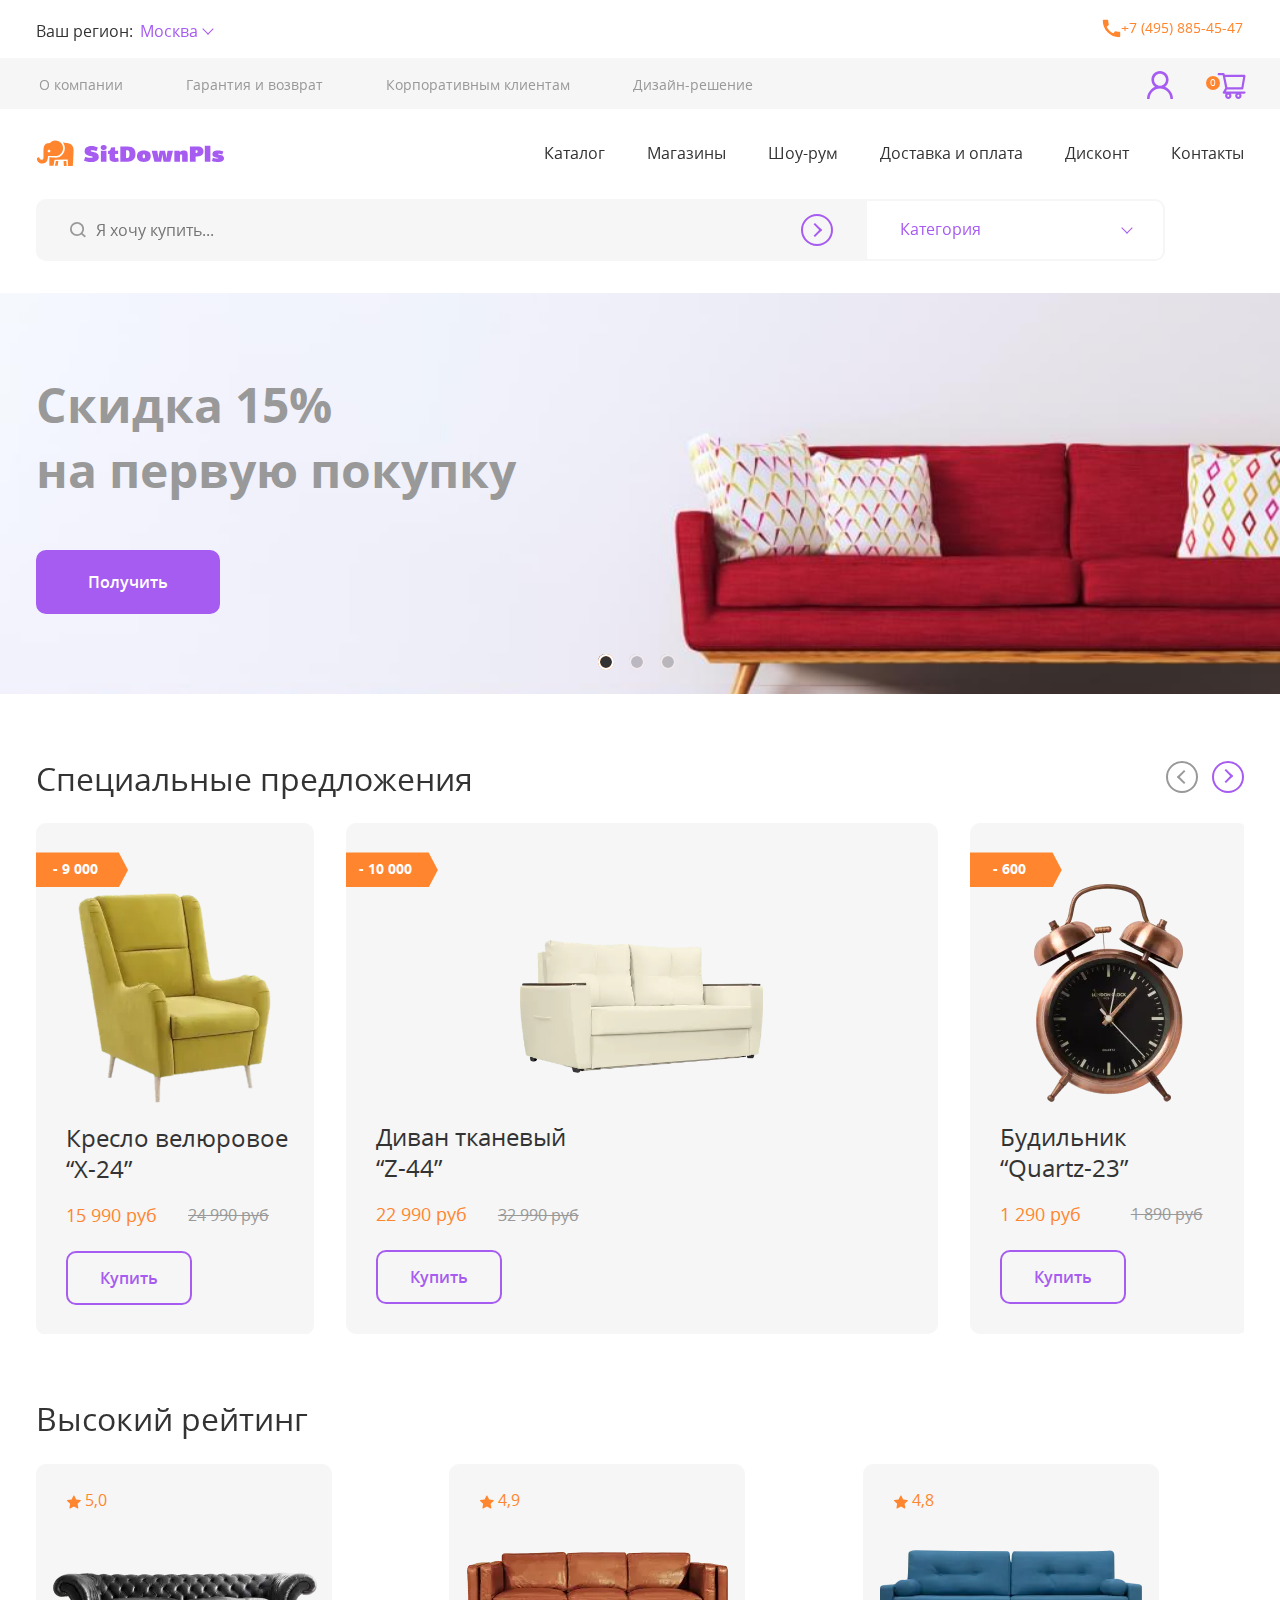
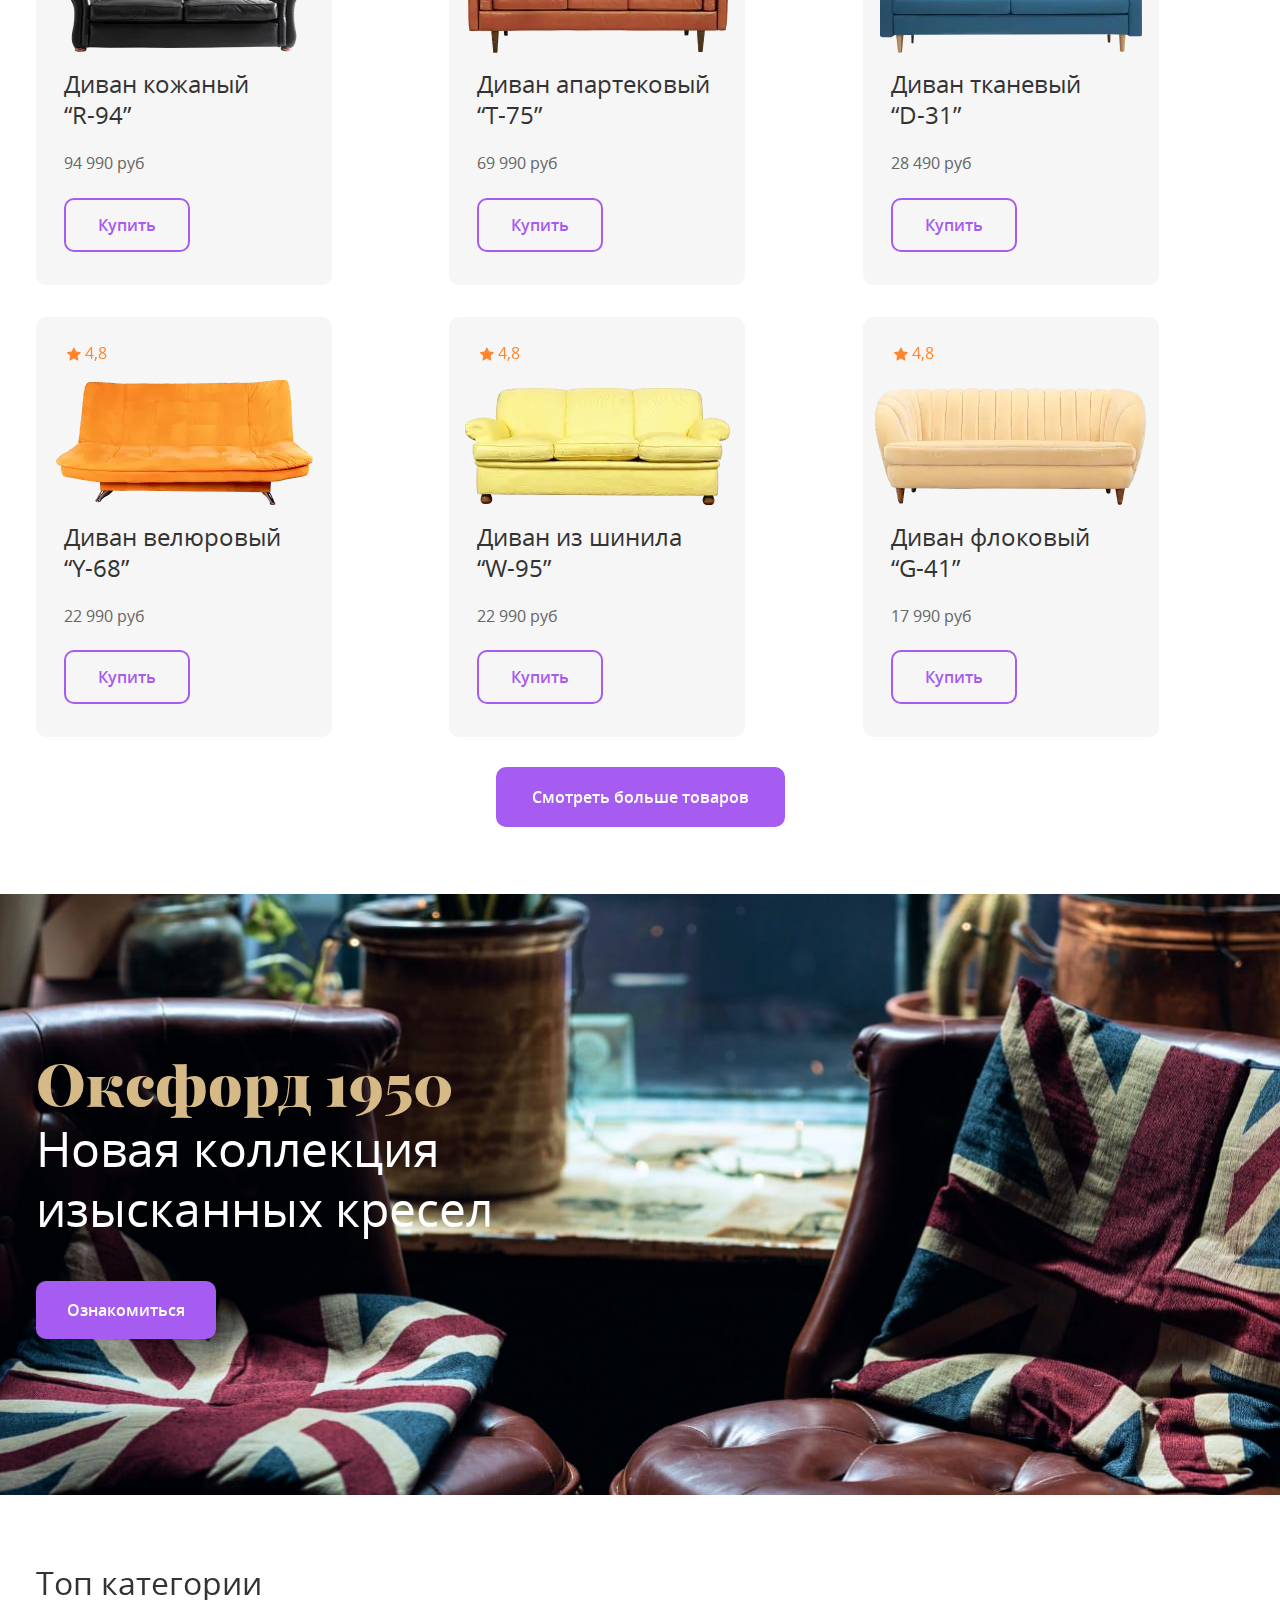
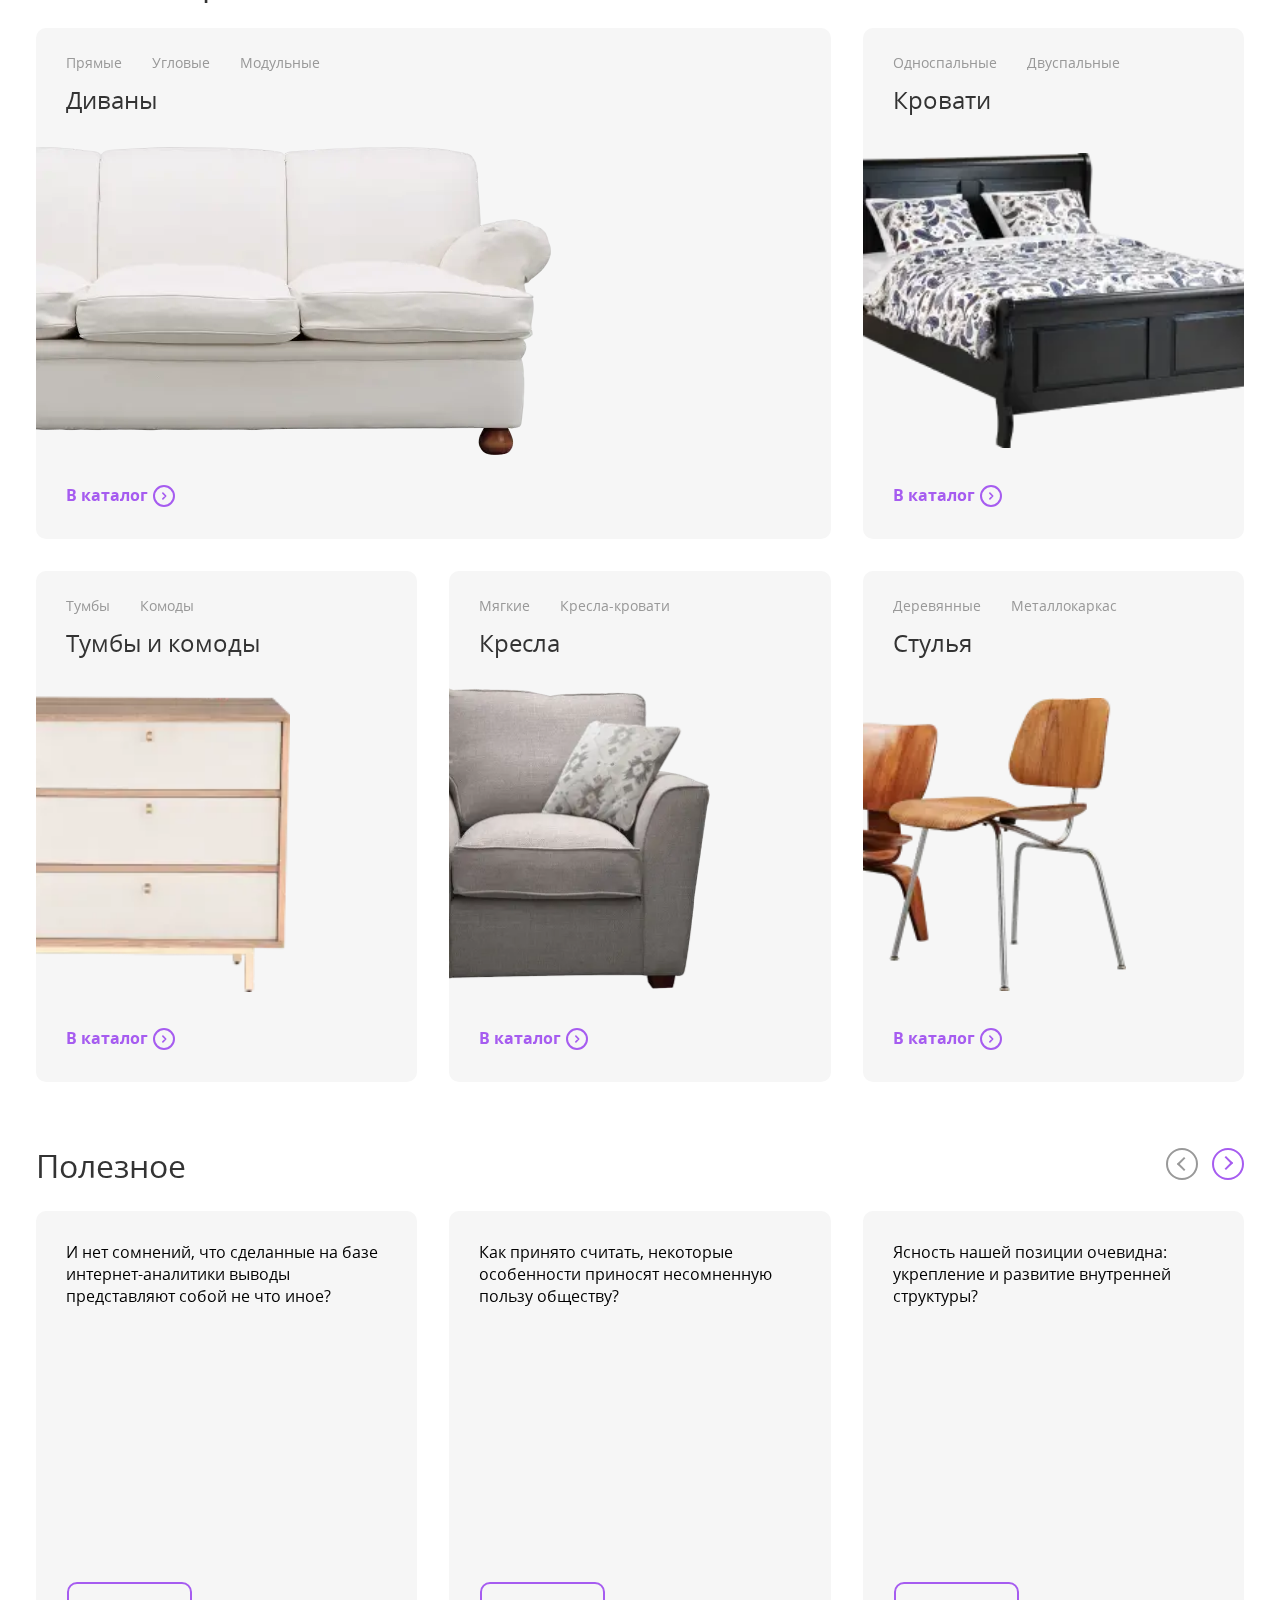
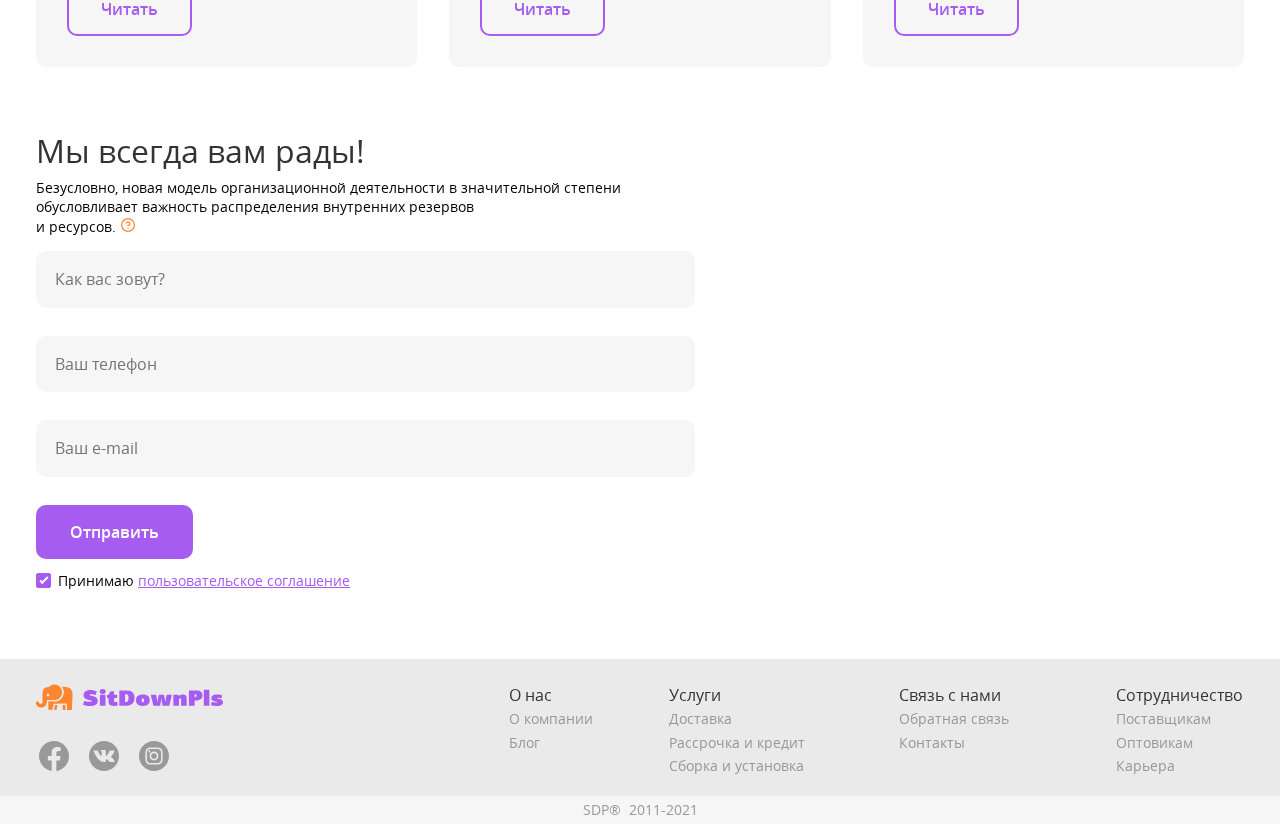
<file: index.html>
<!DOCTYPE html>
<html lang="ru">
  <head>
    <title>SitDownPls</title>
    <meta charset="UTF-8">
    <meta http-equiv="X-UA-Compatible" content="IE=edge">
    <meta name="viewport" content="width=device-width, initial-scale=1.0">
    <meta name="msapplication-TileColor" content="#ffffff">
    <meta name="theme-color" content="#ffffff">
    <link rel="apple-touch-icon" sizes="180x180" href="images/apple-touch-icon.png">
    <link rel="icon" type="image/png" sizes="32x32" href="images/favicon-32x32.png">
    <link rel="icon" type="image/png" sizes="16x16" href="images/favicon-16x16.png">
    <link rel="stylesheet" href="styles.css">
  </head>
  <body>
    <header class="header">
      <div class="header-top">
        <div class="logo-mobile__wrapper"><a class="header__logo" href="/" aria-label="Ссылка на главную страницу"><svg role="img" aria-label="Логотип StdPls" width="187" height="27" viewBox="0 0 187 27" fill="none" xmlns="http://www.w3.org/2000/svg">
<g clip-path="url(#clip0)">
<path fill-rule="evenodd" clip-rule="evenodd" d="M5.43281 23.4518C10.0908 23.4518 10.9685 19.3274 10.9685 16.0252C11.5218 16.0252 15.894 16.0252 17.8882 16.0252C28.7358 16.0252 28.7386 0.569824 18.2342 0.569824C15.3771 0.569824 13.5368 2.3141 13.0441 2.92173C7.18314 2.92173 6.47076 6.00565 6.47076 11.9937C6.47076 13.1489 6.47076 16.9042 6.47076 17.4826C6.47076 18.8906 5.90888 19.804 4.39451 19.804C3.10157 19.804 2.48919 18.6511 1.97263 17.0332C1.70346 17.1788 -0.186649 18.2083 -0.448906 18.3771C0.123005 19.9934 0.735394 23.4518 5.43281 23.4518ZM12.0183 9.64148C13.7928 9.64148 13.9436 12.3294 11.8927 12.3294C10.1638 12.3294 10.2088 9.64148 12.0183 9.64148ZM18.2345 17.6962C16.7347 17.6962 12.3525 17.3692 12.3525 17.3692V25.6558L16.5043 25.7155L17.5422 19.7211L30.6896 19.4723L31.0359 26.0445L35.8797 26.1045C35.8797 26.1045 36.5713 13.2319 36.5713 10.6494C36.5713 5.85938 34.4431 3.14827 29.6516 2.92173C28.4511 2.86502 26.8803 2.63948 25.8458 2.58575C30.355 8.11113 26.7672 17.6962 18.2345 17.6962ZM26.5381 21.0561L26.8838 25.9251L29.6516 25.9851L29.3056 21.0561H26.5381ZM17.8882 25.7758L20.6561 25.8355L21.3477 21.0561H18.9258L17.8882 25.7758Z" fill="#FF862F"/>
</g>
<path d="M54.7904 6.07762C55.7775 6.07762 56.8026 6.18758 57.8656 6.4075C58.9286 6.61276 59.9233 6.93532 60.8497 7.37516L59.574 11.0259C59.1792 10.8939 58.754 10.784 58.2984 10.696C57.858 10.5934 57.4176 10.5127 56.9772 10.4541C56.552 10.3954 56.1344 10.3588 55.7244 10.3441C55.3295 10.3148 54.9727 10.3001 54.6538 10.3001C54.2893 10.3001 54.0311 10.3588 53.8793 10.4761C53.7426 10.5787 53.6743 10.7326 53.6743 10.9379C53.6743 11.1432 53.9096 11.3191 54.3804 11.4657C54.8512 11.5977 55.451 11.7443 56.18 11.9056C56.514 11.9789 56.8785 12.0668 57.2733 12.1695C57.6834 12.2721 58.0934 12.4041 58.5034 12.5653C58.9134 12.7266 59.3159 12.9319 59.7107 13.1811C60.1055 13.4304 60.4548 13.7382 60.7585 14.1048C61.0774 14.4713 61.328 14.9038 61.5103 15.4023C61.6925 15.9008 61.7836 16.4799 61.7836 17.1397C61.7836 17.8141 61.6469 18.4446 61.3736 19.031C61.1154 19.6175 60.675 20.1307 60.0524 20.5705C59.4298 21.0103 58.6097 21.3622 57.5923 21.6261C56.5748 21.8754 55.3144 22 53.8109 22C53.4161 22 52.9453 21.978 52.3986 21.934C51.8671 21.89 51.2901 21.8167 50.6674 21.7141C50.06 21.6115 49.4374 21.4795 48.7995 21.3182C48.1617 21.157 47.5619 20.9517 47 20.7025L48.1845 16.8978C48.8983 17.1177 49.5816 17.2937 50.2346 17.4256C50.9028 17.5429 51.5103 17.6309 52.0569 17.6895C52.6188 17.7482 53.1048 17.7848 53.5148 17.7995C53.9248 17.8141 54.2361 17.8215 54.4487 17.8215C54.9347 17.8215 55.2612 17.7555 55.4282 17.6235C55.6105 17.4916 55.7016 17.3303 55.7016 17.1397C55.7016 16.7732 55.2612 16.4946 54.3804 16.304C53.4692 16.0841 52.6036 15.8642 51.7836 15.6442C50.9636 15.4243 50.2422 15.1384 49.6196 14.7865C49.0121 14.4347 48.5262 13.9802 48.1617 13.423C47.7973 12.8659 47.615 12.1328 47.615 11.2238C47.615 10.5201 47.7289 9.86028 47.9567 9.2445C48.1997 8.61406 48.6021 8.06425 49.164 7.59508C49.7259 7.12592 50.4624 6.75938 51.3736 6.49547C52.2999 6.2169 53.4389 6.07762 54.7904 6.07762Z" fill="#A65CF0"/>
<path d="M63.9038 21.6921C63.919 19.8594 63.919 18.0341 63.9038 16.216C63.8886 14.398 63.8886 12.5727 63.9038 10.74H69.4619C69.4467 12.5727 69.4467 14.398 69.4619 16.216C69.4771 18.0341 69.4771 19.8594 69.4619 21.6921H63.9038ZM69.6897 7.50712C69.6897 8.22553 69.4543 8.81932 68.9836 9.28849C68.5128 9.75766 67.7383 9.99224 66.6601 9.99224C66.1286 9.99224 65.673 9.93359 65.2934 9.8163C64.9137 9.68435 64.6024 9.50841 64.3594 9.28849C64.1316 9.06856 63.9646 8.80466 63.8583 8.49677C63.752 8.18887 63.6988 7.85899 63.6988 7.50712C63.6988 6.75938 63.9266 6.15826 64.3822 5.70375C64.8378 5.23458 65.5971 5 66.6601 5C67.7535 5 68.528 5.23458 68.9836 5.70375C69.4543 6.15826 69.6897 6.75938 69.6897 7.50712Z" fill="#A65CF0"/>
<path d="M78.0512 7.35317V10.74H81.1036V14.0388H78.0512V16.5239C78.0512 16.8611 78.074 17.1324 78.1196 17.3376C78.1803 17.5429 78.2638 17.6969 78.3701 17.7995C78.4916 17.9021 78.6435 17.9681 78.8257 17.9974C79.0079 18.0267 79.2281 18.0414 79.4863 18.0414C79.5926 18.0414 79.8052 18.0267 80.1241 17.9974C80.443 17.9681 80.7923 17.9241 81.1719 17.8655L81.7642 21.3182C81.4605 21.4355 81.134 21.5382 80.7847 21.6261C80.4506 21.6994 80.1089 21.7654 79.7596 21.8241C79.4256 21.8827 79.0915 21.9194 78.7574 21.934C78.4385 21.9633 78.1575 21.978 77.9145 21.978C76.6693 21.978 75.6898 21.8387 74.976 21.5602C74.2623 21.2816 73.7232 20.937 73.3587 20.5265C73.0095 20.1013 72.7893 19.6468 72.6981 19.163C72.607 18.6792 72.5615 18.232 72.5615 17.8215V14.0388H71.0581V11.1138L72.9715 10.564C73.1689 10.0802 73.3663 9.58905 73.5637 9.09056C73.7612 8.59207 73.951 8.10091 74.1332 7.61708L78.0512 7.35317Z" fill="#A65CF0"/>
<path d="M83.3217 21.6921V6.45149H90.5427C92.122 6.45149 93.4204 6.65675 94.4379 7.06727C95.4705 7.46313 96.283 8.00561 96.8752 8.6947C97.4675 9.38379 97.8775 10.1902 98.1053 11.1138C98.3483 12.0375 98.4698 13.0125 98.4698 14.0388C98.4698 15.0358 98.3331 15.9961 98.0598 16.9198C97.7864 17.8435 97.3384 18.6572 96.7158 19.3609C96.0932 20.0647 95.2731 20.6292 94.2557 21.0543C93.2534 21.4795 92.0157 21.6921 90.5427 21.6921H83.3217ZM89.062 10.1462V17.9534H90.1327C90.6186 17.9534 91.0134 17.8508 91.3172 17.6455C91.6361 17.4256 91.879 17.1397 92.0461 16.7878C92.2283 16.4213 92.3498 16.0035 92.4106 15.5343C92.4865 15.0651 92.5245 14.574 92.5245 14.0608C92.5245 13.533 92.4865 13.0345 92.4106 12.5653C92.3346 12.0815 92.198 11.6636 92.0005 11.3118C91.8183 10.9599 91.5601 10.6813 91.226 10.4761C90.892 10.2561 90.4667 10.1462 89.9504 10.1462H89.062Z" fill="#A65CF0"/>
<path d="M113.724 16.194C113.724 17.0444 113.595 17.8215 113.336 18.5252C113.078 19.229 112.668 19.8374 112.106 20.3506C111.56 20.8491 110.854 21.2376 109.988 21.5162C109.122 21.7947 108.075 21.934 106.844 21.934C105.599 21.934 104.544 21.7947 103.678 21.5162C102.813 21.2376 102.106 20.8491 101.56 20.3506C101.013 19.8374 100.611 19.229 100.352 18.5252C100.109 17.8215 99.988 17.0444 99.988 16.194C99.988 15.3583 100.109 14.5886 100.352 13.8849C100.611 13.1811 101.013 12.58 101.56 12.0815C102.122 11.583 102.835 11.1945 103.701 10.9159C104.567 10.6373 105.614 10.4981 106.844 10.4981C108.075 10.4981 109.122 10.6373 109.988 10.9159C110.869 11.1945 111.582 11.583 112.129 12.0815C112.676 12.58 113.078 13.1811 113.336 13.8849C113.595 14.5886 113.724 15.3583 113.724 16.194ZM108.029 16.194C108.029 15.4756 107.945 14.9552 107.778 14.6326C107.611 14.2954 107.3 14.1268 106.844 14.1268C106.389 14.1268 106.078 14.3174 105.911 14.6986C105.743 15.0798 105.66 15.5783 105.66 16.194C105.66 16.9711 105.743 17.5282 105.911 17.8655C106.078 18.2027 106.389 18.3713 106.844 18.3713C107.3 18.3713 107.611 18.2027 107.778 17.8655C107.945 17.5282 108.029 16.9711 108.029 16.194Z" fill="#A65CF0"/>
<path d="M129.475 17.9094L129.862 14.7646L130.591 10.762H135.921C135.511 12.6093 135.078 14.4347 134.623 16.238C134.182 18.0414 133.749 19.8594 133.324 21.6921H126.582L125.784 17.6675L125.397 14.6546H125.215L124.873 17.6455L124.121 21.6921H117.424C116.984 19.8594 116.528 18.0487 116.058 16.26C115.587 14.4713 115.139 12.6386 114.714 10.762H120.158L120.887 14.8525L121.274 17.9974H121.411L121.889 14.8305L122.755 10.762H127.994L128.837 14.7865L129.315 17.9094H129.475Z" fill="#A65CF0"/>
<path d="M142.787 11.9056C143.47 11.4071 144.176 11.0405 144.905 10.806C145.649 10.5714 146.295 10.4541 146.841 10.4541C148.238 10.4541 149.233 10.806 149.825 11.5097C150.418 12.1988 150.714 13.2251 150.714 14.5886V21.6921H145.133V15.6223C145.133 15.1971 145.049 14.9038 144.882 14.7426C144.73 14.5813 144.48 14.5006 144.131 14.5006C143.994 14.5006 143.819 14.53 143.607 14.5886C143.394 14.6473 143.181 14.7499 142.969 14.8965V21.6921H137.365C137.38 19.8594 137.38 18.0341 137.365 16.216C137.35 14.3834 137.35 12.5507 137.365 10.718H142.513L142.627 11.8396L142.787 11.9056Z" fill="#A65CF0"/>
<path d="M166.48 11.4877C166.48 12.1768 166.351 12.8292 166.093 13.445C165.85 14.0461 165.478 14.574 164.977 15.0285C164.476 15.483 163.861 15.8422 163.132 16.1061C162.403 16.37 161.56 16.5019 160.603 16.5019H158.644V21.6921H152.904V6.45149H160.239C161.423 6.45149 162.418 6.58344 163.223 6.84735C164.028 7.11126 164.666 7.47046 165.136 7.92497C165.622 8.37947 165.964 8.91462 166.161 9.5304C166.374 10.1462 166.48 10.7986 166.48 11.4877ZM158.644 10.1462V12.9392H159.351C159.776 12.9392 160.102 12.8219 160.33 12.5873C160.573 12.3527 160.694 12.0229 160.694 11.5977C160.694 11.0405 160.558 10.6593 160.284 10.4541C160.011 10.2488 159.654 10.1462 159.214 10.1462H158.644Z" fill="#A65CF0"/>
<path d="M167.826 21.6921C167.841 19.0237 167.833 16.37 167.803 13.7309C167.788 11.0918 167.795 8.43812 167.826 5.76973H173.361C173.376 8.43812 173.384 11.0918 173.384 13.7309C173.384 16.37 173.384 19.0237 173.384 21.6921H167.826Z" fill="#A65CF0"/>
<path d="M181.282 10.4321C182.103 10.4321 182.945 10.5127 183.811 10.674C184.677 10.8206 185.497 11.0625 186.271 11.3997L185.314 14.4347C184.631 14.2147 183.97 14.0608 183.333 13.9728C182.695 13.8849 182.125 13.8409 181.624 13.8409C181.396 13.8409 181.237 13.8702 181.146 13.9288C181.055 13.9875 181.009 14.0828 181.009 14.2147C181.009 14.2881 181.138 14.3614 181.396 14.4347C181.655 14.4933 181.966 14.5593 182.33 14.6326C182.786 14.7059 183.287 14.8159 183.834 14.9625C184.38 15.0944 184.889 15.2997 185.36 15.5783C185.831 15.8568 186.218 16.2307 186.522 16.6999C186.841 17.1544 187 17.7408 187 18.4593C187 18.9431 186.894 19.3976 186.681 19.8228C186.468 20.248 186.104 20.6218 185.588 20.9444C185.087 21.2523 184.418 21.5015 183.583 21.6921C182.748 21.868 181.715 21.956 180.485 21.956C180.166 21.956 179.787 21.9414 179.346 21.912C178.921 21.8827 178.458 21.8314 177.957 21.7581C177.456 21.6848 176.939 21.5895 176.408 21.4722C175.891 21.3402 175.398 21.179 174.927 20.9884L175.838 17.8215C177.099 18.1734 178.086 18.3859 178.8 18.4593C179.513 18.5179 180.037 18.5472 180.371 18.5472C180.629 18.5472 180.842 18.5326 181.009 18.5032C181.176 18.4593 181.26 18.3786 181.26 18.2613C181.26 18.1587 181.214 18.0781 181.123 18.0194C181.032 17.9608 180.918 17.9168 180.781 17.8875C180.645 17.8435 180.493 17.8068 180.326 17.7775C180.174 17.7482 180.03 17.7188 179.893 17.6895C179.331 17.5576 178.777 17.4183 178.23 17.2717C177.699 17.1251 177.22 16.9271 176.795 16.6779C176.385 16.4286 176.051 16.1134 175.793 15.7322C175.535 15.3364 175.405 14.8232 175.405 14.1928C175.405 13.6796 175.504 13.1958 175.702 12.7413C175.899 12.2868 176.226 11.8909 176.681 11.5537C177.137 11.2018 177.737 10.9306 178.481 10.74C179.24 10.5347 180.174 10.4321 181.282 10.4321Z" fill="#A65CF0"/>
<defs>
<clipPath>
<rect width="37" height="27" fill="white" transform="matrix(-1 0 0 1 37 0)"/>
</clipPath>
</defs>
</svg></a></div>
        <div class="container header-top__container">
          <label class="city-label"><span class="header__region">Ваш регион:</span>
            <select class="city-select" name="city-select" id="#city-select" data-trigger>
                  <option value="moscow">Москва</option>
                  <option value="kazan">Казань</option>
                  <option value="ufa">Уфа</option>
                  <option value="perm">Пермь</option>
            </select>
          </label><a class="link tel-number" href="tel:+74958854547"><svg role="img" aria-label="Изображение телефонной трубки" width="100%" height="100%" viewbox="0 0 18 18" fill="#ff862f" xmlns="http://www.w3.org/2000/svg">
<path d="M16.3425 12.0983C15.215 12.0983 14.1242 11.915 13.1067 11.585C12.7858 11.475 12.4283 11.5575 12.1808 11.805L10.7417 13.6108C8.1475 12.3733 5.71833 10.0358 4.42583 7.35L6.21333 5.82833C6.46083 5.57167 6.53417 5.21417 6.43333 4.89333C6.09417 3.87583 5.92 2.785 5.92 1.6575C5.92 1.1625 5.5075 0.75 5.0125 0.75H1.84083C1.34583 0.75 0.75 0.97 0.75 1.6575C0.75 10.1733 7.83583 17.25 16.3425 17.25C16.9933 17.25 17.25 16.6725 17.25 16.1683V13.0058C17.25 12.5108 16.8375 12.0983 16.3425 12.0983Z" />
</svg><span class="tel-number__text">+7 (495) 885-45-47</span></a>
          <nav class="header-top__nav desktop-nav">
                <ul class="header-top__list">
                  <li class="header-top__list-item"><a class="link header-top__link" href="/about.html">О компании</a></li>
                  <li class="header-top__list-item"><a class="link header-top__link" href="/guarantee.html">Гарантия и возврат</a></li>
                  <li class="header-top__list-item"><a class="link header-top__link" href="/cooperation.html">Корпоративным клиентам</a></li>
                  <li class="header-top__list-item"><a class="link header-top__link" href="/design.html">Дизайн-решение</a></li>
                </ul>
          </nav>
        </div>
        <div class="tablet-nav__wrapper">
          <div class="container tablet-nav__container">
            <nav class="header-top__nav tablet-nav">
                  <ul class="header-top__list">
                    <li class="header-top__list-item"><a class="link header-top__link" href="/about.html">О компании</a></li>
                    <li class="header-top__list-item"><a class="link header-top__link" href="/guarantee.html">Гарантия и возврат</a></li>
                    <li class="header-top__list-item"><a class="link header-top__link" href="/cooperation.html">Корпоративным клиентам</a></li>
                    <li class="header-top__list-item"><a class="link header-top__link" href="/design.html">Дизайн-решение</a></li>
                  </ul>
            </nav>
                <div class="header__box"><a class="link personal-cabinet" href="#" aria-label="Вход в личный кабинет"><svg role="img" aria-label="Изображение иконки пользователя" width="100%" height="100%" viewbox="0 0 26 28" fill="#a65cf0" xmlns="http://www.w3.org/2000/svg">
<path d="M24.98 22.8503C24.3278 21.2785 23.3813 19.8508 22.1933 18.6467C21.0089 17.4392 19.6059 16.4764 18.0617 15.8116C18.0478 15.8045 18.034 15.801 18.0202 15.794C20.1742 14.2111 21.5744 11.6327 21.5744 8.72362C21.5744 3.90452 17.7367 0 13 0C8.26333 0 4.42559 3.90452 4.42559 8.72362C4.42559 11.6327 5.82585 14.2111 7.97982 15.7975C7.96599 15.8045 7.95216 15.808 7.93833 15.8151C6.38941 16.4799 4.99952 17.4332 3.80671 18.6503C2.61981 19.8553 1.67349 21.2827 1.02003 22.8538C0.37806 24.3918 0.0318323 26.0409 8.64563e-05 27.7116C-0.000836348 27.7491 0.00563604 27.7864 0.0191224 27.8214C0.0326088 27.8564 0.0528363 27.8882 0.0786128 27.9151C0.104389 27.942 0.135194 27.9633 0.16921 27.9779C0.203227 27.9925 0.239768 28 0.27668 28H2.35113C2.50326 28 2.62427 27.8769 2.62773 27.7256C2.69688 25.01 3.76868 22.4668 5.66335 20.5392C7.62371 18.5447 10.2271 17.4472 13 17.4472C15.7729 17.4472 18.3763 18.5447 20.3367 20.5392C22.2313 22.4668 23.3031 25.01 23.3723 27.7256C23.3757 27.8804 23.4967 28 23.6489 28H25.7233C25.7602 28 25.7968 27.9925 25.8308 27.9779C25.8648 27.9633 25.8956 27.942 25.9214 27.9151C25.9472 27.8882 25.9674 27.8564 25.9809 27.8214C25.9944 27.7864 26.0008 27.7491 25.9999 27.7116C25.9653 26.0301 25.6231 24.3945 24.98 22.8503ZM13 14.7739C11.413 14.7739 9.91943 14.1442 8.79577 13.001C7.67211 11.8578 7.05323 10.3382 7.05323 8.72362C7.05323 7.10905 7.67211 5.58945 8.79577 4.44623C9.91943 3.30301 11.413 2.67337 13 2.67337C14.587 2.67337 16.0806 3.30301 17.2042 4.44623C18.3279 5.58945 18.9468 7.10905 18.9468 8.72362C18.9468 10.3382 18.3279 11.8578 17.2042 13.001C16.0806 14.1442 14.587 14.7739 13 14.7739Z" />
</svg></a><a class="link basket" href="#" aria-label="Корзина товаров"><span class="basket__ellipse">0</span><svg role="img" aria-label="Изображение иконки корзины" width="100%" height="100%" viewbox="0 0 41 28" fill="#a65cf0" xmlns="http://www.w3.org/2000/svg">
<path d="M39.8162 19.8503H19.902L20.9019 17.7365L37.5154 17.7052C38.0772 17.7052 38.5588 17.2887 38.6591 16.7125L40.9599 3.34598C41.0201 2.99541 40.9298 2.63444 40.7091 2.36023C40.6 2.22528 40.4639 2.11658 40.3103 2.04166C40.1567 1.96674 39.9892 1.9274 39.8195 1.92637L18.6848 1.85348L18.5042 0.971861C18.3905 0.40957 17.9022 0 17.3471 0H12.1805C11.8674 0 11.5671 0.129087 11.3458 0.358864C11.1244 0.588641 11 0.900285 11 1.22524C11 1.55019 11.1244 1.86184 11.3458 2.09161C11.5671 2.32139 11.8674 2.45048 12.1805 2.45048H16.3907L17.1799 6.34486L19.1228 16.1086L16.6214 20.3466C16.4915 20.5286 16.4133 20.7446 16.3956 20.9704C16.3778 21.1961 16.4213 21.4225 16.5211 21.6239C16.7218 22.0369 17.1264 22.2973 17.5745 22.2973H19.6746C19.2269 22.9145 18.9851 23.6662 18.9857 24.4388C18.9857 26.4034 20.524 28 22.4168 28C24.3096 28 25.8478 26.4034 25.8478 24.4388C25.8478 23.6648 25.6004 22.9116 25.159 22.2973H30.5463C30.0986 22.9145 29.8568 23.6662 29.8574 24.4388C29.8574 26.4034 31.3957 28 33.2885 28C35.1812 28 36.7195 26.4034 36.7195 24.4388C36.7195 23.6648 36.4721 22.9116 36.0307 22.2973H39.8195C40.4683 22.2973 41 21.7489 41 21.072C40.9981 20.7474 40.8725 20.4368 40.6507 20.2079C40.4289 19.979 40.1289 19.8504 39.8162 19.8503ZM19.1763 4.26925L38.4317 4.33519L36.5456 15.2964L21.4202 15.3242L19.1763 4.26925ZM22.4168 25.5356C21.8349 25.5356 21.36 25.0428 21.36 24.4388C21.36 23.8349 21.8349 23.342 22.4168 23.342C22.9987 23.342 23.4735 23.8349 23.4735 24.4388C23.4735 24.7297 23.3622 25.0087 23.164 25.2144C22.9658 25.4201 22.6971 25.5356 22.4168 25.5356ZM33.2885 25.5356C32.7066 25.5356 32.2317 25.0428 32.2317 24.4388C32.2317 23.8349 32.7066 23.342 33.2885 23.342C33.8704 23.342 34.3452 23.8349 34.3452 24.4388C34.3452 24.7297 34.2339 25.0087 34.0357 25.2144C33.8375 25.4201 33.5687 25.5356 33.2885 25.5356Z" fill="#A65CF0" />
</svg></a></div>
          </div>
        </div>
      </div>
      <div class="header-middle">
        <div class="container header-middle__container">
          <button class="burger js-burger"><span class="burger__line"></span><span class="burger__line"></span><span class="burger__line"></span></button><a class="link header__logo header__logo--middle" href="/"><svg role="img" aria-label="Логотип StdPls" width="187" height="27" viewBox="0 0 187 27" fill="none" xmlns="http://www.w3.org/2000/svg">
<g clip-path="url(#clip0)">
<path fill-rule="evenodd" clip-rule="evenodd" d="M5.43281 23.4518C10.0908 23.4518 10.9685 19.3274 10.9685 16.0252C11.5218 16.0252 15.894 16.0252 17.8882 16.0252C28.7358 16.0252 28.7386 0.569824 18.2342 0.569824C15.3771 0.569824 13.5368 2.3141 13.0441 2.92173C7.18314 2.92173 6.47076 6.00565 6.47076 11.9937C6.47076 13.1489 6.47076 16.9042 6.47076 17.4826C6.47076 18.8906 5.90888 19.804 4.39451 19.804C3.10157 19.804 2.48919 18.6511 1.97263 17.0332C1.70346 17.1788 -0.186649 18.2083 -0.448906 18.3771C0.123005 19.9934 0.735394 23.4518 5.43281 23.4518ZM12.0183 9.64148C13.7928 9.64148 13.9436 12.3294 11.8927 12.3294C10.1638 12.3294 10.2088 9.64148 12.0183 9.64148ZM18.2345 17.6962C16.7347 17.6962 12.3525 17.3692 12.3525 17.3692V25.6558L16.5043 25.7155L17.5422 19.7211L30.6896 19.4723L31.0359 26.0445L35.8797 26.1045C35.8797 26.1045 36.5713 13.2319 36.5713 10.6494C36.5713 5.85938 34.4431 3.14827 29.6516 2.92173C28.4511 2.86502 26.8803 2.63948 25.8458 2.58575C30.355 8.11113 26.7672 17.6962 18.2345 17.6962ZM26.5381 21.0561L26.8838 25.9251L29.6516 25.9851L29.3056 21.0561H26.5381ZM17.8882 25.7758L20.6561 25.8355L21.3477 21.0561H18.9258L17.8882 25.7758Z" fill="#FF862F"/>
</g>
<path d="M54.7904 6.07762C55.7775 6.07762 56.8026 6.18758 57.8656 6.4075C58.9286 6.61276 59.9233 6.93532 60.8497 7.37516L59.574 11.0259C59.1792 10.8939 58.754 10.784 58.2984 10.696C57.858 10.5934 57.4176 10.5127 56.9772 10.4541C56.552 10.3954 56.1344 10.3588 55.7244 10.3441C55.3295 10.3148 54.9727 10.3001 54.6538 10.3001C54.2893 10.3001 54.0311 10.3588 53.8793 10.4761C53.7426 10.5787 53.6743 10.7326 53.6743 10.9379C53.6743 11.1432 53.9096 11.3191 54.3804 11.4657C54.8512 11.5977 55.451 11.7443 56.18 11.9056C56.514 11.9789 56.8785 12.0668 57.2733 12.1695C57.6834 12.2721 58.0934 12.4041 58.5034 12.5653C58.9134 12.7266 59.3159 12.9319 59.7107 13.1811C60.1055 13.4304 60.4548 13.7382 60.7585 14.1048C61.0774 14.4713 61.328 14.9038 61.5103 15.4023C61.6925 15.9008 61.7836 16.4799 61.7836 17.1397C61.7836 17.8141 61.6469 18.4446 61.3736 19.031C61.1154 19.6175 60.675 20.1307 60.0524 20.5705C59.4298 21.0103 58.6097 21.3622 57.5923 21.6261C56.5748 21.8754 55.3144 22 53.8109 22C53.4161 22 52.9453 21.978 52.3986 21.934C51.8671 21.89 51.2901 21.8167 50.6674 21.7141C50.06 21.6115 49.4374 21.4795 48.7995 21.3182C48.1617 21.157 47.5619 20.9517 47 20.7025L48.1845 16.8978C48.8983 17.1177 49.5816 17.2937 50.2346 17.4256C50.9028 17.5429 51.5103 17.6309 52.0569 17.6895C52.6188 17.7482 53.1048 17.7848 53.5148 17.7995C53.9248 17.8141 54.2361 17.8215 54.4487 17.8215C54.9347 17.8215 55.2612 17.7555 55.4282 17.6235C55.6105 17.4916 55.7016 17.3303 55.7016 17.1397C55.7016 16.7732 55.2612 16.4946 54.3804 16.304C53.4692 16.0841 52.6036 15.8642 51.7836 15.6442C50.9636 15.4243 50.2422 15.1384 49.6196 14.7865C49.0121 14.4347 48.5262 13.9802 48.1617 13.423C47.7973 12.8659 47.615 12.1328 47.615 11.2238C47.615 10.5201 47.7289 9.86028 47.9567 9.2445C48.1997 8.61406 48.6021 8.06425 49.164 7.59508C49.7259 7.12592 50.4624 6.75938 51.3736 6.49547C52.2999 6.2169 53.4389 6.07762 54.7904 6.07762Z" fill="#A65CF0"/>
<path d="M63.9038 21.6921C63.919 19.8594 63.919 18.0341 63.9038 16.216C63.8886 14.398 63.8886 12.5727 63.9038 10.74H69.4619C69.4467 12.5727 69.4467 14.398 69.4619 16.216C69.4771 18.0341 69.4771 19.8594 69.4619 21.6921H63.9038ZM69.6897 7.50712C69.6897 8.22553 69.4543 8.81932 68.9836 9.28849C68.5128 9.75766 67.7383 9.99224 66.6601 9.99224C66.1286 9.99224 65.673 9.93359 65.2934 9.8163C64.9137 9.68435 64.6024 9.50841 64.3594 9.28849C64.1316 9.06856 63.9646 8.80466 63.8583 8.49677C63.752 8.18887 63.6988 7.85899 63.6988 7.50712C63.6988 6.75938 63.9266 6.15826 64.3822 5.70375C64.8378 5.23458 65.5971 5 66.6601 5C67.7535 5 68.528 5.23458 68.9836 5.70375C69.4543 6.15826 69.6897 6.75938 69.6897 7.50712Z" fill="#A65CF0"/>
<path d="M78.0512 7.35317V10.74H81.1036V14.0388H78.0512V16.5239C78.0512 16.8611 78.074 17.1324 78.1196 17.3376C78.1803 17.5429 78.2638 17.6969 78.3701 17.7995C78.4916 17.9021 78.6435 17.9681 78.8257 17.9974C79.0079 18.0267 79.2281 18.0414 79.4863 18.0414C79.5926 18.0414 79.8052 18.0267 80.1241 17.9974C80.443 17.9681 80.7923 17.9241 81.1719 17.8655L81.7642 21.3182C81.4605 21.4355 81.134 21.5382 80.7847 21.6261C80.4506 21.6994 80.1089 21.7654 79.7596 21.8241C79.4256 21.8827 79.0915 21.9194 78.7574 21.934C78.4385 21.9633 78.1575 21.978 77.9145 21.978C76.6693 21.978 75.6898 21.8387 74.976 21.5602C74.2623 21.2816 73.7232 20.937 73.3587 20.5265C73.0095 20.1013 72.7893 19.6468 72.6981 19.163C72.607 18.6792 72.5615 18.232 72.5615 17.8215V14.0388H71.0581V11.1138L72.9715 10.564C73.1689 10.0802 73.3663 9.58905 73.5637 9.09056C73.7612 8.59207 73.951 8.10091 74.1332 7.61708L78.0512 7.35317Z" fill="#A65CF0"/>
<path d="M83.3217 21.6921V6.45149H90.5427C92.122 6.45149 93.4204 6.65675 94.4379 7.06727C95.4705 7.46313 96.283 8.00561 96.8752 8.6947C97.4675 9.38379 97.8775 10.1902 98.1053 11.1138C98.3483 12.0375 98.4698 13.0125 98.4698 14.0388C98.4698 15.0358 98.3331 15.9961 98.0598 16.9198C97.7864 17.8435 97.3384 18.6572 96.7158 19.3609C96.0932 20.0647 95.2731 20.6292 94.2557 21.0543C93.2534 21.4795 92.0157 21.6921 90.5427 21.6921H83.3217ZM89.062 10.1462V17.9534H90.1327C90.6186 17.9534 91.0134 17.8508 91.3172 17.6455C91.6361 17.4256 91.879 17.1397 92.0461 16.7878C92.2283 16.4213 92.3498 16.0035 92.4106 15.5343C92.4865 15.0651 92.5245 14.574 92.5245 14.0608C92.5245 13.533 92.4865 13.0345 92.4106 12.5653C92.3346 12.0815 92.198 11.6636 92.0005 11.3118C91.8183 10.9599 91.5601 10.6813 91.226 10.4761C90.892 10.2561 90.4667 10.1462 89.9504 10.1462H89.062Z" fill="#A65CF0"/>
<path d="M113.724 16.194C113.724 17.0444 113.595 17.8215 113.336 18.5252C113.078 19.229 112.668 19.8374 112.106 20.3506C111.56 20.8491 110.854 21.2376 109.988 21.5162C109.122 21.7947 108.075 21.934 106.844 21.934C105.599 21.934 104.544 21.7947 103.678 21.5162C102.813 21.2376 102.106 20.8491 101.56 20.3506C101.013 19.8374 100.611 19.229 100.352 18.5252C100.109 17.8215 99.988 17.0444 99.988 16.194C99.988 15.3583 100.109 14.5886 100.352 13.8849C100.611 13.1811 101.013 12.58 101.56 12.0815C102.122 11.583 102.835 11.1945 103.701 10.9159C104.567 10.6373 105.614 10.4981 106.844 10.4981C108.075 10.4981 109.122 10.6373 109.988 10.9159C110.869 11.1945 111.582 11.583 112.129 12.0815C112.676 12.58 113.078 13.1811 113.336 13.8849C113.595 14.5886 113.724 15.3583 113.724 16.194ZM108.029 16.194C108.029 15.4756 107.945 14.9552 107.778 14.6326C107.611 14.2954 107.3 14.1268 106.844 14.1268C106.389 14.1268 106.078 14.3174 105.911 14.6986C105.743 15.0798 105.66 15.5783 105.66 16.194C105.66 16.9711 105.743 17.5282 105.911 17.8655C106.078 18.2027 106.389 18.3713 106.844 18.3713C107.3 18.3713 107.611 18.2027 107.778 17.8655C107.945 17.5282 108.029 16.9711 108.029 16.194Z" fill="#A65CF0"/>
<path d="M129.475 17.9094L129.862 14.7646L130.591 10.762H135.921C135.511 12.6093 135.078 14.4347 134.623 16.238C134.182 18.0414 133.749 19.8594 133.324 21.6921H126.582L125.784 17.6675L125.397 14.6546H125.215L124.873 17.6455L124.121 21.6921H117.424C116.984 19.8594 116.528 18.0487 116.058 16.26C115.587 14.4713 115.139 12.6386 114.714 10.762H120.158L120.887 14.8525L121.274 17.9974H121.411L121.889 14.8305L122.755 10.762H127.994L128.837 14.7865L129.315 17.9094H129.475Z" fill="#A65CF0"/>
<path d="M142.787 11.9056C143.47 11.4071 144.176 11.0405 144.905 10.806C145.649 10.5714 146.295 10.4541 146.841 10.4541C148.238 10.4541 149.233 10.806 149.825 11.5097C150.418 12.1988 150.714 13.2251 150.714 14.5886V21.6921H145.133V15.6223C145.133 15.1971 145.049 14.9038 144.882 14.7426C144.73 14.5813 144.48 14.5006 144.131 14.5006C143.994 14.5006 143.819 14.53 143.607 14.5886C143.394 14.6473 143.181 14.7499 142.969 14.8965V21.6921H137.365C137.38 19.8594 137.38 18.0341 137.365 16.216C137.35 14.3834 137.35 12.5507 137.365 10.718H142.513L142.627 11.8396L142.787 11.9056Z" fill="#A65CF0"/>
<path d="M166.48 11.4877C166.48 12.1768 166.351 12.8292 166.093 13.445C165.85 14.0461 165.478 14.574 164.977 15.0285C164.476 15.483 163.861 15.8422 163.132 16.1061C162.403 16.37 161.56 16.5019 160.603 16.5019H158.644V21.6921H152.904V6.45149H160.239C161.423 6.45149 162.418 6.58344 163.223 6.84735C164.028 7.11126 164.666 7.47046 165.136 7.92497C165.622 8.37947 165.964 8.91462 166.161 9.5304C166.374 10.1462 166.48 10.7986 166.48 11.4877ZM158.644 10.1462V12.9392H159.351C159.776 12.9392 160.102 12.8219 160.33 12.5873C160.573 12.3527 160.694 12.0229 160.694 11.5977C160.694 11.0405 160.558 10.6593 160.284 10.4541C160.011 10.2488 159.654 10.1462 159.214 10.1462H158.644Z" fill="#A65CF0"/>
<path d="M167.826 21.6921C167.841 19.0237 167.833 16.37 167.803 13.7309C167.788 11.0918 167.795 8.43812 167.826 5.76973H173.361C173.376 8.43812 173.384 11.0918 173.384 13.7309C173.384 16.37 173.384 19.0237 173.384 21.6921H167.826Z" fill="#A65CF0"/>
<path d="M181.282 10.4321C182.103 10.4321 182.945 10.5127 183.811 10.674C184.677 10.8206 185.497 11.0625 186.271 11.3997L185.314 14.4347C184.631 14.2147 183.97 14.0608 183.333 13.9728C182.695 13.8849 182.125 13.8409 181.624 13.8409C181.396 13.8409 181.237 13.8702 181.146 13.9288C181.055 13.9875 181.009 14.0828 181.009 14.2147C181.009 14.2881 181.138 14.3614 181.396 14.4347C181.655 14.4933 181.966 14.5593 182.33 14.6326C182.786 14.7059 183.287 14.8159 183.834 14.9625C184.38 15.0944 184.889 15.2997 185.36 15.5783C185.831 15.8568 186.218 16.2307 186.522 16.6999C186.841 17.1544 187 17.7408 187 18.4593C187 18.9431 186.894 19.3976 186.681 19.8228C186.468 20.248 186.104 20.6218 185.588 20.9444C185.087 21.2523 184.418 21.5015 183.583 21.6921C182.748 21.868 181.715 21.956 180.485 21.956C180.166 21.956 179.787 21.9414 179.346 21.912C178.921 21.8827 178.458 21.8314 177.957 21.7581C177.456 21.6848 176.939 21.5895 176.408 21.4722C175.891 21.3402 175.398 21.179 174.927 20.9884L175.838 17.8215C177.099 18.1734 178.086 18.3859 178.8 18.4593C179.513 18.5179 180.037 18.5472 180.371 18.5472C180.629 18.5472 180.842 18.5326 181.009 18.5032C181.176 18.4593 181.26 18.3786 181.26 18.2613C181.26 18.1587 181.214 18.0781 181.123 18.0194C181.032 17.9608 180.918 17.9168 180.781 17.8875C180.645 17.8435 180.493 17.8068 180.326 17.7775C180.174 17.7482 180.03 17.7188 179.893 17.6895C179.331 17.5576 178.777 17.4183 178.23 17.2717C177.699 17.1251 177.22 16.9271 176.795 16.6779C176.385 16.4286 176.051 16.1134 175.793 15.7322C175.535 15.3364 175.405 14.8232 175.405 14.1928C175.405 13.6796 175.504 13.1958 175.702 12.7413C175.899 12.2868 176.226 11.8909 176.681 11.5537C177.137 11.2018 177.737 10.9306 178.481 10.74C179.24 10.5347 180.174 10.4321 181.282 10.4321Z" fill="#A65CF0"/>
<defs>
<clipPath>
<rect width="37" height="27" fill="white" transform="matrix(-1 0 0 1 37 0)"/>
</clipPath>
</defs>
</svg></a>
          <nav class="header__nav">
                <ul class="header-middle__list">
                  <li class="header-middle__list-item"><a class="link header-middle__link" href="/catalog.html">Каталог</a></li>
                  <li class="header-middle__list-item"><a class="link header-middle__link" href="/shop.html">Магазины</a></li>
                  <li class="header-middle__list-item"><a class="link header-middle__link" href="/showroom.html">Шоу-рум</a></li>
                  <li class="header-middle__list-item"><a class="link header-middle__link" href="/delivery.html">Доставка и оплата</a></li>
                  <li class="header-middle__list-item"><a class="link header-middle__link" href="/discount.html">Дисконт</a></li>
                  <li class="header-middle__list-item"><a class="link header-middle__link" href="/contacts.html">Контакты</a></li>
                </ul>
          </nav>
              <div class="header__box"><a class="link personal-cabinet" href="#" aria-label="Вход в личный кабинет"><svg role="img" aria-label="Изображение иконки пользователя" width="100%" height="100%" viewbox="0 0 26 28" fill="#a65cf0" xmlns="http://www.w3.org/2000/svg">
<path d="M24.98 22.8503C24.3278 21.2785 23.3813 19.8508 22.1933 18.6467C21.0089 17.4392 19.6059 16.4764 18.0617 15.8116C18.0478 15.8045 18.034 15.801 18.0202 15.794C20.1742 14.2111 21.5744 11.6327 21.5744 8.72362C21.5744 3.90452 17.7367 0 13 0C8.26333 0 4.42559 3.90452 4.42559 8.72362C4.42559 11.6327 5.82585 14.2111 7.97982 15.7975C7.96599 15.8045 7.95216 15.808 7.93833 15.8151C6.38941 16.4799 4.99952 17.4332 3.80671 18.6503C2.61981 19.8553 1.67349 21.2827 1.02003 22.8538C0.37806 24.3918 0.0318323 26.0409 8.64563e-05 27.7116C-0.000836348 27.7491 0.00563604 27.7864 0.0191224 27.8214C0.0326088 27.8564 0.0528363 27.8882 0.0786128 27.9151C0.104389 27.942 0.135194 27.9633 0.16921 27.9779C0.203227 27.9925 0.239768 28 0.27668 28H2.35113C2.50326 28 2.62427 27.8769 2.62773 27.7256C2.69688 25.01 3.76868 22.4668 5.66335 20.5392C7.62371 18.5447 10.2271 17.4472 13 17.4472C15.7729 17.4472 18.3763 18.5447 20.3367 20.5392C22.2313 22.4668 23.3031 25.01 23.3723 27.7256C23.3757 27.8804 23.4967 28 23.6489 28H25.7233C25.7602 28 25.7968 27.9925 25.8308 27.9779C25.8648 27.9633 25.8956 27.942 25.9214 27.9151C25.9472 27.8882 25.9674 27.8564 25.9809 27.8214C25.9944 27.7864 26.0008 27.7491 25.9999 27.7116C25.9653 26.0301 25.6231 24.3945 24.98 22.8503ZM13 14.7739C11.413 14.7739 9.91943 14.1442 8.79577 13.001C7.67211 11.8578 7.05323 10.3382 7.05323 8.72362C7.05323 7.10905 7.67211 5.58945 8.79577 4.44623C9.91943 3.30301 11.413 2.67337 13 2.67337C14.587 2.67337 16.0806 3.30301 17.2042 4.44623C18.3279 5.58945 18.9468 7.10905 18.9468 8.72362C18.9468 10.3382 18.3279 11.8578 17.2042 13.001C16.0806 14.1442 14.587 14.7739 13 14.7739Z" />
</svg></a><a class="link basket" href="#" aria-label="Корзина товаров"><span class="basket__ellipse">0</span><svg role="img" aria-label="Изображение иконки корзины" width="100%" height="100%" viewbox="0 0 41 28" fill="#a65cf0" xmlns="http://www.w3.org/2000/svg">
<path d="M39.8162 19.8503H19.902L20.9019 17.7365L37.5154 17.7052C38.0772 17.7052 38.5588 17.2887 38.6591 16.7125L40.9599 3.34598C41.0201 2.99541 40.9298 2.63444 40.7091 2.36023C40.6 2.22528 40.4639 2.11658 40.3103 2.04166C40.1567 1.96674 39.9892 1.9274 39.8195 1.92637L18.6848 1.85348L18.5042 0.971861C18.3905 0.40957 17.9022 0 17.3471 0H12.1805C11.8674 0 11.5671 0.129087 11.3458 0.358864C11.1244 0.588641 11 0.900285 11 1.22524C11 1.55019 11.1244 1.86184 11.3458 2.09161C11.5671 2.32139 11.8674 2.45048 12.1805 2.45048H16.3907L17.1799 6.34486L19.1228 16.1086L16.6214 20.3466C16.4915 20.5286 16.4133 20.7446 16.3956 20.9704C16.3778 21.1961 16.4213 21.4225 16.5211 21.6239C16.7218 22.0369 17.1264 22.2973 17.5745 22.2973H19.6746C19.2269 22.9145 18.9851 23.6662 18.9857 24.4388C18.9857 26.4034 20.524 28 22.4168 28C24.3096 28 25.8478 26.4034 25.8478 24.4388C25.8478 23.6648 25.6004 22.9116 25.159 22.2973H30.5463C30.0986 22.9145 29.8568 23.6662 29.8574 24.4388C29.8574 26.4034 31.3957 28 33.2885 28C35.1812 28 36.7195 26.4034 36.7195 24.4388C36.7195 23.6648 36.4721 22.9116 36.0307 22.2973H39.8195C40.4683 22.2973 41 21.7489 41 21.072C40.9981 20.7474 40.8725 20.4368 40.6507 20.2079C40.4289 19.979 40.1289 19.8504 39.8162 19.8503ZM19.1763 4.26925L38.4317 4.33519L36.5456 15.2964L21.4202 15.3242L19.1763 4.26925ZM22.4168 25.5356C21.8349 25.5356 21.36 25.0428 21.36 24.4388C21.36 23.8349 21.8349 23.342 22.4168 23.342C22.9987 23.342 23.4735 23.8349 23.4735 24.4388C23.4735 24.7297 23.3622 25.0087 23.164 25.2144C22.9658 25.4201 22.6971 25.5356 22.4168 25.5356ZM33.2885 25.5356C32.7066 25.5356 32.2317 25.0428 32.2317 24.4388C32.2317 23.8349 32.7066 23.342 33.2885 23.342C33.8704 23.342 34.3452 23.8349 34.3452 24.4388C34.3452 24.7297 34.2339 25.0087 34.0357 25.2144C33.8375 25.4201 33.5687 25.5356 33.2885 25.5356Z" fill="#A65CF0" />
</svg></a></div>
        </div>
      </div>
      <div class="header-bottom">
        <div class="container header-bottom__container">
          <form class="search-form" tabindex="0" aria-label="Форма поиска по сайту">
            <input class="search-form__input" type="search" name="search" id="type-search" placeholder="Я хочу купить...">
            <button class="button-circle search-form__submit-button" type="submit" aria-label="Поиск по сайту"><span></span></button>
          </form>
          <label class="header-bottom__label">
            <select name="furnitures" id="header-bottom__select">
                  <option value="category">Категория</option>
                  <option value="armchairs">Кресла</option>
                  <option value="pouf">Пуфы</option>
                  <option value="bed">Кровати</option>
                  <option value="stand">Тумбы</option>
                  <option value="commode">Комоды</option>
                  <option value="chair">Стулья</option>
                  <option value="table">Столы</option>
                  <option value="accesuar">Акксесуары</option>
            </select>
          </label>
              <div class="header__box"><a class="link personal-cabinet" href="#" aria-label="Вход в личный кабинет"><svg role="img" aria-label="Изображение иконки пользователя" width="100%" height="100%" viewbox="0 0 26 28" fill="#a65cf0" xmlns="http://www.w3.org/2000/svg">
<path d="M24.98 22.8503C24.3278 21.2785 23.3813 19.8508 22.1933 18.6467C21.0089 17.4392 19.6059 16.4764 18.0617 15.8116C18.0478 15.8045 18.034 15.801 18.0202 15.794C20.1742 14.2111 21.5744 11.6327 21.5744 8.72362C21.5744 3.90452 17.7367 0 13 0C8.26333 0 4.42559 3.90452 4.42559 8.72362C4.42559 11.6327 5.82585 14.2111 7.97982 15.7975C7.96599 15.8045 7.95216 15.808 7.93833 15.8151C6.38941 16.4799 4.99952 17.4332 3.80671 18.6503C2.61981 19.8553 1.67349 21.2827 1.02003 22.8538C0.37806 24.3918 0.0318323 26.0409 8.64563e-05 27.7116C-0.000836348 27.7491 0.00563604 27.7864 0.0191224 27.8214C0.0326088 27.8564 0.0528363 27.8882 0.0786128 27.9151C0.104389 27.942 0.135194 27.9633 0.16921 27.9779C0.203227 27.9925 0.239768 28 0.27668 28H2.35113C2.50326 28 2.62427 27.8769 2.62773 27.7256C2.69688 25.01 3.76868 22.4668 5.66335 20.5392C7.62371 18.5447 10.2271 17.4472 13 17.4472C15.7729 17.4472 18.3763 18.5447 20.3367 20.5392C22.2313 22.4668 23.3031 25.01 23.3723 27.7256C23.3757 27.8804 23.4967 28 23.6489 28H25.7233C25.7602 28 25.7968 27.9925 25.8308 27.9779C25.8648 27.9633 25.8956 27.942 25.9214 27.9151C25.9472 27.8882 25.9674 27.8564 25.9809 27.8214C25.9944 27.7864 26.0008 27.7491 25.9999 27.7116C25.9653 26.0301 25.6231 24.3945 24.98 22.8503ZM13 14.7739C11.413 14.7739 9.91943 14.1442 8.79577 13.001C7.67211 11.8578 7.05323 10.3382 7.05323 8.72362C7.05323 7.10905 7.67211 5.58945 8.79577 4.44623C9.91943 3.30301 11.413 2.67337 13 2.67337C14.587 2.67337 16.0806 3.30301 17.2042 4.44623C18.3279 5.58945 18.9468 7.10905 18.9468 8.72362C18.9468 10.3382 18.3279 11.8578 17.2042 13.001C16.0806 14.1442 14.587 14.7739 13 14.7739Z" />
</svg></a><a class="link basket" href="#" aria-label="Корзина товаров"><span class="basket__ellipse">0</span><svg role="img" aria-label="Изображение иконки корзины" width="100%" height="100%" viewbox="0 0 41 28" fill="#a65cf0" xmlns="http://www.w3.org/2000/svg">
<path d="M39.8162 19.8503H19.902L20.9019 17.7365L37.5154 17.7052C38.0772 17.7052 38.5588 17.2887 38.6591 16.7125L40.9599 3.34598C41.0201 2.99541 40.9298 2.63444 40.7091 2.36023C40.6 2.22528 40.4639 2.11658 40.3103 2.04166C40.1567 1.96674 39.9892 1.9274 39.8195 1.92637L18.6848 1.85348L18.5042 0.971861C18.3905 0.40957 17.9022 0 17.3471 0H12.1805C11.8674 0 11.5671 0.129087 11.3458 0.358864C11.1244 0.588641 11 0.900285 11 1.22524C11 1.55019 11.1244 1.86184 11.3458 2.09161C11.5671 2.32139 11.8674 2.45048 12.1805 2.45048H16.3907L17.1799 6.34486L19.1228 16.1086L16.6214 20.3466C16.4915 20.5286 16.4133 20.7446 16.3956 20.9704C16.3778 21.1961 16.4213 21.4225 16.5211 21.6239C16.7218 22.0369 17.1264 22.2973 17.5745 22.2973H19.6746C19.2269 22.9145 18.9851 23.6662 18.9857 24.4388C18.9857 26.4034 20.524 28 22.4168 28C24.3096 28 25.8478 26.4034 25.8478 24.4388C25.8478 23.6648 25.6004 22.9116 25.159 22.2973H30.5463C30.0986 22.9145 29.8568 23.6662 29.8574 24.4388C29.8574 26.4034 31.3957 28 33.2885 28C35.1812 28 36.7195 26.4034 36.7195 24.4388C36.7195 23.6648 36.4721 22.9116 36.0307 22.2973H39.8195C40.4683 22.2973 41 21.7489 41 21.072C40.9981 20.7474 40.8725 20.4368 40.6507 20.2079C40.4289 19.979 40.1289 19.8504 39.8162 19.8503ZM19.1763 4.26925L38.4317 4.33519L36.5456 15.2964L21.4202 15.3242L19.1763 4.26925ZM22.4168 25.5356C21.8349 25.5356 21.36 25.0428 21.36 24.4388C21.36 23.8349 21.8349 23.342 22.4168 23.342C22.9987 23.342 23.4735 23.8349 23.4735 24.4388C23.4735 24.7297 23.3622 25.0087 23.164 25.2144C22.9658 25.4201 22.6971 25.5356 22.4168 25.5356ZM33.2885 25.5356C32.7066 25.5356 32.2317 25.0428 32.2317 24.4388C32.2317 23.8349 32.7066 23.342 33.2885 23.342C33.8704 23.342 34.3452 23.8349 34.3452 24.4388C34.3452 24.7297 34.2339 25.0087 34.0357 25.2144C33.8375 25.4201 33.5687 25.5356 33.2885 25.5356Z" fill="#A65CF0" />
</svg></a></div>
        </div>
      </div>
    </header>
    <main>
      <section class="promo">
        <h1 class="visually-hidden">SitDownPls - магазин мебели</h1>
        <div class="swiper-container promo__swiper js-promo-swiper">
          <div class="swiper-wrapper">
            <div class="swiper-slide promo__slide1">
              <div class="container">
                <div class="slide__inner">
                  <div class="promo__sale">Скидка&nbsp;15%<br class="brake-mobile"> на&nbsp;первую покупку</div>
                      <button class="button promo__btn">Получить</button>
                </div>
              </div>
            </div>
            <div class="swiper-slide promo__slide2">
              <div class="container">
                <div class="slide__inner">
                  <div class="promo__sale">1000+ аксессуаров для дома</div>
                      <button class="button promo__btn">Подробнее</button>
                </div>
              </div>
            </div>
            <div class="swiper-slide promo__slide3">
              <div class="container">
                <div class="slide__inner">
                  <div class="promo__sale promo__sale--white">Коллекция стильного и&nbsp;яркого текстиля</div>
                      <button class="button promo__btn">Подробнее</button>
                </div>
              </div>
            </div>
          </div>
          <div class="swiper-pagination"></div>
        </div>
        <div class="container promo-btn-container">
              <button class="button promo__btn--mobile">Получить</button>
        </div>
      </section>
      <section class="special-offers">
        <div class="container special-offers__container">
          <h2 class="section-title">Специальные предложения</h2>
          <div class="special-offers__btns">
            <button class="button-circle button-circle--left special-offers__prev js-special-offers-prev" aria-label="Предыдущий слайд"><span></span></button>
            <button class="button-circle special-offers__next js-special-offers-next" aria-label="Следующий слайд"><span></span></button>
          </div>
          <div class="special-offers__swiper swiper-container js-special-offers-swiper">
            <div class="special-offers__cards-field swiper-wrapper">
                    <div class="swiper-slide card">
                      <article class="card__article">
                        <div class="card__ticket">- 9 000</div>
                        <div class="card__wrapper">
                          <picture>
                            <source type="image/webp" srcset="images/special-offers-1.webp"><img class="card__img" src="images/special-offers-1.png" loading="lazy" alt="Кресло велюровое “X-24”">
                          </picture>
                          <div class="card__description">
                            <h3 class="card__title"><a class="link card__link" href="/product.html">Кресло велюровое “X-24”</a></h3>
                            <div class="card__cost-wrapper"><span class="card__sale">15 990 руб</span><span class="card__cost">24 990 руб</span></div><a class="button-transparent card__buy-btn" href="/product.html">Купить</a>
                          </div>
                        </div>
                      </article>
                    </div>
                    <div class="swiper-slide card">
                      <article class="card__article">
                        <div class="card__ticket">- 10 000</div>
                        <div class="card__wrapper">
                          <picture>
                            <source type="image/webp" srcset="images/special-offers-2.webp"><img class="card__img" src="images/special-offers-2.png" loading="lazy" alt="Диван тканевый “Z-44”">
                          </picture>
                          <div class="card__description">
                            <h3 class="card__title"><a class="link card__link" href="/product.html">Диван тканевый “Z-44”</a></h3>
                            <div class="card__cost-wrapper"><span class="card__sale">22 990 руб</span><span class="card__cost">32 990 руб</span></div><a class="button-transparent card__buy-btn" href="/product.html">Купить</a>
                            <picture>
                              <source srcset="images/special-offers-2.1.webp" type="image/webp"><img class="card__scheme" src="images/special-offers-2.1.png" loading="lazy" alt="scheme">
                            </picture>
                          </div>
                        </div>
                      </article>
                    </div>
                    <div class="swiper-slide card">
                      <article class="card__article">
                        <div class="card__ticket">- 600</div>
                        <div class="card__wrapper">
                          <picture>
                            <source type="image/webp" srcset="images/special-offers-3.webp"><img class="card__img" src="images/special-offers-3.png" loading="lazy" alt="Будильник “Quartz-23”">
                          </picture>
                          <div class="card__description">
                            <h3 class="card__title"><a class="link card__link" href="/product.html">Будильник “Quartz-23”</a></h3>
                            <div class="card__cost-wrapper"><span class="card__sale">1 290 руб</span><span class="card__cost">1 890 руб</span></div><a class="button-transparent card__buy-btn" href="/product.html">Купить</a>
                          </div>
                        </div>
                      </article>
                    </div>
                    <div class="swiper-slide card">
                      <article class="card__article">
                        <div class="card__ticket">- 300</div>
                        <div class="card__wrapper">
                          <picture>
                            <source type="image/webp" srcset="images/special-offers-4.webp"><img class="card__img" src="images/special-offers-4.png" loading="lazy" alt="Мини-скульптура “Oh my deer”">
                          </picture>
                          <div class="card__description">
                            <h3 class="card__title"><a class="link card__link" href="/product.html">Мини-скульптура “Oh my deer”</a></h3>
                            <div class="card__cost-wrapper"><span class="card__sale">690 руб</span><span class="card__cost">990 руб</span></div><a class="button-transparent card__buy-btn" href="/product.html">Купить</a>
                          </div>
                        </div>
                      </article>
                    </div>
                    <div class="swiper-slide card">
                      <article class="card__article">
                        <div class="card__ticket">- 10 000</div>
                        <div class="card__wrapper">
                          <picture>
                            <source type="image/webp" srcset="images/special-offers-5.webp"><img class="card__img" src="images/special-offers-5.png" loading="lazy" alt="Диван вел-флок “Z-85”">
                          </picture>
                          <div class="card__description">
                            <h3 class="card__title"><a class="link card__link" href="/product.html">Диван вел-флок “Z-85”</a></h3>
                            <div class="card__cost-wrapper"><span class="card__sale">22 990 руб</span><span class="card__cost">32 990 руб</span></div><a class="button-transparent card__buy-btn" href="/product.html">Купить</a>
                            <picture>
                              <source srcset="images/special-offers-5.1.webp" type="image/webp"><img class="card__scheme" src="images/special-offers-5.1.png" loading="lazy" alt="scheme">
                            </picture>
                          </div>
                        </div>
                      </article>
                    </div>
                    <div class="swiper-slide card">
                      <article class="card__article">
                        <div class="card__ticket">- 700</div>
                        <div class="card__wrapper">
                          <picture>
                            <source type="image/webp" srcset="images/special-offers-6.webp"><img class="card__img" src="images/special-offers-6.png" loading="lazy" alt="Термометр + гидрометр “H-18”">
                          </picture>
                          <div class="card__description">
                            <h3 class="card__title"><a class="link card__link" href="/product.html">Термометр + гидрометр “H-18”</a></h3>
                            <div class="card__cost-wrapper"><span class="card__sale">1 390 руб</span><span class="card__cost">2 090 руб</span></div><a class="button-transparent card__buy-btn" href="/product.html">Купить</a>
                          </div>
                        </div>
                      </article>
                    </div>
            </div>
          </div>
        </div>
      </section>
      <section class="rating">
        <div class="container">
          <h2 class="section-title">Высокий рейтинг</h2>
          <ul class="rating__list">
                  <li class="rating__item">
                    <article class="rating__card">
                      <div class="rating__index"><svg role="img" aria-label="Изображение иконки звезды" class="rating-star" width="16" height="15" viewBox="0 0 16 15" fill="none" xmlns="http://www.w3.org/2000/svg">
<path d="M15.2257 5.28193L10.5089 4.59758L8.40032 0.330127C8.34273 0.213287 8.24799 0.118702 8.13095 0.0612089C7.83742 -0.0834504 7.48074 0.037099 7.33398 0.330127L5.22543 4.59758L0.508622 5.28193C0.378579 5.30047 0.259684 5.36167 0.168654 5.45441C0.0586046 5.56733 -0.00203778 5.71924 5.22879e-05 5.87678C0.00214235 6.03431 0.0667938 6.18457 0.179801 6.29454L3.59248 9.61614L2.78622 14.3064C2.76731 14.4156 2.7794 14.5278 2.82113 14.6304C2.86285 14.733 2.93253 14.8218 3.02228 14.8869C3.11202 14.952 3.21823 14.9906 3.32886 14.9985C3.4395 15.0064 3.55013 14.9831 3.64821 14.9314L7.86715 12.717L12.0861 14.9314C12.2013 14.9926 12.335 15.013 12.4632 14.9908C12.7865 14.9352 13.0038 14.6291 12.9481 14.3064L12.1418 9.61614L15.5545 6.29454C15.6474 6.20367 15.7087 6.08497 15.7273 5.95515C15.7774 5.63059 15.5508 5.33015 15.2257 5.28193Z" fill="#FF862F"/>
</svg><span class="rating__count">5,0</span>
                      </div>
                      <div class="rating__wrapper">
                        <picture>
                          <source type="image/webp" srcset="images/rating-img-1.webp"><img class="rating__img" src="images/rating-img-1.png" loading="lazy" alt="Изображение товара">
                        </picture>
                      </div>
                      <div class="rating__description">
                        <h3 class="rating__title"><a class="link rating__link" href="/product.html">Диван 
                             <br class="brake-mobile" />
кожаный<br />“R-94”</a></h3>
                        <p class="rating__price">94 990 руб</p><a class="button-transparent rating__btn" href="/product.html">Купить</a>
                      </div>
                    </article>
                  </li>
                  <li class="rating__item">
                    <article class="rating__card">
                      <div class="rating__index"><svg role="img" aria-label="Изображение иконки звезды" class="rating-star" width="16" height="15" viewBox="0 0 16 15" fill="none" xmlns="http://www.w3.org/2000/svg">
<path d="M15.2257 5.28193L10.5089 4.59758L8.40032 0.330127C8.34273 0.213287 8.24799 0.118702 8.13095 0.0612089C7.83742 -0.0834504 7.48074 0.037099 7.33398 0.330127L5.22543 4.59758L0.508622 5.28193C0.378579 5.30047 0.259684 5.36167 0.168654 5.45441C0.0586046 5.56733 -0.00203778 5.71924 5.22879e-05 5.87678C0.00214235 6.03431 0.0667938 6.18457 0.179801 6.29454L3.59248 9.61614L2.78622 14.3064C2.76731 14.4156 2.7794 14.5278 2.82113 14.6304C2.86285 14.733 2.93253 14.8218 3.02228 14.8869C3.11202 14.952 3.21823 14.9906 3.32886 14.9985C3.4395 15.0064 3.55013 14.9831 3.64821 14.9314L7.86715 12.717L12.0861 14.9314C12.2013 14.9926 12.335 15.013 12.4632 14.9908C12.7865 14.9352 13.0038 14.6291 12.9481 14.3064L12.1418 9.61614L15.5545 6.29454C15.6474 6.20367 15.7087 6.08497 15.7273 5.95515C15.7774 5.63059 15.5508 5.33015 15.2257 5.28193Z" fill="#FF862F"/>
</svg><span class="rating__count">4,9</span>
                      </div>
                      <div class="rating__wrapper">
                        <picture>
                          <source type="image/webp" srcset="images/rating-img-2.webp"><img class="rating__img" src="images/rating-img-2.png" loading="lazy" alt="Изображение товара">
                        </picture>
                      </div>
                      <div class="rating__description">
                        <h3 class="rating__title"><a class="link rating__link" href="/product.html">Диван 
                             <br class="brake-mobile" />
апартековый<br />“T-75”</a></h3>
                        <p class="rating__price">69 990 руб</p><a class="button-transparent rating__btn" href="/product.html">Купить</a>
                      </div>
                    </article>
                  </li>
                  <li class="rating__item">
                    <article class="rating__card">
                      <div class="rating__index"><svg role="img" aria-label="Изображение иконки звезды" class="rating-star" width="16" height="15" viewBox="0 0 16 15" fill="none" xmlns="http://www.w3.org/2000/svg">
<path d="M15.2257 5.28193L10.5089 4.59758L8.40032 0.330127C8.34273 0.213287 8.24799 0.118702 8.13095 0.0612089C7.83742 -0.0834504 7.48074 0.037099 7.33398 0.330127L5.22543 4.59758L0.508622 5.28193C0.378579 5.30047 0.259684 5.36167 0.168654 5.45441C0.0586046 5.56733 -0.00203778 5.71924 5.22879e-05 5.87678C0.00214235 6.03431 0.0667938 6.18457 0.179801 6.29454L3.59248 9.61614L2.78622 14.3064C2.76731 14.4156 2.7794 14.5278 2.82113 14.6304C2.86285 14.733 2.93253 14.8218 3.02228 14.8869C3.11202 14.952 3.21823 14.9906 3.32886 14.9985C3.4395 15.0064 3.55013 14.9831 3.64821 14.9314L7.86715 12.717L12.0861 14.9314C12.2013 14.9926 12.335 15.013 12.4632 14.9908C12.7865 14.9352 13.0038 14.6291 12.9481 14.3064L12.1418 9.61614L15.5545 6.29454C15.6474 6.20367 15.7087 6.08497 15.7273 5.95515C15.7774 5.63059 15.5508 5.33015 15.2257 5.28193Z" fill="#FF862F"/>
</svg><span class="rating__count">4,8</span>
                      </div>
                      <div class="rating__wrapper">
                        <picture>
                          <source type="image/webp" srcset="images/rating-img-3.webp"><img class="rating__img" src="images/rating-img-3.png" loading="lazy" alt="Изображение товара">
                        </picture>
                      </div>
                      <div class="rating__description">
                        <h3 class="rating__title"><a class="link rating__link" href="/product.html">Диван 
                             <br class="brake-mobile" />
тканевый<br />“D-31”</a></h3>
                        <p class="rating__price">28 490 руб</p><a class="button-transparent rating__btn" href="/product.html">Купить</a>
                      </div>
                    </article>
                  </li>
                  <li class="rating__item">
                    <article class="rating__card">
                      <div class="rating__index"><svg role="img" aria-label="Изображение иконки звезды" class="rating-star" width="16" height="15" viewBox="0 0 16 15" fill="none" xmlns="http://www.w3.org/2000/svg">
<path d="M15.2257 5.28193L10.5089 4.59758L8.40032 0.330127C8.34273 0.213287 8.24799 0.118702 8.13095 0.0612089C7.83742 -0.0834504 7.48074 0.037099 7.33398 0.330127L5.22543 4.59758L0.508622 5.28193C0.378579 5.30047 0.259684 5.36167 0.168654 5.45441C0.0586046 5.56733 -0.00203778 5.71924 5.22879e-05 5.87678C0.00214235 6.03431 0.0667938 6.18457 0.179801 6.29454L3.59248 9.61614L2.78622 14.3064C2.76731 14.4156 2.7794 14.5278 2.82113 14.6304C2.86285 14.733 2.93253 14.8218 3.02228 14.8869C3.11202 14.952 3.21823 14.9906 3.32886 14.9985C3.4395 15.0064 3.55013 14.9831 3.64821 14.9314L7.86715 12.717L12.0861 14.9314C12.2013 14.9926 12.335 15.013 12.4632 14.9908C12.7865 14.9352 13.0038 14.6291 12.9481 14.3064L12.1418 9.61614L15.5545 6.29454C15.6474 6.20367 15.7087 6.08497 15.7273 5.95515C15.7774 5.63059 15.5508 5.33015 15.2257 5.28193Z" fill="#FF862F"/>
</svg><span class="rating__count">4,8</span>
                      </div>
                      <div class="rating__wrapper">
                        <picture>
                          <source type="image/webp" srcset="images/rating-img-4.webp"><img class="rating__img" src="images/rating-img-4.png" loading="lazy" alt="Изображение товара">
                        </picture>
                      </div>
                      <div class="rating__description">
                        <h3 class="rating__title"><a class="link rating__link" href="/product.html">Диван 
                             <br class="brake-mobile" />
велюровый<br />“Y-68”</a></h3>
                        <p class="rating__price">22 990 руб</p><a class="button-transparent rating__btn" href="/product.html">Купить</a>
                      </div>
                    </article>
                  </li>
                  <li class="rating__item">
                    <article class="rating__card">
                      <div class="rating__index"><svg role="img" aria-label="Изображение иконки звезды" class="rating-star" width="16" height="15" viewBox="0 0 16 15" fill="none" xmlns="http://www.w3.org/2000/svg">
<path d="M15.2257 5.28193L10.5089 4.59758L8.40032 0.330127C8.34273 0.213287 8.24799 0.118702 8.13095 0.0612089C7.83742 -0.0834504 7.48074 0.037099 7.33398 0.330127L5.22543 4.59758L0.508622 5.28193C0.378579 5.30047 0.259684 5.36167 0.168654 5.45441C0.0586046 5.56733 -0.00203778 5.71924 5.22879e-05 5.87678C0.00214235 6.03431 0.0667938 6.18457 0.179801 6.29454L3.59248 9.61614L2.78622 14.3064C2.76731 14.4156 2.7794 14.5278 2.82113 14.6304C2.86285 14.733 2.93253 14.8218 3.02228 14.8869C3.11202 14.952 3.21823 14.9906 3.32886 14.9985C3.4395 15.0064 3.55013 14.9831 3.64821 14.9314L7.86715 12.717L12.0861 14.9314C12.2013 14.9926 12.335 15.013 12.4632 14.9908C12.7865 14.9352 13.0038 14.6291 12.9481 14.3064L12.1418 9.61614L15.5545 6.29454C15.6474 6.20367 15.7087 6.08497 15.7273 5.95515C15.7774 5.63059 15.5508 5.33015 15.2257 5.28193Z" fill="#FF862F"/>
</svg><span class="rating__count">4,8</span>
                      </div>
                      <div class="rating__wrapper">
                        <picture>
                          <source type="image/webp" srcset="images/rating-img-5.webp"><img class="rating__img" src="images/rating-img-5.png" loading="lazy" alt="Изображение товара">
                        </picture>
                      </div>
                      <div class="rating__description">
                        <h3 class="rating__title"><a class="link rating__link" href="/product.html">Диван 
                             <br class="brake-mobile" />
из шинила<br />“W-95”</a></h3>
                        <p class="rating__price">22 990 руб</p><a class="button-transparent rating__btn" href="/product.html">Купить</a>
                      </div>
                    </article>
                  </li>
                  <li class="rating__item">
                    <article class="rating__card">
                      <div class="rating__index"><svg role="img" aria-label="Изображение иконки звезды" class="rating-star" width="16" height="15" viewBox="0 0 16 15" fill="none" xmlns="http://www.w3.org/2000/svg">
<path d="M15.2257 5.28193L10.5089 4.59758L8.40032 0.330127C8.34273 0.213287 8.24799 0.118702 8.13095 0.0612089C7.83742 -0.0834504 7.48074 0.037099 7.33398 0.330127L5.22543 4.59758L0.508622 5.28193C0.378579 5.30047 0.259684 5.36167 0.168654 5.45441C0.0586046 5.56733 -0.00203778 5.71924 5.22879e-05 5.87678C0.00214235 6.03431 0.0667938 6.18457 0.179801 6.29454L3.59248 9.61614L2.78622 14.3064C2.76731 14.4156 2.7794 14.5278 2.82113 14.6304C2.86285 14.733 2.93253 14.8218 3.02228 14.8869C3.11202 14.952 3.21823 14.9906 3.32886 14.9985C3.4395 15.0064 3.55013 14.9831 3.64821 14.9314L7.86715 12.717L12.0861 14.9314C12.2013 14.9926 12.335 15.013 12.4632 14.9908C12.7865 14.9352 13.0038 14.6291 12.9481 14.3064L12.1418 9.61614L15.5545 6.29454C15.6474 6.20367 15.7087 6.08497 15.7273 5.95515C15.7774 5.63059 15.5508 5.33015 15.2257 5.28193Z" fill="#FF862F"/>
</svg><span class="rating__count">4,8</span>
                      </div>
                      <div class="rating__wrapper">
                        <picture>
                          <source type="image/webp" srcset="images/rating-img-6.webp"><img class="rating__img" src="images/rating-img-6.png" loading="lazy" alt="Изображение товара">
                        </picture>
                      </div>
                      <div class="rating__description">
                        <h3 class="rating__title"><a class="link rating__link" href="/product.html">Диван 
                             <br class="brake-mobile" />
флоковый<br />“G-41”</a></h3>
                        <p class="rating__price">17 990 руб</p><a class="button-transparent rating__btn" href="/product.html">Купить</a>
                      </div>
                    </article>
                  </li>
                  <li class="rating__item">
                    <article class="rating__card">
                      <div class="rating__index"><svg role="img" aria-label="Изображение иконки звезды" class="rating-star" width="16" height="15" viewBox="0 0 16 15" fill="none" xmlns="http://www.w3.org/2000/svg">
<path d="M15.2257 5.28193L10.5089 4.59758L8.40032 0.330127C8.34273 0.213287 8.24799 0.118702 8.13095 0.0612089C7.83742 -0.0834504 7.48074 0.037099 7.33398 0.330127L5.22543 4.59758L0.508622 5.28193C0.378579 5.30047 0.259684 5.36167 0.168654 5.45441C0.0586046 5.56733 -0.00203778 5.71924 5.22879e-05 5.87678C0.00214235 6.03431 0.0667938 6.18457 0.179801 6.29454L3.59248 9.61614L2.78622 14.3064C2.76731 14.4156 2.7794 14.5278 2.82113 14.6304C2.86285 14.733 2.93253 14.8218 3.02228 14.8869C3.11202 14.952 3.21823 14.9906 3.32886 14.9985C3.4395 15.0064 3.55013 14.9831 3.64821 14.9314L7.86715 12.717L12.0861 14.9314C12.2013 14.9926 12.335 15.013 12.4632 14.9908C12.7865 14.9352 13.0038 14.6291 12.9481 14.3064L12.1418 9.61614L15.5545 6.29454C15.6474 6.20367 15.7087 6.08497 15.7273 5.95515C15.7774 5.63059 15.5508 5.33015 15.2257 5.28193Z" fill="#FF862F"/>
</svg><span class="rating__count">4,8</span>
                      </div>
                      <div class="rating__wrapper">
                        <picture>
                          <source type="image/webp" srcset="images/rating-img-7.webp"><img class="rating__img" src="images/rating-img-7.png" loading="lazy" alt="Изображение товара">
                        </picture>
                      </div>
                      <div class="rating__description">
                        <h3 class="rating__title"><a class="link rating__link" href="/product.html">Диван 
                             <br class="brake-mobile" />
шиниловый<br />“V-43”</a></h3>
                        <p class="rating__price">19 990 руб</p><a class="button-transparent rating__btn" href="/product.html">Купить</a>
                      </div>
                    </article>
                  </li>
                  <li class="rating__item">
                    <article class="rating__card">
                      <div class="rating__index"><svg role="img" aria-label="Изображение иконки звезды" class="rating-star" width="16" height="15" viewBox="0 0 16 15" fill="none" xmlns="http://www.w3.org/2000/svg">
<path d="M15.2257 5.28193L10.5089 4.59758L8.40032 0.330127C8.34273 0.213287 8.24799 0.118702 8.13095 0.0612089C7.83742 -0.0834504 7.48074 0.037099 7.33398 0.330127L5.22543 4.59758L0.508622 5.28193C0.378579 5.30047 0.259684 5.36167 0.168654 5.45441C0.0586046 5.56733 -0.00203778 5.71924 5.22879e-05 5.87678C0.00214235 6.03431 0.0667938 6.18457 0.179801 6.29454L3.59248 9.61614L2.78622 14.3064C2.76731 14.4156 2.7794 14.5278 2.82113 14.6304C2.86285 14.733 2.93253 14.8218 3.02228 14.8869C3.11202 14.952 3.21823 14.9906 3.32886 14.9985C3.4395 15.0064 3.55013 14.9831 3.64821 14.9314L7.86715 12.717L12.0861 14.9314C12.2013 14.9926 12.335 15.013 12.4632 14.9908C12.7865 14.9352 13.0038 14.6291 12.9481 14.3064L12.1418 9.61614L15.5545 6.29454C15.6474 6.20367 15.7087 6.08497 15.7273 5.95515C15.7774 5.63059 15.5508 5.33015 15.2257 5.28193Z" fill="#FF862F"/>
</svg><span class="rating__count">4,8</span>
                      </div>
                      <div class="rating__wrapper">
                        <picture>
                          <source type="image/webp" srcset="images/rating-img-8.webp"><img class="rating__img" src="images/rating-img-8.png" loading="lazy" alt="Изображение товара">
                        </picture>
                      </div>
                      <div class="rating__description">
                        <h3 class="rating__title"><a class="link rating__link" href="/product.html">Диван 
                             <br class="brake-mobile" />
велюровый<br />“S-99”</a></h3>
                        <p class="rating__price">19 990 руб</p><a class="button-transparent rating__btn" href="/product.html">Купить</a>
                      </div>
                    </article>
                  </li>
                  <li class="rating__item">
                    <article class="rating__card">
                      <div class="rating__index"><svg role="img" aria-label="Изображение иконки звезды" class="rating-star" width="16" height="15" viewBox="0 0 16 15" fill="none" xmlns="http://www.w3.org/2000/svg">
<path d="M15.2257 5.28193L10.5089 4.59758L8.40032 0.330127C8.34273 0.213287 8.24799 0.118702 8.13095 0.0612089C7.83742 -0.0834504 7.48074 0.037099 7.33398 0.330127L5.22543 4.59758L0.508622 5.28193C0.378579 5.30047 0.259684 5.36167 0.168654 5.45441C0.0586046 5.56733 -0.00203778 5.71924 5.22879e-05 5.87678C0.00214235 6.03431 0.0667938 6.18457 0.179801 6.29454L3.59248 9.61614L2.78622 14.3064C2.76731 14.4156 2.7794 14.5278 2.82113 14.6304C2.86285 14.733 2.93253 14.8218 3.02228 14.8869C3.11202 14.952 3.21823 14.9906 3.32886 14.9985C3.4395 15.0064 3.55013 14.9831 3.64821 14.9314L7.86715 12.717L12.0861 14.9314C12.2013 14.9926 12.335 15.013 12.4632 14.9908C12.7865 14.9352 13.0038 14.6291 12.9481 14.3064L12.1418 9.61614L15.5545 6.29454C15.6474 6.20367 15.7087 6.08497 15.7273 5.95515C15.7774 5.63059 15.5508 5.33015 15.2257 5.28193Z" fill="#FF862F"/>
</svg><span class="rating__count">4,7</span>
                      </div>
                      <div class="rating__wrapper">
                        <picture>
                          <source type="image/webp" srcset="images/rating-img-9.webp"><img class="rating__img" src="images/rating-img-9.png" loading="lazy" alt="Изображение товара">
                        </picture>
                      </div>
                      <div class="rating__description">
                        <h3 class="rating__title"><a class="link rating__link" href="/product.html">Диван 
                             <br class="brake-mobile" />
из кожзама<br />“F-85”</a></h3>
                        <p class="rating__price">26 990 руб</p><a class="button-transparent rating__btn" href="/product.html">Купить</a>
                      </div>
                    </article>
                  </li>
                  <li class="rating__item">
                    <article class="rating__card">
                      <div class="rating__index"><svg role="img" aria-label="Изображение иконки звезды" class="rating-star" width="16" height="15" viewBox="0 0 16 15" fill="none" xmlns="http://www.w3.org/2000/svg">
<path d="M15.2257 5.28193L10.5089 4.59758L8.40032 0.330127C8.34273 0.213287 8.24799 0.118702 8.13095 0.0612089C7.83742 -0.0834504 7.48074 0.037099 7.33398 0.330127L5.22543 4.59758L0.508622 5.28193C0.378579 5.30047 0.259684 5.36167 0.168654 5.45441C0.0586046 5.56733 -0.00203778 5.71924 5.22879e-05 5.87678C0.00214235 6.03431 0.0667938 6.18457 0.179801 6.29454L3.59248 9.61614L2.78622 14.3064C2.76731 14.4156 2.7794 14.5278 2.82113 14.6304C2.86285 14.733 2.93253 14.8218 3.02228 14.8869C3.11202 14.952 3.21823 14.9906 3.32886 14.9985C3.4395 15.0064 3.55013 14.9831 3.64821 14.9314L7.86715 12.717L12.0861 14.9314C12.2013 14.9926 12.335 15.013 12.4632 14.9908C12.7865 14.9352 13.0038 14.6291 12.9481 14.3064L12.1418 9.61614L15.5545 6.29454C15.6474 6.20367 15.7087 6.08497 15.7273 5.95515C15.7774 5.63059 15.5508 5.33015 15.2257 5.28193Z" fill="#FF862F"/>
</svg><span class="rating__count">4,6</span>
                      </div>
                      <div class="rating__wrapper">
                        <picture>
                          <source type="image/webp" srcset="images/rating-img-10.webp"><img class="rating__img" src="images/rating-img-10.png" loading="lazy" alt="Изображение товара">
                        </picture>
                      </div>
                      <div class="rating__description">
                        <h3 class="rating__title"><a class="link rating__link" href="/product.html">Диван 
                             <br class="brake-mobile" />
флоковый<br />“H-64”</a></h3>
                        <p class="rating__price">25 990 руб</p><a class="button-transparent rating__btn" href="/product.html">Купить</a>
                      </div>
                    </article>
                  </li>
                  <li class="rating__item">
                    <article class="rating__card">
                      <div class="rating__index"><svg role="img" aria-label="Изображение иконки звезды" class="rating-star" width="16" height="15" viewBox="0 0 16 15" fill="none" xmlns="http://www.w3.org/2000/svg">
<path d="M15.2257 5.28193L10.5089 4.59758L8.40032 0.330127C8.34273 0.213287 8.24799 0.118702 8.13095 0.0612089C7.83742 -0.0834504 7.48074 0.037099 7.33398 0.330127L5.22543 4.59758L0.508622 5.28193C0.378579 5.30047 0.259684 5.36167 0.168654 5.45441C0.0586046 5.56733 -0.00203778 5.71924 5.22879e-05 5.87678C0.00214235 6.03431 0.0667938 6.18457 0.179801 6.29454L3.59248 9.61614L2.78622 14.3064C2.76731 14.4156 2.7794 14.5278 2.82113 14.6304C2.86285 14.733 2.93253 14.8218 3.02228 14.8869C3.11202 14.952 3.21823 14.9906 3.32886 14.9985C3.4395 15.0064 3.55013 14.9831 3.64821 14.9314L7.86715 12.717L12.0861 14.9314C12.2013 14.9926 12.335 15.013 12.4632 14.9908C12.7865 14.9352 13.0038 14.6291 12.9481 14.3064L12.1418 9.61614L15.5545 6.29454C15.6474 6.20367 15.7087 6.08497 15.7273 5.95515C15.7774 5.63059 15.5508 5.33015 15.2257 5.28193Z" fill="#FF862F"/>
</svg><span class="rating__count">4,6</span>
                      </div>
                      <div class="rating__wrapper">
                        <picture>
                          <source type="image/webp" srcset="images/rating-img-11.webp"><img class="rating__img" src="images/rating-img-11.png" loading="lazy" alt="Изображение товара">
                        </picture>
                      </div>
                      <div class="rating__description">
                        <h3 class="rating__title"><a class="link rating__link" href="/product.html">Диван 
                             <br class="brake-mobile" />
флоковый<br />“H-58”</a></h3>
                        <p class="rating__price">23 990 руб</p><a class="button-transparent rating__btn" href="/product.html">Купить</a>
                      </div>
                    </article>
                  </li>
                  <li class="rating__item">
                    <article class="rating__card">
                      <div class="rating__index"><svg role="img" aria-label="Изображение иконки звезды" class="rating-star" width="16" height="15" viewBox="0 0 16 15" fill="none" xmlns="http://www.w3.org/2000/svg">
<path d="M15.2257 5.28193L10.5089 4.59758L8.40032 0.330127C8.34273 0.213287 8.24799 0.118702 8.13095 0.0612089C7.83742 -0.0834504 7.48074 0.037099 7.33398 0.330127L5.22543 4.59758L0.508622 5.28193C0.378579 5.30047 0.259684 5.36167 0.168654 5.45441C0.0586046 5.56733 -0.00203778 5.71924 5.22879e-05 5.87678C0.00214235 6.03431 0.0667938 6.18457 0.179801 6.29454L3.59248 9.61614L2.78622 14.3064C2.76731 14.4156 2.7794 14.5278 2.82113 14.6304C2.86285 14.733 2.93253 14.8218 3.02228 14.8869C3.11202 14.952 3.21823 14.9906 3.32886 14.9985C3.4395 15.0064 3.55013 14.9831 3.64821 14.9314L7.86715 12.717L12.0861 14.9314C12.2013 14.9926 12.335 15.013 12.4632 14.9908C12.7865 14.9352 13.0038 14.6291 12.9481 14.3064L12.1418 9.61614L15.5545 6.29454C15.6474 6.20367 15.7087 6.08497 15.7273 5.95515C15.7774 5.63059 15.5508 5.33015 15.2257 5.28193Z" fill="#FF862F"/>
</svg><span class="rating__count">4,6</span>
                      </div>
                      <div class="rating__wrapper">
                        <picture>
                          <source type="image/webp" srcset="images/rating-img-12.webp"><img class="rating__img" src="images/rating-img-12.png" loading="lazy" alt="Изображение товара">
                        </picture>
                      </div>
                      <div class="rating__description">
                        <h3 class="rating__title"><a class="link rating__link" href="/product.html">Диван 
                             <br class="brake-mobile" />
из кожзама<br />“R-43”</a></h3>
                        <p class="rating__price">33 990 руб</p><a class="button-transparent rating__btn" href="/product.html">Купить</a>
                      </div>
                    </article>
                  </li>
                  <li class="rating__item">
                    <article class="rating__card">
                      <div class="rating__index"><svg role="img" aria-label="Изображение иконки звезды" class="rating-star" width="16" height="15" viewBox="0 0 16 15" fill="none" xmlns="http://www.w3.org/2000/svg">
<path d="M15.2257 5.28193L10.5089 4.59758L8.40032 0.330127C8.34273 0.213287 8.24799 0.118702 8.13095 0.0612089C7.83742 -0.0834504 7.48074 0.037099 7.33398 0.330127L5.22543 4.59758L0.508622 5.28193C0.378579 5.30047 0.259684 5.36167 0.168654 5.45441C0.0586046 5.56733 -0.00203778 5.71924 5.22879e-05 5.87678C0.00214235 6.03431 0.0667938 6.18457 0.179801 6.29454L3.59248 9.61614L2.78622 14.3064C2.76731 14.4156 2.7794 14.5278 2.82113 14.6304C2.86285 14.733 2.93253 14.8218 3.02228 14.8869C3.11202 14.952 3.21823 14.9906 3.32886 14.9985C3.4395 15.0064 3.55013 14.9831 3.64821 14.9314L7.86715 12.717L12.0861 14.9314C12.2013 14.9926 12.335 15.013 12.4632 14.9908C12.7865 14.9352 13.0038 14.6291 12.9481 14.3064L12.1418 9.61614L15.5545 6.29454C15.6474 6.20367 15.7087 6.08497 15.7273 5.95515C15.7774 5.63059 15.5508 5.33015 15.2257 5.28193Z" fill="#FF862F"/>
</svg><span class="rating__count">4,6</span>
                      </div>
                      <div class="rating__wrapper">
                        <picture>
                          <source type="image/webp" srcset="images/rating-img-13.webp"><img class="rating__img" src="images/rating-img-13.png" loading="lazy" alt="Изображение товара">
                        </picture>
                      </div>
                      <div class="rating__description">
                        <h3 class="rating__title"><a class="link rating__link" href="/product.html">Диван 
                             <br class="brake-mobile" />
из шинила<br />“С-42”</a></h3>
                        <p class="rating__price">18 990 руб</p><a class="button-transparent rating__btn" href="/product.html">Купить</a>
                      </div>
                    </article>
                  </li>
                  <li class="rating__item">
                    <article class="rating__card">
                      <div class="rating__index"><svg role="img" aria-label="Изображение иконки звезды" class="rating-star" width="16" height="15" viewBox="0 0 16 15" fill="none" xmlns="http://www.w3.org/2000/svg">
<path d="M15.2257 5.28193L10.5089 4.59758L8.40032 0.330127C8.34273 0.213287 8.24799 0.118702 8.13095 0.0612089C7.83742 -0.0834504 7.48074 0.037099 7.33398 0.330127L5.22543 4.59758L0.508622 5.28193C0.378579 5.30047 0.259684 5.36167 0.168654 5.45441C0.0586046 5.56733 -0.00203778 5.71924 5.22879e-05 5.87678C0.00214235 6.03431 0.0667938 6.18457 0.179801 6.29454L3.59248 9.61614L2.78622 14.3064C2.76731 14.4156 2.7794 14.5278 2.82113 14.6304C2.86285 14.733 2.93253 14.8218 3.02228 14.8869C3.11202 14.952 3.21823 14.9906 3.32886 14.9985C3.4395 15.0064 3.55013 14.9831 3.64821 14.9314L7.86715 12.717L12.0861 14.9314C12.2013 14.9926 12.335 15.013 12.4632 14.9908C12.7865 14.9352 13.0038 14.6291 12.9481 14.3064L12.1418 9.61614L15.5545 6.29454C15.6474 6.20367 15.7087 6.08497 15.7273 5.95515C15.7774 5.63059 15.5508 5.33015 15.2257 5.28193Z" fill="#FF862F"/>
</svg><span class="rating__count">4,6</span>
                      </div>
                      <div class="rating__wrapper">
                        <picture>
                          <source type="image/webp" srcset="images/rating-img-14.webp"><img class="rating__img" src="images/rating-img-14.png" loading="lazy" alt="Изображение товара">
                        </picture>
                      </div>
                      <div class="rating__description">
                        <h3 class="rating__title"><a class="link rating__link" href="/product.html">Диван 
                             <br class="brake-mobile" />
велюровый<br />“U-58”</a></h3>
                        <p class="rating__price">21 990 руб</p><a class="button-transparent rating__btn" href="/product.html">Купить</a>
                      </div>
                    </article>
                  </li>
                  <li class="rating__item">
                    <article class="rating__card">
                      <div class="rating__index"><svg role="img" aria-label="Изображение иконки звезды" class="rating-star" width="16" height="15" viewBox="0 0 16 15" fill="none" xmlns="http://www.w3.org/2000/svg">
<path d="M15.2257 5.28193L10.5089 4.59758L8.40032 0.330127C8.34273 0.213287 8.24799 0.118702 8.13095 0.0612089C7.83742 -0.0834504 7.48074 0.037099 7.33398 0.330127L5.22543 4.59758L0.508622 5.28193C0.378579 5.30047 0.259684 5.36167 0.168654 5.45441C0.0586046 5.56733 -0.00203778 5.71924 5.22879e-05 5.87678C0.00214235 6.03431 0.0667938 6.18457 0.179801 6.29454L3.59248 9.61614L2.78622 14.3064C2.76731 14.4156 2.7794 14.5278 2.82113 14.6304C2.86285 14.733 2.93253 14.8218 3.02228 14.8869C3.11202 14.952 3.21823 14.9906 3.32886 14.9985C3.4395 15.0064 3.55013 14.9831 3.64821 14.9314L7.86715 12.717L12.0861 14.9314C12.2013 14.9926 12.335 15.013 12.4632 14.9908C12.7865 14.9352 13.0038 14.6291 12.9481 14.3064L12.1418 9.61614L15.5545 6.29454C15.6474 6.20367 15.7087 6.08497 15.7273 5.95515C15.7774 5.63059 15.5508 5.33015 15.2257 5.28193Z" fill="#FF862F"/>
</svg><span class="rating__count">4,5</span>
                      </div>
                      <div class="rating__wrapper">
                        <picture>
                          <source type="image/webp" srcset="images/rating-img-15.webp"><img class="rating__img" src="images/rating-img-15.png" loading="lazy" alt="Изображение товара">
                        </picture>
                      </div>
                      <div class="rating__description">
                        <h3 class="rating__title"><a class="link rating__link" href="/product.html">Диван 
                             <br class="brake-mobile" />
флоковый<br />“F-41”</a></h3>
                        <p class="rating__price">17 990 руб</p><a class="button-transparent rating__btn" href="/product.html">Купить</a>
                      </div>
                    </article>
                  </li>
                  <li class="rating__item">
                    <article class="rating__card">
                      <div class="rating__index"><svg role="img" aria-label="Изображение иконки звезды" class="rating-star" width="16" height="15" viewBox="0 0 16 15" fill="none" xmlns="http://www.w3.org/2000/svg">
<path d="M15.2257 5.28193L10.5089 4.59758L8.40032 0.330127C8.34273 0.213287 8.24799 0.118702 8.13095 0.0612089C7.83742 -0.0834504 7.48074 0.037099 7.33398 0.330127L5.22543 4.59758L0.508622 5.28193C0.378579 5.30047 0.259684 5.36167 0.168654 5.45441C0.0586046 5.56733 -0.00203778 5.71924 5.22879e-05 5.87678C0.00214235 6.03431 0.0667938 6.18457 0.179801 6.29454L3.59248 9.61614L2.78622 14.3064C2.76731 14.4156 2.7794 14.5278 2.82113 14.6304C2.86285 14.733 2.93253 14.8218 3.02228 14.8869C3.11202 14.952 3.21823 14.9906 3.32886 14.9985C3.4395 15.0064 3.55013 14.9831 3.64821 14.9314L7.86715 12.717L12.0861 14.9314C12.2013 14.9926 12.335 15.013 12.4632 14.9908C12.7865 14.9352 13.0038 14.6291 12.9481 14.3064L12.1418 9.61614L15.5545 6.29454C15.6474 6.20367 15.7087 6.08497 15.7273 5.95515C15.7774 5.63059 15.5508 5.33015 15.2257 5.28193Z" fill="#FF862F"/>
</svg><span class="rating__count">4,5</span>
                      </div>
                      <div class="rating__wrapper">
                        <picture>
                          <source type="image/webp" srcset="images/rating-img-16.webp"><img class="rating__img" src="images/rating-img-16.png" loading="lazy" alt="Изображение товара">
                        </picture>
                      </div>
                      <div class="rating__description">
                        <h3 class="rating__title"><a class="link rating__link" href="/product.html">Диван 
                             <br class="brake-mobile" />
велюровый<br />“R-85”</a></h3>
                        <p class="rating__price">34 990 руб</p><a class="button-transparent rating__btn" href="/product.html">Купить</a>
                      </div>
                    </article>
                  </li>
                  <li class="rating__item">
                    <article class="rating__card">
                      <div class="rating__index"><svg role="img" aria-label="Изображение иконки звезды" class="rating-star" width="16" height="15" viewBox="0 0 16 15" fill="none" xmlns="http://www.w3.org/2000/svg">
<path d="M15.2257 5.28193L10.5089 4.59758L8.40032 0.330127C8.34273 0.213287 8.24799 0.118702 8.13095 0.0612089C7.83742 -0.0834504 7.48074 0.037099 7.33398 0.330127L5.22543 4.59758L0.508622 5.28193C0.378579 5.30047 0.259684 5.36167 0.168654 5.45441C0.0586046 5.56733 -0.00203778 5.71924 5.22879e-05 5.87678C0.00214235 6.03431 0.0667938 6.18457 0.179801 6.29454L3.59248 9.61614L2.78622 14.3064C2.76731 14.4156 2.7794 14.5278 2.82113 14.6304C2.86285 14.733 2.93253 14.8218 3.02228 14.8869C3.11202 14.952 3.21823 14.9906 3.32886 14.9985C3.4395 15.0064 3.55013 14.9831 3.64821 14.9314L7.86715 12.717L12.0861 14.9314C12.2013 14.9926 12.335 15.013 12.4632 14.9908C12.7865 14.9352 13.0038 14.6291 12.9481 14.3064L12.1418 9.61614L15.5545 6.29454C15.6474 6.20367 15.7087 6.08497 15.7273 5.95515C15.7774 5.63059 15.5508 5.33015 15.2257 5.28193Z" fill="#FF862F"/>
</svg><span class="rating__count">4,5</span>
                      </div>
                      <div class="rating__wrapper">
                        <picture>
                          <source type="image/webp" srcset="images/rating-img-17.webp"><img class="rating__img" src="images/rating-img-17.png" loading="lazy" alt="Изображение товара">
                        </picture>
                      </div>
                      <div class="rating__description">
                        <h3 class="rating__title"><a class="link rating__link" href="/product.html">Диван 
                             <br class="brake-mobile" />
велюровый<br />“S-44”</a></h3>
                        <p class="rating__price">19 990 руб</p><a class="button-transparent rating__btn" href="/product.html">Купить</a>
                      </div>
                    </article>
                  </li>
                  <li class="rating__item">
                    <article class="rating__card">
                      <div class="rating__index"><svg role="img" aria-label="Изображение иконки звезды" class="rating-star" width="16" height="15" viewBox="0 0 16 15" fill="none" xmlns="http://www.w3.org/2000/svg">
<path d="M15.2257 5.28193L10.5089 4.59758L8.40032 0.330127C8.34273 0.213287 8.24799 0.118702 8.13095 0.0612089C7.83742 -0.0834504 7.48074 0.037099 7.33398 0.330127L5.22543 4.59758L0.508622 5.28193C0.378579 5.30047 0.259684 5.36167 0.168654 5.45441C0.0586046 5.56733 -0.00203778 5.71924 5.22879e-05 5.87678C0.00214235 6.03431 0.0667938 6.18457 0.179801 6.29454L3.59248 9.61614L2.78622 14.3064C2.76731 14.4156 2.7794 14.5278 2.82113 14.6304C2.86285 14.733 2.93253 14.8218 3.02228 14.8869C3.11202 14.952 3.21823 14.9906 3.32886 14.9985C3.4395 15.0064 3.55013 14.9831 3.64821 14.9314L7.86715 12.717L12.0861 14.9314C12.2013 14.9926 12.335 15.013 12.4632 14.9908C12.7865 14.9352 13.0038 14.6291 12.9481 14.3064L12.1418 9.61614L15.5545 6.29454C15.6474 6.20367 15.7087 6.08497 15.7273 5.95515C15.7774 5.63059 15.5508 5.33015 15.2257 5.28193Z" fill="#FF862F"/>
</svg><span class="rating__count">4,4</span>
                      </div>
                      <div class="rating__wrapper">
                        <picture>
                          <source type="image/webp" srcset="images/rating-img-18.webp"><img class="rating__img" src="images/rating-img-18.png" loading="lazy" alt="Изображение товара">
                        </picture>
                      </div>
                      <div class="rating__description">
                        <h3 class="rating__title"><a class="link rating__link" href="/product.html">Диван 
                             <br class="brake-mobile" />
из шинила<br />“С-80”</a></h3>
                        <p class="rating__price">20 990 руб</p><a class="button-transparent rating__btn" href="/product.html">Купить</a>
                      </div>
                    </article>
                  </li>
          </ul>
                <button class="button rating__show-more js-show-more">Смотреть больше товаров</button>
        </div>
      </section>
      <section class="new-collection">
        <div class="container new-collection__container">
          <div class="new-collection__description">
            <h2 class="new-collection__title">Оксфорд 1950</h2>
            <p class="new-collection__text">Новая коллекция изысканных кресел</p>
          </div>
                <button class="button new-collection__btn">Ознакомиться</button>
        </div>
      </section>
      <section class="top">
        <div class="container">
          <h2 class="section-title">Топ категории</h2>
          <ul class="top__field">
                  <li class="top__card">
                    <article class="top__category">
                      <ul class="top__category-list">
                        <li class="top__feature">Прямые</li>
                        <li class="top__feature">Угловые</li>
                        <li class="top__feature">Модульные</li>
                      </ul>
                      <h3 class="top__card-name">Диваны<a class="top__card-link-top" href="#"><svg width="22" height="22" viewBox="0 0 22 22" xmlns="http://www.w3.org/2000/svg">
<path d="M9.625 7.5625L13.0625 11L9.625 14.4375" stroke-linejoin="round"/>
</svg></a>
                      </h3>
                      <picture>
                        <source srcset="images/categories-sofa.webp" type="image/webp"><img class="top__card-img" src="images/categories-sofa.png" loading="lazy" alt="categories-sofa">
                      </picture><a class="top__card-link" href="/catalog.html"><span class="link-inner">В каталог</span><svg width="22" height="22" viewBox="0 0 22 22" xmlns="http://www.w3.org/2000/svg">
<path d="M9.625 7.5625L13.0625 11L9.625 14.4375" stroke-linejoin="round"/>
</svg></a>
                    </article>
                  </li>
                  <li class="top__card">
                    <article class="top__category">
                      <ul class="top__category-list">
                        <li class="top__feature">Мягкие</li>
                        <li class="top__feature">Кресла-кровати</li>
                      </ul>
                      <h3 class="top__card-name">Кресла<a class="top__card-link-top" href="#"><svg width="22" height="22" viewBox="0 0 22 22" xmlns="http://www.w3.org/2000/svg">
<path d="M9.625 7.5625L13.0625 11L9.625 14.4375" stroke-linejoin="round"/>
</svg></a>
                      </h3>
                      <picture>
                        <source srcset="images/categories-armchair.webp" type="image/webp"><img class="top__card-img" src="images/categories-armchair.png" loading="lazy" alt="categories-armchair">
                      </picture><a class="top__card-link" href="/catalog.html"><span class="link-inner">В каталог</span><svg width="22" height="22" viewBox="0 0 22 22" xmlns="http://www.w3.org/2000/svg">
<path d="M9.625 7.5625L13.0625 11L9.625 14.4375" stroke-linejoin="round"/>
</svg></a>
                    </article>
                  </li>
                  <li class="top__card">
                    <article class="top__category">
                      <ul class="top__category-list">
                        <li class="top__feature">Односпальные</li>
                        <li class="top__feature">Двуспальные</li>
                      </ul>
                      <h3 class="top__card-name">Кровати<a class="top__card-link-top" href="#"><svg width="22" height="22" viewBox="0 0 22 22" xmlns="http://www.w3.org/2000/svg">
<path d="M9.625 7.5625L13.0625 11L9.625 14.4375" stroke-linejoin="round"/>
</svg></a>
                      </h3>
                      <picture>
                        <source srcset="images/categories-bed.webp" type="image/webp"><img class="top__card-img" src="images/categories-bed.png" loading="lazy" alt="categories-bed">
                      </picture><a class="top__card-link" href="/catalog.html"><span class="link-inner">В каталог</span><svg width="22" height="22" viewBox="0 0 22 22" xmlns="http://www.w3.org/2000/svg">
<path d="M9.625 7.5625L13.0625 11L9.625 14.4375" stroke-linejoin="round"/>
</svg></a>
                    </article>
                  </li>
                  <li class="top__card">
                    <article class="top__category">
                      <ul class="top__category-list">
                        <li class="top__feature">Тумбы</li>
                        <li class="top__feature">Комоды</li>
                      </ul>
                      <h3 class="top__card-name">Тумбы
                        <br class="brake-mobile">
и комоды<a class="top__card-link-top" href="#"><svg width="22" height="22" viewBox="0 0 22 22" xmlns="http://www.w3.org/2000/svg">
<path d="M9.625 7.5625L13.0625 11L9.625 14.4375" stroke-linejoin="round"/>
</svg></a>
                      </h3>
                      <picture>
                        <source srcset="images/categories-dresser.webp" type="image/webp"><img class="top__card-img" src="images/categories-dresser.png" loading="lazy" alt="categories-dresser">
                      </picture><a class="top__card-link" href="/catalog.html"><span class="link-inner">В каталог</span><svg width="22" height="22" viewBox="0 0 22 22" xmlns="http://www.w3.org/2000/svg">
<path d="M9.625 7.5625L13.0625 11L9.625 14.4375" stroke-linejoin="round"/>
</svg></a>
                    </article>
                  </li>
                  <li class="top__card">
                    <article class="top__category">
                      <ul class="top__category-list">
                        <li class="top__feature">Деревянные</li>
                        <li class="top__feature">Металлокаркас</li>
                      </ul>
                      <h3 class="top__card-name">Стулья<a class="top__card-link-top" href="#"><svg width="22" height="22" viewBox="0 0 22 22" xmlns="http://www.w3.org/2000/svg">
<path d="M9.625 7.5625L13.0625 11L9.625 14.4375" stroke-linejoin="round"/>
</svg></a>
                      </h3>
                      <picture>
                        <source media="(max-width: 576px)" srcset="images/categories-chair-mobile.webp" type="image/webp">
                        <source media="(max-width: 576px)" srcset="images/categories-chair-mobile.png">
                        <source srcset="images/categories-chair.webp" type="image/webp"><img class="top__card-img" src="images/categories-chair.png" loading="lazy" alt="categories-chair">
                      </picture><a class="top__card-link" href="/catalog.html"><span class="link-inner">В каталог</span><svg width="22" height="22" viewBox="0 0 22 22" xmlns="http://www.w3.org/2000/svg">
<path d="M9.625 7.5625L13.0625 11L9.625 14.4375" stroke-linejoin="round"/>
</svg></a>
                    </article>
                  </li>
          </ul>
        </div>
      </section>
      <section class="useful">
        <div class="container useful__container">
          <h2 class="section-title">Полезное</h2>
          <div class="useful__btns">
            <button class="button-circle button-circle--left special-offers__prev js-useful-prev" aria-label="Предыдущий слайд"><span></span></button>
            <button class="button-circle special-offers__next js-useful-next" aria-label="Следующий слайд"><span></span></button>
          </div>
          <div class="swiper-container js-useful-swiper">
            <div class="swiper-wrapper useful__list">
                    <div class="useful__item swiper-slide">
                      <article class="swiper-slide useful__article">
                        <h2 class="visually-hidden">Заголовок статьи</h2>
                        <picture>
                          <source srcset="images/useful-img-1.webp" type="image/webp"><img class="useful__img" src="images/useful-img-1.jpg" loading="lazy" alt="image">
                        </picture>
                        <div class="useful__description">
                          <p class="useful__content">И нет сомнений, что сделанные на базе интернет-аналитики выводы представляют собой не что иное?</p>
                        </div>
                        <button class="button-transparent useful__btn">Читать</button>
                      </article>
                    </div>
                    <div class="useful__item swiper-slide">
                      <article class="swiper-slide useful__article">
                        <h2 class="visually-hidden">Заголовок статьи</h2>
                        <picture>
                          <source srcset="images/useful-img-2.webp" type="image/webp"><img class="useful__img" src="images/useful-img-2.jpg" loading="lazy" alt="image">
                        </picture>
                        <div class="useful__description">
                          <p class="useful__content">Как принято считать, некоторые особенности приносят несомненную пользу обществу?</p>
                        </div>
                        <button class="button-transparent useful__btn">Читать</button>
                      </article>
                    </div>
                    <div class="useful__item swiper-slide">
                      <article class="swiper-slide useful__article">
                        <h2 class="visually-hidden">Заголовок статьи</h2>
                        <picture>
                          <source srcset="images/useful-img-3.webp" type="image/webp"><img class="useful__img" src="images/useful-img-3.jpg" loading="lazy" alt="image">
                        </picture>
                        <div class="useful__description">
                          <p class="useful__content">Ясность нашей позиции очевидна: укрепление и развитие внутренней структуры?</p>
                        </div>
                        <button class="button-transparent useful__btn">Читать</button>
                      </article>
                    </div>
                    <div class="useful__item swiper-slide">
                      <article class="swiper-slide useful__article">
                        <h2 class="visually-hidden">Заголовок статьи</h2>
                        <picture>
                          <source srcset="images/useful-img-4.webp" type="image/webp"><img class="useful__img" src="images/useful-img-4.jpg" loading="lazy" alt="image">
                        </picture>
                        <div class="useful__description">
                          <p class="useful__content">Прежде всего, консультация с широким активом однозначно фиксирует необходимость распределения?</p>
                        </div>
                        <button class="button-transparent useful__btn">Читать</button>
                      </article>
                    </div>
                    <div class="useful__item swiper-slide">
                      <article class="swiper-slide useful__article">
                        <h2 class="visually-hidden">Заголовок статьи</h2>
                        <picture>
                          <source srcset="images/useful-img-5.webp" type="image/webp"><img class="useful__img" src="images/useful-img-5.jpg" loading="lazy" alt="image">
                        </picture>
                        <div class="useful__description">
                          <p class="useful__content">Как принято считать, некоторые особенности приносят несомненную пользу обществу?</p>
                        </div>
                        <button class="button-transparent useful__btn">Читать</button>
                      </article>
                    </div>
            </div>
          </div>
        </div>
      </section>
      <section class="feedback container">
        <h2 class="section-title feedback__title">Мы всегда вам рады!</h2>
        <div class="feedback__content">
          <form class="feedback__form js-form" action="#" enctype="multipart/form-data">
            <p class="feedback__text">
              Безусловно, новая модель организационной деятельности 
              <br class="brake-mobile" /> в значительной степени обусловливает важность распределения внутренних резервов
              <br class="feedback__text-brake" /> и ресурсов.<span class="feedback__tooltip">                        </span>
            </p>
            <div class="just-validate-tooltip-container">
              <input class="feedback__input" id="name" name="name" type="text" placeholder="Как вас зовут?" data-validate-field="name">
            </div>
            <div class="just-validate-tooltip-container">
              <input class="feedback__input" id="tel" name="phone" type="tel" placeholder="Ваш телефон" data-validate-field="tel">
            </div>
            <div class="just-validate-tooltip-container">
              <input class="feedback__input" id="email" name="email" type="email" placeholder="Ваш e-mail" data-validate-field="email">
            </div>
                  <button class="button feedback__button js-submit">Отправить</button>
            <div class="just-validate-tooltip-container">
              <label class="feedback__checkbox feedback__label">
                <input class="checkbox visually-hidden" type="checkbox" name="checkbox" checked required data-validate-field="checkbox"><span class="feedback__span">
                     Принимаю&nbsp;<a class="feedback__link" href="#">пользовательское&nbsp;соглашение </a></span>
              </label>
            </div>
          </form>
          <picture>
            <source media="(max-width:1023px)" srcset="images/feedback-mobile.webp" type="image/webp">
            <source srcset="images/feedback.webp" type="image/webp">
            <source media="(max-width:1023px)" srcset="images/feedback-mobile.png"><img class="feedback__img" src="images/feedback.png" alt="Contacts image" loading="lazy">
          </picture>
        </div>
      </section>
    </main>
    <footer class="footer">
      <div class="footer__content container">
        <div class="footer__left-column">
          <div class="footer__logo"><svg role="img" aria-label="Логотип StdPls" width="187" height="27" viewBox="0 0 187 27" fill="none" xmlns="http://www.w3.org/2000/svg">
<g clip-path="url(#clip0)">
<path fill-rule="evenodd" clip-rule="evenodd" d="M5.43281 23.4518C10.0908 23.4518 10.9685 19.3274 10.9685 16.0252C11.5218 16.0252 15.894 16.0252 17.8882 16.0252C28.7358 16.0252 28.7386 0.569824 18.2342 0.569824C15.3771 0.569824 13.5368 2.3141 13.0441 2.92173C7.18314 2.92173 6.47076 6.00565 6.47076 11.9937C6.47076 13.1489 6.47076 16.9042 6.47076 17.4826C6.47076 18.8906 5.90888 19.804 4.39451 19.804C3.10157 19.804 2.48919 18.6511 1.97263 17.0332C1.70346 17.1788 -0.186649 18.2083 -0.448906 18.3771C0.123005 19.9934 0.735394 23.4518 5.43281 23.4518ZM12.0183 9.64148C13.7928 9.64148 13.9436 12.3294 11.8927 12.3294C10.1638 12.3294 10.2088 9.64148 12.0183 9.64148ZM18.2345 17.6962C16.7347 17.6962 12.3525 17.3692 12.3525 17.3692V25.6558L16.5043 25.7155L17.5422 19.7211L30.6896 19.4723L31.0359 26.0445L35.8797 26.1045C35.8797 26.1045 36.5713 13.2319 36.5713 10.6494C36.5713 5.85938 34.4431 3.14827 29.6516 2.92173C28.4511 2.86502 26.8803 2.63948 25.8458 2.58575C30.355 8.11113 26.7672 17.6962 18.2345 17.6962ZM26.5381 21.0561L26.8838 25.9251L29.6516 25.9851L29.3056 21.0561H26.5381ZM17.8882 25.7758L20.6561 25.8355L21.3477 21.0561H18.9258L17.8882 25.7758Z" fill="#FF862F"/>
</g>
<path d="M54.7904 6.07762C55.7775 6.07762 56.8026 6.18758 57.8656 6.4075C58.9286 6.61276 59.9233 6.93532 60.8497 7.37516L59.574 11.0259C59.1792 10.8939 58.754 10.784 58.2984 10.696C57.858 10.5934 57.4176 10.5127 56.9772 10.4541C56.552 10.3954 56.1344 10.3588 55.7244 10.3441C55.3295 10.3148 54.9727 10.3001 54.6538 10.3001C54.2893 10.3001 54.0311 10.3588 53.8793 10.4761C53.7426 10.5787 53.6743 10.7326 53.6743 10.9379C53.6743 11.1432 53.9096 11.3191 54.3804 11.4657C54.8512 11.5977 55.451 11.7443 56.18 11.9056C56.514 11.9789 56.8785 12.0668 57.2733 12.1695C57.6834 12.2721 58.0934 12.4041 58.5034 12.5653C58.9134 12.7266 59.3159 12.9319 59.7107 13.1811C60.1055 13.4304 60.4548 13.7382 60.7585 14.1048C61.0774 14.4713 61.328 14.9038 61.5103 15.4023C61.6925 15.9008 61.7836 16.4799 61.7836 17.1397C61.7836 17.8141 61.6469 18.4446 61.3736 19.031C61.1154 19.6175 60.675 20.1307 60.0524 20.5705C59.4298 21.0103 58.6097 21.3622 57.5923 21.6261C56.5748 21.8754 55.3144 22 53.8109 22C53.4161 22 52.9453 21.978 52.3986 21.934C51.8671 21.89 51.2901 21.8167 50.6674 21.7141C50.06 21.6115 49.4374 21.4795 48.7995 21.3182C48.1617 21.157 47.5619 20.9517 47 20.7025L48.1845 16.8978C48.8983 17.1177 49.5816 17.2937 50.2346 17.4256C50.9028 17.5429 51.5103 17.6309 52.0569 17.6895C52.6188 17.7482 53.1048 17.7848 53.5148 17.7995C53.9248 17.8141 54.2361 17.8215 54.4487 17.8215C54.9347 17.8215 55.2612 17.7555 55.4282 17.6235C55.6105 17.4916 55.7016 17.3303 55.7016 17.1397C55.7016 16.7732 55.2612 16.4946 54.3804 16.304C53.4692 16.0841 52.6036 15.8642 51.7836 15.6442C50.9636 15.4243 50.2422 15.1384 49.6196 14.7865C49.0121 14.4347 48.5262 13.9802 48.1617 13.423C47.7973 12.8659 47.615 12.1328 47.615 11.2238C47.615 10.5201 47.7289 9.86028 47.9567 9.2445C48.1997 8.61406 48.6021 8.06425 49.164 7.59508C49.7259 7.12592 50.4624 6.75938 51.3736 6.49547C52.2999 6.2169 53.4389 6.07762 54.7904 6.07762Z" fill="#A65CF0"/>
<path d="M63.9038 21.6921C63.919 19.8594 63.919 18.0341 63.9038 16.216C63.8886 14.398 63.8886 12.5727 63.9038 10.74H69.4619C69.4467 12.5727 69.4467 14.398 69.4619 16.216C69.4771 18.0341 69.4771 19.8594 69.4619 21.6921H63.9038ZM69.6897 7.50712C69.6897 8.22553 69.4543 8.81932 68.9836 9.28849C68.5128 9.75766 67.7383 9.99224 66.6601 9.99224C66.1286 9.99224 65.673 9.93359 65.2934 9.8163C64.9137 9.68435 64.6024 9.50841 64.3594 9.28849C64.1316 9.06856 63.9646 8.80466 63.8583 8.49677C63.752 8.18887 63.6988 7.85899 63.6988 7.50712C63.6988 6.75938 63.9266 6.15826 64.3822 5.70375C64.8378 5.23458 65.5971 5 66.6601 5C67.7535 5 68.528 5.23458 68.9836 5.70375C69.4543 6.15826 69.6897 6.75938 69.6897 7.50712Z" fill="#A65CF0"/>
<path d="M78.0512 7.35317V10.74H81.1036V14.0388H78.0512V16.5239C78.0512 16.8611 78.074 17.1324 78.1196 17.3376C78.1803 17.5429 78.2638 17.6969 78.3701 17.7995C78.4916 17.9021 78.6435 17.9681 78.8257 17.9974C79.0079 18.0267 79.2281 18.0414 79.4863 18.0414C79.5926 18.0414 79.8052 18.0267 80.1241 17.9974C80.443 17.9681 80.7923 17.9241 81.1719 17.8655L81.7642 21.3182C81.4605 21.4355 81.134 21.5382 80.7847 21.6261C80.4506 21.6994 80.1089 21.7654 79.7596 21.8241C79.4256 21.8827 79.0915 21.9194 78.7574 21.934C78.4385 21.9633 78.1575 21.978 77.9145 21.978C76.6693 21.978 75.6898 21.8387 74.976 21.5602C74.2623 21.2816 73.7232 20.937 73.3587 20.5265C73.0095 20.1013 72.7893 19.6468 72.6981 19.163C72.607 18.6792 72.5615 18.232 72.5615 17.8215V14.0388H71.0581V11.1138L72.9715 10.564C73.1689 10.0802 73.3663 9.58905 73.5637 9.09056C73.7612 8.59207 73.951 8.10091 74.1332 7.61708L78.0512 7.35317Z" fill="#A65CF0"/>
<path d="M83.3217 21.6921V6.45149H90.5427C92.122 6.45149 93.4204 6.65675 94.4379 7.06727C95.4705 7.46313 96.283 8.00561 96.8752 8.6947C97.4675 9.38379 97.8775 10.1902 98.1053 11.1138C98.3483 12.0375 98.4698 13.0125 98.4698 14.0388C98.4698 15.0358 98.3331 15.9961 98.0598 16.9198C97.7864 17.8435 97.3384 18.6572 96.7158 19.3609C96.0932 20.0647 95.2731 20.6292 94.2557 21.0543C93.2534 21.4795 92.0157 21.6921 90.5427 21.6921H83.3217ZM89.062 10.1462V17.9534H90.1327C90.6186 17.9534 91.0134 17.8508 91.3172 17.6455C91.6361 17.4256 91.879 17.1397 92.0461 16.7878C92.2283 16.4213 92.3498 16.0035 92.4106 15.5343C92.4865 15.0651 92.5245 14.574 92.5245 14.0608C92.5245 13.533 92.4865 13.0345 92.4106 12.5653C92.3346 12.0815 92.198 11.6636 92.0005 11.3118C91.8183 10.9599 91.5601 10.6813 91.226 10.4761C90.892 10.2561 90.4667 10.1462 89.9504 10.1462H89.062Z" fill="#A65CF0"/>
<path d="M113.724 16.194C113.724 17.0444 113.595 17.8215 113.336 18.5252C113.078 19.229 112.668 19.8374 112.106 20.3506C111.56 20.8491 110.854 21.2376 109.988 21.5162C109.122 21.7947 108.075 21.934 106.844 21.934C105.599 21.934 104.544 21.7947 103.678 21.5162C102.813 21.2376 102.106 20.8491 101.56 20.3506C101.013 19.8374 100.611 19.229 100.352 18.5252C100.109 17.8215 99.988 17.0444 99.988 16.194C99.988 15.3583 100.109 14.5886 100.352 13.8849C100.611 13.1811 101.013 12.58 101.56 12.0815C102.122 11.583 102.835 11.1945 103.701 10.9159C104.567 10.6373 105.614 10.4981 106.844 10.4981C108.075 10.4981 109.122 10.6373 109.988 10.9159C110.869 11.1945 111.582 11.583 112.129 12.0815C112.676 12.58 113.078 13.1811 113.336 13.8849C113.595 14.5886 113.724 15.3583 113.724 16.194ZM108.029 16.194C108.029 15.4756 107.945 14.9552 107.778 14.6326C107.611 14.2954 107.3 14.1268 106.844 14.1268C106.389 14.1268 106.078 14.3174 105.911 14.6986C105.743 15.0798 105.66 15.5783 105.66 16.194C105.66 16.9711 105.743 17.5282 105.911 17.8655C106.078 18.2027 106.389 18.3713 106.844 18.3713C107.3 18.3713 107.611 18.2027 107.778 17.8655C107.945 17.5282 108.029 16.9711 108.029 16.194Z" fill="#A65CF0"/>
<path d="M129.475 17.9094L129.862 14.7646L130.591 10.762H135.921C135.511 12.6093 135.078 14.4347 134.623 16.238C134.182 18.0414 133.749 19.8594 133.324 21.6921H126.582L125.784 17.6675L125.397 14.6546H125.215L124.873 17.6455L124.121 21.6921H117.424C116.984 19.8594 116.528 18.0487 116.058 16.26C115.587 14.4713 115.139 12.6386 114.714 10.762H120.158L120.887 14.8525L121.274 17.9974H121.411L121.889 14.8305L122.755 10.762H127.994L128.837 14.7865L129.315 17.9094H129.475Z" fill="#A65CF0"/>
<path d="M142.787 11.9056C143.47 11.4071 144.176 11.0405 144.905 10.806C145.649 10.5714 146.295 10.4541 146.841 10.4541C148.238 10.4541 149.233 10.806 149.825 11.5097C150.418 12.1988 150.714 13.2251 150.714 14.5886V21.6921H145.133V15.6223C145.133 15.1971 145.049 14.9038 144.882 14.7426C144.73 14.5813 144.48 14.5006 144.131 14.5006C143.994 14.5006 143.819 14.53 143.607 14.5886C143.394 14.6473 143.181 14.7499 142.969 14.8965V21.6921H137.365C137.38 19.8594 137.38 18.0341 137.365 16.216C137.35 14.3834 137.35 12.5507 137.365 10.718H142.513L142.627 11.8396L142.787 11.9056Z" fill="#A65CF0"/>
<path d="M166.48 11.4877C166.48 12.1768 166.351 12.8292 166.093 13.445C165.85 14.0461 165.478 14.574 164.977 15.0285C164.476 15.483 163.861 15.8422 163.132 16.1061C162.403 16.37 161.56 16.5019 160.603 16.5019H158.644V21.6921H152.904V6.45149H160.239C161.423 6.45149 162.418 6.58344 163.223 6.84735C164.028 7.11126 164.666 7.47046 165.136 7.92497C165.622 8.37947 165.964 8.91462 166.161 9.5304C166.374 10.1462 166.48 10.7986 166.48 11.4877ZM158.644 10.1462V12.9392H159.351C159.776 12.9392 160.102 12.8219 160.33 12.5873C160.573 12.3527 160.694 12.0229 160.694 11.5977C160.694 11.0405 160.558 10.6593 160.284 10.4541C160.011 10.2488 159.654 10.1462 159.214 10.1462H158.644Z" fill="#A65CF0"/>
<path d="M167.826 21.6921C167.841 19.0237 167.833 16.37 167.803 13.7309C167.788 11.0918 167.795 8.43812 167.826 5.76973H173.361C173.376 8.43812 173.384 11.0918 173.384 13.7309C173.384 16.37 173.384 19.0237 173.384 21.6921H167.826Z" fill="#A65CF0"/>
<path d="M181.282 10.4321C182.103 10.4321 182.945 10.5127 183.811 10.674C184.677 10.8206 185.497 11.0625 186.271 11.3997L185.314 14.4347C184.631 14.2147 183.97 14.0608 183.333 13.9728C182.695 13.8849 182.125 13.8409 181.624 13.8409C181.396 13.8409 181.237 13.8702 181.146 13.9288C181.055 13.9875 181.009 14.0828 181.009 14.2147C181.009 14.2881 181.138 14.3614 181.396 14.4347C181.655 14.4933 181.966 14.5593 182.33 14.6326C182.786 14.7059 183.287 14.8159 183.834 14.9625C184.38 15.0944 184.889 15.2997 185.36 15.5783C185.831 15.8568 186.218 16.2307 186.522 16.6999C186.841 17.1544 187 17.7408 187 18.4593C187 18.9431 186.894 19.3976 186.681 19.8228C186.468 20.248 186.104 20.6218 185.588 20.9444C185.087 21.2523 184.418 21.5015 183.583 21.6921C182.748 21.868 181.715 21.956 180.485 21.956C180.166 21.956 179.787 21.9414 179.346 21.912C178.921 21.8827 178.458 21.8314 177.957 21.7581C177.456 21.6848 176.939 21.5895 176.408 21.4722C175.891 21.3402 175.398 21.179 174.927 20.9884L175.838 17.8215C177.099 18.1734 178.086 18.3859 178.8 18.4593C179.513 18.5179 180.037 18.5472 180.371 18.5472C180.629 18.5472 180.842 18.5326 181.009 18.5032C181.176 18.4593 181.26 18.3786 181.26 18.2613C181.26 18.1587 181.214 18.0781 181.123 18.0194C181.032 17.9608 180.918 17.9168 180.781 17.8875C180.645 17.8435 180.493 17.8068 180.326 17.7775C180.174 17.7482 180.03 17.7188 179.893 17.6895C179.331 17.5576 178.777 17.4183 178.23 17.2717C177.699 17.1251 177.22 16.9271 176.795 16.6779C176.385 16.4286 176.051 16.1134 175.793 15.7322C175.535 15.3364 175.405 14.8232 175.405 14.1928C175.405 13.6796 175.504 13.1958 175.702 12.7413C175.899 12.2868 176.226 11.8909 176.681 11.5537C177.137 11.2018 177.737 10.9306 178.481 10.74C179.24 10.5347 180.174 10.4321 181.282 10.4321Z" fill="#A65CF0"/>
<defs>
<clipPath>
<rect width="37" height="27" fill="white" transform="matrix(-1 0 0 1 37 0)"/>
</clipPath>
</defs>
</svg>
          </div>
          <ul class="footer__social-list">
            <li class="footer__item"><a class="footer__social-link" href="#"><svg role="img" aria-label="Изображение иконки facebook" width="100%" height="100%" viewBox="0 0 30 30" fill="none" xmlns="http://www.w3.org/2000/svg">
<path d="M15 0C6.74999 0 0 6.76205 0 15.0904C0 22.6205 5.48999 28.8705 12.66 30V19.4578H8.84999V15.0904H12.66V11.762C12.66 7.98193 14.895 5.90361 18.33 5.90361C19.965 5.90361 21.675 6.18976 21.675 6.18976V9.90964H19.785C17.925 9.90964 17.34 11.0693 17.34 12.259V15.0904H21.51L20.835 19.4578H17.34V30C20.8746 29.4395 24.0933 27.6288 26.4149 24.8947C28.7364 22.1606 30.008 18.6832 30 15.0904C30 6.76205 23.25 0 15 0Z"></path>
</svg></a></li>
            <li class="footer__item"><a class="footer__social-link" href="#"><svg role="img" aria-label="Изображение иконки vkontakte" width="100%" height="100%" viewBox="0 0 30 30" fill="none" xmlns="http://www.w3.org/2000/svg">
<path d="M15 0C6.71601 0 0 6.7157 0 15C0 23.2843 6.71601 30 15 30C23.284 30 30 23.2843 30 15C30 6.7157 23.284 0 15 0ZM22.6088 16.6223C23.3079 17.3052 24.0476 17.9478 24.6752 18.7013C24.9532 19.0346 25.2153 19.3792 25.4148 19.7669C25.6996 20.3196 25.4425 20.9257 24.9477 20.9586L21.8747 20.958C21.081 21.0236 20.4494 20.7035 19.9169 20.1609C19.4919 19.7285 19.0975 19.2666 18.6881 18.8194C18.5208 18.6359 18.3447 18.4631 18.1347 18.3272C17.7158 18.0546 17.3518 18.1381 17.1118 18.5758C16.8672 19.0211 16.8114 19.5146 16.788 20.0102C16.7546 20.7348 16.5361 20.9242 15.809 20.9583C14.2554 21.031 12.7814 20.7953 11.4114 20.0121C10.2028 19.3212 9.26731 18.3462 8.45217 17.2423C6.86486 15.0902 5.64921 12.7283 4.55693 10.2985C4.3111 9.7513 4.49095 9.45852 5.09463 9.44716C6.0976 9.42783 7.10056 9.43028 8.10353 9.44624C8.51171 9.45268 8.78179 9.68624 8.93862 10.0714C9.48061 11.4049 10.1451 12.6737 10.9777 13.8503C11.1996 14.1637 11.4261 14.4761 11.7486 14.6974C12.1047 14.9417 12.376 14.861 12.5438 14.4635C12.6513 14.2109 12.6976 13.9409 12.7209 13.6702C12.8007 12.743 12.8102 11.8162 12.6721 10.8927C12.5862 10.3148 12.2612 9.94158 11.6851 9.83233C11.3917 9.77678 11.4347 9.66813 11.5774 9.50056C11.8251 9.21084 12.0571 9.03161 12.5208 9.03161L15.9928 9.031C16.5401 9.13841 16.6628 9.38394 16.7371 9.93514L16.7402 13.7936C16.7337 14.0069 16.8473 14.6391 17.2303 14.7787C17.5372 14.88 17.7397 14.6339 17.9233 14.4396C18.7559 13.556 19.3492 12.5131 19.8804 11.4338C20.1149 10.9577 20.3171 10.4652 20.5136 9.97166C20.6596 9.60675 20.8868 9.42721 21.2986 9.43335L24.642 9.43734C24.7406 9.43734 24.8406 9.43826 24.9382 9.45514C25.5017 9.55151 25.6561 9.79396 25.4817 10.3436C25.2074 11.2073 24.6743 11.9266 24.1531 12.6479C23.5946 13.4201 22.9989 14.1652 22.4458 14.9408C21.9376 15.6497 21.9778 16.0066 22.6088 16.6223Z"></path>
</svg></a></li>
            <li class="footer__item"><a class="footer__social-link" href="#"><svg role="img" aria-label="Изображение иконки instagram" width="100%" height="100%" viewBox="0 0 30 30" fill="none" xmlns="http://www.w3.org/2000/svg">
<path d="M12.1289 15C12.1289 16.5857 13.4143 17.8711 15 17.8711C16.5857 17.8711 17.8711 16.5857 17.8711 15C17.8711 13.4143 16.5857 12.1289 15 12.1289C13.4143 12.1289 12.1289 13.4143 12.1289 15Z"></path><path d="M8.28558 9.91991C8.4236 9.54591 8.64378 9.2074 8.92989 8.92953C9.20775 8.64343 9.54604 8.42325 9.92026 8.28523C10.2238 8.16736 10.6797 8.02705 11.5195 7.98883C12.4279 7.9474 12.7003 7.93848 15.0001 7.93848C17.3001 7.93848 17.5725 7.94717 18.4807 7.9886C19.3204 8.02705 19.7766 8.16736 20.0799 8.28523C20.4541 8.42325 20.7926 8.64343 21.0702 8.92953C21.3563 9.2074 21.5765 9.54568 21.7148 9.91991C21.8326 10.2234 21.9729 10.6796 22.0112 11.5193C22.0526 12.4275 22.0615 12.6999 22.0615 14.9999C22.0615 17.2997 22.0526 17.5721 22.0112 18.4805C21.9729 19.3203 21.8326 19.7762 21.7148 20.0797C21.5765 20.454 21.3566 20.7923 21.0705 21.0701C20.7926 21.3562 20.4543 21.5764 20.0801 21.7144C19.7766 21.8325 19.3204 21.9728 18.4807 22.011C17.5725 22.0525 17.3003 22.0612 15.0003 22.0612C12.7 22.0612 12.4277 22.0525 11.5197 22.011C10.6799 21.9728 10.2238 21.8325 9.92026 21.7144C9.16907 21.4247 8.57535 20.8309 8.28558 20.0797C8.16771 19.7762 8.0274 19.3203 7.98895 18.4805C7.94753 17.5721 7.93883 17.2997 7.93883 14.9999C7.93883 12.6999 7.94753 12.4275 7.98895 11.5193C8.02718 10.6796 8.16748 10.2234 8.28558 9.91991ZM15.0001 19.4226C17.4429 19.4226 19.4232 17.4426 19.4232 14.9997C19.4232 12.5569 17.4429 10.5768 15.0001 10.5768C12.5574 10.5768 10.5771 12.5569 10.5771 14.9997C10.5771 17.4426 12.5574 19.4226 15.0001 19.4226ZM10.4023 11.4356C10.9731 11.4356 11.4359 10.9728 11.4359 10.4019C11.4359 9.8311 10.9731 9.3683 10.4023 9.3683C9.83145 9.3683 9.36865 9.8311 9.36865 10.4019C9.36888 10.9728 9.83145 11.4356 10.4023 11.4356Z"></path><path d="M15 0C23.283 0 30 6.717 30 15C30 23.283 23.283 30 15 30C6.717 30 0 23.283 0 15C0 6.717 6.717 0 15 0ZM6.43867 18.5511C6.48033 19.468 6.62613 20.094 6.83899 20.6419C7.28645 21.7989 8.20107 22.7135 9.35806 23.161C9.90578 23.3739 10.532 23.5194 11.4487 23.5613C12.3672 23.6032 12.6606 23.6133 14.9998 23.6133C17.3392 23.6133 17.6324 23.6032 18.5511 23.5613C19.4678 23.5194 20.094 23.3739 20.6417 23.161C21.2167 22.9447 21.7371 22.6057 22.1674 22.1674C22.6055 21.7374 22.9445 21.2167 23.1608 20.6419C23.3736 20.0942 23.5194 19.468 23.5611 18.5513C23.6034 17.6326 23.6133 17.3392 23.6133 15C23.6133 12.6608 23.6034 12.3674 23.5613 11.4489C23.5197 10.532 23.3741 9.90601 23.1612 9.35806C22.9449 8.78334 22.6057 8.26263 22.1674 7.83257C21.7374 7.39426 21.2167 7.05528 20.6419 6.83899C20.094 6.62613 19.468 6.48056 18.5511 6.43867C17.6326 6.39679 17.3392 6.38672 15 6.38672C12.6608 6.38672 12.3674 6.39679 11.4489 6.4389C10.532 6.48056 9.90601 6.62613 9.35806 6.83876C8.78334 7.05505 8.26263 7.39426 7.83234 7.83257C7.39426 8.26286 7.05505 8.78334 6.83899 9.35806C6.6259 9.90601 6.48033 10.532 6.43845 11.4489C6.39656 12.3674 6.38672 12.6608 6.38672 15C6.38672 17.3392 6.39656 17.6326 6.43867 18.5511Z"></path>
</svg></a></li>
          </ul>
        </div>
        <div class="footer__right-column">
          <ul class="footer__list">
            <li class="footer__item">О нас</li>
            <li class="footer__item"><a class="footer__link" href="#">О компании</a></li>
            <li class="footer__item"><a class="footer__link" href="#">Блог</a></li>
          </ul>
          <ul class="footer__list">
            <li class="footer__item">Услуги</li>
            <li class="footer__item"><a class="footer__link" href="#">Доставка</a></li>
            <li class="footer__item"><a class="footer__link" href="#">Рассрочка и кредит</a></li>
            <li class="footer__item"><a class="footer__link" href="#">Сборка и установка</a></li>
          </ul>
          <ul class="footer__list">
            <li class="footer__item">Связь с нами</li>
            <li class="footer__item"><a class="footer__link" href="#">Обратная связь</a></li>
            <li class="footer__item"><a class="footer__link" href="#">Контакты</a></li>
          </ul>
          <ul class="footer__list">
            <li class="footer__item">Сотрудничество</li>
            <li class="footer__item"><a class="footer__link" href="#">Поставщикам</a></li>
            <li class="footer__item"><a class="footer__link" href="#">Оптовикам</a></li>
            <li class="footer__item"><a class="footer__link" href="#">Карьера</a></li>
          </ul>
        </div>
      </div>
      <div class="footer__copyright">
        <p class="footer__copyright-text">SDP&reg; &nbsp;2011-2021</p>
      </div>
    </footer>
    <section class="popup-call js-popup-call">
      <div class="popup-call__container js-content">
        <button class="popup-call__close-btn js-close-btn"><svg role="img" aria-label="Изображение иконки закрытия" width="12" height="12" viewbox="0 0 12 12" fill="none" xmlns="http://www.w3.org/2000/svg">
<path fill-rule="evenodd" clip-rule="evenodd" d="M1.42872 0.238643L6.75487 5.42386C7.08171 5.74206 7.08171 6.25794 6.75487 6.57614L1.42872 11.7614C1.10188 12.0795 0.571969 12.0795 0.245129 11.7614C-0.0817098 11.4432 -0.0817098 10.9273 0.24513 10.6091L4.97949 6L0.24513 1.39091C-0.0817089 1.07272 -0.0817089 0.556834 0.24513 0.238643C0.57197 -0.0795478 1.10188 -0.0795477 1.42872 0.238643Z"/>
<path fill-rule="evenodd" clip-rule="evenodd" d="M10.5713 0.238643L5.24513 5.42386C4.91829 5.74206 4.91829 6.25794 5.24513 6.57614L10.5713 11.7614C10.8981 12.0795 11.428 12.0795 11.7549 11.7614C12.0817 11.4432 12.0817 10.9273 11.7549 10.6091L7.02051 6L11.7549 1.39091C12.0817 1.07272 12.0817 0.556834 11.7549 0.238643C11.428 -0.0795478 10.8981 -0.0795477 10.5713 0.238643Z"/>
</svg>
        </button>
        <div class="popup-call__img"><svg role="img" aria-label="Изображение логотипа StdPls" viewbox="0 0 32 23" fill="none" xmlns="http://www.w3.org/2000/svg">
<path fill-rule="evenodd" clip-rule="evenodd" d="M5.08411 20.6446C9.11043 20.6446 9.86916 17.0981 9.86916 14.2587C10.3474 14.2587 14.1267 14.2587 15.8505 14.2587C25.2271 14.2587 25.2295 0.96875 16.1495 0.96875C13.6798 0.96875 12.0891 2.46863 11.6633 2.99113C6.59708 2.99113 5.98131 5.64294 5.98131 10.792C5.98131 11.7854 5.98131 15.0144 5.98131 15.5118C5.98131 16.7225 5.49563 17.508 4.18662 17.508C3.06901 17.508 2.53967 16.5166 2.09316 15.1254C1.86049 15.2506 0.22669 16.1359 0 16.281C0.494354 17.6708 1.0237 20.6446 5.08411 20.6446ZM10.7765 8.76935C12.3104 8.76935 12.4408 11.0806 10.668 11.0806C9.17353 11.0806 9.21241 8.76935 10.7765 8.76935ZM16.1498 15.6955C14.8534 15.6955 11.0654 15.4143 11.0654 15.4143V22.5398L14.6542 22.5912L15.5514 17.4367L26.9159 17.2228L27.2153 22.8741L31.4022 22.9257C31.4022 22.9257 32 11.8567 32 9.63608C32 5.51717 30.1604 3.18592 26.0187 2.99113C24.9809 2.94236 23.6232 2.74842 22.729 2.70221C26.6267 7.45342 23.5254 15.6955 16.1498 15.6955ZM23.3274 18.5846L23.6262 22.7714L26.0187 22.823L25.7196 18.5846H23.3274ZM15.8505 22.6431L18.243 22.6944L18.8408 18.5846H16.7474L15.8505 22.6431Z" fill="#FF862F"/>
</svg>
        </div>
        <h2 class="popup-call__text">Спасибо, мы вам <br class="brake-mobile"> перезвоним!</h2>
      </div>
    </section>
    <script defer src="scripts.js"></script>
  </body>
</html>
</file>
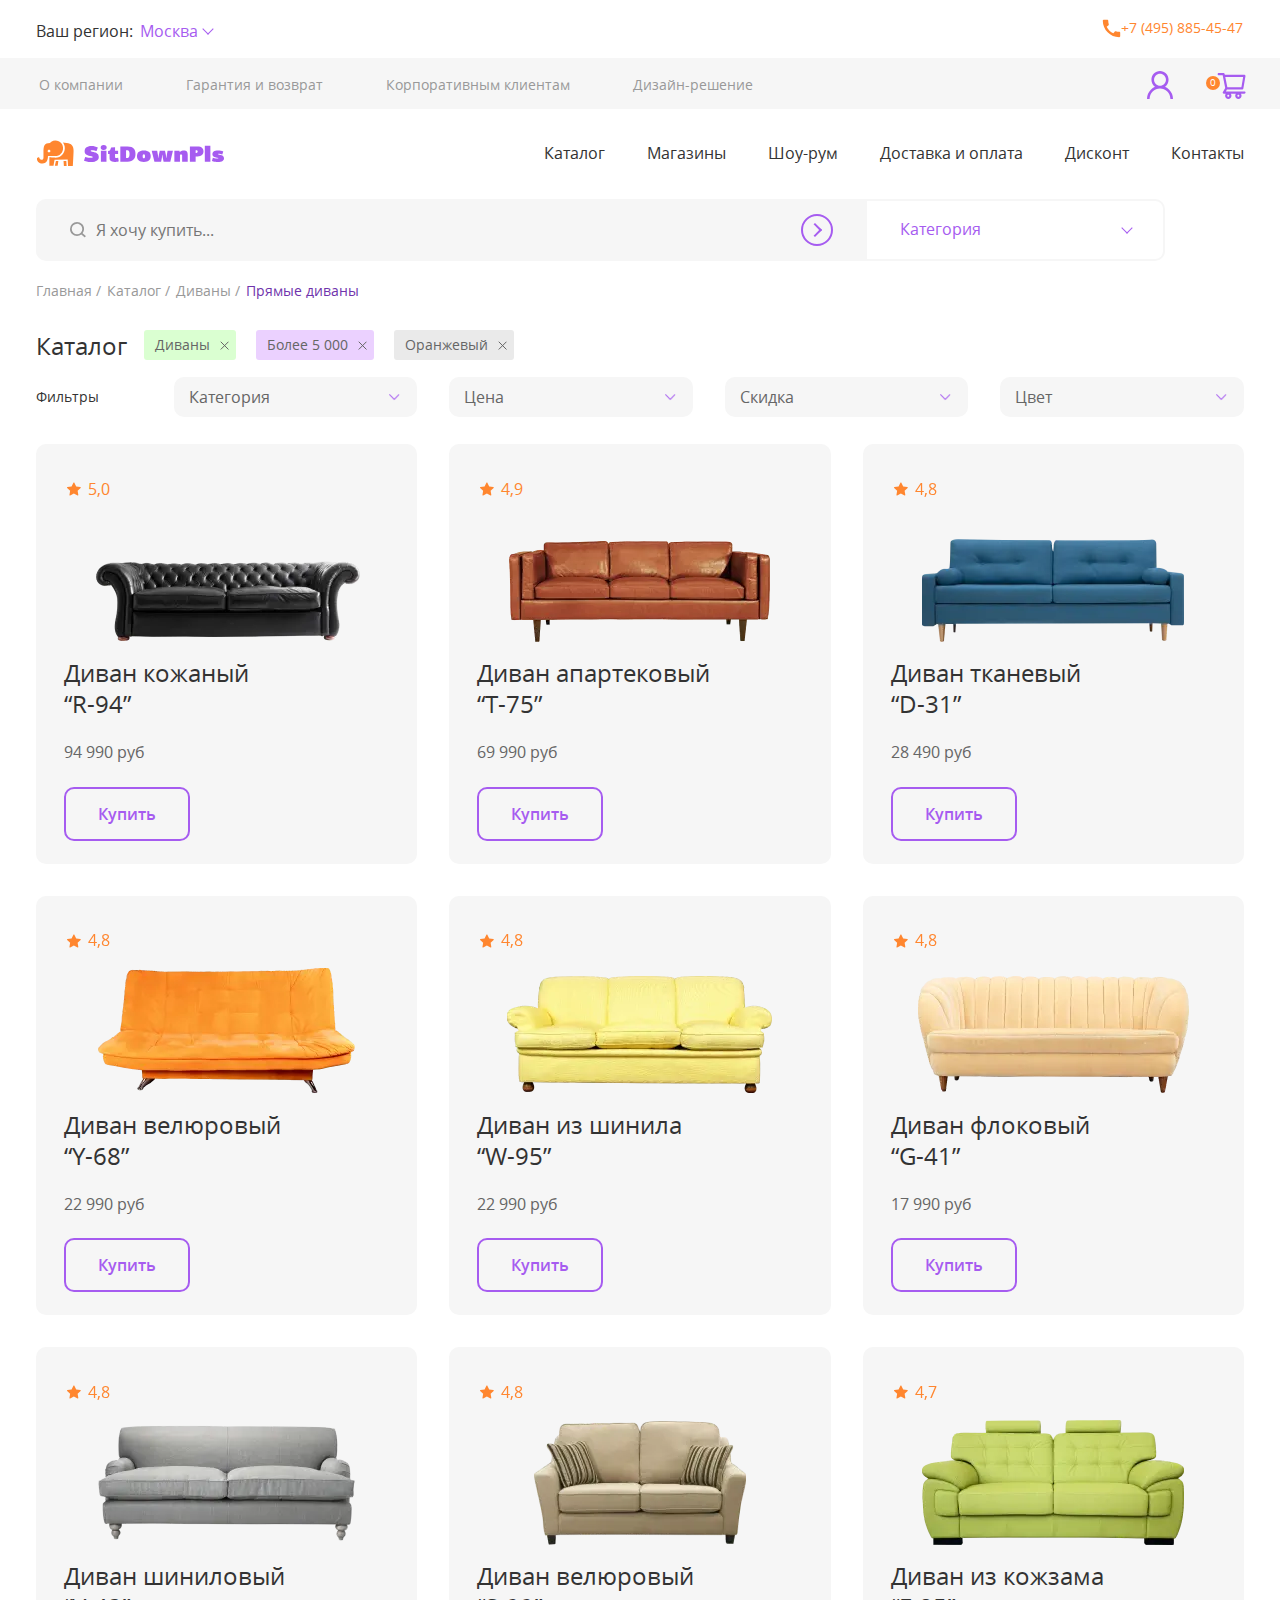
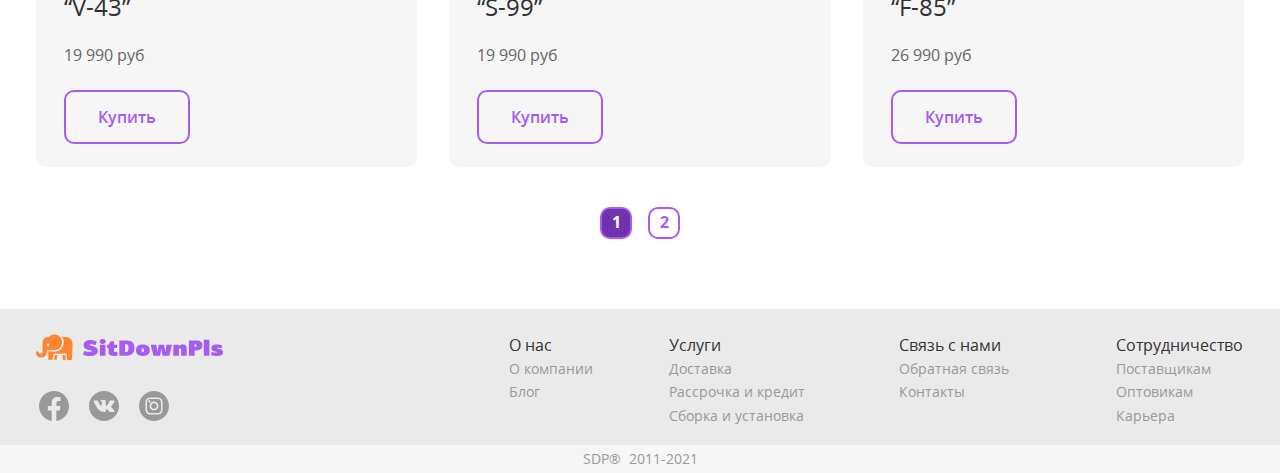
<file: catalog.html>
<!DOCTYPE html>
<html lang="ru">
  <head>
    <title>SitDownPls - Каталог</title>
    <meta charset="UTF-8">
    <meta http-equiv="X-UA-Compatible" content="IE=edge">
    <meta name="viewport" content="width=device-width, initial-scale=1.0">
    <meta name="msapplication-TileColor" content="#ffffff">
    <meta name="theme-color" content="#ffffff">
    <link rel="apple-touch-icon" sizes="180x180" href="images/apple-touch-icon.png">
    <link rel="icon" type="image/png" sizes="32x32" href="images/favicon-32x32.png">
    <link rel="icon" type="image/png" sizes="16x16" href="images/favicon-16x16.png">
    <link rel="stylesheet" href="styles.css">
  </head>
  <body>
    <header class="header">
      <div class="header-top">
        <div class="logo-mobile__wrapper"><a class="header__logo" href="./" aria-label="Ссылка на главную страницу"><svg role="img" aria-label="Логотип StdPls" width="187" height="27" viewBox="0 0 187 27" fill="none" xmlns="http://www.w3.org/2000/svg">
<g clip-path="url(#clip0)">
<path fill-rule="evenodd" clip-rule="evenodd" d="M5.43281 23.4518C10.0908 23.4518 10.9685 19.3274 10.9685 16.0252C11.5218 16.0252 15.894 16.0252 17.8882 16.0252C28.7358 16.0252 28.7386 0.569824 18.2342 0.569824C15.3771 0.569824 13.5368 2.3141 13.0441 2.92173C7.18314 2.92173 6.47076 6.00565 6.47076 11.9937C6.47076 13.1489 6.47076 16.9042 6.47076 17.4826C6.47076 18.8906 5.90888 19.804 4.39451 19.804C3.10157 19.804 2.48919 18.6511 1.97263 17.0332C1.70346 17.1788 -0.186649 18.2083 -0.448906 18.3771C0.123005 19.9934 0.735394 23.4518 5.43281 23.4518ZM12.0183 9.64148C13.7928 9.64148 13.9436 12.3294 11.8927 12.3294C10.1638 12.3294 10.2088 9.64148 12.0183 9.64148ZM18.2345 17.6962C16.7347 17.6962 12.3525 17.3692 12.3525 17.3692V25.6558L16.5043 25.7155L17.5422 19.7211L30.6896 19.4723L31.0359 26.0445L35.8797 26.1045C35.8797 26.1045 36.5713 13.2319 36.5713 10.6494C36.5713 5.85938 34.4431 3.14827 29.6516 2.92173C28.4511 2.86502 26.8803 2.63948 25.8458 2.58575C30.355 8.11113 26.7672 17.6962 18.2345 17.6962ZM26.5381 21.0561L26.8838 25.9251L29.6516 25.9851L29.3056 21.0561H26.5381ZM17.8882 25.7758L20.6561 25.8355L21.3477 21.0561H18.9258L17.8882 25.7758Z" fill="#FF862F"/>
</g>
<path d="M54.7904 6.07762C55.7775 6.07762 56.8026 6.18758 57.8656 6.4075C58.9286 6.61276 59.9233 6.93532 60.8497 7.37516L59.574 11.0259C59.1792 10.8939 58.754 10.784 58.2984 10.696C57.858 10.5934 57.4176 10.5127 56.9772 10.4541C56.552 10.3954 56.1344 10.3588 55.7244 10.3441C55.3295 10.3148 54.9727 10.3001 54.6538 10.3001C54.2893 10.3001 54.0311 10.3588 53.8793 10.4761C53.7426 10.5787 53.6743 10.7326 53.6743 10.9379C53.6743 11.1432 53.9096 11.3191 54.3804 11.4657C54.8512 11.5977 55.451 11.7443 56.18 11.9056C56.514 11.9789 56.8785 12.0668 57.2733 12.1695C57.6834 12.2721 58.0934 12.4041 58.5034 12.5653C58.9134 12.7266 59.3159 12.9319 59.7107 13.1811C60.1055 13.4304 60.4548 13.7382 60.7585 14.1048C61.0774 14.4713 61.328 14.9038 61.5103 15.4023C61.6925 15.9008 61.7836 16.4799 61.7836 17.1397C61.7836 17.8141 61.6469 18.4446 61.3736 19.031C61.1154 19.6175 60.675 20.1307 60.0524 20.5705C59.4298 21.0103 58.6097 21.3622 57.5923 21.6261C56.5748 21.8754 55.3144 22 53.8109 22C53.4161 22 52.9453 21.978 52.3986 21.934C51.8671 21.89 51.2901 21.8167 50.6674 21.7141C50.06 21.6115 49.4374 21.4795 48.7995 21.3182C48.1617 21.157 47.5619 20.9517 47 20.7025L48.1845 16.8978C48.8983 17.1177 49.5816 17.2937 50.2346 17.4256C50.9028 17.5429 51.5103 17.6309 52.0569 17.6895C52.6188 17.7482 53.1048 17.7848 53.5148 17.7995C53.9248 17.8141 54.2361 17.8215 54.4487 17.8215C54.9347 17.8215 55.2612 17.7555 55.4282 17.6235C55.6105 17.4916 55.7016 17.3303 55.7016 17.1397C55.7016 16.7732 55.2612 16.4946 54.3804 16.304C53.4692 16.0841 52.6036 15.8642 51.7836 15.6442C50.9636 15.4243 50.2422 15.1384 49.6196 14.7865C49.0121 14.4347 48.5262 13.9802 48.1617 13.423C47.7973 12.8659 47.615 12.1328 47.615 11.2238C47.615 10.5201 47.7289 9.86028 47.9567 9.2445C48.1997 8.61406 48.6021 8.06425 49.164 7.59508C49.7259 7.12592 50.4624 6.75938 51.3736 6.49547C52.2999 6.2169 53.4389 6.07762 54.7904 6.07762Z" fill="#A65CF0"/>
<path d="M63.9038 21.6921C63.919 19.8594 63.919 18.0341 63.9038 16.216C63.8886 14.398 63.8886 12.5727 63.9038 10.74H69.4619C69.4467 12.5727 69.4467 14.398 69.4619 16.216C69.4771 18.0341 69.4771 19.8594 69.4619 21.6921H63.9038ZM69.6897 7.50712C69.6897 8.22553 69.4543 8.81932 68.9836 9.28849C68.5128 9.75766 67.7383 9.99224 66.6601 9.99224C66.1286 9.99224 65.673 9.93359 65.2934 9.8163C64.9137 9.68435 64.6024 9.50841 64.3594 9.28849C64.1316 9.06856 63.9646 8.80466 63.8583 8.49677C63.752 8.18887 63.6988 7.85899 63.6988 7.50712C63.6988 6.75938 63.9266 6.15826 64.3822 5.70375C64.8378 5.23458 65.5971 5 66.6601 5C67.7535 5 68.528 5.23458 68.9836 5.70375C69.4543 6.15826 69.6897 6.75938 69.6897 7.50712Z" fill="#A65CF0"/>
<path d="M78.0512 7.35317V10.74H81.1036V14.0388H78.0512V16.5239C78.0512 16.8611 78.074 17.1324 78.1196 17.3376C78.1803 17.5429 78.2638 17.6969 78.3701 17.7995C78.4916 17.9021 78.6435 17.9681 78.8257 17.9974C79.0079 18.0267 79.2281 18.0414 79.4863 18.0414C79.5926 18.0414 79.8052 18.0267 80.1241 17.9974C80.443 17.9681 80.7923 17.9241 81.1719 17.8655L81.7642 21.3182C81.4605 21.4355 81.134 21.5382 80.7847 21.6261C80.4506 21.6994 80.1089 21.7654 79.7596 21.8241C79.4256 21.8827 79.0915 21.9194 78.7574 21.934C78.4385 21.9633 78.1575 21.978 77.9145 21.978C76.6693 21.978 75.6898 21.8387 74.976 21.5602C74.2623 21.2816 73.7232 20.937 73.3587 20.5265C73.0095 20.1013 72.7893 19.6468 72.6981 19.163C72.607 18.6792 72.5615 18.232 72.5615 17.8215V14.0388H71.0581V11.1138L72.9715 10.564C73.1689 10.0802 73.3663 9.58905 73.5637 9.09056C73.7612 8.59207 73.951 8.10091 74.1332 7.61708L78.0512 7.35317Z" fill="#A65CF0"/>
<path d="M83.3217 21.6921V6.45149H90.5427C92.122 6.45149 93.4204 6.65675 94.4379 7.06727C95.4705 7.46313 96.283 8.00561 96.8752 8.6947C97.4675 9.38379 97.8775 10.1902 98.1053 11.1138C98.3483 12.0375 98.4698 13.0125 98.4698 14.0388C98.4698 15.0358 98.3331 15.9961 98.0598 16.9198C97.7864 17.8435 97.3384 18.6572 96.7158 19.3609C96.0932 20.0647 95.2731 20.6292 94.2557 21.0543C93.2534 21.4795 92.0157 21.6921 90.5427 21.6921H83.3217ZM89.062 10.1462V17.9534H90.1327C90.6186 17.9534 91.0134 17.8508 91.3172 17.6455C91.6361 17.4256 91.879 17.1397 92.0461 16.7878C92.2283 16.4213 92.3498 16.0035 92.4106 15.5343C92.4865 15.0651 92.5245 14.574 92.5245 14.0608C92.5245 13.533 92.4865 13.0345 92.4106 12.5653C92.3346 12.0815 92.198 11.6636 92.0005 11.3118C91.8183 10.9599 91.5601 10.6813 91.226 10.4761C90.892 10.2561 90.4667 10.1462 89.9504 10.1462H89.062Z" fill="#A65CF0"/>
<path d="M113.724 16.194C113.724 17.0444 113.595 17.8215 113.336 18.5252C113.078 19.229 112.668 19.8374 112.106 20.3506C111.56 20.8491 110.854 21.2376 109.988 21.5162C109.122 21.7947 108.075 21.934 106.844 21.934C105.599 21.934 104.544 21.7947 103.678 21.5162C102.813 21.2376 102.106 20.8491 101.56 20.3506C101.013 19.8374 100.611 19.229 100.352 18.5252C100.109 17.8215 99.988 17.0444 99.988 16.194C99.988 15.3583 100.109 14.5886 100.352 13.8849C100.611 13.1811 101.013 12.58 101.56 12.0815C102.122 11.583 102.835 11.1945 103.701 10.9159C104.567 10.6373 105.614 10.4981 106.844 10.4981C108.075 10.4981 109.122 10.6373 109.988 10.9159C110.869 11.1945 111.582 11.583 112.129 12.0815C112.676 12.58 113.078 13.1811 113.336 13.8849C113.595 14.5886 113.724 15.3583 113.724 16.194ZM108.029 16.194C108.029 15.4756 107.945 14.9552 107.778 14.6326C107.611 14.2954 107.3 14.1268 106.844 14.1268C106.389 14.1268 106.078 14.3174 105.911 14.6986C105.743 15.0798 105.66 15.5783 105.66 16.194C105.66 16.9711 105.743 17.5282 105.911 17.8655C106.078 18.2027 106.389 18.3713 106.844 18.3713C107.3 18.3713 107.611 18.2027 107.778 17.8655C107.945 17.5282 108.029 16.9711 108.029 16.194Z" fill="#A65CF0"/>
<path d="M129.475 17.9094L129.862 14.7646L130.591 10.762H135.921C135.511 12.6093 135.078 14.4347 134.623 16.238C134.182 18.0414 133.749 19.8594 133.324 21.6921H126.582L125.784 17.6675L125.397 14.6546H125.215L124.873 17.6455L124.121 21.6921H117.424C116.984 19.8594 116.528 18.0487 116.058 16.26C115.587 14.4713 115.139 12.6386 114.714 10.762H120.158L120.887 14.8525L121.274 17.9974H121.411L121.889 14.8305L122.755 10.762H127.994L128.837 14.7865L129.315 17.9094H129.475Z" fill="#A65CF0"/>
<path d="M142.787 11.9056C143.47 11.4071 144.176 11.0405 144.905 10.806C145.649 10.5714 146.295 10.4541 146.841 10.4541C148.238 10.4541 149.233 10.806 149.825 11.5097C150.418 12.1988 150.714 13.2251 150.714 14.5886V21.6921H145.133V15.6223C145.133 15.1971 145.049 14.9038 144.882 14.7426C144.73 14.5813 144.48 14.5006 144.131 14.5006C143.994 14.5006 143.819 14.53 143.607 14.5886C143.394 14.6473 143.181 14.7499 142.969 14.8965V21.6921H137.365C137.38 19.8594 137.38 18.0341 137.365 16.216C137.35 14.3834 137.35 12.5507 137.365 10.718H142.513L142.627 11.8396L142.787 11.9056Z" fill="#A65CF0"/>
<path d="M166.48 11.4877C166.48 12.1768 166.351 12.8292 166.093 13.445C165.85 14.0461 165.478 14.574 164.977 15.0285C164.476 15.483 163.861 15.8422 163.132 16.1061C162.403 16.37 161.56 16.5019 160.603 16.5019H158.644V21.6921H152.904V6.45149H160.239C161.423 6.45149 162.418 6.58344 163.223 6.84735C164.028 7.11126 164.666 7.47046 165.136 7.92497C165.622 8.37947 165.964 8.91462 166.161 9.5304C166.374 10.1462 166.48 10.7986 166.48 11.4877ZM158.644 10.1462V12.9392H159.351C159.776 12.9392 160.102 12.8219 160.33 12.5873C160.573 12.3527 160.694 12.0229 160.694 11.5977C160.694 11.0405 160.558 10.6593 160.284 10.4541C160.011 10.2488 159.654 10.1462 159.214 10.1462H158.644Z" fill="#A65CF0"/>
<path d="M167.826 21.6921C167.841 19.0237 167.833 16.37 167.803 13.7309C167.788 11.0918 167.795 8.43812 167.826 5.76973H173.361C173.376 8.43812 173.384 11.0918 173.384 13.7309C173.384 16.37 173.384 19.0237 173.384 21.6921H167.826Z" fill="#A65CF0"/>
<path d="M181.282 10.4321C182.103 10.4321 182.945 10.5127 183.811 10.674C184.677 10.8206 185.497 11.0625 186.271 11.3997L185.314 14.4347C184.631 14.2147 183.97 14.0608 183.333 13.9728C182.695 13.8849 182.125 13.8409 181.624 13.8409C181.396 13.8409 181.237 13.8702 181.146 13.9288C181.055 13.9875 181.009 14.0828 181.009 14.2147C181.009 14.2881 181.138 14.3614 181.396 14.4347C181.655 14.4933 181.966 14.5593 182.33 14.6326C182.786 14.7059 183.287 14.8159 183.834 14.9625C184.38 15.0944 184.889 15.2997 185.36 15.5783C185.831 15.8568 186.218 16.2307 186.522 16.6999C186.841 17.1544 187 17.7408 187 18.4593C187 18.9431 186.894 19.3976 186.681 19.8228C186.468 20.248 186.104 20.6218 185.588 20.9444C185.087 21.2523 184.418 21.5015 183.583 21.6921C182.748 21.868 181.715 21.956 180.485 21.956C180.166 21.956 179.787 21.9414 179.346 21.912C178.921 21.8827 178.458 21.8314 177.957 21.7581C177.456 21.6848 176.939 21.5895 176.408 21.4722C175.891 21.3402 175.398 21.179 174.927 20.9884L175.838 17.8215C177.099 18.1734 178.086 18.3859 178.8 18.4593C179.513 18.5179 180.037 18.5472 180.371 18.5472C180.629 18.5472 180.842 18.5326 181.009 18.5032C181.176 18.4593 181.26 18.3786 181.26 18.2613C181.26 18.1587 181.214 18.0781 181.123 18.0194C181.032 17.9608 180.918 17.9168 180.781 17.8875C180.645 17.8435 180.493 17.8068 180.326 17.7775C180.174 17.7482 180.03 17.7188 179.893 17.6895C179.331 17.5576 178.777 17.4183 178.23 17.2717C177.699 17.1251 177.22 16.9271 176.795 16.6779C176.385 16.4286 176.051 16.1134 175.793 15.7322C175.535 15.3364 175.405 14.8232 175.405 14.1928C175.405 13.6796 175.504 13.1958 175.702 12.7413C175.899 12.2868 176.226 11.8909 176.681 11.5537C177.137 11.2018 177.737 10.9306 178.481 10.74C179.24 10.5347 180.174 10.4321 181.282 10.4321Z" fill="#A65CF0"/>
<defs>
<clipPath>
<rect width="37" height="27" fill="white" transform="matrix(-1 0 0 1 37 0)"/>
</clipPath>
</defs>
</svg></a></div>
        <div class="container header-top__container">
          <label class="city-label"><span class="header__region">Ваш регион:</span>
            <select class="city-select" name="city-select" id="#city-select" data-trigger>
                  <option value="moscow">Москва</option>
                  <option value="kazan">Казань</option>
                  <option value="ufa">Уфа</option>
                  <option value="perm">Пермь</option>
            </select>
          </label><a class="link tel-number" href="tel:+74958854547"><svg role="img" aria-label="Изображение телефонной трубки" width="100%" height="100%" viewbox="0 0 18 18" fill="#ff862f" xmlns="http://www.w3.org/2000/svg">
<path d="M16.3425 12.0983C15.215 12.0983 14.1242 11.915 13.1067 11.585C12.7858 11.475 12.4283 11.5575 12.1808 11.805L10.7417 13.6108C8.1475 12.3733 5.71833 10.0358 4.42583 7.35L6.21333 5.82833C6.46083 5.57167 6.53417 5.21417 6.43333 4.89333C6.09417 3.87583 5.92 2.785 5.92 1.6575C5.92 1.1625 5.5075 0.75 5.0125 0.75H1.84083C1.34583 0.75 0.75 0.97 0.75 1.6575C0.75 10.1733 7.83583 17.25 16.3425 17.25C16.9933 17.25 17.25 16.6725 17.25 16.1683V13.0058C17.25 12.5108 16.8375 12.0983 16.3425 12.0983Z" />
</svg><span class="tel-number__text">+7 (495) 885-45-47</span></a>
          <nav class="header-top__nav desktop-nav">
                <ul class="header-top__list">
                  <li class="header-top__list-item"><a class="link header-top__link" href="./about.html">О компании</a></li>
                  <li class="header-top__list-item"><a class="link header-top__link" href="./guarantee.html">Гарантия и возврат</a></li>
                  <li class="header-top__list-item"><a class="link header-top__link" href="./cooperation.html">Корпоративным клиентам</a></li>
                  <li class="header-top__list-item"><a class="link header-top__link" href="./design.html">Дизайн-решение</a></li>
                </ul>
          </nav>
        </div>
        <div class="tablet-nav__wrapper">
          <div class="container tablet-nav__container">
            <nav class="header-top__nav tablet-nav">
                  <ul class="header-top__list">
                    <li class="header-top__list-item"><a class="link header-top__link" href="./about.html">О компании</a></li>
                    <li class="header-top__list-item"><a class="link header-top__link" href="./guarantee.html">Гарантия и возврат</a></li>
                    <li class="header-top__list-item"><a class="link header-top__link" href="./cooperation.html">Корпоративным клиентам</a></li>
                    <li class="header-top__list-item"><a class="link header-top__link" href="./design.html">Дизайн-решение</a></li>
                  </ul>
            </nav>
                <div class="header__box"><a class="link personal-cabinet" href="#" aria-label="Вход в личный кабинет"><svg role="img" aria-label="Изображение иконки пользователя" width="100%" height="100%" viewbox="0 0 26 28" fill="#a65cf0" xmlns="http://www.w3.org/2000/svg">
<path d="M24.98 22.8503C24.3278 21.2785 23.3813 19.8508 22.1933 18.6467C21.0089 17.4392 19.6059 16.4764 18.0617 15.8116C18.0478 15.8045 18.034 15.801 18.0202 15.794C20.1742 14.2111 21.5744 11.6327 21.5744 8.72362C21.5744 3.90452 17.7367 0 13 0C8.26333 0 4.42559 3.90452 4.42559 8.72362C4.42559 11.6327 5.82585 14.2111 7.97982 15.7975C7.96599 15.8045 7.95216 15.808 7.93833 15.8151C6.38941 16.4799 4.99952 17.4332 3.80671 18.6503C2.61981 19.8553 1.67349 21.2827 1.02003 22.8538C0.37806 24.3918 0.0318323 26.0409 8.64563e-05 27.7116C-0.000836348 27.7491 0.00563604 27.7864 0.0191224 27.8214C0.0326088 27.8564 0.0528363 27.8882 0.0786128 27.9151C0.104389 27.942 0.135194 27.9633 0.16921 27.9779C0.203227 27.9925 0.239768 28 0.27668 28H2.35113C2.50326 28 2.62427 27.8769 2.62773 27.7256C2.69688 25.01 3.76868 22.4668 5.66335 20.5392C7.62371 18.5447 10.2271 17.4472 13 17.4472C15.7729 17.4472 18.3763 18.5447 20.3367 20.5392C22.2313 22.4668 23.3031 25.01 23.3723 27.7256C23.3757 27.8804 23.4967 28 23.6489 28H25.7233C25.7602 28 25.7968 27.9925 25.8308 27.9779C25.8648 27.9633 25.8956 27.942 25.9214 27.9151C25.9472 27.8882 25.9674 27.8564 25.9809 27.8214C25.9944 27.7864 26.0008 27.7491 25.9999 27.7116C25.9653 26.0301 25.6231 24.3945 24.98 22.8503ZM13 14.7739C11.413 14.7739 9.91943 14.1442 8.79577 13.001C7.67211 11.8578 7.05323 10.3382 7.05323 8.72362C7.05323 7.10905 7.67211 5.58945 8.79577 4.44623C9.91943 3.30301 11.413 2.67337 13 2.67337C14.587 2.67337 16.0806 3.30301 17.2042 4.44623C18.3279 5.58945 18.9468 7.10905 18.9468 8.72362C18.9468 10.3382 18.3279 11.8578 17.2042 13.001C16.0806 14.1442 14.587 14.7739 13 14.7739Z" />
</svg></a><a class="link basket" href="#" aria-label="Корзина товаров"><span class="basket__ellipse">0</span><svg role="img" aria-label="Изображение иконки корзины" width="100%" height="100%" viewbox="0 0 41 28" fill="#a65cf0" xmlns="http://www.w3.org/2000/svg">
<path d="M39.8162 19.8503H19.902L20.9019 17.7365L37.5154 17.7052C38.0772 17.7052 38.5588 17.2887 38.6591 16.7125L40.9599 3.34598C41.0201 2.99541 40.9298 2.63444 40.7091 2.36023C40.6 2.22528 40.4639 2.11658 40.3103 2.04166C40.1567 1.96674 39.9892 1.9274 39.8195 1.92637L18.6848 1.85348L18.5042 0.971861C18.3905 0.40957 17.9022 0 17.3471 0H12.1805C11.8674 0 11.5671 0.129087 11.3458 0.358864C11.1244 0.588641 11 0.900285 11 1.22524C11 1.55019 11.1244 1.86184 11.3458 2.09161C11.5671 2.32139 11.8674 2.45048 12.1805 2.45048H16.3907L17.1799 6.34486L19.1228 16.1086L16.6214 20.3466C16.4915 20.5286 16.4133 20.7446 16.3956 20.9704C16.3778 21.1961 16.4213 21.4225 16.5211 21.6239C16.7218 22.0369 17.1264 22.2973 17.5745 22.2973H19.6746C19.2269 22.9145 18.9851 23.6662 18.9857 24.4388C18.9857 26.4034 20.524 28 22.4168 28C24.3096 28 25.8478 26.4034 25.8478 24.4388C25.8478 23.6648 25.6004 22.9116 25.159 22.2973H30.5463C30.0986 22.9145 29.8568 23.6662 29.8574 24.4388C29.8574 26.4034 31.3957 28 33.2885 28C35.1812 28 36.7195 26.4034 36.7195 24.4388C36.7195 23.6648 36.4721 22.9116 36.0307 22.2973H39.8195C40.4683 22.2973 41 21.7489 41 21.072C40.9981 20.7474 40.8725 20.4368 40.6507 20.2079C40.4289 19.979 40.1289 19.8504 39.8162 19.8503ZM19.1763 4.26925L38.4317 4.33519L36.5456 15.2964L21.4202 15.3242L19.1763 4.26925ZM22.4168 25.5356C21.8349 25.5356 21.36 25.0428 21.36 24.4388C21.36 23.8349 21.8349 23.342 22.4168 23.342C22.9987 23.342 23.4735 23.8349 23.4735 24.4388C23.4735 24.7297 23.3622 25.0087 23.164 25.2144C22.9658 25.4201 22.6971 25.5356 22.4168 25.5356ZM33.2885 25.5356C32.7066 25.5356 32.2317 25.0428 32.2317 24.4388C32.2317 23.8349 32.7066 23.342 33.2885 23.342C33.8704 23.342 34.3452 23.8349 34.3452 24.4388C34.3452 24.7297 34.2339 25.0087 34.0357 25.2144C33.8375 25.4201 33.5687 25.5356 33.2885 25.5356Z" fill="#A65CF0" />
</svg></a></div>
          </div>
        </div>
      </div>
      <div class="header-middle">
        <div class="container header-middle__container">
          <button class="burger js-burger"><span class="burger__line"></span><span class="burger__line"></span><span class="burger__line"></span></button><a class="link header__logo header__logo--middle" href="./"><svg role="img" aria-label="Логотип StdPls" width="187" height="27" viewBox="0 0 187 27" fill="none" xmlns="http://www.w3.org/2000/svg">
<g clip-path="url(#clip0)">
<path fill-rule="evenodd" clip-rule="evenodd" d="M5.43281 23.4518C10.0908 23.4518 10.9685 19.3274 10.9685 16.0252C11.5218 16.0252 15.894 16.0252 17.8882 16.0252C28.7358 16.0252 28.7386 0.569824 18.2342 0.569824C15.3771 0.569824 13.5368 2.3141 13.0441 2.92173C7.18314 2.92173 6.47076 6.00565 6.47076 11.9937C6.47076 13.1489 6.47076 16.9042 6.47076 17.4826C6.47076 18.8906 5.90888 19.804 4.39451 19.804C3.10157 19.804 2.48919 18.6511 1.97263 17.0332C1.70346 17.1788 -0.186649 18.2083 -0.448906 18.3771C0.123005 19.9934 0.735394 23.4518 5.43281 23.4518ZM12.0183 9.64148C13.7928 9.64148 13.9436 12.3294 11.8927 12.3294C10.1638 12.3294 10.2088 9.64148 12.0183 9.64148ZM18.2345 17.6962C16.7347 17.6962 12.3525 17.3692 12.3525 17.3692V25.6558L16.5043 25.7155L17.5422 19.7211L30.6896 19.4723L31.0359 26.0445L35.8797 26.1045C35.8797 26.1045 36.5713 13.2319 36.5713 10.6494C36.5713 5.85938 34.4431 3.14827 29.6516 2.92173C28.4511 2.86502 26.8803 2.63948 25.8458 2.58575C30.355 8.11113 26.7672 17.6962 18.2345 17.6962ZM26.5381 21.0561L26.8838 25.9251L29.6516 25.9851L29.3056 21.0561H26.5381ZM17.8882 25.7758L20.6561 25.8355L21.3477 21.0561H18.9258L17.8882 25.7758Z" fill="#FF862F"/>
</g>
<path d="M54.7904 6.07762C55.7775 6.07762 56.8026 6.18758 57.8656 6.4075C58.9286 6.61276 59.9233 6.93532 60.8497 7.37516L59.574 11.0259C59.1792 10.8939 58.754 10.784 58.2984 10.696C57.858 10.5934 57.4176 10.5127 56.9772 10.4541C56.552 10.3954 56.1344 10.3588 55.7244 10.3441C55.3295 10.3148 54.9727 10.3001 54.6538 10.3001C54.2893 10.3001 54.0311 10.3588 53.8793 10.4761C53.7426 10.5787 53.6743 10.7326 53.6743 10.9379C53.6743 11.1432 53.9096 11.3191 54.3804 11.4657C54.8512 11.5977 55.451 11.7443 56.18 11.9056C56.514 11.9789 56.8785 12.0668 57.2733 12.1695C57.6834 12.2721 58.0934 12.4041 58.5034 12.5653C58.9134 12.7266 59.3159 12.9319 59.7107 13.1811C60.1055 13.4304 60.4548 13.7382 60.7585 14.1048C61.0774 14.4713 61.328 14.9038 61.5103 15.4023C61.6925 15.9008 61.7836 16.4799 61.7836 17.1397C61.7836 17.8141 61.6469 18.4446 61.3736 19.031C61.1154 19.6175 60.675 20.1307 60.0524 20.5705C59.4298 21.0103 58.6097 21.3622 57.5923 21.6261C56.5748 21.8754 55.3144 22 53.8109 22C53.4161 22 52.9453 21.978 52.3986 21.934C51.8671 21.89 51.2901 21.8167 50.6674 21.7141C50.06 21.6115 49.4374 21.4795 48.7995 21.3182C48.1617 21.157 47.5619 20.9517 47 20.7025L48.1845 16.8978C48.8983 17.1177 49.5816 17.2937 50.2346 17.4256C50.9028 17.5429 51.5103 17.6309 52.0569 17.6895C52.6188 17.7482 53.1048 17.7848 53.5148 17.7995C53.9248 17.8141 54.2361 17.8215 54.4487 17.8215C54.9347 17.8215 55.2612 17.7555 55.4282 17.6235C55.6105 17.4916 55.7016 17.3303 55.7016 17.1397C55.7016 16.7732 55.2612 16.4946 54.3804 16.304C53.4692 16.0841 52.6036 15.8642 51.7836 15.6442C50.9636 15.4243 50.2422 15.1384 49.6196 14.7865C49.0121 14.4347 48.5262 13.9802 48.1617 13.423C47.7973 12.8659 47.615 12.1328 47.615 11.2238C47.615 10.5201 47.7289 9.86028 47.9567 9.2445C48.1997 8.61406 48.6021 8.06425 49.164 7.59508C49.7259 7.12592 50.4624 6.75938 51.3736 6.49547C52.2999 6.2169 53.4389 6.07762 54.7904 6.07762Z" fill="#A65CF0"/>
<path d="M63.9038 21.6921C63.919 19.8594 63.919 18.0341 63.9038 16.216C63.8886 14.398 63.8886 12.5727 63.9038 10.74H69.4619C69.4467 12.5727 69.4467 14.398 69.4619 16.216C69.4771 18.0341 69.4771 19.8594 69.4619 21.6921H63.9038ZM69.6897 7.50712C69.6897 8.22553 69.4543 8.81932 68.9836 9.28849C68.5128 9.75766 67.7383 9.99224 66.6601 9.99224C66.1286 9.99224 65.673 9.93359 65.2934 9.8163C64.9137 9.68435 64.6024 9.50841 64.3594 9.28849C64.1316 9.06856 63.9646 8.80466 63.8583 8.49677C63.752 8.18887 63.6988 7.85899 63.6988 7.50712C63.6988 6.75938 63.9266 6.15826 64.3822 5.70375C64.8378 5.23458 65.5971 5 66.6601 5C67.7535 5 68.528 5.23458 68.9836 5.70375C69.4543 6.15826 69.6897 6.75938 69.6897 7.50712Z" fill="#A65CF0"/>
<path d="M78.0512 7.35317V10.74H81.1036V14.0388H78.0512V16.5239C78.0512 16.8611 78.074 17.1324 78.1196 17.3376C78.1803 17.5429 78.2638 17.6969 78.3701 17.7995C78.4916 17.9021 78.6435 17.9681 78.8257 17.9974C79.0079 18.0267 79.2281 18.0414 79.4863 18.0414C79.5926 18.0414 79.8052 18.0267 80.1241 17.9974C80.443 17.9681 80.7923 17.9241 81.1719 17.8655L81.7642 21.3182C81.4605 21.4355 81.134 21.5382 80.7847 21.6261C80.4506 21.6994 80.1089 21.7654 79.7596 21.8241C79.4256 21.8827 79.0915 21.9194 78.7574 21.934C78.4385 21.9633 78.1575 21.978 77.9145 21.978C76.6693 21.978 75.6898 21.8387 74.976 21.5602C74.2623 21.2816 73.7232 20.937 73.3587 20.5265C73.0095 20.1013 72.7893 19.6468 72.6981 19.163C72.607 18.6792 72.5615 18.232 72.5615 17.8215V14.0388H71.0581V11.1138L72.9715 10.564C73.1689 10.0802 73.3663 9.58905 73.5637 9.09056C73.7612 8.59207 73.951 8.10091 74.1332 7.61708L78.0512 7.35317Z" fill="#A65CF0"/>
<path d="M83.3217 21.6921V6.45149H90.5427C92.122 6.45149 93.4204 6.65675 94.4379 7.06727C95.4705 7.46313 96.283 8.00561 96.8752 8.6947C97.4675 9.38379 97.8775 10.1902 98.1053 11.1138C98.3483 12.0375 98.4698 13.0125 98.4698 14.0388C98.4698 15.0358 98.3331 15.9961 98.0598 16.9198C97.7864 17.8435 97.3384 18.6572 96.7158 19.3609C96.0932 20.0647 95.2731 20.6292 94.2557 21.0543C93.2534 21.4795 92.0157 21.6921 90.5427 21.6921H83.3217ZM89.062 10.1462V17.9534H90.1327C90.6186 17.9534 91.0134 17.8508 91.3172 17.6455C91.6361 17.4256 91.879 17.1397 92.0461 16.7878C92.2283 16.4213 92.3498 16.0035 92.4106 15.5343C92.4865 15.0651 92.5245 14.574 92.5245 14.0608C92.5245 13.533 92.4865 13.0345 92.4106 12.5653C92.3346 12.0815 92.198 11.6636 92.0005 11.3118C91.8183 10.9599 91.5601 10.6813 91.226 10.4761C90.892 10.2561 90.4667 10.1462 89.9504 10.1462H89.062Z" fill="#A65CF0"/>
<path d="M113.724 16.194C113.724 17.0444 113.595 17.8215 113.336 18.5252C113.078 19.229 112.668 19.8374 112.106 20.3506C111.56 20.8491 110.854 21.2376 109.988 21.5162C109.122 21.7947 108.075 21.934 106.844 21.934C105.599 21.934 104.544 21.7947 103.678 21.5162C102.813 21.2376 102.106 20.8491 101.56 20.3506C101.013 19.8374 100.611 19.229 100.352 18.5252C100.109 17.8215 99.988 17.0444 99.988 16.194C99.988 15.3583 100.109 14.5886 100.352 13.8849C100.611 13.1811 101.013 12.58 101.56 12.0815C102.122 11.583 102.835 11.1945 103.701 10.9159C104.567 10.6373 105.614 10.4981 106.844 10.4981C108.075 10.4981 109.122 10.6373 109.988 10.9159C110.869 11.1945 111.582 11.583 112.129 12.0815C112.676 12.58 113.078 13.1811 113.336 13.8849C113.595 14.5886 113.724 15.3583 113.724 16.194ZM108.029 16.194C108.029 15.4756 107.945 14.9552 107.778 14.6326C107.611 14.2954 107.3 14.1268 106.844 14.1268C106.389 14.1268 106.078 14.3174 105.911 14.6986C105.743 15.0798 105.66 15.5783 105.66 16.194C105.66 16.9711 105.743 17.5282 105.911 17.8655C106.078 18.2027 106.389 18.3713 106.844 18.3713C107.3 18.3713 107.611 18.2027 107.778 17.8655C107.945 17.5282 108.029 16.9711 108.029 16.194Z" fill="#A65CF0"/>
<path d="M129.475 17.9094L129.862 14.7646L130.591 10.762H135.921C135.511 12.6093 135.078 14.4347 134.623 16.238C134.182 18.0414 133.749 19.8594 133.324 21.6921H126.582L125.784 17.6675L125.397 14.6546H125.215L124.873 17.6455L124.121 21.6921H117.424C116.984 19.8594 116.528 18.0487 116.058 16.26C115.587 14.4713 115.139 12.6386 114.714 10.762H120.158L120.887 14.8525L121.274 17.9974H121.411L121.889 14.8305L122.755 10.762H127.994L128.837 14.7865L129.315 17.9094H129.475Z" fill="#A65CF0"/>
<path d="M142.787 11.9056C143.47 11.4071 144.176 11.0405 144.905 10.806C145.649 10.5714 146.295 10.4541 146.841 10.4541C148.238 10.4541 149.233 10.806 149.825 11.5097C150.418 12.1988 150.714 13.2251 150.714 14.5886V21.6921H145.133V15.6223C145.133 15.1971 145.049 14.9038 144.882 14.7426C144.73 14.5813 144.48 14.5006 144.131 14.5006C143.994 14.5006 143.819 14.53 143.607 14.5886C143.394 14.6473 143.181 14.7499 142.969 14.8965V21.6921H137.365C137.38 19.8594 137.38 18.0341 137.365 16.216C137.35 14.3834 137.35 12.5507 137.365 10.718H142.513L142.627 11.8396L142.787 11.9056Z" fill="#A65CF0"/>
<path d="M166.48 11.4877C166.48 12.1768 166.351 12.8292 166.093 13.445C165.85 14.0461 165.478 14.574 164.977 15.0285C164.476 15.483 163.861 15.8422 163.132 16.1061C162.403 16.37 161.56 16.5019 160.603 16.5019H158.644V21.6921H152.904V6.45149H160.239C161.423 6.45149 162.418 6.58344 163.223 6.84735C164.028 7.11126 164.666 7.47046 165.136 7.92497C165.622 8.37947 165.964 8.91462 166.161 9.5304C166.374 10.1462 166.48 10.7986 166.48 11.4877ZM158.644 10.1462V12.9392H159.351C159.776 12.9392 160.102 12.8219 160.33 12.5873C160.573 12.3527 160.694 12.0229 160.694 11.5977C160.694 11.0405 160.558 10.6593 160.284 10.4541C160.011 10.2488 159.654 10.1462 159.214 10.1462H158.644Z" fill="#A65CF0"/>
<path d="M167.826 21.6921C167.841 19.0237 167.833 16.37 167.803 13.7309C167.788 11.0918 167.795 8.43812 167.826 5.76973H173.361C173.376 8.43812 173.384 11.0918 173.384 13.7309C173.384 16.37 173.384 19.0237 173.384 21.6921H167.826Z" fill="#A65CF0"/>
<path d="M181.282 10.4321C182.103 10.4321 182.945 10.5127 183.811 10.674C184.677 10.8206 185.497 11.0625 186.271 11.3997L185.314 14.4347C184.631 14.2147 183.97 14.0608 183.333 13.9728C182.695 13.8849 182.125 13.8409 181.624 13.8409C181.396 13.8409 181.237 13.8702 181.146 13.9288C181.055 13.9875 181.009 14.0828 181.009 14.2147C181.009 14.2881 181.138 14.3614 181.396 14.4347C181.655 14.4933 181.966 14.5593 182.33 14.6326C182.786 14.7059 183.287 14.8159 183.834 14.9625C184.38 15.0944 184.889 15.2997 185.36 15.5783C185.831 15.8568 186.218 16.2307 186.522 16.6999C186.841 17.1544 187 17.7408 187 18.4593C187 18.9431 186.894 19.3976 186.681 19.8228C186.468 20.248 186.104 20.6218 185.588 20.9444C185.087 21.2523 184.418 21.5015 183.583 21.6921C182.748 21.868 181.715 21.956 180.485 21.956C180.166 21.956 179.787 21.9414 179.346 21.912C178.921 21.8827 178.458 21.8314 177.957 21.7581C177.456 21.6848 176.939 21.5895 176.408 21.4722C175.891 21.3402 175.398 21.179 174.927 20.9884L175.838 17.8215C177.099 18.1734 178.086 18.3859 178.8 18.4593C179.513 18.5179 180.037 18.5472 180.371 18.5472C180.629 18.5472 180.842 18.5326 181.009 18.5032C181.176 18.4593 181.26 18.3786 181.26 18.2613C181.26 18.1587 181.214 18.0781 181.123 18.0194C181.032 17.9608 180.918 17.9168 180.781 17.8875C180.645 17.8435 180.493 17.8068 180.326 17.7775C180.174 17.7482 180.03 17.7188 179.893 17.6895C179.331 17.5576 178.777 17.4183 178.23 17.2717C177.699 17.1251 177.22 16.9271 176.795 16.6779C176.385 16.4286 176.051 16.1134 175.793 15.7322C175.535 15.3364 175.405 14.8232 175.405 14.1928C175.405 13.6796 175.504 13.1958 175.702 12.7413C175.899 12.2868 176.226 11.8909 176.681 11.5537C177.137 11.2018 177.737 10.9306 178.481 10.74C179.24 10.5347 180.174 10.4321 181.282 10.4321Z" fill="#A65CF0"/>
<defs>
<clipPath>
<rect width="37" height="27" fill="white" transform="matrix(-1 0 0 1 37 0)"/>
</clipPath>
</defs>
</svg></a>
          <nav class="header__nav">
                <ul class="header-middle__list">
                  <li class="header-middle__list-item"><a class="link header-middle__link" href="./catalog.html">Каталог</a></li>
                  <li class="header-middle__list-item"><a class="link header-middle__link" href="./shop.html">Магазины</a></li>
                  <li class="header-middle__list-item"><a class="link header-middle__link" href="./showroom.html">Шоу-рум</a></li>
                  <li class="header-middle__list-item"><a class="link header-middle__link" href="./delivery.html">Доставка и оплата</a></li>
                  <li class="header-middle__list-item"><a class="link header-middle__link" href="./discount.html">Дисконт</a></li>
                  <li class="header-middle__list-item"><a class="link header-middle__link" href="./contacts.html">Контакты</a></li>
                </ul>
          </nav>
              <div class="header__box"><a class="link personal-cabinet" href="#" aria-label="Вход в личный кабинет"><svg role="img" aria-label="Изображение иконки пользователя" width="100%" height="100%" viewbox="0 0 26 28" fill="#a65cf0" xmlns="http://www.w3.org/2000/svg">
<path d="M24.98 22.8503C24.3278 21.2785 23.3813 19.8508 22.1933 18.6467C21.0089 17.4392 19.6059 16.4764 18.0617 15.8116C18.0478 15.8045 18.034 15.801 18.0202 15.794C20.1742 14.2111 21.5744 11.6327 21.5744 8.72362C21.5744 3.90452 17.7367 0 13 0C8.26333 0 4.42559 3.90452 4.42559 8.72362C4.42559 11.6327 5.82585 14.2111 7.97982 15.7975C7.96599 15.8045 7.95216 15.808 7.93833 15.8151C6.38941 16.4799 4.99952 17.4332 3.80671 18.6503C2.61981 19.8553 1.67349 21.2827 1.02003 22.8538C0.37806 24.3918 0.0318323 26.0409 8.64563e-05 27.7116C-0.000836348 27.7491 0.00563604 27.7864 0.0191224 27.8214C0.0326088 27.8564 0.0528363 27.8882 0.0786128 27.9151C0.104389 27.942 0.135194 27.9633 0.16921 27.9779C0.203227 27.9925 0.239768 28 0.27668 28H2.35113C2.50326 28 2.62427 27.8769 2.62773 27.7256C2.69688 25.01 3.76868 22.4668 5.66335 20.5392C7.62371 18.5447 10.2271 17.4472 13 17.4472C15.7729 17.4472 18.3763 18.5447 20.3367 20.5392C22.2313 22.4668 23.3031 25.01 23.3723 27.7256C23.3757 27.8804 23.4967 28 23.6489 28H25.7233C25.7602 28 25.7968 27.9925 25.8308 27.9779C25.8648 27.9633 25.8956 27.942 25.9214 27.9151C25.9472 27.8882 25.9674 27.8564 25.9809 27.8214C25.9944 27.7864 26.0008 27.7491 25.9999 27.7116C25.9653 26.0301 25.6231 24.3945 24.98 22.8503ZM13 14.7739C11.413 14.7739 9.91943 14.1442 8.79577 13.001C7.67211 11.8578 7.05323 10.3382 7.05323 8.72362C7.05323 7.10905 7.67211 5.58945 8.79577 4.44623C9.91943 3.30301 11.413 2.67337 13 2.67337C14.587 2.67337 16.0806 3.30301 17.2042 4.44623C18.3279 5.58945 18.9468 7.10905 18.9468 8.72362C18.9468 10.3382 18.3279 11.8578 17.2042 13.001C16.0806 14.1442 14.587 14.7739 13 14.7739Z" />
</svg></a><a class="link basket" href="#" aria-label="Корзина товаров"><span class="basket__ellipse">0</span><svg role="img" aria-label="Изображение иконки корзины" width="100%" height="100%" viewbox="0 0 41 28" fill="#a65cf0" xmlns="http://www.w3.org/2000/svg">
<path d="M39.8162 19.8503H19.902L20.9019 17.7365L37.5154 17.7052C38.0772 17.7052 38.5588 17.2887 38.6591 16.7125L40.9599 3.34598C41.0201 2.99541 40.9298 2.63444 40.7091 2.36023C40.6 2.22528 40.4639 2.11658 40.3103 2.04166C40.1567 1.96674 39.9892 1.9274 39.8195 1.92637L18.6848 1.85348L18.5042 0.971861C18.3905 0.40957 17.9022 0 17.3471 0H12.1805C11.8674 0 11.5671 0.129087 11.3458 0.358864C11.1244 0.588641 11 0.900285 11 1.22524C11 1.55019 11.1244 1.86184 11.3458 2.09161C11.5671 2.32139 11.8674 2.45048 12.1805 2.45048H16.3907L17.1799 6.34486L19.1228 16.1086L16.6214 20.3466C16.4915 20.5286 16.4133 20.7446 16.3956 20.9704C16.3778 21.1961 16.4213 21.4225 16.5211 21.6239C16.7218 22.0369 17.1264 22.2973 17.5745 22.2973H19.6746C19.2269 22.9145 18.9851 23.6662 18.9857 24.4388C18.9857 26.4034 20.524 28 22.4168 28C24.3096 28 25.8478 26.4034 25.8478 24.4388C25.8478 23.6648 25.6004 22.9116 25.159 22.2973H30.5463C30.0986 22.9145 29.8568 23.6662 29.8574 24.4388C29.8574 26.4034 31.3957 28 33.2885 28C35.1812 28 36.7195 26.4034 36.7195 24.4388C36.7195 23.6648 36.4721 22.9116 36.0307 22.2973H39.8195C40.4683 22.2973 41 21.7489 41 21.072C40.9981 20.7474 40.8725 20.4368 40.6507 20.2079C40.4289 19.979 40.1289 19.8504 39.8162 19.8503ZM19.1763 4.26925L38.4317 4.33519L36.5456 15.2964L21.4202 15.3242L19.1763 4.26925ZM22.4168 25.5356C21.8349 25.5356 21.36 25.0428 21.36 24.4388C21.36 23.8349 21.8349 23.342 22.4168 23.342C22.9987 23.342 23.4735 23.8349 23.4735 24.4388C23.4735 24.7297 23.3622 25.0087 23.164 25.2144C22.9658 25.4201 22.6971 25.5356 22.4168 25.5356ZM33.2885 25.5356C32.7066 25.5356 32.2317 25.0428 32.2317 24.4388C32.2317 23.8349 32.7066 23.342 33.2885 23.342C33.8704 23.342 34.3452 23.8349 34.3452 24.4388C34.3452 24.7297 34.2339 25.0087 34.0357 25.2144C33.8375 25.4201 33.5687 25.5356 33.2885 25.5356Z" fill="#A65CF0" />
</svg></a></div>
        </div>
      </div>
      <div class="header-bottom">
        <div class="container header-bottom__container">
          <form class="search-form" tabindex="0" aria-label="Форма поиска по сайту">
            <input class="search-form__input" type="search" name="search" id="type-search" placeholder="Я хочу купить...">
            <button class="button-circle search-form__submit-button" type="submit" aria-label="Поиск по сайту"><span></span></button>
          </form>
          <label class="header-bottom__label">
            <select name="furnitures" id="header-bottom__select">
                  <option value="category">Категория</option>
                  <option value="armchairs">Кресла</option>
                  <option value="pouf">Пуфы</option>
                  <option value="bed">Кровати</option>
                  <option value="stand">Тумбы</option>
                  <option value="commode">Комоды</option>
                  <option value="chair">Стулья</option>
                  <option value="table">Столы</option>
                  <option value="accesuar">Акксесуары</option>
            </select>
          </label>
              <div class="header__box"><a class="link personal-cabinet" href="#" aria-label="Вход в личный кабинет"><svg role="img" aria-label="Изображение иконки пользователя" width="100%" height="100%" viewbox="0 0 26 28" fill="#a65cf0" xmlns="http://www.w3.org/2000/svg">
<path d="M24.98 22.8503C24.3278 21.2785 23.3813 19.8508 22.1933 18.6467C21.0089 17.4392 19.6059 16.4764 18.0617 15.8116C18.0478 15.8045 18.034 15.801 18.0202 15.794C20.1742 14.2111 21.5744 11.6327 21.5744 8.72362C21.5744 3.90452 17.7367 0 13 0C8.26333 0 4.42559 3.90452 4.42559 8.72362C4.42559 11.6327 5.82585 14.2111 7.97982 15.7975C7.96599 15.8045 7.95216 15.808 7.93833 15.8151C6.38941 16.4799 4.99952 17.4332 3.80671 18.6503C2.61981 19.8553 1.67349 21.2827 1.02003 22.8538C0.37806 24.3918 0.0318323 26.0409 8.64563e-05 27.7116C-0.000836348 27.7491 0.00563604 27.7864 0.0191224 27.8214C0.0326088 27.8564 0.0528363 27.8882 0.0786128 27.9151C0.104389 27.942 0.135194 27.9633 0.16921 27.9779C0.203227 27.9925 0.239768 28 0.27668 28H2.35113C2.50326 28 2.62427 27.8769 2.62773 27.7256C2.69688 25.01 3.76868 22.4668 5.66335 20.5392C7.62371 18.5447 10.2271 17.4472 13 17.4472C15.7729 17.4472 18.3763 18.5447 20.3367 20.5392C22.2313 22.4668 23.3031 25.01 23.3723 27.7256C23.3757 27.8804 23.4967 28 23.6489 28H25.7233C25.7602 28 25.7968 27.9925 25.8308 27.9779C25.8648 27.9633 25.8956 27.942 25.9214 27.9151C25.9472 27.8882 25.9674 27.8564 25.9809 27.8214C25.9944 27.7864 26.0008 27.7491 25.9999 27.7116C25.9653 26.0301 25.6231 24.3945 24.98 22.8503ZM13 14.7739C11.413 14.7739 9.91943 14.1442 8.79577 13.001C7.67211 11.8578 7.05323 10.3382 7.05323 8.72362C7.05323 7.10905 7.67211 5.58945 8.79577 4.44623C9.91943 3.30301 11.413 2.67337 13 2.67337C14.587 2.67337 16.0806 3.30301 17.2042 4.44623C18.3279 5.58945 18.9468 7.10905 18.9468 8.72362C18.9468 10.3382 18.3279 11.8578 17.2042 13.001C16.0806 14.1442 14.587 14.7739 13 14.7739Z" />
</svg></a><a class="link basket" href="#" aria-label="Корзина товаров"><span class="basket__ellipse">0</span><svg role="img" aria-label="Изображение иконки корзины" width="100%" height="100%" viewbox="0 0 41 28" fill="#a65cf0" xmlns="http://www.w3.org/2000/svg">
<path d="M39.8162 19.8503H19.902L20.9019 17.7365L37.5154 17.7052C38.0772 17.7052 38.5588 17.2887 38.6591 16.7125L40.9599 3.34598C41.0201 2.99541 40.9298 2.63444 40.7091 2.36023C40.6 2.22528 40.4639 2.11658 40.3103 2.04166C40.1567 1.96674 39.9892 1.9274 39.8195 1.92637L18.6848 1.85348L18.5042 0.971861C18.3905 0.40957 17.9022 0 17.3471 0H12.1805C11.8674 0 11.5671 0.129087 11.3458 0.358864C11.1244 0.588641 11 0.900285 11 1.22524C11 1.55019 11.1244 1.86184 11.3458 2.09161C11.5671 2.32139 11.8674 2.45048 12.1805 2.45048H16.3907L17.1799 6.34486L19.1228 16.1086L16.6214 20.3466C16.4915 20.5286 16.4133 20.7446 16.3956 20.9704C16.3778 21.1961 16.4213 21.4225 16.5211 21.6239C16.7218 22.0369 17.1264 22.2973 17.5745 22.2973H19.6746C19.2269 22.9145 18.9851 23.6662 18.9857 24.4388C18.9857 26.4034 20.524 28 22.4168 28C24.3096 28 25.8478 26.4034 25.8478 24.4388C25.8478 23.6648 25.6004 22.9116 25.159 22.2973H30.5463C30.0986 22.9145 29.8568 23.6662 29.8574 24.4388C29.8574 26.4034 31.3957 28 33.2885 28C35.1812 28 36.7195 26.4034 36.7195 24.4388C36.7195 23.6648 36.4721 22.9116 36.0307 22.2973H39.8195C40.4683 22.2973 41 21.7489 41 21.072C40.9981 20.7474 40.8725 20.4368 40.6507 20.2079C40.4289 19.979 40.1289 19.8504 39.8162 19.8503ZM19.1763 4.26925L38.4317 4.33519L36.5456 15.2964L21.4202 15.3242L19.1763 4.26925ZM22.4168 25.5356C21.8349 25.5356 21.36 25.0428 21.36 24.4388C21.36 23.8349 21.8349 23.342 22.4168 23.342C22.9987 23.342 23.4735 23.8349 23.4735 24.4388C23.4735 24.7297 23.3622 25.0087 23.164 25.2144C22.9658 25.4201 22.6971 25.5356 22.4168 25.5356ZM33.2885 25.5356C32.7066 25.5356 32.2317 25.0428 32.2317 24.4388C32.2317 23.8349 32.7066 23.342 33.2885 23.342C33.8704 23.342 34.3452 23.8349 34.3452 24.4388C34.3452 24.7297 34.2339 25.0087 34.0357 25.2144C33.8375 25.4201 33.5687 25.5356 33.2885 25.5356Z" fill="#A65CF0" />
</svg></a></div>
        </div>
      </div>
    </header>
    <main>
          <div class="breadcrumbs">
            <nav class="container">
              <ul class="breadcrumbs__list">
                    <li class="breadcrumbs__item"><a class="link breadcrumbs__link" href="/">Главная</a><span class="breadcrumbs__delimiter"> / </span></li>
                    <li class="breadcrumbs__item"><a class="link breadcrumbs__link" href="/catalog.html">Каталог</a><span class="breadcrumbs__delimiter"> / </span></li>
                    <li class="breadcrumbs__item"><a class="link breadcrumbs__link" href="/sofas.html">Диваны</a><span class="breadcrumbs__delimiter"> / </span></li>
                    <li class="breadcrumbs__item"><a class="link breadcrumbs__link" href="/straight-sofas.html">Прямые диваны</a><span class="breadcrumbs__delimiter"> / </span></li>
              </ul>
            </nav>
          </div>
      <section class="catalog">
        <div class="container catalog__container">
          <h1 class="visually-hidden">Каталог</h1>
          <div class="catalog__content">
            <div class="catalog__filters">
              <div class="catalog-filter">
                <h2 class="catalog-filter__subtitle">Фильтровать по:</h2>
                <h2 class="catalog-filter__subtitle-mobile">Фильтры</h2>
                <div class="catalog-filter__prop">
                  <h3 class="catalog-filter__caption">Категория</h3>
                  <div class="catalog-filter__bottom">
                    <div class="catalog-filter__items catalog-filter__category js-items-container">
                            <div class="catalog-filter__item">
                              <label class="filters__label" data-color="var(--catalog-category)" data-text="Диваны">
                                <input class="input-checkbox filter-checkbox checkbox-category" type="checkbox" name="checkbox" checked aria-label="Выбрать категорию. Диваны"><span class="fake-checkbox"><svg width="15" height="12" viewBox="0 0 15 12" fill="none" xmlns="http://www.w3.org/2000/svg">
<path d="M1 6.00002L5.52769 10.5277L13.6473 1.40808" stroke="white" stroke-width="2"/>
</svg></span><span class="checkbox-name">Диваны</span>
                              </label>
                            </div>
                            <div class="catalog-filter__item">
                              <label class="filters__label" data-color="var(--catalog-category)" data-text="Кресла">
                                <input class="input-checkbox filter-checkbox checkbox-category" type="checkbox" name="checkbox" aria-label="Выбрать категорию. Кресла"><span class="fake-checkbox"><svg width="15" height="12" viewBox="0 0 15 12" fill="none" xmlns="http://www.w3.org/2000/svg">
<path d="M1 6.00002L5.52769 10.5277L13.6473 1.40808" stroke="white" stroke-width="2"/>
</svg></span><span class="checkbox-name">Кресла</span>
                              </label>
                            </div>
                            <div class="catalog-filter__item">
                              <label class="filters__label" data-color="var(--catalog-category)" data-text="Пуфы">
                                <input class="input-checkbox filter-checkbox checkbox-category" type="checkbox" name="checkbox" aria-label="Выбрать категорию. Пуфы"><span class="fake-checkbox"><svg width="15" height="12" viewBox="0 0 15 12" fill="none" xmlns="http://www.w3.org/2000/svg">
<path d="M1 6.00002L5.52769 10.5277L13.6473 1.40808" stroke="white" stroke-width="2"/>
</svg></span><span class="checkbox-name">Пуфы</span>
                              </label>
                            </div>
                            <div class="catalog-filter__item">
                              <label class="filters__label" data-color="var(--catalog-category)" data-text="Кровати">
                                <input class="input-checkbox filter-checkbox checkbox-category" type="checkbox" name="checkbox" aria-label="Выбрать категорию. Кровати"><span class="fake-checkbox"><svg width="15" height="12" viewBox="0 0 15 12" fill="none" xmlns="http://www.w3.org/2000/svg">
<path d="M1 6.00002L5.52769 10.5277L13.6473 1.40808" stroke="white" stroke-width="2"/>
</svg></span><span class="checkbox-name">Кровати</span>
                              </label>
                            </div>
                            <div class="catalog-filter__item">
                              <label class="filters__label" data-color="var(--catalog-category)" data-text="Тумбы">
                                <input class="input-checkbox filter-checkbox checkbox-category" type="checkbox" name="checkbox" aria-label="Выбрать категорию. Тумбы"><span class="fake-checkbox"><svg width="15" height="12" viewBox="0 0 15 12" fill="none" xmlns="http://www.w3.org/2000/svg">
<path d="M1 6.00002L5.52769 10.5277L13.6473 1.40808" stroke="white" stroke-width="2"/>
</svg></span><span class="checkbox-name">Тумбы</span>
                              </label>
                            </div>
                            <div class="catalog-filter__item">
                              <label class="filters__label" data-color="var(--catalog-category)" data-text="Комоды">
                                <input class="input-checkbox filter-checkbox checkbox-category" type="checkbox" name="checkbox" aria-label="Выбрать категорию. Комоды"><span class="fake-checkbox"><svg width="15" height="12" viewBox="0 0 15 12" fill="none" xmlns="http://www.w3.org/2000/svg">
<path d="M1 6.00002L5.52769 10.5277L13.6473 1.40808" stroke="white" stroke-width="2"/>
</svg></span><span class="checkbox-name">Комоды</span>
                              </label>
                            </div>
                            <div class="catalog-filter__item">
                              <label class="filters__label" data-color="var(--catalog-category)" data-text="Стулья">
                                <input class="input-checkbox filter-checkbox checkbox-category" type="checkbox" name="checkbox" aria-label="Выбрать категорию.Стулья"><span class="fake-checkbox"><svg width="15" height="12" viewBox="0 0 15 12" fill="none" xmlns="http://www.w3.org/2000/svg">
<path d="M1 6.00002L5.52769 10.5277L13.6473 1.40808" stroke="white" stroke-width="2"/>
</svg></span><span class="checkbox-name">Стулья</span>
                              </label>
                            </div>
                            <div class="catalog-filter__item">
                              <label class="filters__label" data-color="var(--catalog-category)" data-text="Столы">
                                <input class="input-checkbox filter-checkbox checkbox-category" type="checkbox" name="checkbox" aria-label="Выбрать категорию. Столы"><span class="fake-checkbox"><svg width="15" height="12" viewBox="0 0 15 12" fill="none" xmlns="http://www.w3.org/2000/svg">
<path d="M1 6.00002L5.52769 10.5277L13.6473 1.40808" stroke="white" stroke-width="2"/>
</svg></span><span class="checkbox-name">Столы</span>
                              </label>
                            </div>
                            <div class="catalog-filter__item">
                              <label class="filters__label" data-color="var(--catalog-category)" data-text="Акксесуары">
                                <input class="input-checkbox filter-checkbox checkbox-category" type="checkbox" name="checkbox" aria-label="Выбрать категорию. Акксесуары"><span class="fake-checkbox"><svg width="15" height="12" viewBox="0 0 15 12" fill="none" xmlns="http://www.w3.org/2000/svg">
<path d="M1 6.00002L5.52769 10.5277L13.6473 1.40808" stroke="white" stroke-width="2"/>
</svg></span><span class="checkbox-name">Акксесуары</span>
                              </label>
                            </div>
                            <div class="catalog-filter__item">
                              <label class="filters__label" data-color="var(--catalog-category)" data-text="Кат1">
                                <input class="input-checkbox filter-checkbox checkbox-category" type="checkbox" name="checkbox" aria-label="Выбрать категорию. Категория1"><span class="fake-checkbox"><svg width="15" height="12" viewBox="0 0 15 12" fill="none" xmlns="http://www.w3.org/2000/svg">
<path d="M1 6.00002L5.52769 10.5277L13.6473 1.40808" stroke="white" stroke-width="2"/>
</svg></span><span class="checkbox-name">Кат1</span>
                              </label>
                            </div>
                            <div class="catalog-filter__item">
                              <label class="filters__label" data-color="var(--catalog-category)" data-text="Кат2">
                                <input class="input-checkbox filter-checkbox checkbox-category" type="checkbox" name="checkbox" aria-label="Выбрать категорию. Категория2"><span class="fake-checkbox"><svg width="15" height="12" viewBox="0 0 15 12" fill="none" xmlns="http://www.w3.org/2000/svg">
<path d="M1 6.00002L5.52769 10.5277L13.6473 1.40808" stroke="white" stroke-width="2"/>
</svg></span><span class="checkbox-name">Кат2</span>
                              </label>
                            </div>
                            <div class="catalog-filter__item">
                              <label class="filters__label" data-color="var(--catalog-category)" data-text="Кат3">
                                <input class="input-checkbox filter-checkbox checkbox-category" type="checkbox" name="checkbox" aria-label="Выбрать категорию. Категория3"><span class="fake-checkbox"><svg width="15" height="12" viewBox="0 0 15 12" fill="none" xmlns="http://www.w3.org/2000/svg">
<path d="M1 6.00002L5.52769 10.5277L13.6473 1.40808" stroke="white" stroke-width="2"/>
</svg></span><span class="checkbox-name">Кат3</span>
                              </label>
                            </div>
                            <div class="catalog-filter__item">
                              <label class="filters__label" data-color="var(--catalog-category)" data-text="Кат4">
                                <input class="input-checkbox filter-checkbox checkbox-category" type="checkbox" name="checkbox" aria-label="Выбрать категорию. Категория4"><span class="fake-checkbox"><svg width="15" height="12" viewBox="0 0 15 12" fill="none" xmlns="http://www.w3.org/2000/svg">
<path d="M1 6.00002L5.52769 10.5277L13.6473 1.40808" stroke="white" stroke-width="2"/>
</svg></span><span class="checkbox-name">Кат4</span>
                              </label>
                            </div>
                            <div class="catalog-filter__item">
                              <label class="filters__label" data-color="var(--catalog-category)" data-text="Кат5">
                                <input class="input-checkbox filter-checkbox checkbox-category" type="checkbox" name="checkbox" aria-label="Выбрать категорию. Категория5"><span class="fake-checkbox"><svg width="15" height="12" viewBox="0 0 15 12" fill="none" xmlns="http://www.w3.org/2000/svg">
<path d="M1 6.00002L5.52769 10.5277L13.6473 1.40808" stroke="white" stroke-width="2"/>
</svg></span><span class="checkbox-name">Кат5</span>
                              </label>
                            </div>
                            <div class="catalog-filter__item">
                              <label class="filters__label" data-color="var(--catalog-category)" data-text="Кат6">
                                <input class="input-checkbox filter-checkbox checkbox-category" type="checkbox" name="checkbox" aria-label="Выбрать категорию. Категория6"><span class="fake-checkbox"><svg width="15" height="12" viewBox="0 0 15 12" fill="none" xmlns="http://www.w3.org/2000/svg">
<path d="M1 6.00002L5.52769 10.5277L13.6473 1.40808" stroke="white" stroke-width="2"/>
</svg></span><span class="checkbox-name">Кат6</span>
                              </label>
                            </div>
                            <div class="catalog-filter__item">
                              <label class="filters__label" data-color="var(--catalog-category)" data-text="Кат7">
                                <input class="input-checkbox filter-checkbox checkbox-category" type="checkbox" name="checkbox" aria-label="Выбрать категорию. Категория7"><span class="fake-checkbox"><svg width="15" height="12" viewBox="0 0 15 12" fill="none" xmlns="http://www.w3.org/2000/svg">
<path d="M1 6.00002L5.52769 10.5277L13.6473 1.40808" stroke="white" stroke-width="2"/>
</svg></span><span class="checkbox-name">Кат7</span>
                              </label>
                            </div>
                            <div class="catalog-filter__item">
                              <label class="filters__label" data-color="var(--catalog-category)" data-text="Кат8">
                                <input class="input-checkbox filter-checkbox checkbox-category" type="checkbox" name="checkbox" aria-label="Выбрать категорию. Категория8"><span class="fake-checkbox"><svg width="15" height="12" viewBox="0 0 15 12" fill="none" xmlns="http://www.w3.org/2000/svg">
<path d="M1 6.00002L5.52769 10.5277L13.6473 1.40808" stroke="white" stroke-width="2"/>
</svg></span><span class="checkbox-name">Кат8</span>
                              </label>
                            </div>
                            <div class="catalog-filter__item">
                              <label class="filters__label" data-color="var(--catalog-category)" data-text="Кат9">
                                <input class="input-checkbox filter-checkbox checkbox-category" type="checkbox" name="checkbox" aria-label="Выбрать категорию. Категория9"><span class="fake-checkbox"><svg width="15" height="12" viewBox="0 0 15 12" fill="none" xmlns="http://www.w3.org/2000/svg">
<path d="M1 6.00002L5.52769 10.5277L13.6473 1.40808" stroke="white" stroke-width="2"/>
</svg></span><span class="checkbox-name">Кат9</span>
                              </label>
                            </div>
                            <div class="catalog-filter__item">
                              <label class="filters__label" data-color="var(--catalog-category)" data-text="Кат10">
                                <input class="input-checkbox filter-checkbox checkbox-category" type="checkbox" name="checkbox" aria-label="Выбрать категорию. Категория10"><span class="fake-checkbox"><svg width="15" height="12" viewBox="0 0 15 12" fill="none" xmlns="http://www.w3.org/2000/svg">
<path d="M1 6.00002L5.52769 10.5277L13.6473 1.40808" stroke="white" stroke-width="2"/>
</svg></span><span class="checkbox-name">Кат10</span>
                              </label>
                            </div>
                            <div class="catalog-filter__item">
                              <label class="filters__label" data-color="var(--catalog-category)" data-text="Кат11">
                                <input class="input-checkbox filter-checkbox checkbox-category" type="checkbox" name="checkbox" aria-label="Выбрать категорию. Категория11"><span class="fake-checkbox"><svg width="15" height="12" viewBox="0 0 15 12" fill="none" xmlns="http://www.w3.org/2000/svg">
<path d="M1 6.00002L5.52769 10.5277L13.6473 1.40808" stroke="white" stroke-width="2"/>
</svg></span><span class="checkbox-name">Кат11</span>
                              </label>
                            </div>
                            <div class="catalog-filter__item">
                              <label class="filters__label" data-color="var(--catalog-category)" data-text="Кат12">
                                <input class="input-checkbox filter-checkbox checkbox-category" type="checkbox" name="checkbox" aria-label="Выбрать категорию. Категория12"><span class="fake-checkbox"><svg width="15" height="12" viewBox="0 0 15 12" fill="none" xmlns="http://www.w3.org/2000/svg">
<path d="M1 6.00002L5.52769 10.5277L13.6473 1.40808" stroke="white" stroke-width="2"/>
</svg></span><span class="checkbox-name">Кат12</span>
                              </label>
                            </div>
                      <button class="catalog-filter__btn js-catalog-more">+ еще 12</button>
                    </div>
                  </div>
                </div>
                <div class="catalog-filter__prop catalog-price">
                  <h3 class="catalog-filter__caption catalog-price__caption">Цена</h3>
                  <div class="catalog-filter__bottom catalog-price__bottom">
                    <div class="catalog-price__wrapper">
                      <label class="catalog-price__label"><span class="catalog-price__text">от</span>
                        <input class="catalog-price__input" id="input-0" type="number" min="2000" max="250000" placeholder="2000" name="number" aria-label="Выбрать диапазон цен на товары от 2000">
                      </label>
                      <label class="catalog-price__label"><span class="catalog-price__text">до</span>
                        <input class="catalog-price__input" id="input-1" type="number" min="2000" max="250000" placeholder="150 000" name="number" aria-label="Выбрать диапазон цен на товары до 250000">
                      </label>
                    </div>
                    <div class="catalog-price__element" id="range-slider"></div>
                  </div>
                </div>
                <div class="catalog-filter__prop">
                  <h3 class="catalog-filter__caption">Скидка</h3>
                  <div class="catalog-filter__bottom js-items-container">
                    <div class="catalog-filter__items catalog-filter__color js-items-container">
                            <div class="catalog-filter__item">
                              <label class="filters__label" data-color="var(--catalog-cost)" data-text="Более 5 000">
                                <input class="input-checkbox filter-checkbox checkbox-sale" type="checkbox" name="checkbox" checked aria-label="Скидка на товары. Более 5 000"><span class="fake-checkbox"><svg width="15" height="12" viewBox="0 0 15 12" fill="none" xmlns="http://www.w3.org/2000/svg">
<path d="M1 6.00002L5.52769 10.5277L13.6473 1.40808" stroke="white" stroke-width="2"/>
</svg></span><span class="checkbox-name">Более 5 000</span>
                              </label>
                            </div>
                            <div class="catalog-filter__item">
                              <label class="filters__label" data-color="var(--catalog-cost)" data-text="Менее 5 000">
                                <input class="input-checkbox filter-checkbox checkbox-sale" type="checkbox" name="checkbox" aria-label="Скидка на товары. Менее 5 000"><span class="fake-checkbox"><svg width="15" height="12" viewBox="0 0 15 12" fill="none" xmlns="http://www.w3.org/2000/svg">
<path d="M1 6.00002L5.52769 10.5277L13.6473 1.40808" stroke="white" stroke-width="2"/>
</svg></span><span class="checkbox-name">Менее 5 000</span>
                              </label>
                            </div>
                            <div class="catalog-filter__item">
                              <label class="filters__label" data-color="var(--catalog-cost)" data-text="Неважно">
                                <input class="input-checkbox filter-checkbox checkbox-sale" type="checkbox" name="checkbox" aria-label="Скидка на товары. Неважно"><span class="fake-checkbox"><svg width="15" height="12" viewBox="0 0 15 12" fill="none" xmlns="http://www.w3.org/2000/svg">
<path d="M1 6.00002L5.52769 10.5277L13.6473 1.40808" stroke="white" stroke-width="2"/>
</svg></span><span class="checkbox-name">Неважно</span>
                              </label>
                            </div>
                    </div>
                  </div>
                </div>
                <div class="catalog-filter__prop"><span class="filters__title"></span>
                  <h3 class="catalog-filter__caption">Цвет</h3>
                  <div class="filters__inner">
                    <div class="catalog-filter__items catalog-filter__color js-items-container">
                            <div class="catalog-filter__item">
                              <label class="filters__label" data-color="var(--catalog-color)" data-text="Коричневый">
                                <input class="input-checkbox filter-checkbox checkbox-color" type="checkbox" name="checkbox" aria-label="Выбрать цвет товара. Коричневый"><span class="fake-checkbox"><svg width="15" height="12" viewBox="0 0 15 12" fill="none" xmlns="http://www.w3.org/2000/svg">
<path d="M1 6.00002L5.52769 10.5277L13.6473 1.40808" stroke="white" stroke-width="2"/>
</svg></span><span class="checkbox-name">Коричневый</span>
                              </label>
                            </div>
                            <div class="catalog-filter__item">
                              <label class="filters__label" data-color="var(--catalog-color)" data-text="Черный">
                                <input class="input-checkbox filter-checkbox checkbox-color" type="checkbox" name="checkbox" aria-label="Выбрать цвет товара. Черный"><span class="fake-checkbox"><svg width="15" height="12" viewBox="0 0 15 12" fill="none" xmlns="http://www.w3.org/2000/svg">
<path d="M1 6.00002L5.52769 10.5277L13.6473 1.40808" stroke="white" stroke-width="2"/>
</svg></span><span class="checkbox-name">Черный</span>
                              </label>
                            </div>
                            <div class="catalog-filter__item">
                              <label class="filters__label" data-color="var(--catalog-color)" data-text="Бежевый">
                                <input class="input-checkbox filter-checkbox checkbox-color" type="checkbox" name="checkbox" aria-label="Выбрать цвет товара. Бержевый"><span class="fake-checkbox"><svg width="15" height="12" viewBox="0 0 15 12" fill="none" xmlns="http://www.w3.org/2000/svg">
<path d="M1 6.00002L5.52769 10.5277L13.6473 1.40808" stroke="white" stroke-width="2"/>
</svg></span><span class="checkbox-name">Бежевый</span>
                              </label>
                            </div>
                            <div class="catalog-filter__item">
                              <label class="filters__label" data-color="var(--catalog-color)" data-text="Серый">
                                <input class="input-checkbox filter-checkbox checkbox-color" type="checkbox" name="checkbox" aria-label="Выбрать цвет товара. Серый"><span class="fake-checkbox"><svg width="15" height="12" viewBox="0 0 15 12" fill="none" xmlns="http://www.w3.org/2000/svg">
<path d="M1 6.00002L5.52769 10.5277L13.6473 1.40808" stroke="white" stroke-width="2"/>
</svg></span><span class="checkbox-name">Серый</span>
                              </label>
                            </div>
                            <div class="catalog-filter__item">
                              <label class="filters__label" data-color="var(--catalog-color)" data-text="Белый">
                                <input class="input-checkbox filter-checkbox checkbox-color" type="checkbox" name="checkbox" aria-label="Выбрать цвет товара. Белый"><span class="fake-checkbox"><svg width="15" height="12" viewBox="0 0 15 12" fill="none" xmlns="http://www.w3.org/2000/svg">
<path d="M1 6.00002L5.52769 10.5277L13.6473 1.40808" stroke="white" stroke-width="2"/>
</svg></span><span class="checkbox-name">Белый</span>
                              </label>
                            </div>
                            <div class="catalog-filter__item">
                              <label class="filters__label" data-color="var(--catalog-color)" data-text="Синий">
                                <input class="input-checkbox filter-checkbox checkbox-color" type="checkbox" name="checkbox" aria-label="Выбрать цвет товара. Синий"><span class="fake-checkbox"><svg width="15" height="12" viewBox="0 0 15 12" fill="none" xmlns="http://www.w3.org/2000/svg">
<path d="M1 6.00002L5.52769 10.5277L13.6473 1.40808" stroke="white" stroke-width="2"/>
</svg></span><span class="checkbox-name">Синий</span>
                              </label>
                            </div>
                            <div class="catalog-filter__item">
                              <label class="filters__label" data-color="var(--catalog-color)" data-text="Оранжевый">
                                <input class="input-checkbox filter-checkbox checkbox-color" type="checkbox" name="checkbox" checked aria-label="Выбрать цвет товара. Оранжевый"><span class="fake-checkbox"><svg width="15" height="12" viewBox="0 0 15 12" fill="none" xmlns="http://www.w3.org/2000/svg">
<path d="M1 6.00002L5.52769 10.5277L13.6473 1.40808" stroke="white" stroke-width="2"/>
</svg></span><span class="checkbox-name">Оранжевый</span>
                              </label>
                            </div>
                            <div class="catalog-filter__item">
                              <label class="filters__label" data-color="var(--catalog-color)" data-text="Желтый">
                                <input class="input-checkbox filter-checkbox checkbox-color" type="checkbox" name="checkbox" aria-label="Выбрать цвет товара. Желтый"><span class="fake-checkbox"><svg width="15" height="12" viewBox="0 0 15 12" fill="none" xmlns="http://www.w3.org/2000/svg">
<path d="M1 6.00002L5.52769 10.5277L13.6473 1.40808" stroke="white" stroke-width="2"/>
</svg></span><span class="checkbox-name">Желтый</span>
                              </label>
                            </div>
                            <div class="catalog-filter__item">
                              <label class="filters__label" data-color="var(--catalog-color)" data-text="Зеленый">
                                <input class="input-checkbox filter-checkbox checkbox-color" type="checkbox" name="checkbox" aria-label="Выбрать цвет товара. Зеленый"><span class="fake-checkbox"><svg width="15" height="12" viewBox="0 0 15 12" fill="none" xmlns="http://www.w3.org/2000/svg">
<path d="M1 6.00002L5.52769 10.5277L13.6473 1.40808" stroke="white" stroke-width="2"/>
</svg></span><span class="checkbox-name">Зеленый</span>
                              </label>
                            </div>
                            <div class="catalog-filter__item">
                              <label class="filters__label" data-color="var(--catalog-color)" data-text="Цвет1">
                                <input class="input-checkbox filter-checkbox checkbox-color" type="checkbox" name="checkbox" aria-label="Выбрать цвет товара. Цвет1"><span class="fake-checkbox"><svg width="15" height="12" viewBox="0 0 15 12" fill="none" xmlns="http://www.w3.org/2000/svg">
<path d="M1 6.00002L5.52769 10.5277L13.6473 1.40808" stroke="white" stroke-width="2"/>
</svg></span><span class="checkbox-name">Цвет1</span>
                              </label>
                            </div>
                            <div class="catalog-filter__item">
                              <label class="filters__label" data-color="var(--catalog-color)" data-text="Цвет2">
                                <input class="input-checkbox filter-checkbox checkbox-color" type="checkbox" name="checkbox" aria-label="Выбрать цвет товара. Цвет2"><span class="fake-checkbox"><svg width="15" height="12" viewBox="0 0 15 12" fill="none" xmlns="http://www.w3.org/2000/svg">
<path d="M1 6.00002L5.52769 10.5277L13.6473 1.40808" stroke="white" stroke-width="2"/>
</svg></span><span class="checkbox-name">Цвет2</span>
                              </label>
                            </div>
                            <div class="catalog-filter__item">
                              <label class="filters__label" data-color="var(--catalog-color)" data-text="Цвет3">
                                <input class="input-checkbox filter-checkbox checkbox-color" type="checkbox" name="checkbox" aria-label="Выбрать цвет товара. Цвет3"><span class="fake-checkbox"><svg width="15" height="12" viewBox="0 0 15 12" fill="none" xmlns="http://www.w3.org/2000/svg">
<path d="M1 6.00002L5.52769 10.5277L13.6473 1.40808" stroke="white" stroke-width="2"/>
</svg></span><span class="checkbox-name">Цвет3</span>
                              </label>
                            </div>
                            <div class="catalog-filter__item">
                              <label class="filters__label" data-color="var(--catalog-color)" data-text="Цвет4">
                                <input class="input-checkbox filter-checkbox checkbox-color" type="checkbox" name="checkbox" aria-label="Выбрать цвет товара. Цвет4"><span class="fake-checkbox"><svg width="15" height="12" viewBox="0 0 15 12" fill="none" xmlns="http://www.w3.org/2000/svg">
<path d="M1 6.00002L5.52769 10.5277L13.6473 1.40808" stroke="white" stroke-width="2"/>
</svg></span><span class="checkbox-name">Цвет4</span>
                              </label>
                            </div>
                            <div class="catalog-filter__item">
                              <label class="filters__label" data-color="var(--catalog-color)" data-text="Цвет5">
                                <input class="input-checkbox filter-checkbox checkbox-color" type="checkbox" name="checkbox" aria-label="Выбрать цвет товара. Цвет5"><span class="fake-checkbox"><svg width="15" height="12" viewBox="0 0 15 12" fill="none" xmlns="http://www.w3.org/2000/svg">
<path d="M1 6.00002L5.52769 10.5277L13.6473 1.40808" stroke="white" stroke-width="2"/>
</svg></span><span class="checkbox-name">Цвет5</span>
                              </label>
                            </div>
                            <div class="catalog-filter__item">
                              <label class="filters__label" data-color="var(--catalog-color)" data-text="Цвет6">
                                <input class="input-checkbox filter-checkbox checkbox-color" type="checkbox" name="checkbox" aria-label="Выбрать цвет товара. Цвет6"><span class="fake-checkbox"><svg width="15" height="12" viewBox="0 0 15 12" fill="none" xmlns="http://www.w3.org/2000/svg">
<path d="M1 6.00002L5.52769 10.5277L13.6473 1.40808" stroke="white" stroke-width="2"/>
</svg></span><span class="checkbox-name">Цвет6</span>
                              </label>
                            </div>
                            <div class="catalog-filter__item">
                              <label class="filters__label" data-color="var(--catalog-color)" data-text="Цвет7">
                                <input class="input-checkbox filter-checkbox checkbox-color" type="checkbox" name="checkbox" aria-label="Выбрать цвет товара. Цвет7"><span class="fake-checkbox"><svg width="15" height="12" viewBox="0 0 15 12" fill="none" xmlns="http://www.w3.org/2000/svg">
<path d="M1 6.00002L5.52769 10.5277L13.6473 1.40808" stroke="white" stroke-width="2"/>
</svg></span><span class="checkbox-name">Цвет7</span>
                              </label>
                            </div>
                      <button class="catalog-filter__btn js-catalog-more">+ еще 7</button>
                    </div>
                  </div>
                </div>
              </div>
              <article class="catalog-banner">
                <div class="catalog-banner__img">
                  <picture>
                    <source srcset="images/filter-img.webp" type="image/webp"><img class="filters__card-img" src="images/filter-img.jpg" alt="oxford-collection" loading="lazy">
                  </picture>
                </div>
                <div class="catalog-banner__content">
                  <h3 class="catalog-banner__title">Оксфорд 1950</h3>
                  <p class="catalog-banner__descr">Новая коллекция изысканных&nbsp;кресел</p><a class="catalog-banner__card-link" href="#"><span class="link-inner">В каталог</span><svg width="22" height="22" viewBox="0 0 22 22" xmlns="http://www.w3.org/2000/svg">
<path d="M9.625 7.5625L13.0625 11L9.625 14.4375" stroke-linejoin="round"/>
</svg></a>
                </div>
              </article>
            </div>
            <div class="catalog__props catalog-choice">
              <h3 class="catalog-choice__title">Каталог</h3>
              <div class="catalog-choice__list"></div>
            </div>
            <div class="catalog__main">
              <div class="swiper-container catalog__products-field js-catalog-products-swiper">
                <div class="swiper-wrapper catalog__list">
                        <div class="swiper-slide catalog__item">
                          <article class="catalog__card">
                            <div class="catalog__index"><svg role="img" aria-label="Изображение иконки звезды" class="rating-star" width="16" height="15" viewBox="0 0 16 15" fill="none" xmlns="http://www.w3.org/2000/svg">
<path d="M15.2257 5.28193L10.5089 4.59758L8.40032 0.330127C8.34273 0.213287 8.24799 0.118702 8.13095 0.0612089C7.83742 -0.0834504 7.48074 0.037099 7.33398 0.330127L5.22543 4.59758L0.508622 5.28193C0.378579 5.30047 0.259684 5.36167 0.168654 5.45441C0.0586046 5.56733 -0.00203778 5.71924 5.22879e-05 5.87678C0.00214235 6.03431 0.0667938 6.18457 0.179801 6.29454L3.59248 9.61614L2.78622 14.3064C2.76731 14.4156 2.7794 14.5278 2.82113 14.6304C2.86285 14.733 2.93253 14.8218 3.02228 14.8869C3.11202 14.952 3.21823 14.9906 3.32886 14.9985C3.4395 15.0064 3.55013 14.9831 3.64821 14.9314L7.86715 12.717L12.0861 14.9314C12.2013 14.9926 12.335 15.013 12.4632 14.9908C12.7865 14.9352 13.0038 14.6291 12.9481 14.3064L12.1418 9.61614L15.5545 6.29454C15.6474 6.20367 15.7087 6.08497 15.7273 5.95515C15.7774 5.63059 15.5508 5.33015 15.2257 5.28193Z" fill="#FF862F"/>
</svg><span class="catalog__count">5,0</span>
                            </div>
                            <div class="catalog__wrapper">
                              <picture>
                                <source type="image/webp" srcset="./images/rating-img-1.webp"><img class="catalog__img" src="images/rating-img-1.png" loading="lazy" alt="Изображение товара">
                              </picture>
                            </div>
                            <div class="catalog__description">
                              <h3 class="catalog__title"><a class="link catalog__link" href="./product.html">Диван 
                                   <br class="brake-mobile" />
кожаный<br />“R-94”</a></h3>
                              <p class="catalog__price">94 990 руб</p><a class="button-transparent catalog__btn" href="./product.html">Купить</a>
                            </div>
                          </article>
                        </div>
                        <div class="swiper-slide catalog__item">
                          <article class="catalog__card">
                            <div class="catalog__index"><svg role="img" aria-label="Изображение иконки звезды" class="rating-star" width="16" height="15" viewBox="0 0 16 15" fill="none" xmlns="http://www.w3.org/2000/svg">
<path d="M15.2257 5.28193L10.5089 4.59758L8.40032 0.330127C8.34273 0.213287 8.24799 0.118702 8.13095 0.0612089C7.83742 -0.0834504 7.48074 0.037099 7.33398 0.330127L5.22543 4.59758L0.508622 5.28193C0.378579 5.30047 0.259684 5.36167 0.168654 5.45441C0.0586046 5.56733 -0.00203778 5.71924 5.22879e-05 5.87678C0.00214235 6.03431 0.0667938 6.18457 0.179801 6.29454L3.59248 9.61614L2.78622 14.3064C2.76731 14.4156 2.7794 14.5278 2.82113 14.6304C2.86285 14.733 2.93253 14.8218 3.02228 14.8869C3.11202 14.952 3.21823 14.9906 3.32886 14.9985C3.4395 15.0064 3.55013 14.9831 3.64821 14.9314L7.86715 12.717L12.0861 14.9314C12.2013 14.9926 12.335 15.013 12.4632 14.9908C12.7865 14.9352 13.0038 14.6291 12.9481 14.3064L12.1418 9.61614L15.5545 6.29454C15.6474 6.20367 15.7087 6.08497 15.7273 5.95515C15.7774 5.63059 15.5508 5.33015 15.2257 5.28193Z" fill="#FF862F"/>
</svg><span class="catalog__count">4,9</span>
                            </div>
                            <div class="catalog__wrapper">
                              <picture>
                                <source type="image/webp" srcset="./images/rating-img-2.webp"><img class="catalog__img" src="images/rating-img-2.png" loading="lazy" alt="Изображение товара">
                              </picture>
                            </div>
                            <div class="catalog__description">
                              <h3 class="catalog__title"><a class="link catalog__link" href="./product.html">Диван 
                                   <br class="brake-mobile" />
апартековый<br />“T-75”</a></h3>
                              <p class="catalog__price">69 990 руб</p><a class="button-transparent catalog__btn" href="./product.html">Купить</a>
                            </div>
                          </article>
                        </div>
                        <div class="swiper-slide catalog__item">
                          <article class="catalog__card">
                            <div class="catalog__index"><svg role="img" aria-label="Изображение иконки звезды" class="rating-star" width="16" height="15" viewBox="0 0 16 15" fill="none" xmlns="http://www.w3.org/2000/svg">
<path d="M15.2257 5.28193L10.5089 4.59758L8.40032 0.330127C8.34273 0.213287 8.24799 0.118702 8.13095 0.0612089C7.83742 -0.0834504 7.48074 0.037099 7.33398 0.330127L5.22543 4.59758L0.508622 5.28193C0.378579 5.30047 0.259684 5.36167 0.168654 5.45441C0.0586046 5.56733 -0.00203778 5.71924 5.22879e-05 5.87678C0.00214235 6.03431 0.0667938 6.18457 0.179801 6.29454L3.59248 9.61614L2.78622 14.3064C2.76731 14.4156 2.7794 14.5278 2.82113 14.6304C2.86285 14.733 2.93253 14.8218 3.02228 14.8869C3.11202 14.952 3.21823 14.9906 3.32886 14.9985C3.4395 15.0064 3.55013 14.9831 3.64821 14.9314L7.86715 12.717L12.0861 14.9314C12.2013 14.9926 12.335 15.013 12.4632 14.9908C12.7865 14.9352 13.0038 14.6291 12.9481 14.3064L12.1418 9.61614L15.5545 6.29454C15.6474 6.20367 15.7087 6.08497 15.7273 5.95515C15.7774 5.63059 15.5508 5.33015 15.2257 5.28193Z" fill="#FF862F"/>
</svg><span class="catalog__count">4,8</span>
                            </div>
                            <div class="catalog__wrapper">
                              <picture>
                                <source type="image/webp" srcset="./images/rating-img-3.webp"><img class="catalog__img" src="images/rating-img-3.png" loading="lazy" alt="Изображение товара">
                              </picture>
                            </div>
                            <div class="catalog__description">
                              <h3 class="catalog__title"><a class="link catalog__link" href="./product.html">Диван 
                                   <br class="brake-mobile" />
тканевый<br />“D-31”</a></h3>
                              <p class="catalog__price">28 490 руб</p><a class="button-transparent catalog__btn" href="./product.html">Купить</a>
                            </div>
                          </article>
                        </div>
                        <div class="swiper-slide catalog__item">
                          <article class="catalog__card">
                            <div class="catalog__index"><svg role="img" aria-label="Изображение иконки звезды" class="rating-star" width="16" height="15" viewBox="0 0 16 15" fill="none" xmlns="http://www.w3.org/2000/svg">
<path d="M15.2257 5.28193L10.5089 4.59758L8.40032 0.330127C8.34273 0.213287 8.24799 0.118702 8.13095 0.0612089C7.83742 -0.0834504 7.48074 0.037099 7.33398 0.330127L5.22543 4.59758L0.508622 5.28193C0.378579 5.30047 0.259684 5.36167 0.168654 5.45441C0.0586046 5.56733 -0.00203778 5.71924 5.22879e-05 5.87678C0.00214235 6.03431 0.0667938 6.18457 0.179801 6.29454L3.59248 9.61614L2.78622 14.3064C2.76731 14.4156 2.7794 14.5278 2.82113 14.6304C2.86285 14.733 2.93253 14.8218 3.02228 14.8869C3.11202 14.952 3.21823 14.9906 3.32886 14.9985C3.4395 15.0064 3.55013 14.9831 3.64821 14.9314L7.86715 12.717L12.0861 14.9314C12.2013 14.9926 12.335 15.013 12.4632 14.9908C12.7865 14.9352 13.0038 14.6291 12.9481 14.3064L12.1418 9.61614L15.5545 6.29454C15.6474 6.20367 15.7087 6.08497 15.7273 5.95515C15.7774 5.63059 15.5508 5.33015 15.2257 5.28193Z" fill="#FF862F"/>
</svg><span class="catalog__count">4,8</span>
                            </div>
                            <div class="catalog__wrapper">
                              <picture>
                                <source type="image/webp" srcset="./images/rating-img-4.webp"><img class="catalog__img" src="images/rating-img-4.png" loading="lazy" alt="Изображение товара">
                              </picture>
                            </div>
                            <div class="catalog__description">
                              <h3 class="catalog__title"><a class="link catalog__link" href="./product.html">Диван 
                                   <br class="brake-mobile" />
велюровый<br />“Y-68”</a></h3>
                              <p class="catalog__price">22 990 руб</p><a class="button-transparent catalog__btn" href="./product.html">Купить</a>
                            </div>
                          </article>
                        </div>
                        <div class="swiper-slide catalog__item">
                          <article class="catalog__card">
                            <div class="catalog__index"><svg role="img" aria-label="Изображение иконки звезды" class="rating-star" width="16" height="15" viewBox="0 0 16 15" fill="none" xmlns="http://www.w3.org/2000/svg">
<path d="M15.2257 5.28193L10.5089 4.59758L8.40032 0.330127C8.34273 0.213287 8.24799 0.118702 8.13095 0.0612089C7.83742 -0.0834504 7.48074 0.037099 7.33398 0.330127L5.22543 4.59758L0.508622 5.28193C0.378579 5.30047 0.259684 5.36167 0.168654 5.45441C0.0586046 5.56733 -0.00203778 5.71924 5.22879e-05 5.87678C0.00214235 6.03431 0.0667938 6.18457 0.179801 6.29454L3.59248 9.61614L2.78622 14.3064C2.76731 14.4156 2.7794 14.5278 2.82113 14.6304C2.86285 14.733 2.93253 14.8218 3.02228 14.8869C3.11202 14.952 3.21823 14.9906 3.32886 14.9985C3.4395 15.0064 3.55013 14.9831 3.64821 14.9314L7.86715 12.717L12.0861 14.9314C12.2013 14.9926 12.335 15.013 12.4632 14.9908C12.7865 14.9352 13.0038 14.6291 12.9481 14.3064L12.1418 9.61614L15.5545 6.29454C15.6474 6.20367 15.7087 6.08497 15.7273 5.95515C15.7774 5.63059 15.5508 5.33015 15.2257 5.28193Z" fill="#FF862F"/>
</svg><span class="catalog__count">4,8</span>
                            </div>
                            <div class="catalog__wrapper">
                              <picture>
                                <source type="image/webp" srcset="./images/rating-img-5.webp"><img class="catalog__img" src="images/rating-img-5.png" loading="lazy" alt="Изображение товара">
                              </picture>
                            </div>
                            <div class="catalog__description">
                              <h3 class="catalog__title"><a class="link catalog__link" href="./product.html">Диван 
                                   <br class="brake-mobile" />
из шинила<br />“W-95”</a></h3>
                              <p class="catalog__price">22 990 руб</p><a class="button-transparent catalog__btn" href="./product.html">Купить</a>
                            </div>
                          </article>
                        </div>
                        <div class="swiper-slide catalog__item">
                          <article class="catalog__card">
                            <div class="catalog__index"><svg role="img" aria-label="Изображение иконки звезды" class="rating-star" width="16" height="15" viewBox="0 0 16 15" fill="none" xmlns="http://www.w3.org/2000/svg">
<path d="M15.2257 5.28193L10.5089 4.59758L8.40032 0.330127C8.34273 0.213287 8.24799 0.118702 8.13095 0.0612089C7.83742 -0.0834504 7.48074 0.037099 7.33398 0.330127L5.22543 4.59758L0.508622 5.28193C0.378579 5.30047 0.259684 5.36167 0.168654 5.45441C0.0586046 5.56733 -0.00203778 5.71924 5.22879e-05 5.87678C0.00214235 6.03431 0.0667938 6.18457 0.179801 6.29454L3.59248 9.61614L2.78622 14.3064C2.76731 14.4156 2.7794 14.5278 2.82113 14.6304C2.86285 14.733 2.93253 14.8218 3.02228 14.8869C3.11202 14.952 3.21823 14.9906 3.32886 14.9985C3.4395 15.0064 3.55013 14.9831 3.64821 14.9314L7.86715 12.717L12.0861 14.9314C12.2013 14.9926 12.335 15.013 12.4632 14.9908C12.7865 14.9352 13.0038 14.6291 12.9481 14.3064L12.1418 9.61614L15.5545 6.29454C15.6474 6.20367 15.7087 6.08497 15.7273 5.95515C15.7774 5.63059 15.5508 5.33015 15.2257 5.28193Z" fill="#FF862F"/>
</svg><span class="catalog__count">4,8</span>
                            </div>
                            <div class="catalog__wrapper">
                              <picture>
                                <source type="image/webp" srcset="./images/rating-img-6.webp"><img class="catalog__img" src="images/rating-img-6.png" loading="lazy" alt="Изображение товара">
                              </picture>
                            </div>
                            <div class="catalog__description">
                              <h3 class="catalog__title"><a class="link catalog__link" href="./product.html">Диван 
                                   <br class="brake-mobile" />
флоковый<br />“G-41”</a></h3>
                              <p class="catalog__price">17 990 руб</p><a class="button-transparent catalog__btn" href="./product.html">Купить</a>
                            </div>
                          </article>
                        </div>
                        <div class="swiper-slide catalog__item">
                          <article class="catalog__card">
                            <div class="catalog__index"><svg role="img" aria-label="Изображение иконки звезды" class="rating-star" width="16" height="15" viewBox="0 0 16 15" fill="none" xmlns="http://www.w3.org/2000/svg">
<path d="M15.2257 5.28193L10.5089 4.59758L8.40032 0.330127C8.34273 0.213287 8.24799 0.118702 8.13095 0.0612089C7.83742 -0.0834504 7.48074 0.037099 7.33398 0.330127L5.22543 4.59758L0.508622 5.28193C0.378579 5.30047 0.259684 5.36167 0.168654 5.45441C0.0586046 5.56733 -0.00203778 5.71924 5.22879e-05 5.87678C0.00214235 6.03431 0.0667938 6.18457 0.179801 6.29454L3.59248 9.61614L2.78622 14.3064C2.76731 14.4156 2.7794 14.5278 2.82113 14.6304C2.86285 14.733 2.93253 14.8218 3.02228 14.8869C3.11202 14.952 3.21823 14.9906 3.32886 14.9985C3.4395 15.0064 3.55013 14.9831 3.64821 14.9314L7.86715 12.717L12.0861 14.9314C12.2013 14.9926 12.335 15.013 12.4632 14.9908C12.7865 14.9352 13.0038 14.6291 12.9481 14.3064L12.1418 9.61614L15.5545 6.29454C15.6474 6.20367 15.7087 6.08497 15.7273 5.95515C15.7774 5.63059 15.5508 5.33015 15.2257 5.28193Z" fill="#FF862F"/>
</svg><span class="catalog__count">4,8</span>
                            </div>
                            <div class="catalog__wrapper">
                              <picture>
                                <source type="image/webp" srcset="./images/rating-img-7.webp"><img class="catalog__img" src="images/rating-img-7.png" loading="lazy" alt="Изображение товара">
                              </picture>
                            </div>
                            <div class="catalog__description">
                              <h3 class="catalog__title"><a class="link catalog__link" href="./product.html">Диван 
                                   <br class="brake-mobile" />
шиниловый<br />“V-43”</a></h3>
                              <p class="catalog__price">19 990 руб</p><a class="button-transparent catalog__btn" href="./product.html">Купить</a>
                            </div>
                          </article>
                        </div>
                        <div class="swiper-slide catalog__item">
                          <article class="catalog__card">
                            <div class="catalog__index"><svg role="img" aria-label="Изображение иконки звезды" class="rating-star" width="16" height="15" viewBox="0 0 16 15" fill="none" xmlns="http://www.w3.org/2000/svg">
<path d="M15.2257 5.28193L10.5089 4.59758L8.40032 0.330127C8.34273 0.213287 8.24799 0.118702 8.13095 0.0612089C7.83742 -0.0834504 7.48074 0.037099 7.33398 0.330127L5.22543 4.59758L0.508622 5.28193C0.378579 5.30047 0.259684 5.36167 0.168654 5.45441C0.0586046 5.56733 -0.00203778 5.71924 5.22879e-05 5.87678C0.00214235 6.03431 0.0667938 6.18457 0.179801 6.29454L3.59248 9.61614L2.78622 14.3064C2.76731 14.4156 2.7794 14.5278 2.82113 14.6304C2.86285 14.733 2.93253 14.8218 3.02228 14.8869C3.11202 14.952 3.21823 14.9906 3.32886 14.9985C3.4395 15.0064 3.55013 14.9831 3.64821 14.9314L7.86715 12.717L12.0861 14.9314C12.2013 14.9926 12.335 15.013 12.4632 14.9908C12.7865 14.9352 13.0038 14.6291 12.9481 14.3064L12.1418 9.61614L15.5545 6.29454C15.6474 6.20367 15.7087 6.08497 15.7273 5.95515C15.7774 5.63059 15.5508 5.33015 15.2257 5.28193Z" fill="#FF862F"/>
</svg><span class="catalog__count">4,8</span>
                            </div>
                            <div class="catalog__wrapper">
                              <picture>
                                <source type="image/webp" srcset="./images/rating-img-8.webp"><img class="catalog__img" src="images/rating-img-8.png" loading="lazy" alt="Изображение товара">
                              </picture>
                            </div>
                            <div class="catalog__description">
                              <h3 class="catalog__title"><a class="link catalog__link" href="./product.html">Диван 
                                   <br class="brake-mobile" />
велюровый<br />“S-99”</a></h3>
                              <p class="catalog__price">19 990 руб</p><a class="button-transparent catalog__btn" href="./product.html">Купить</a>
                            </div>
                          </article>
                        </div>
                        <div class="swiper-slide catalog__item">
                          <article class="catalog__card">
                            <div class="catalog__index"><svg role="img" aria-label="Изображение иконки звезды" class="rating-star" width="16" height="15" viewBox="0 0 16 15" fill="none" xmlns="http://www.w3.org/2000/svg">
<path d="M15.2257 5.28193L10.5089 4.59758L8.40032 0.330127C8.34273 0.213287 8.24799 0.118702 8.13095 0.0612089C7.83742 -0.0834504 7.48074 0.037099 7.33398 0.330127L5.22543 4.59758L0.508622 5.28193C0.378579 5.30047 0.259684 5.36167 0.168654 5.45441C0.0586046 5.56733 -0.00203778 5.71924 5.22879e-05 5.87678C0.00214235 6.03431 0.0667938 6.18457 0.179801 6.29454L3.59248 9.61614L2.78622 14.3064C2.76731 14.4156 2.7794 14.5278 2.82113 14.6304C2.86285 14.733 2.93253 14.8218 3.02228 14.8869C3.11202 14.952 3.21823 14.9906 3.32886 14.9985C3.4395 15.0064 3.55013 14.9831 3.64821 14.9314L7.86715 12.717L12.0861 14.9314C12.2013 14.9926 12.335 15.013 12.4632 14.9908C12.7865 14.9352 13.0038 14.6291 12.9481 14.3064L12.1418 9.61614L15.5545 6.29454C15.6474 6.20367 15.7087 6.08497 15.7273 5.95515C15.7774 5.63059 15.5508 5.33015 15.2257 5.28193Z" fill="#FF862F"/>
</svg><span class="catalog__count">4,7</span>
                            </div>
                            <div class="catalog__wrapper">
                              <picture>
                                <source type="image/webp" srcset="./images/rating-img-9.webp"><img class="catalog__img" src="images/rating-img-9.png" loading="lazy" alt="Изображение товара">
                              </picture>
                            </div>
                            <div class="catalog__description">
                              <h3 class="catalog__title"><a class="link catalog__link" href="./product.html">Диван 
                                   <br class="brake-mobile" />
из кожзама<br />“F-85”</a></h3>
                              <p class="catalog__price">26 990 руб</p><a class="button-transparent catalog__btn" href="./product.html">Купить</a>
                            </div>
                          </article>
                        </div>
                        <div class="swiper-slide catalog__item">
                          <article class="catalog__card">
                            <div class="catalog__index"><svg role="img" aria-label="Изображение иконки звезды" class="rating-star" width="16" height="15" viewBox="0 0 16 15" fill="none" xmlns="http://www.w3.org/2000/svg">
<path d="M15.2257 5.28193L10.5089 4.59758L8.40032 0.330127C8.34273 0.213287 8.24799 0.118702 8.13095 0.0612089C7.83742 -0.0834504 7.48074 0.037099 7.33398 0.330127L5.22543 4.59758L0.508622 5.28193C0.378579 5.30047 0.259684 5.36167 0.168654 5.45441C0.0586046 5.56733 -0.00203778 5.71924 5.22879e-05 5.87678C0.00214235 6.03431 0.0667938 6.18457 0.179801 6.29454L3.59248 9.61614L2.78622 14.3064C2.76731 14.4156 2.7794 14.5278 2.82113 14.6304C2.86285 14.733 2.93253 14.8218 3.02228 14.8869C3.11202 14.952 3.21823 14.9906 3.32886 14.9985C3.4395 15.0064 3.55013 14.9831 3.64821 14.9314L7.86715 12.717L12.0861 14.9314C12.2013 14.9926 12.335 15.013 12.4632 14.9908C12.7865 14.9352 13.0038 14.6291 12.9481 14.3064L12.1418 9.61614L15.5545 6.29454C15.6474 6.20367 15.7087 6.08497 15.7273 5.95515C15.7774 5.63059 15.5508 5.33015 15.2257 5.28193Z" fill="#FF862F"/>
</svg><span class="catalog__count">4,6</span>
                            </div>
                            <div class="catalog__wrapper">
                              <picture>
                                <source type="image/webp" srcset="./images/rating-img-10.webp"><img class="catalog__img" src="images/rating-img-10.png" loading="lazy" alt="Изображение товара">
                              </picture>
                            </div>
                            <div class="catalog__description">
                              <h3 class="catalog__title"><a class="link catalog__link" href="./product.html">Диван 
                                   <br class="brake-mobile" />
флоковый<br />“H-64”</a></h3>
                              <p class="catalog__price">25 990 руб</p><a class="button-transparent catalog__btn" href="./product.html">Купить</a>
                            </div>
                          </article>
                        </div>
                        <div class="swiper-slide catalog__item">
                          <article class="catalog__card">
                            <div class="catalog__index"><svg role="img" aria-label="Изображение иконки звезды" class="rating-star" width="16" height="15" viewBox="0 0 16 15" fill="none" xmlns="http://www.w3.org/2000/svg">
<path d="M15.2257 5.28193L10.5089 4.59758L8.40032 0.330127C8.34273 0.213287 8.24799 0.118702 8.13095 0.0612089C7.83742 -0.0834504 7.48074 0.037099 7.33398 0.330127L5.22543 4.59758L0.508622 5.28193C0.378579 5.30047 0.259684 5.36167 0.168654 5.45441C0.0586046 5.56733 -0.00203778 5.71924 5.22879e-05 5.87678C0.00214235 6.03431 0.0667938 6.18457 0.179801 6.29454L3.59248 9.61614L2.78622 14.3064C2.76731 14.4156 2.7794 14.5278 2.82113 14.6304C2.86285 14.733 2.93253 14.8218 3.02228 14.8869C3.11202 14.952 3.21823 14.9906 3.32886 14.9985C3.4395 15.0064 3.55013 14.9831 3.64821 14.9314L7.86715 12.717L12.0861 14.9314C12.2013 14.9926 12.335 15.013 12.4632 14.9908C12.7865 14.9352 13.0038 14.6291 12.9481 14.3064L12.1418 9.61614L15.5545 6.29454C15.6474 6.20367 15.7087 6.08497 15.7273 5.95515C15.7774 5.63059 15.5508 5.33015 15.2257 5.28193Z" fill="#FF862F"/>
</svg><span class="catalog__count">4,6</span>
                            </div>
                            <div class="catalog__wrapper">
                              <picture>
                                <source type="image/webp" srcset="./images/rating-img-11.webp"><img class="catalog__img" src="images/rating-img-11.png" loading="lazy" alt="Изображение товара">
                              </picture>
                            </div>
                            <div class="catalog__description">
                              <h3 class="catalog__title"><a class="link catalog__link" href="./product.html">Диван 
                                   <br class="brake-mobile" />
флоковый<br />“H-58”</a></h3>
                              <p class="catalog__price">23 990 руб</p><a class="button-transparent catalog__btn" href="./product.html">Купить</a>
                            </div>
                          </article>
                        </div>
                        <div class="swiper-slide catalog__item">
                          <article class="catalog__card">
                            <div class="catalog__index"><svg role="img" aria-label="Изображение иконки звезды" class="rating-star" width="16" height="15" viewBox="0 0 16 15" fill="none" xmlns="http://www.w3.org/2000/svg">
<path d="M15.2257 5.28193L10.5089 4.59758L8.40032 0.330127C8.34273 0.213287 8.24799 0.118702 8.13095 0.0612089C7.83742 -0.0834504 7.48074 0.037099 7.33398 0.330127L5.22543 4.59758L0.508622 5.28193C0.378579 5.30047 0.259684 5.36167 0.168654 5.45441C0.0586046 5.56733 -0.00203778 5.71924 5.22879e-05 5.87678C0.00214235 6.03431 0.0667938 6.18457 0.179801 6.29454L3.59248 9.61614L2.78622 14.3064C2.76731 14.4156 2.7794 14.5278 2.82113 14.6304C2.86285 14.733 2.93253 14.8218 3.02228 14.8869C3.11202 14.952 3.21823 14.9906 3.32886 14.9985C3.4395 15.0064 3.55013 14.9831 3.64821 14.9314L7.86715 12.717L12.0861 14.9314C12.2013 14.9926 12.335 15.013 12.4632 14.9908C12.7865 14.9352 13.0038 14.6291 12.9481 14.3064L12.1418 9.61614L15.5545 6.29454C15.6474 6.20367 15.7087 6.08497 15.7273 5.95515C15.7774 5.63059 15.5508 5.33015 15.2257 5.28193Z" fill="#FF862F"/>
</svg><span class="catalog__count">4,6</span>
                            </div>
                            <div class="catalog__wrapper">
                              <picture>
                                <source type="image/webp" srcset="./images/rating-img-12.webp"><img class="catalog__img" src="images/rating-img-12.png" loading="lazy" alt="Изображение товара">
                              </picture>
                            </div>
                            <div class="catalog__description">
                              <h3 class="catalog__title"><a class="link catalog__link" href="./product.html">Диван 
                                   <br class="brake-mobile" />
из кожзама<br />“R-43”</a></h3>
                              <p class="catalog__price">33 990 руб</p><a class="button-transparent catalog__btn" href="./product.html">Купить</a>
                            </div>
                          </article>
                        </div>
                        <div class="swiper-slide catalog__item">
                          <article class="catalog__card">
                            <div class="catalog__index"><svg role="img" aria-label="Изображение иконки звезды" class="rating-star" width="16" height="15" viewBox="0 0 16 15" fill="none" xmlns="http://www.w3.org/2000/svg">
<path d="M15.2257 5.28193L10.5089 4.59758L8.40032 0.330127C8.34273 0.213287 8.24799 0.118702 8.13095 0.0612089C7.83742 -0.0834504 7.48074 0.037099 7.33398 0.330127L5.22543 4.59758L0.508622 5.28193C0.378579 5.30047 0.259684 5.36167 0.168654 5.45441C0.0586046 5.56733 -0.00203778 5.71924 5.22879e-05 5.87678C0.00214235 6.03431 0.0667938 6.18457 0.179801 6.29454L3.59248 9.61614L2.78622 14.3064C2.76731 14.4156 2.7794 14.5278 2.82113 14.6304C2.86285 14.733 2.93253 14.8218 3.02228 14.8869C3.11202 14.952 3.21823 14.9906 3.32886 14.9985C3.4395 15.0064 3.55013 14.9831 3.64821 14.9314L7.86715 12.717L12.0861 14.9314C12.2013 14.9926 12.335 15.013 12.4632 14.9908C12.7865 14.9352 13.0038 14.6291 12.9481 14.3064L12.1418 9.61614L15.5545 6.29454C15.6474 6.20367 15.7087 6.08497 15.7273 5.95515C15.7774 5.63059 15.5508 5.33015 15.2257 5.28193Z" fill="#FF862F"/>
</svg><span class="catalog__count">4,6</span>
                            </div>
                            <div class="catalog__wrapper">
                              <picture>
                                <source type="image/webp" srcset="./images/rating-img-13.webp"><img class="catalog__img" src="images/rating-img-13.png" loading="lazy" alt="Изображение товара">
                              </picture>
                            </div>
                            <div class="catalog__description">
                              <h3 class="catalog__title"><a class="link catalog__link" href="./product.html">Диван 
                                   <br class="brake-mobile" />
из шинила<br />“С-42”</a></h3>
                              <p class="catalog__price">18 990 руб</p><a class="button-transparent catalog__btn" href="./product.html">Купить</a>
                            </div>
                          </article>
                        </div>
                        <div class="swiper-slide catalog__item">
                          <article class="catalog__card">
                            <div class="catalog__index"><svg role="img" aria-label="Изображение иконки звезды" class="rating-star" width="16" height="15" viewBox="0 0 16 15" fill="none" xmlns="http://www.w3.org/2000/svg">
<path d="M15.2257 5.28193L10.5089 4.59758L8.40032 0.330127C8.34273 0.213287 8.24799 0.118702 8.13095 0.0612089C7.83742 -0.0834504 7.48074 0.037099 7.33398 0.330127L5.22543 4.59758L0.508622 5.28193C0.378579 5.30047 0.259684 5.36167 0.168654 5.45441C0.0586046 5.56733 -0.00203778 5.71924 5.22879e-05 5.87678C0.00214235 6.03431 0.0667938 6.18457 0.179801 6.29454L3.59248 9.61614L2.78622 14.3064C2.76731 14.4156 2.7794 14.5278 2.82113 14.6304C2.86285 14.733 2.93253 14.8218 3.02228 14.8869C3.11202 14.952 3.21823 14.9906 3.32886 14.9985C3.4395 15.0064 3.55013 14.9831 3.64821 14.9314L7.86715 12.717L12.0861 14.9314C12.2013 14.9926 12.335 15.013 12.4632 14.9908C12.7865 14.9352 13.0038 14.6291 12.9481 14.3064L12.1418 9.61614L15.5545 6.29454C15.6474 6.20367 15.7087 6.08497 15.7273 5.95515C15.7774 5.63059 15.5508 5.33015 15.2257 5.28193Z" fill="#FF862F"/>
</svg><span class="catalog__count">4,6</span>
                            </div>
                            <div class="catalog__wrapper">
                              <picture>
                                <source type="image/webp" srcset="./images/rating-img-14.webp"><img class="catalog__img" src="images/rating-img-14.png" loading="lazy" alt="Изображение товара">
                              </picture>
                            </div>
                            <div class="catalog__description">
                              <h3 class="catalog__title"><a class="link catalog__link" href="./product.html">Диван 
                                   <br class="brake-mobile" />
велюровый<br />“U-58”</a></h3>
                              <p class="catalog__price">21 990 руб</p><a class="button-transparent catalog__btn" href="./product.html">Купить</a>
                            </div>
                          </article>
                        </div>
                        <div class="swiper-slide catalog__item">
                          <article class="catalog__card">
                            <div class="catalog__index"><svg role="img" aria-label="Изображение иконки звезды" class="rating-star" width="16" height="15" viewBox="0 0 16 15" fill="none" xmlns="http://www.w3.org/2000/svg">
<path d="M15.2257 5.28193L10.5089 4.59758L8.40032 0.330127C8.34273 0.213287 8.24799 0.118702 8.13095 0.0612089C7.83742 -0.0834504 7.48074 0.037099 7.33398 0.330127L5.22543 4.59758L0.508622 5.28193C0.378579 5.30047 0.259684 5.36167 0.168654 5.45441C0.0586046 5.56733 -0.00203778 5.71924 5.22879e-05 5.87678C0.00214235 6.03431 0.0667938 6.18457 0.179801 6.29454L3.59248 9.61614L2.78622 14.3064C2.76731 14.4156 2.7794 14.5278 2.82113 14.6304C2.86285 14.733 2.93253 14.8218 3.02228 14.8869C3.11202 14.952 3.21823 14.9906 3.32886 14.9985C3.4395 15.0064 3.55013 14.9831 3.64821 14.9314L7.86715 12.717L12.0861 14.9314C12.2013 14.9926 12.335 15.013 12.4632 14.9908C12.7865 14.9352 13.0038 14.6291 12.9481 14.3064L12.1418 9.61614L15.5545 6.29454C15.6474 6.20367 15.7087 6.08497 15.7273 5.95515C15.7774 5.63059 15.5508 5.33015 15.2257 5.28193Z" fill="#FF862F"/>
</svg><span class="catalog__count">4,5</span>
                            </div>
                            <div class="catalog__wrapper">
                              <picture>
                                <source type="image/webp" srcset="./images/rating-img-15.webp"><img class="catalog__img" src="images/rating-img-15.png" loading="lazy" alt="Изображение товара">
                              </picture>
                            </div>
                            <div class="catalog__description">
                              <h3 class="catalog__title"><a class="link catalog__link" href="./product.html">Диван 
                                   <br class="brake-mobile" />
флоковый<br />“F-41”</a></h3>
                              <p class="catalog__price">17 990 руб</p><a class="button-transparent catalog__btn" href="./product.html">Купить</a>
                            </div>
                          </article>
                        </div>
                        <div class="swiper-slide catalog__item">
                          <article class="catalog__card">
                            <div class="catalog__index"><svg role="img" aria-label="Изображение иконки звезды" class="rating-star" width="16" height="15" viewBox="0 0 16 15" fill="none" xmlns="http://www.w3.org/2000/svg">
<path d="M15.2257 5.28193L10.5089 4.59758L8.40032 0.330127C8.34273 0.213287 8.24799 0.118702 8.13095 0.0612089C7.83742 -0.0834504 7.48074 0.037099 7.33398 0.330127L5.22543 4.59758L0.508622 5.28193C0.378579 5.30047 0.259684 5.36167 0.168654 5.45441C0.0586046 5.56733 -0.00203778 5.71924 5.22879e-05 5.87678C0.00214235 6.03431 0.0667938 6.18457 0.179801 6.29454L3.59248 9.61614L2.78622 14.3064C2.76731 14.4156 2.7794 14.5278 2.82113 14.6304C2.86285 14.733 2.93253 14.8218 3.02228 14.8869C3.11202 14.952 3.21823 14.9906 3.32886 14.9985C3.4395 15.0064 3.55013 14.9831 3.64821 14.9314L7.86715 12.717L12.0861 14.9314C12.2013 14.9926 12.335 15.013 12.4632 14.9908C12.7865 14.9352 13.0038 14.6291 12.9481 14.3064L12.1418 9.61614L15.5545 6.29454C15.6474 6.20367 15.7087 6.08497 15.7273 5.95515C15.7774 5.63059 15.5508 5.33015 15.2257 5.28193Z" fill="#FF862F"/>
</svg><span class="catalog__count">4,5</span>
                            </div>
                            <div class="catalog__wrapper">
                              <picture>
                                <source type="image/webp" srcset="./images/rating-img-16.webp"><img class="catalog__img" src="images/rating-img-16.png" loading="lazy" alt="Изображение товара">
                              </picture>
                            </div>
                            <div class="catalog__description">
                              <h3 class="catalog__title"><a class="link catalog__link" href="./product.html">Диван 
                                   <br class="brake-mobile" />
велюровый<br />“R-85”</a></h3>
                              <p class="catalog__price">34 990 руб</p><a class="button-transparent catalog__btn" href="./product.html">Купить</a>
                            </div>
                          </article>
                        </div>
                        <div class="swiper-slide catalog__item">
                          <article class="catalog__card">
                            <div class="catalog__index"><svg role="img" aria-label="Изображение иконки звезды" class="rating-star" width="16" height="15" viewBox="0 0 16 15" fill="none" xmlns="http://www.w3.org/2000/svg">
<path d="M15.2257 5.28193L10.5089 4.59758L8.40032 0.330127C8.34273 0.213287 8.24799 0.118702 8.13095 0.0612089C7.83742 -0.0834504 7.48074 0.037099 7.33398 0.330127L5.22543 4.59758L0.508622 5.28193C0.378579 5.30047 0.259684 5.36167 0.168654 5.45441C0.0586046 5.56733 -0.00203778 5.71924 5.22879e-05 5.87678C0.00214235 6.03431 0.0667938 6.18457 0.179801 6.29454L3.59248 9.61614L2.78622 14.3064C2.76731 14.4156 2.7794 14.5278 2.82113 14.6304C2.86285 14.733 2.93253 14.8218 3.02228 14.8869C3.11202 14.952 3.21823 14.9906 3.32886 14.9985C3.4395 15.0064 3.55013 14.9831 3.64821 14.9314L7.86715 12.717L12.0861 14.9314C12.2013 14.9926 12.335 15.013 12.4632 14.9908C12.7865 14.9352 13.0038 14.6291 12.9481 14.3064L12.1418 9.61614L15.5545 6.29454C15.6474 6.20367 15.7087 6.08497 15.7273 5.95515C15.7774 5.63059 15.5508 5.33015 15.2257 5.28193Z" fill="#FF862F"/>
</svg><span class="catalog__count">4,5</span>
                            </div>
                            <div class="catalog__wrapper">
                              <picture>
                                <source type="image/webp" srcset="./images/rating-img-17.webp"><img class="catalog__img" src="images/rating-img-17.png" loading="lazy" alt="Изображение товара">
                              </picture>
                            </div>
                            <div class="catalog__description">
                              <h3 class="catalog__title"><a class="link catalog__link" href="./product.html">Диван 
                                   <br class="brake-mobile" />
велюровый<br />“S-44”</a></h3>
                              <p class="catalog__price">19 990 руб</p><a class="button-transparent catalog__btn" href="./product.html">Купить</a>
                            </div>
                          </article>
                        </div>
                        <div class="swiper-slide catalog__item">
                          <article class="catalog__card">
                            <div class="catalog__index"><svg role="img" aria-label="Изображение иконки звезды" class="rating-star" width="16" height="15" viewBox="0 0 16 15" fill="none" xmlns="http://www.w3.org/2000/svg">
<path d="M15.2257 5.28193L10.5089 4.59758L8.40032 0.330127C8.34273 0.213287 8.24799 0.118702 8.13095 0.0612089C7.83742 -0.0834504 7.48074 0.037099 7.33398 0.330127L5.22543 4.59758L0.508622 5.28193C0.378579 5.30047 0.259684 5.36167 0.168654 5.45441C0.0586046 5.56733 -0.00203778 5.71924 5.22879e-05 5.87678C0.00214235 6.03431 0.0667938 6.18457 0.179801 6.29454L3.59248 9.61614L2.78622 14.3064C2.76731 14.4156 2.7794 14.5278 2.82113 14.6304C2.86285 14.733 2.93253 14.8218 3.02228 14.8869C3.11202 14.952 3.21823 14.9906 3.32886 14.9985C3.4395 15.0064 3.55013 14.9831 3.64821 14.9314L7.86715 12.717L12.0861 14.9314C12.2013 14.9926 12.335 15.013 12.4632 14.9908C12.7865 14.9352 13.0038 14.6291 12.9481 14.3064L12.1418 9.61614L15.5545 6.29454C15.6474 6.20367 15.7087 6.08497 15.7273 5.95515C15.7774 5.63059 15.5508 5.33015 15.2257 5.28193Z" fill="#FF862F"/>
</svg><span class="catalog__count">4,4</span>
                            </div>
                            <div class="catalog__wrapper">
                              <picture>
                                <source type="image/webp" srcset="./images/rating-img-18.webp"><img class="catalog__img" src="images/rating-img-18.png" loading="lazy" alt="Изображение товара">
                              </picture>
                            </div>
                            <div class="catalog__description">
                              <h3 class="catalog__title"><a class="link catalog__link" href="./product.html">Диван 
                                   <br class="brake-mobile" />
из шинила<br />“С-80”</a></h3>
                              <p class="catalog__price">20 990 руб</p><a class="button-transparent catalog__btn" href="./product.html">Купить</a>
                            </div>
                          </article>
                        </div>
                </div>
              </div>
              <div class="catalog-pagination swiper-pagination"></div>
            </div>
          </div>
        </div>
      </section>
    </main>
    <footer class="footer">
      <div class="footer__content container">
        <div class="footer__left-column">
          <div class="footer__logo"><svg role="img" aria-label="Логотип StdPls" width="187" height="27" viewBox="0 0 187 27" fill="none" xmlns="http://www.w3.org/2000/svg">
<g clip-path="url(#clip0)">
<path fill-rule="evenodd" clip-rule="evenodd" d="M5.43281 23.4518C10.0908 23.4518 10.9685 19.3274 10.9685 16.0252C11.5218 16.0252 15.894 16.0252 17.8882 16.0252C28.7358 16.0252 28.7386 0.569824 18.2342 0.569824C15.3771 0.569824 13.5368 2.3141 13.0441 2.92173C7.18314 2.92173 6.47076 6.00565 6.47076 11.9937C6.47076 13.1489 6.47076 16.9042 6.47076 17.4826C6.47076 18.8906 5.90888 19.804 4.39451 19.804C3.10157 19.804 2.48919 18.6511 1.97263 17.0332C1.70346 17.1788 -0.186649 18.2083 -0.448906 18.3771C0.123005 19.9934 0.735394 23.4518 5.43281 23.4518ZM12.0183 9.64148C13.7928 9.64148 13.9436 12.3294 11.8927 12.3294C10.1638 12.3294 10.2088 9.64148 12.0183 9.64148ZM18.2345 17.6962C16.7347 17.6962 12.3525 17.3692 12.3525 17.3692V25.6558L16.5043 25.7155L17.5422 19.7211L30.6896 19.4723L31.0359 26.0445L35.8797 26.1045C35.8797 26.1045 36.5713 13.2319 36.5713 10.6494C36.5713 5.85938 34.4431 3.14827 29.6516 2.92173C28.4511 2.86502 26.8803 2.63948 25.8458 2.58575C30.355 8.11113 26.7672 17.6962 18.2345 17.6962ZM26.5381 21.0561L26.8838 25.9251L29.6516 25.9851L29.3056 21.0561H26.5381ZM17.8882 25.7758L20.6561 25.8355L21.3477 21.0561H18.9258L17.8882 25.7758Z" fill="#FF862F"/>
</g>
<path d="M54.7904 6.07762C55.7775 6.07762 56.8026 6.18758 57.8656 6.4075C58.9286 6.61276 59.9233 6.93532 60.8497 7.37516L59.574 11.0259C59.1792 10.8939 58.754 10.784 58.2984 10.696C57.858 10.5934 57.4176 10.5127 56.9772 10.4541C56.552 10.3954 56.1344 10.3588 55.7244 10.3441C55.3295 10.3148 54.9727 10.3001 54.6538 10.3001C54.2893 10.3001 54.0311 10.3588 53.8793 10.4761C53.7426 10.5787 53.6743 10.7326 53.6743 10.9379C53.6743 11.1432 53.9096 11.3191 54.3804 11.4657C54.8512 11.5977 55.451 11.7443 56.18 11.9056C56.514 11.9789 56.8785 12.0668 57.2733 12.1695C57.6834 12.2721 58.0934 12.4041 58.5034 12.5653C58.9134 12.7266 59.3159 12.9319 59.7107 13.1811C60.1055 13.4304 60.4548 13.7382 60.7585 14.1048C61.0774 14.4713 61.328 14.9038 61.5103 15.4023C61.6925 15.9008 61.7836 16.4799 61.7836 17.1397C61.7836 17.8141 61.6469 18.4446 61.3736 19.031C61.1154 19.6175 60.675 20.1307 60.0524 20.5705C59.4298 21.0103 58.6097 21.3622 57.5923 21.6261C56.5748 21.8754 55.3144 22 53.8109 22C53.4161 22 52.9453 21.978 52.3986 21.934C51.8671 21.89 51.2901 21.8167 50.6674 21.7141C50.06 21.6115 49.4374 21.4795 48.7995 21.3182C48.1617 21.157 47.5619 20.9517 47 20.7025L48.1845 16.8978C48.8983 17.1177 49.5816 17.2937 50.2346 17.4256C50.9028 17.5429 51.5103 17.6309 52.0569 17.6895C52.6188 17.7482 53.1048 17.7848 53.5148 17.7995C53.9248 17.8141 54.2361 17.8215 54.4487 17.8215C54.9347 17.8215 55.2612 17.7555 55.4282 17.6235C55.6105 17.4916 55.7016 17.3303 55.7016 17.1397C55.7016 16.7732 55.2612 16.4946 54.3804 16.304C53.4692 16.0841 52.6036 15.8642 51.7836 15.6442C50.9636 15.4243 50.2422 15.1384 49.6196 14.7865C49.0121 14.4347 48.5262 13.9802 48.1617 13.423C47.7973 12.8659 47.615 12.1328 47.615 11.2238C47.615 10.5201 47.7289 9.86028 47.9567 9.2445C48.1997 8.61406 48.6021 8.06425 49.164 7.59508C49.7259 7.12592 50.4624 6.75938 51.3736 6.49547C52.2999 6.2169 53.4389 6.07762 54.7904 6.07762Z" fill="#A65CF0"/>
<path d="M63.9038 21.6921C63.919 19.8594 63.919 18.0341 63.9038 16.216C63.8886 14.398 63.8886 12.5727 63.9038 10.74H69.4619C69.4467 12.5727 69.4467 14.398 69.4619 16.216C69.4771 18.0341 69.4771 19.8594 69.4619 21.6921H63.9038ZM69.6897 7.50712C69.6897 8.22553 69.4543 8.81932 68.9836 9.28849C68.5128 9.75766 67.7383 9.99224 66.6601 9.99224C66.1286 9.99224 65.673 9.93359 65.2934 9.8163C64.9137 9.68435 64.6024 9.50841 64.3594 9.28849C64.1316 9.06856 63.9646 8.80466 63.8583 8.49677C63.752 8.18887 63.6988 7.85899 63.6988 7.50712C63.6988 6.75938 63.9266 6.15826 64.3822 5.70375C64.8378 5.23458 65.5971 5 66.6601 5C67.7535 5 68.528 5.23458 68.9836 5.70375C69.4543 6.15826 69.6897 6.75938 69.6897 7.50712Z" fill="#A65CF0"/>
<path d="M78.0512 7.35317V10.74H81.1036V14.0388H78.0512V16.5239C78.0512 16.8611 78.074 17.1324 78.1196 17.3376C78.1803 17.5429 78.2638 17.6969 78.3701 17.7995C78.4916 17.9021 78.6435 17.9681 78.8257 17.9974C79.0079 18.0267 79.2281 18.0414 79.4863 18.0414C79.5926 18.0414 79.8052 18.0267 80.1241 17.9974C80.443 17.9681 80.7923 17.9241 81.1719 17.8655L81.7642 21.3182C81.4605 21.4355 81.134 21.5382 80.7847 21.6261C80.4506 21.6994 80.1089 21.7654 79.7596 21.8241C79.4256 21.8827 79.0915 21.9194 78.7574 21.934C78.4385 21.9633 78.1575 21.978 77.9145 21.978C76.6693 21.978 75.6898 21.8387 74.976 21.5602C74.2623 21.2816 73.7232 20.937 73.3587 20.5265C73.0095 20.1013 72.7893 19.6468 72.6981 19.163C72.607 18.6792 72.5615 18.232 72.5615 17.8215V14.0388H71.0581V11.1138L72.9715 10.564C73.1689 10.0802 73.3663 9.58905 73.5637 9.09056C73.7612 8.59207 73.951 8.10091 74.1332 7.61708L78.0512 7.35317Z" fill="#A65CF0"/>
<path d="M83.3217 21.6921V6.45149H90.5427C92.122 6.45149 93.4204 6.65675 94.4379 7.06727C95.4705 7.46313 96.283 8.00561 96.8752 8.6947C97.4675 9.38379 97.8775 10.1902 98.1053 11.1138C98.3483 12.0375 98.4698 13.0125 98.4698 14.0388C98.4698 15.0358 98.3331 15.9961 98.0598 16.9198C97.7864 17.8435 97.3384 18.6572 96.7158 19.3609C96.0932 20.0647 95.2731 20.6292 94.2557 21.0543C93.2534 21.4795 92.0157 21.6921 90.5427 21.6921H83.3217ZM89.062 10.1462V17.9534H90.1327C90.6186 17.9534 91.0134 17.8508 91.3172 17.6455C91.6361 17.4256 91.879 17.1397 92.0461 16.7878C92.2283 16.4213 92.3498 16.0035 92.4106 15.5343C92.4865 15.0651 92.5245 14.574 92.5245 14.0608C92.5245 13.533 92.4865 13.0345 92.4106 12.5653C92.3346 12.0815 92.198 11.6636 92.0005 11.3118C91.8183 10.9599 91.5601 10.6813 91.226 10.4761C90.892 10.2561 90.4667 10.1462 89.9504 10.1462H89.062Z" fill="#A65CF0"/>
<path d="M113.724 16.194C113.724 17.0444 113.595 17.8215 113.336 18.5252C113.078 19.229 112.668 19.8374 112.106 20.3506C111.56 20.8491 110.854 21.2376 109.988 21.5162C109.122 21.7947 108.075 21.934 106.844 21.934C105.599 21.934 104.544 21.7947 103.678 21.5162C102.813 21.2376 102.106 20.8491 101.56 20.3506C101.013 19.8374 100.611 19.229 100.352 18.5252C100.109 17.8215 99.988 17.0444 99.988 16.194C99.988 15.3583 100.109 14.5886 100.352 13.8849C100.611 13.1811 101.013 12.58 101.56 12.0815C102.122 11.583 102.835 11.1945 103.701 10.9159C104.567 10.6373 105.614 10.4981 106.844 10.4981C108.075 10.4981 109.122 10.6373 109.988 10.9159C110.869 11.1945 111.582 11.583 112.129 12.0815C112.676 12.58 113.078 13.1811 113.336 13.8849C113.595 14.5886 113.724 15.3583 113.724 16.194ZM108.029 16.194C108.029 15.4756 107.945 14.9552 107.778 14.6326C107.611 14.2954 107.3 14.1268 106.844 14.1268C106.389 14.1268 106.078 14.3174 105.911 14.6986C105.743 15.0798 105.66 15.5783 105.66 16.194C105.66 16.9711 105.743 17.5282 105.911 17.8655C106.078 18.2027 106.389 18.3713 106.844 18.3713C107.3 18.3713 107.611 18.2027 107.778 17.8655C107.945 17.5282 108.029 16.9711 108.029 16.194Z" fill="#A65CF0"/>
<path d="M129.475 17.9094L129.862 14.7646L130.591 10.762H135.921C135.511 12.6093 135.078 14.4347 134.623 16.238C134.182 18.0414 133.749 19.8594 133.324 21.6921H126.582L125.784 17.6675L125.397 14.6546H125.215L124.873 17.6455L124.121 21.6921H117.424C116.984 19.8594 116.528 18.0487 116.058 16.26C115.587 14.4713 115.139 12.6386 114.714 10.762H120.158L120.887 14.8525L121.274 17.9974H121.411L121.889 14.8305L122.755 10.762H127.994L128.837 14.7865L129.315 17.9094H129.475Z" fill="#A65CF0"/>
<path d="M142.787 11.9056C143.47 11.4071 144.176 11.0405 144.905 10.806C145.649 10.5714 146.295 10.4541 146.841 10.4541C148.238 10.4541 149.233 10.806 149.825 11.5097C150.418 12.1988 150.714 13.2251 150.714 14.5886V21.6921H145.133V15.6223C145.133 15.1971 145.049 14.9038 144.882 14.7426C144.73 14.5813 144.48 14.5006 144.131 14.5006C143.994 14.5006 143.819 14.53 143.607 14.5886C143.394 14.6473 143.181 14.7499 142.969 14.8965V21.6921H137.365C137.38 19.8594 137.38 18.0341 137.365 16.216C137.35 14.3834 137.35 12.5507 137.365 10.718H142.513L142.627 11.8396L142.787 11.9056Z" fill="#A65CF0"/>
<path d="M166.48 11.4877C166.48 12.1768 166.351 12.8292 166.093 13.445C165.85 14.0461 165.478 14.574 164.977 15.0285C164.476 15.483 163.861 15.8422 163.132 16.1061C162.403 16.37 161.56 16.5019 160.603 16.5019H158.644V21.6921H152.904V6.45149H160.239C161.423 6.45149 162.418 6.58344 163.223 6.84735C164.028 7.11126 164.666 7.47046 165.136 7.92497C165.622 8.37947 165.964 8.91462 166.161 9.5304C166.374 10.1462 166.48 10.7986 166.48 11.4877ZM158.644 10.1462V12.9392H159.351C159.776 12.9392 160.102 12.8219 160.33 12.5873C160.573 12.3527 160.694 12.0229 160.694 11.5977C160.694 11.0405 160.558 10.6593 160.284 10.4541C160.011 10.2488 159.654 10.1462 159.214 10.1462H158.644Z" fill="#A65CF0"/>
<path d="M167.826 21.6921C167.841 19.0237 167.833 16.37 167.803 13.7309C167.788 11.0918 167.795 8.43812 167.826 5.76973H173.361C173.376 8.43812 173.384 11.0918 173.384 13.7309C173.384 16.37 173.384 19.0237 173.384 21.6921H167.826Z" fill="#A65CF0"/>
<path d="M181.282 10.4321C182.103 10.4321 182.945 10.5127 183.811 10.674C184.677 10.8206 185.497 11.0625 186.271 11.3997L185.314 14.4347C184.631 14.2147 183.97 14.0608 183.333 13.9728C182.695 13.8849 182.125 13.8409 181.624 13.8409C181.396 13.8409 181.237 13.8702 181.146 13.9288C181.055 13.9875 181.009 14.0828 181.009 14.2147C181.009 14.2881 181.138 14.3614 181.396 14.4347C181.655 14.4933 181.966 14.5593 182.33 14.6326C182.786 14.7059 183.287 14.8159 183.834 14.9625C184.38 15.0944 184.889 15.2997 185.36 15.5783C185.831 15.8568 186.218 16.2307 186.522 16.6999C186.841 17.1544 187 17.7408 187 18.4593C187 18.9431 186.894 19.3976 186.681 19.8228C186.468 20.248 186.104 20.6218 185.588 20.9444C185.087 21.2523 184.418 21.5015 183.583 21.6921C182.748 21.868 181.715 21.956 180.485 21.956C180.166 21.956 179.787 21.9414 179.346 21.912C178.921 21.8827 178.458 21.8314 177.957 21.7581C177.456 21.6848 176.939 21.5895 176.408 21.4722C175.891 21.3402 175.398 21.179 174.927 20.9884L175.838 17.8215C177.099 18.1734 178.086 18.3859 178.8 18.4593C179.513 18.5179 180.037 18.5472 180.371 18.5472C180.629 18.5472 180.842 18.5326 181.009 18.5032C181.176 18.4593 181.26 18.3786 181.26 18.2613C181.26 18.1587 181.214 18.0781 181.123 18.0194C181.032 17.9608 180.918 17.9168 180.781 17.8875C180.645 17.8435 180.493 17.8068 180.326 17.7775C180.174 17.7482 180.03 17.7188 179.893 17.6895C179.331 17.5576 178.777 17.4183 178.23 17.2717C177.699 17.1251 177.22 16.9271 176.795 16.6779C176.385 16.4286 176.051 16.1134 175.793 15.7322C175.535 15.3364 175.405 14.8232 175.405 14.1928C175.405 13.6796 175.504 13.1958 175.702 12.7413C175.899 12.2868 176.226 11.8909 176.681 11.5537C177.137 11.2018 177.737 10.9306 178.481 10.74C179.24 10.5347 180.174 10.4321 181.282 10.4321Z" fill="#A65CF0"/>
<defs>
<clipPath>
<rect width="37" height="27" fill="white" transform="matrix(-1 0 0 1 37 0)"/>
</clipPath>
</defs>
</svg>
          </div>
          <ul class="footer__social-list">
            <li class="footer__item"><a class="footer__social-link" href="#"><svg role="img" aria-label="Изображение иконки facebook" width="100%" height="100%" viewBox="0 0 30 30" fill="none" xmlns="http://www.w3.org/2000/svg">
<path d="M15 0C6.74999 0 0 6.76205 0 15.0904C0 22.6205 5.48999 28.8705 12.66 30V19.4578H8.84999V15.0904H12.66V11.762C12.66 7.98193 14.895 5.90361 18.33 5.90361C19.965 5.90361 21.675 6.18976 21.675 6.18976V9.90964H19.785C17.925 9.90964 17.34 11.0693 17.34 12.259V15.0904H21.51L20.835 19.4578H17.34V30C20.8746 29.4395 24.0933 27.6288 26.4149 24.8947C28.7364 22.1606 30.008 18.6832 30 15.0904C30 6.76205 23.25 0 15 0Z"></path>
</svg></a></li>
            <li class="footer__item"><a class="footer__social-link" href="#"><svg role="img" aria-label="Изображение иконки vkontakte" width="100%" height="100%" viewBox="0 0 30 30" fill="none" xmlns="http://www.w3.org/2000/svg">
<path d="M15 0C6.71601 0 0 6.7157 0 15C0 23.2843 6.71601 30 15 30C23.284 30 30 23.2843 30 15C30 6.7157 23.284 0 15 0ZM22.6088 16.6223C23.3079 17.3052 24.0476 17.9478 24.6752 18.7013C24.9532 19.0346 25.2153 19.3792 25.4148 19.7669C25.6996 20.3196 25.4425 20.9257 24.9477 20.9586L21.8747 20.958C21.081 21.0236 20.4494 20.7035 19.9169 20.1609C19.4919 19.7285 19.0975 19.2666 18.6881 18.8194C18.5208 18.6359 18.3447 18.4631 18.1347 18.3272C17.7158 18.0546 17.3518 18.1381 17.1118 18.5758C16.8672 19.0211 16.8114 19.5146 16.788 20.0102C16.7546 20.7348 16.5361 20.9242 15.809 20.9583C14.2554 21.031 12.7814 20.7953 11.4114 20.0121C10.2028 19.3212 9.26731 18.3462 8.45217 17.2423C6.86486 15.0902 5.64921 12.7283 4.55693 10.2985C4.3111 9.7513 4.49095 9.45852 5.09463 9.44716C6.0976 9.42783 7.10056 9.43028 8.10353 9.44624C8.51171 9.45268 8.78179 9.68624 8.93862 10.0714C9.48061 11.4049 10.1451 12.6737 10.9777 13.8503C11.1996 14.1637 11.4261 14.4761 11.7486 14.6974C12.1047 14.9417 12.376 14.861 12.5438 14.4635C12.6513 14.2109 12.6976 13.9409 12.7209 13.6702C12.8007 12.743 12.8102 11.8162 12.6721 10.8927C12.5862 10.3148 12.2612 9.94158 11.6851 9.83233C11.3917 9.77678 11.4347 9.66813 11.5774 9.50056C11.8251 9.21084 12.0571 9.03161 12.5208 9.03161L15.9928 9.031C16.5401 9.13841 16.6628 9.38394 16.7371 9.93514L16.7402 13.7936C16.7337 14.0069 16.8473 14.6391 17.2303 14.7787C17.5372 14.88 17.7397 14.6339 17.9233 14.4396C18.7559 13.556 19.3492 12.5131 19.8804 11.4338C20.1149 10.9577 20.3171 10.4652 20.5136 9.97166C20.6596 9.60675 20.8868 9.42721 21.2986 9.43335L24.642 9.43734C24.7406 9.43734 24.8406 9.43826 24.9382 9.45514C25.5017 9.55151 25.6561 9.79396 25.4817 10.3436C25.2074 11.2073 24.6743 11.9266 24.1531 12.6479C23.5946 13.4201 22.9989 14.1652 22.4458 14.9408C21.9376 15.6497 21.9778 16.0066 22.6088 16.6223Z"></path>
</svg></a></li>
            <li class="footer__item"><a class="footer__social-link" href="#"><svg role="img" aria-label="Изображение иконки instagram" width="100%" height="100%" viewBox="0 0 30 30" fill="none" xmlns="http://www.w3.org/2000/svg">
<path d="M12.1289 15C12.1289 16.5857 13.4143 17.8711 15 17.8711C16.5857 17.8711 17.8711 16.5857 17.8711 15C17.8711 13.4143 16.5857 12.1289 15 12.1289C13.4143 12.1289 12.1289 13.4143 12.1289 15Z"></path><path d="M8.28558 9.91991C8.4236 9.54591 8.64378 9.2074 8.92989 8.92953C9.20775 8.64343 9.54604 8.42325 9.92026 8.28523C10.2238 8.16736 10.6797 8.02705 11.5195 7.98883C12.4279 7.9474 12.7003 7.93848 15.0001 7.93848C17.3001 7.93848 17.5725 7.94717 18.4807 7.9886C19.3204 8.02705 19.7766 8.16736 20.0799 8.28523C20.4541 8.42325 20.7926 8.64343 21.0702 8.92953C21.3563 9.2074 21.5765 9.54568 21.7148 9.91991C21.8326 10.2234 21.9729 10.6796 22.0112 11.5193C22.0526 12.4275 22.0615 12.6999 22.0615 14.9999C22.0615 17.2997 22.0526 17.5721 22.0112 18.4805C21.9729 19.3203 21.8326 19.7762 21.7148 20.0797C21.5765 20.454 21.3566 20.7923 21.0705 21.0701C20.7926 21.3562 20.4543 21.5764 20.0801 21.7144C19.7766 21.8325 19.3204 21.9728 18.4807 22.011C17.5725 22.0525 17.3003 22.0612 15.0003 22.0612C12.7 22.0612 12.4277 22.0525 11.5197 22.011C10.6799 21.9728 10.2238 21.8325 9.92026 21.7144C9.16907 21.4247 8.57535 20.8309 8.28558 20.0797C8.16771 19.7762 8.0274 19.3203 7.98895 18.4805C7.94753 17.5721 7.93883 17.2997 7.93883 14.9999C7.93883 12.6999 7.94753 12.4275 7.98895 11.5193C8.02718 10.6796 8.16748 10.2234 8.28558 9.91991ZM15.0001 19.4226C17.4429 19.4226 19.4232 17.4426 19.4232 14.9997C19.4232 12.5569 17.4429 10.5768 15.0001 10.5768C12.5574 10.5768 10.5771 12.5569 10.5771 14.9997C10.5771 17.4426 12.5574 19.4226 15.0001 19.4226ZM10.4023 11.4356C10.9731 11.4356 11.4359 10.9728 11.4359 10.4019C11.4359 9.8311 10.9731 9.3683 10.4023 9.3683C9.83145 9.3683 9.36865 9.8311 9.36865 10.4019C9.36888 10.9728 9.83145 11.4356 10.4023 11.4356Z"></path><path d="M15 0C23.283 0 30 6.717 30 15C30 23.283 23.283 30 15 30C6.717 30 0 23.283 0 15C0 6.717 6.717 0 15 0ZM6.43867 18.5511C6.48033 19.468 6.62613 20.094 6.83899 20.6419C7.28645 21.7989 8.20107 22.7135 9.35806 23.161C9.90578 23.3739 10.532 23.5194 11.4487 23.5613C12.3672 23.6032 12.6606 23.6133 14.9998 23.6133C17.3392 23.6133 17.6324 23.6032 18.5511 23.5613C19.4678 23.5194 20.094 23.3739 20.6417 23.161C21.2167 22.9447 21.7371 22.6057 22.1674 22.1674C22.6055 21.7374 22.9445 21.2167 23.1608 20.6419C23.3736 20.0942 23.5194 19.468 23.5611 18.5513C23.6034 17.6326 23.6133 17.3392 23.6133 15C23.6133 12.6608 23.6034 12.3674 23.5613 11.4489C23.5197 10.532 23.3741 9.90601 23.1612 9.35806C22.9449 8.78334 22.6057 8.26263 22.1674 7.83257C21.7374 7.39426 21.2167 7.05528 20.6419 6.83899C20.094 6.62613 19.468 6.48056 18.5511 6.43867C17.6326 6.39679 17.3392 6.38672 15 6.38672C12.6608 6.38672 12.3674 6.39679 11.4489 6.4389C10.532 6.48056 9.90601 6.62613 9.35806 6.83876C8.78334 7.05505 8.26263 7.39426 7.83234 7.83257C7.39426 8.26286 7.05505 8.78334 6.83899 9.35806C6.6259 9.90601 6.48033 10.532 6.43845 11.4489C6.39656 12.3674 6.38672 12.6608 6.38672 15C6.38672 17.3392 6.39656 17.6326 6.43867 18.5511Z"></path>
</svg></a></li>
          </ul>
        </div>
        <div class="footer__right-column">
          <ul class="footer__list">
            <li class="footer__item">О нас</li>
            <li class="footer__item"><a class="footer__link" href="#">О компании</a></li>
            <li class="footer__item"><a class="footer__link" href="#">Блог</a></li>
          </ul>
          <ul class="footer__list">
            <li class="footer__item">Услуги</li>
            <li class="footer__item"><a class="footer__link" href="#">Доставка</a></li>
            <li class="footer__item"><a class="footer__link" href="#">Рассрочка и кредит</a></li>
            <li class="footer__item"><a class="footer__link" href="#">Сборка и установка</a></li>
          </ul>
          <ul class="footer__list">
            <li class="footer__item">Связь с нами</li>
            <li class="footer__item"><a class="footer__link" href="#">Обратная связь</a></li>
            <li class="footer__item"><a class="footer__link" href="#">Контакты</a></li>
          </ul>
          <ul class="footer__list">
            <li class="footer__item">Сотрудничество</li>
            <li class="footer__item"><a class="footer__link" href="#">Поставщикам</a></li>
            <li class="footer__item"><a class="footer__link" href="#">Оптовикам</a></li>
            <li class="footer__item"><a class="footer__link" href="#">Карьера</a></li>
          </ul>
        </div>
      </div>
      <div class="footer__copyright">
        <p class="footer__copyright-text">SDP&reg; &nbsp;2011-2021</p>
      </div>
    </footer>
    <script defer src="scripts.js"></script>
  </body>
</html>
</file>
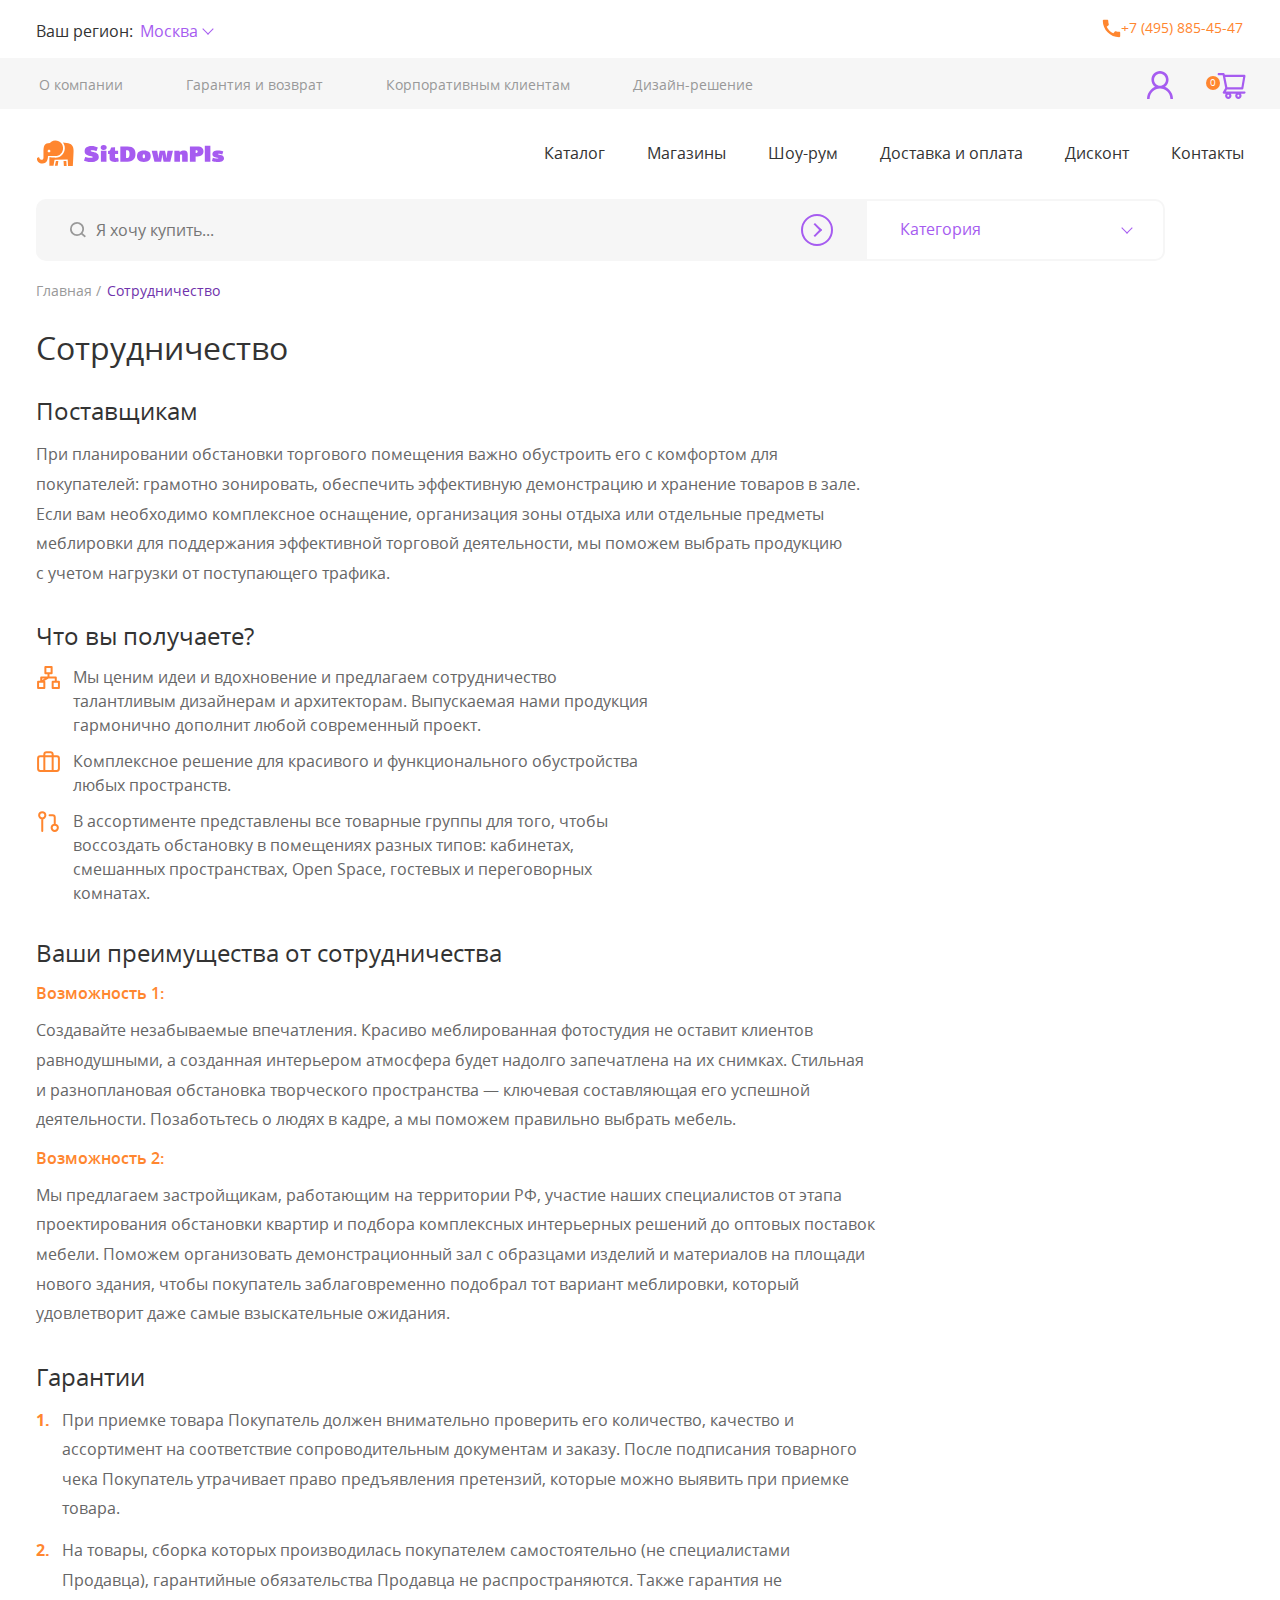
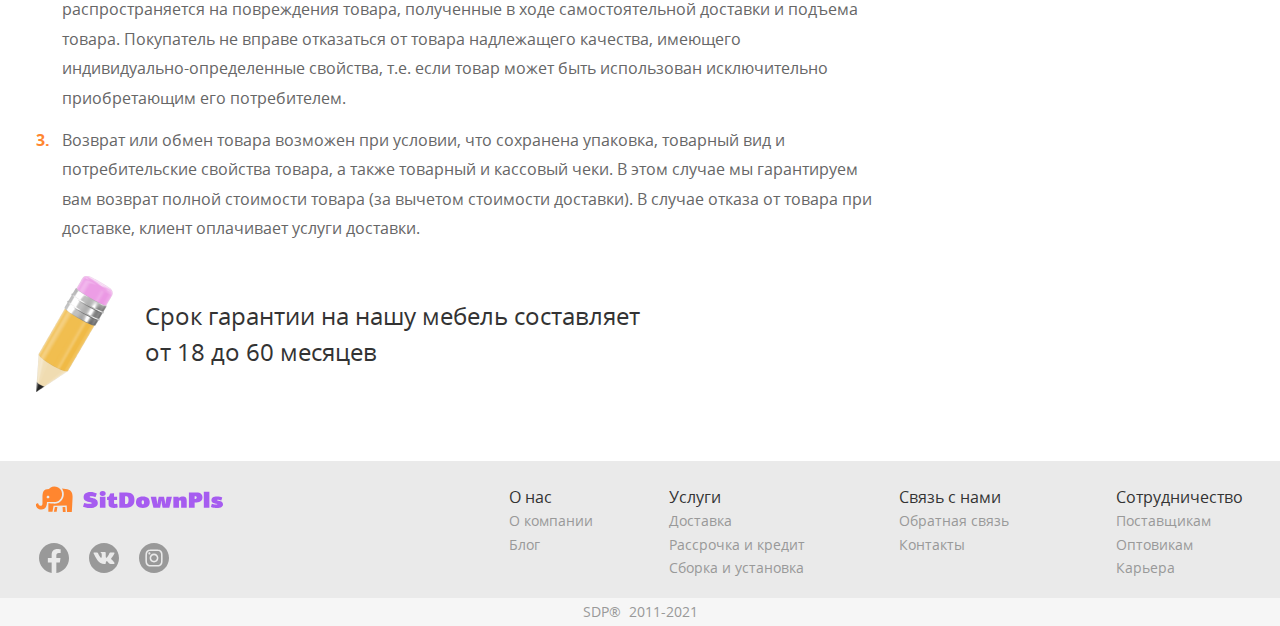
<file: cooperation.html>
<!DOCTYPE html>
<html lang="ru">
  <head>
    <title>SitDownPls - Сотрудничество</title>
    <meta charset="UTF-8">
    <meta http-equiv="X-UA-Compatible" content="IE=edge">
    <meta name="viewport" content="width=device-width, initial-scale=1.0">
    <meta name="msapplication-TileColor" content="#ffffff">
    <meta name="theme-color" content="#ffffff">
    <link rel="apple-touch-icon" sizes="180x180" href="images/apple-touch-icon.png">
    <link rel="icon" type="image/png" sizes="32x32" href="images/favicon-32x32.png">
    <link rel="icon" type="image/png" sizes="16x16" href="images/favicon-16x16.png">
    <link rel="stylesheet" href="styles.css">
  </head>
  <body>
    <header class="header">
      <div class="header-top">
        <div class="logo-mobile__wrapper"><a class="header__logo" href="./" aria-label="Ссылка на главную страницу"><svg role="img" aria-label="Логотип StdPls" width="187" height="27" viewBox="0 0 187 27" fill="none" xmlns="http://www.w3.org/2000/svg">
<g clip-path="url(#clip0)">
<path fill-rule="evenodd" clip-rule="evenodd" d="M5.43281 23.4518C10.0908 23.4518 10.9685 19.3274 10.9685 16.0252C11.5218 16.0252 15.894 16.0252 17.8882 16.0252C28.7358 16.0252 28.7386 0.569824 18.2342 0.569824C15.3771 0.569824 13.5368 2.3141 13.0441 2.92173C7.18314 2.92173 6.47076 6.00565 6.47076 11.9937C6.47076 13.1489 6.47076 16.9042 6.47076 17.4826C6.47076 18.8906 5.90888 19.804 4.39451 19.804C3.10157 19.804 2.48919 18.6511 1.97263 17.0332C1.70346 17.1788 -0.186649 18.2083 -0.448906 18.3771C0.123005 19.9934 0.735394 23.4518 5.43281 23.4518ZM12.0183 9.64148C13.7928 9.64148 13.9436 12.3294 11.8927 12.3294C10.1638 12.3294 10.2088 9.64148 12.0183 9.64148ZM18.2345 17.6962C16.7347 17.6962 12.3525 17.3692 12.3525 17.3692V25.6558L16.5043 25.7155L17.5422 19.7211L30.6896 19.4723L31.0359 26.0445L35.8797 26.1045C35.8797 26.1045 36.5713 13.2319 36.5713 10.6494C36.5713 5.85938 34.4431 3.14827 29.6516 2.92173C28.4511 2.86502 26.8803 2.63948 25.8458 2.58575C30.355 8.11113 26.7672 17.6962 18.2345 17.6962ZM26.5381 21.0561L26.8838 25.9251L29.6516 25.9851L29.3056 21.0561H26.5381ZM17.8882 25.7758L20.6561 25.8355L21.3477 21.0561H18.9258L17.8882 25.7758Z" fill="#FF862F"/>
</g>
<path d="M54.7904 6.07762C55.7775 6.07762 56.8026 6.18758 57.8656 6.4075C58.9286 6.61276 59.9233 6.93532 60.8497 7.37516L59.574 11.0259C59.1792 10.8939 58.754 10.784 58.2984 10.696C57.858 10.5934 57.4176 10.5127 56.9772 10.4541C56.552 10.3954 56.1344 10.3588 55.7244 10.3441C55.3295 10.3148 54.9727 10.3001 54.6538 10.3001C54.2893 10.3001 54.0311 10.3588 53.8793 10.4761C53.7426 10.5787 53.6743 10.7326 53.6743 10.9379C53.6743 11.1432 53.9096 11.3191 54.3804 11.4657C54.8512 11.5977 55.451 11.7443 56.18 11.9056C56.514 11.9789 56.8785 12.0668 57.2733 12.1695C57.6834 12.2721 58.0934 12.4041 58.5034 12.5653C58.9134 12.7266 59.3159 12.9319 59.7107 13.1811C60.1055 13.4304 60.4548 13.7382 60.7585 14.1048C61.0774 14.4713 61.328 14.9038 61.5103 15.4023C61.6925 15.9008 61.7836 16.4799 61.7836 17.1397C61.7836 17.8141 61.6469 18.4446 61.3736 19.031C61.1154 19.6175 60.675 20.1307 60.0524 20.5705C59.4298 21.0103 58.6097 21.3622 57.5923 21.6261C56.5748 21.8754 55.3144 22 53.8109 22C53.4161 22 52.9453 21.978 52.3986 21.934C51.8671 21.89 51.2901 21.8167 50.6674 21.7141C50.06 21.6115 49.4374 21.4795 48.7995 21.3182C48.1617 21.157 47.5619 20.9517 47 20.7025L48.1845 16.8978C48.8983 17.1177 49.5816 17.2937 50.2346 17.4256C50.9028 17.5429 51.5103 17.6309 52.0569 17.6895C52.6188 17.7482 53.1048 17.7848 53.5148 17.7995C53.9248 17.8141 54.2361 17.8215 54.4487 17.8215C54.9347 17.8215 55.2612 17.7555 55.4282 17.6235C55.6105 17.4916 55.7016 17.3303 55.7016 17.1397C55.7016 16.7732 55.2612 16.4946 54.3804 16.304C53.4692 16.0841 52.6036 15.8642 51.7836 15.6442C50.9636 15.4243 50.2422 15.1384 49.6196 14.7865C49.0121 14.4347 48.5262 13.9802 48.1617 13.423C47.7973 12.8659 47.615 12.1328 47.615 11.2238C47.615 10.5201 47.7289 9.86028 47.9567 9.2445C48.1997 8.61406 48.6021 8.06425 49.164 7.59508C49.7259 7.12592 50.4624 6.75938 51.3736 6.49547C52.2999 6.2169 53.4389 6.07762 54.7904 6.07762Z" fill="#A65CF0"/>
<path d="M63.9038 21.6921C63.919 19.8594 63.919 18.0341 63.9038 16.216C63.8886 14.398 63.8886 12.5727 63.9038 10.74H69.4619C69.4467 12.5727 69.4467 14.398 69.4619 16.216C69.4771 18.0341 69.4771 19.8594 69.4619 21.6921H63.9038ZM69.6897 7.50712C69.6897 8.22553 69.4543 8.81932 68.9836 9.28849C68.5128 9.75766 67.7383 9.99224 66.6601 9.99224C66.1286 9.99224 65.673 9.93359 65.2934 9.8163C64.9137 9.68435 64.6024 9.50841 64.3594 9.28849C64.1316 9.06856 63.9646 8.80466 63.8583 8.49677C63.752 8.18887 63.6988 7.85899 63.6988 7.50712C63.6988 6.75938 63.9266 6.15826 64.3822 5.70375C64.8378 5.23458 65.5971 5 66.6601 5C67.7535 5 68.528 5.23458 68.9836 5.70375C69.4543 6.15826 69.6897 6.75938 69.6897 7.50712Z" fill="#A65CF0"/>
<path d="M78.0512 7.35317V10.74H81.1036V14.0388H78.0512V16.5239C78.0512 16.8611 78.074 17.1324 78.1196 17.3376C78.1803 17.5429 78.2638 17.6969 78.3701 17.7995C78.4916 17.9021 78.6435 17.9681 78.8257 17.9974C79.0079 18.0267 79.2281 18.0414 79.4863 18.0414C79.5926 18.0414 79.8052 18.0267 80.1241 17.9974C80.443 17.9681 80.7923 17.9241 81.1719 17.8655L81.7642 21.3182C81.4605 21.4355 81.134 21.5382 80.7847 21.6261C80.4506 21.6994 80.1089 21.7654 79.7596 21.8241C79.4256 21.8827 79.0915 21.9194 78.7574 21.934C78.4385 21.9633 78.1575 21.978 77.9145 21.978C76.6693 21.978 75.6898 21.8387 74.976 21.5602C74.2623 21.2816 73.7232 20.937 73.3587 20.5265C73.0095 20.1013 72.7893 19.6468 72.6981 19.163C72.607 18.6792 72.5615 18.232 72.5615 17.8215V14.0388H71.0581V11.1138L72.9715 10.564C73.1689 10.0802 73.3663 9.58905 73.5637 9.09056C73.7612 8.59207 73.951 8.10091 74.1332 7.61708L78.0512 7.35317Z" fill="#A65CF0"/>
<path d="M83.3217 21.6921V6.45149H90.5427C92.122 6.45149 93.4204 6.65675 94.4379 7.06727C95.4705 7.46313 96.283 8.00561 96.8752 8.6947C97.4675 9.38379 97.8775 10.1902 98.1053 11.1138C98.3483 12.0375 98.4698 13.0125 98.4698 14.0388C98.4698 15.0358 98.3331 15.9961 98.0598 16.9198C97.7864 17.8435 97.3384 18.6572 96.7158 19.3609C96.0932 20.0647 95.2731 20.6292 94.2557 21.0543C93.2534 21.4795 92.0157 21.6921 90.5427 21.6921H83.3217ZM89.062 10.1462V17.9534H90.1327C90.6186 17.9534 91.0134 17.8508 91.3172 17.6455C91.6361 17.4256 91.879 17.1397 92.0461 16.7878C92.2283 16.4213 92.3498 16.0035 92.4106 15.5343C92.4865 15.0651 92.5245 14.574 92.5245 14.0608C92.5245 13.533 92.4865 13.0345 92.4106 12.5653C92.3346 12.0815 92.198 11.6636 92.0005 11.3118C91.8183 10.9599 91.5601 10.6813 91.226 10.4761C90.892 10.2561 90.4667 10.1462 89.9504 10.1462H89.062Z" fill="#A65CF0"/>
<path d="M113.724 16.194C113.724 17.0444 113.595 17.8215 113.336 18.5252C113.078 19.229 112.668 19.8374 112.106 20.3506C111.56 20.8491 110.854 21.2376 109.988 21.5162C109.122 21.7947 108.075 21.934 106.844 21.934C105.599 21.934 104.544 21.7947 103.678 21.5162C102.813 21.2376 102.106 20.8491 101.56 20.3506C101.013 19.8374 100.611 19.229 100.352 18.5252C100.109 17.8215 99.988 17.0444 99.988 16.194C99.988 15.3583 100.109 14.5886 100.352 13.8849C100.611 13.1811 101.013 12.58 101.56 12.0815C102.122 11.583 102.835 11.1945 103.701 10.9159C104.567 10.6373 105.614 10.4981 106.844 10.4981C108.075 10.4981 109.122 10.6373 109.988 10.9159C110.869 11.1945 111.582 11.583 112.129 12.0815C112.676 12.58 113.078 13.1811 113.336 13.8849C113.595 14.5886 113.724 15.3583 113.724 16.194ZM108.029 16.194C108.029 15.4756 107.945 14.9552 107.778 14.6326C107.611 14.2954 107.3 14.1268 106.844 14.1268C106.389 14.1268 106.078 14.3174 105.911 14.6986C105.743 15.0798 105.66 15.5783 105.66 16.194C105.66 16.9711 105.743 17.5282 105.911 17.8655C106.078 18.2027 106.389 18.3713 106.844 18.3713C107.3 18.3713 107.611 18.2027 107.778 17.8655C107.945 17.5282 108.029 16.9711 108.029 16.194Z" fill="#A65CF0"/>
<path d="M129.475 17.9094L129.862 14.7646L130.591 10.762H135.921C135.511 12.6093 135.078 14.4347 134.623 16.238C134.182 18.0414 133.749 19.8594 133.324 21.6921H126.582L125.784 17.6675L125.397 14.6546H125.215L124.873 17.6455L124.121 21.6921H117.424C116.984 19.8594 116.528 18.0487 116.058 16.26C115.587 14.4713 115.139 12.6386 114.714 10.762H120.158L120.887 14.8525L121.274 17.9974H121.411L121.889 14.8305L122.755 10.762H127.994L128.837 14.7865L129.315 17.9094H129.475Z" fill="#A65CF0"/>
<path d="M142.787 11.9056C143.47 11.4071 144.176 11.0405 144.905 10.806C145.649 10.5714 146.295 10.4541 146.841 10.4541C148.238 10.4541 149.233 10.806 149.825 11.5097C150.418 12.1988 150.714 13.2251 150.714 14.5886V21.6921H145.133V15.6223C145.133 15.1971 145.049 14.9038 144.882 14.7426C144.73 14.5813 144.48 14.5006 144.131 14.5006C143.994 14.5006 143.819 14.53 143.607 14.5886C143.394 14.6473 143.181 14.7499 142.969 14.8965V21.6921H137.365C137.38 19.8594 137.38 18.0341 137.365 16.216C137.35 14.3834 137.35 12.5507 137.365 10.718H142.513L142.627 11.8396L142.787 11.9056Z" fill="#A65CF0"/>
<path d="M166.48 11.4877C166.48 12.1768 166.351 12.8292 166.093 13.445C165.85 14.0461 165.478 14.574 164.977 15.0285C164.476 15.483 163.861 15.8422 163.132 16.1061C162.403 16.37 161.56 16.5019 160.603 16.5019H158.644V21.6921H152.904V6.45149H160.239C161.423 6.45149 162.418 6.58344 163.223 6.84735C164.028 7.11126 164.666 7.47046 165.136 7.92497C165.622 8.37947 165.964 8.91462 166.161 9.5304C166.374 10.1462 166.48 10.7986 166.48 11.4877ZM158.644 10.1462V12.9392H159.351C159.776 12.9392 160.102 12.8219 160.33 12.5873C160.573 12.3527 160.694 12.0229 160.694 11.5977C160.694 11.0405 160.558 10.6593 160.284 10.4541C160.011 10.2488 159.654 10.1462 159.214 10.1462H158.644Z" fill="#A65CF0"/>
<path d="M167.826 21.6921C167.841 19.0237 167.833 16.37 167.803 13.7309C167.788 11.0918 167.795 8.43812 167.826 5.76973H173.361C173.376 8.43812 173.384 11.0918 173.384 13.7309C173.384 16.37 173.384 19.0237 173.384 21.6921H167.826Z" fill="#A65CF0"/>
<path d="M181.282 10.4321C182.103 10.4321 182.945 10.5127 183.811 10.674C184.677 10.8206 185.497 11.0625 186.271 11.3997L185.314 14.4347C184.631 14.2147 183.97 14.0608 183.333 13.9728C182.695 13.8849 182.125 13.8409 181.624 13.8409C181.396 13.8409 181.237 13.8702 181.146 13.9288C181.055 13.9875 181.009 14.0828 181.009 14.2147C181.009 14.2881 181.138 14.3614 181.396 14.4347C181.655 14.4933 181.966 14.5593 182.33 14.6326C182.786 14.7059 183.287 14.8159 183.834 14.9625C184.38 15.0944 184.889 15.2997 185.36 15.5783C185.831 15.8568 186.218 16.2307 186.522 16.6999C186.841 17.1544 187 17.7408 187 18.4593C187 18.9431 186.894 19.3976 186.681 19.8228C186.468 20.248 186.104 20.6218 185.588 20.9444C185.087 21.2523 184.418 21.5015 183.583 21.6921C182.748 21.868 181.715 21.956 180.485 21.956C180.166 21.956 179.787 21.9414 179.346 21.912C178.921 21.8827 178.458 21.8314 177.957 21.7581C177.456 21.6848 176.939 21.5895 176.408 21.4722C175.891 21.3402 175.398 21.179 174.927 20.9884L175.838 17.8215C177.099 18.1734 178.086 18.3859 178.8 18.4593C179.513 18.5179 180.037 18.5472 180.371 18.5472C180.629 18.5472 180.842 18.5326 181.009 18.5032C181.176 18.4593 181.26 18.3786 181.26 18.2613C181.26 18.1587 181.214 18.0781 181.123 18.0194C181.032 17.9608 180.918 17.9168 180.781 17.8875C180.645 17.8435 180.493 17.8068 180.326 17.7775C180.174 17.7482 180.03 17.7188 179.893 17.6895C179.331 17.5576 178.777 17.4183 178.23 17.2717C177.699 17.1251 177.22 16.9271 176.795 16.6779C176.385 16.4286 176.051 16.1134 175.793 15.7322C175.535 15.3364 175.405 14.8232 175.405 14.1928C175.405 13.6796 175.504 13.1958 175.702 12.7413C175.899 12.2868 176.226 11.8909 176.681 11.5537C177.137 11.2018 177.737 10.9306 178.481 10.74C179.24 10.5347 180.174 10.4321 181.282 10.4321Z" fill="#A65CF0"/>
<defs>
<clipPath>
<rect width="37" height="27" fill="white" transform="matrix(-1 0 0 1 37 0)"/>
</clipPath>
</defs>
</svg></a></div>
        <div class="container header-top__container">
          <label class="city-label"><span class="header__region">Ваш регион:</span>
            <select class="city-select" name="city-select" id="#city-select" data-trigger>
                  <option value="moscow">Москва</option>
                  <option value="kazan">Казань</option>
                  <option value="ufa">Уфа</option>
                  <option value="perm">Пермь</option>
            </select>
          </label><a class="link tel-number" href="tel:+74958854547"><svg role="img" aria-label="Изображение телефонной трубки" width="100%" height="100%" viewbox="0 0 18 18" fill="#ff862f" xmlns="http://www.w3.org/2000/svg">
<path d="M16.3425 12.0983C15.215 12.0983 14.1242 11.915 13.1067 11.585C12.7858 11.475 12.4283 11.5575 12.1808 11.805L10.7417 13.6108C8.1475 12.3733 5.71833 10.0358 4.42583 7.35L6.21333 5.82833C6.46083 5.57167 6.53417 5.21417 6.43333 4.89333C6.09417 3.87583 5.92 2.785 5.92 1.6575C5.92 1.1625 5.5075 0.75 5.0125 0.75H1.84083C1.34583 0.75 0.75 0.97 0.75 1.6575C0.75 10.1733 7.83583 17.25 16.3425 17.25C16.9933 17.25 17.25 16.6725 17.25 16.1683V13.0058C17.25 12.5108 16.8375 12.0983 16.3425 12.0983Z" />
</svg><span class="tel-number__text">+7 (495) 885-45-47</span></a>
          <nav class="header-top__nav desktop-nav">
                <ul class="header-top__list">
                  <li class="header-top__list-item"><a class="link header-top__link" href="./about.html">О компании</a></li>
                  <li class="header-top__list-item"><a class="link header-top__link" href="./guarantee.html">Гарантия и возврат</a></li>
                  <li class="header-top__list-item"><a class="link header-top__link" href="./cooperation.html">Корпоративным клиентам</a></li>
                  <li class="header-top__list-item"><a class="link header-top__link" href="./design.html">Дизайн-решение</a></li>
                </ul>
          </nav>
        </div>
        <div class="tablet-nav__wrapper">
          <div class="container tablet-nav__container">
            <nav class="header-top__nav tablet-nav">
                  <ul class="header-top__list">
                    <li class="header-top__list-item"><a class="link header-top__link" href="./about.html">О компании</a></li>
                    <li class="header-top__list-item"><a class="link header-top__link" href="./guarantee.html">Гарантия и возврат</a></li>
                    <li class="header-top__list-item"><a class="link header-top__link" href="./cooperation.html">Корпоративным клиентам</a></li>
                    <li class="header-top__list-item"><a class="link header-top__link" href="./design.html">Дизайн-решение</a></li>
                  </ul>
            </nav>
                <div class="header__box"><a class="link personal-cabinet" href="#" aria-label="Вход в личный кабинет"><svg role="img" aria-label="Изображение иконки пользователя" width="100%" height="100%" viewbox="0 0 26 28" fill="#a65cf0" xmlns="http://www.w3.org/2000/svg">
<path d="M24.98 22.8503C24.3278 21.2785 23.3813 19.8508 22.1933 18.6467C21.0089 17.4392 19.6059 16.4764 18.0617 15.8116C18.0478 15.8045 18.034 15.801 18.0202 15.794C20.1742 14.2111 21.5744 11.6327 21.5744 8.72362C21.5744 3.90452 17.7367 0 13 0C8.26333 0 4.42559 3.90452 4.42559 8.72362C4.42559 11.6327 5.82585 14.2111 7.97982 15.7975C7.96599 15.8045 7.95216 15.808 7.93833 15.8151C6.38941 16.4799 4.99952 17.4332 3.80671 18.6503C2.61981 19.8553 1.67349 21.2827 1.02003 22.8538C0.37806 24.3918 0.0318323 26.0409 8.64563e-05 27.7116C-0.000836348 27.7491 0.00563604 27.7864 0.0191224 27.8214C0.0326088 27.8564 0.0528363 27.8882 0.0786128 27.9151C0.104389 27.942 0.135194 27.9633 0.16921 27.9779C0.203227 27.9925 0.239768 28 0.27668 28H2.35113C2.50326 28 2.62427 27.8769 2.62773 27.7256C2.69688 25.01 3.76868 22.4668 5.66335 20.5392C7.62371 18.5447 10.2271 17.4472 13 17.4472C15.7729 17.4472 18.3763 18.5447 20.3367 20.5392C22.2313 22.4668 23.3031 25.01 23.3723 27.7256C23.3757 27.8804 23.4967 28 23.6489 28H25.7233C25.7602 28 25.7968 27.9925 25.8308 27.9779C25.8648 27.9633 25.8956 27.942 25.9214 27.9151C25.9472 27.8882 25.9674 27.8564 25.9809 27.8214C25.9944 27.7864 26.0008 27.7491 25.9999 27.7116C25.9653 26.0301 25.6231 24.3945 24.98 22.8503ZM13 14.7739C11.413 14.7739 9.91943 14.1442 8.79577 13.001C7.67211 11.8578 7.05323 10.3382 7.05323 8.72362C7.05323 7.10905 7.67211 5.58945 8.79577 4.44623C9.91943 3.30301 11.413 2.67337 13 2.67337C14.587 2.67337 16.0806 3.30301 17.2042 4.44623C18.3279 5.58945 18.9468 7.10905 18.9468 8.72362C18.9468 10.3382 18.3279 11.8578 17.2042 13.001C16.0806 14.1442 14.587 14.7739 13 14.7739Z" />
</svg></a><a class="link basket" href="#" aria-label="Корзина товаров"><span class="basket__ellipse">0</span><svg role="img" aria-label="Изображение иконки корзины" width="100%" height="100%" viewbox="0 0 41 28" fill="#a65cf0" xmlns="http://www.w3.org/2000/svg">
<path d="M39.8162 19.8503H19.902L20.9019 17.7365L37.5154 17.7052C38.0772 17.7052 38.5588 17.2887 38.6591 16.7125L40.9599 3.34598C41.0201 2.99541 40.9298 2.63444 40.7091 2.36023C40.6 2.22528 40.4639 2.11658 40.3103 2.04166C40.1567 1.96674 39.9892 1.9274 39.8195 1.92637L18.6848 1.85348L18.5042 0.971861C18.3905 0.40957 17.9022 0 17.3471 0H12.1805C11.8674 0 11.5671 0.129087 11.3458 0.358864C11.1244 0.588641 11 0.900285 11 1.22524C11 1.55019 11.1244 1.86184 11.3458 2.09161C11.5671 2.32139 11.8674 2.45048 12.1805 2.45048H16.3907L17.1799 6.34486L19.1228 16.1086L16.6214 20.3466C16.4915 20.5286 16.4133 20.7446 16.3956 20.9704C16.3778 21.1961 16.4213 21.4225 16.5211 21.6239C16.7218 22.0369 17.1264 22.2973 17.5745 22.2973H19.6746C19.2269 22.9145 18.9851 23.6662 18.9857 24.4388C18.9857 26.4034 20.524 28 22.4168 28C24.3096 28 25.8478 26.4034 25.8478 24.4388C25.8478 23.6648 25.6004 22.9116 25.159 22.2973H30.5463C30.0986 22.9145 29.8568 23.6662 29.8574 24.4388C29.8574 26.4034 31.3957 28 33.2885 28C35.1812 28 36.7195 26.4034 36.7195 24.4388C36.7195 23.6648 36.4721 22.9116 36.0307 22.2973H39.8195C40.4683 22.2973 41 21.7489 41 21.072C40.9981 20.7474 40.8725 20.4368 40.6507 20.2079C40.4289 19.979 40.1289 19.8504 39.8162 19.8503ZM19.1763 4.26925L38.4317 4.33519L36.5456 15.2964L21.4202 15.3242L19.1763 4.26925ZM22.4168 25.5356C21.8349 25.5356 21.36 25.0428 21.36 24.4388C21.36 23.8349 21.8349 23.342 22.4168 23.342C22.9987 23.342 23.4735 23.8349 23.4735 24.4388C23.4735 24.7297 23.3622 25.0087 23.164 25.2144C22.9658 25.4201 22.6971 25.5356 22.4168 25.5356ZM33.2885 25.5356C32.7066 25.5356 32.2317 25.0428 32.2317 24.4388C32.2317 23.8349 32.7066 23.342 33.2885 23.342C33.8704 23.342 34.3452 23.8349 34.3452 24.4388C34.3452 24.7297 34.2339 25.0087 34.0357 25.2144C33.8375 25.4201 33.5687 25.5356 33.2885 25.5356Z" fill="#A65CF0" />
</svg></a></div>
          </div>
        </div>
      </div>
      <div class="header-middle">
        <div class="container header-middle__container">
          <button class="burger js-burger"><span class="burger__line"></span><span class="burger__line"></span><span class="burger__line"></span></button><a class="link header__logo header__logo--middle" href="./"><svg role="img" aria-label="Логотип StdPls" width="187" height="27" viewBox="0 0 187 27" fill="none" xmlns="http://www.w3.org/2000/svg">
<g clip-path="url(#clip0)">
<path fill-rule="evenodd" clip-rule="evenodd" d="M5.43281 23.4518C10.0908 23.4518 10.9685 19.3274 10.9685 16.0252C11.5218 16.0252 15.894 16.0252 17.8882 16.0252C28.7358 16.0252 28.7386 0.569824 18.2342 0.569824C15.3771 0.569824 13.5368 2.3141 13.0441 2.92173C7.18314 2.92173 6.47076 6.00565 6.47076 11.9937C6.47076 13.1489 6.47076 16.9042 6.47076 17.4826C6.47076 18.8906 5.90888 19.804 4.39451 19.804C3.10157 19.804 2.48919 18.6511 1.97263 17.0332C1.70346 17.1788 -0.186649 18.2083 -0.448906 18.3771C0.123005 19.9934 0.735394 23.4518 5.43281 23.4518ZM12.0183 9.64148C13.7928 9.64148 13.9436 12.3294 11.8927 12.3294C10.1638 12.3294 10.2088 9.64148 12.0183 9.64148ZM18.2345 17.6962C16.7347 17.6962 12.3525 17.3692 12.3525 17.3692V25.6558L16.5043 25.7155L17.5422 19.7211L30.6896 19.4723L31.0359 26.0445L35.8797 26.1045C35.8797 26.1045 36.5713 13.2319 36.5713 10.6494C36.5713 5.85938 34.4431 3.14827 29.6516 2.92173C28.4511 2.86502 26.8803 2.63948 25.8458 2.58575C30.355 8.11113 26.7672 17.6962 18.2345 17.6962ZM26.5381 21.0561L26.8838 25.9251L29.6516 25.9851L29.3056 21.0561H26.5381ZM17.8882 25.7758L20.6561 25.8355L21.3477 21.0561H18.9258L17.8882 25.7758Z" fill="#FF862F"/>
</g>
<path d="M54.7904 6.07762C55.7775 6.07762 56.8026 6.18758 57.8656 6.4075C58.9286 6.61276 59.9233 6.93532 60.8497 7.37516L59.574 11.0259C59.1792 10.8939 58.754 10.784 58.2984 10.696C57.858 10.5934 57.4176 10.5127 56.9772 10.4541C56.552 10.3954 56.1344 10.3588 55.7244 10.3441C55.3295 10.3148 54.9727 10.3001 54.6538 10.3001C54.2893 10.3001 54.0311 10.3588 53.8793 10.4761C53.7426 10.5787 53.6743 10.7326 53.6743 10.9379C53.6743 11.1432 53.9096 11.3191 54.3804 11.4657C54.8512 11.5977 55.451 11.7443 56.18 11.9056C56.514 11.9789 56.8785 12.0668 57.2733 12.1695C57.6834 12.2721 58.0934 12.4041 58.5034 12.5653C58.9134 12.7266 59.3159 12.9319 59.7107 13.1811C60.1055 13.4304 60.4548 13.7382 60.7585 14.1048C61.0774 14.4713 61.328 14.9038 61.5103 15.4023C61.6925 15.9008 61.7836 16.4799 61.7836 17.1397C61.7836 17.8141 61.6469 18.4446 61.3736 19.031C61.1154 19.6175 60.675 20.1307 60.0524 20.5705C59.4298 21.0103 58.6097 21.3622 57.5923 21.6261C56.5748 21.8754 55.3144 22 53.8109 22C53.4161 22 52.9453 21.978 52.3986 21.934C51.8671 21.89 51.2901 21.8167 50.6674 21.7141C50.06 21.6115 49.4374 21.4795 48.7995 21.3182C48.1617 21.157 47.5619 20.9517 47 20.7025L48.1845 16.8978C48.8983 17.1177 49.5816 17.2937 50.2346 17.4256C50.9028 17.5429 51.5103 17.6309 52.0569 17.6895C52.6188 17.7482 53.1048 17.7848 53.5148 17.7995C53.9248 17.8141 54.2361 17.8215 54.4487 17.8215C54.9347 17.8215 55.2612 17.7555 55.4282 17.6235C55.6105 17.4916 55.7016 17.3303 55.7016 17.1397C55.7016 16.7732 55.2612 16.4946 54.3804 16.304C53.4692 16.0841 52.6036 15.8642 51.7836 15.6442C50.9636 15.4243 50.2422 15.1384 49.6196 14.7865C49.0121 14.4347 48.5262 13.9802 48.1617 13.423C47.7973 12.8659 47.615 12.1328 47.615 11.2238C47.615 10.5201 47.7289 9.86028 47.9567 9.2445C48.1997 8.61406 48.6021 8.06425 49.164 7.59508C49.7259 7.12592 50.4624 6.75938 51.3736 6.49547C52.2999 6.2169 53.4389 6.07762 54.7904 6.07762Z" fill="#A65CF0"/>
<path d="M63.9038 21.6921C63.919 19.8594 63.919 18.0341 63.9038 16.216C63.8886 14.398 63.8886 12.5727 63.9038 10.74H69.4619C69.4467 12.5727 69.4467 14.398 69.4619 16.216C69.4771 18.0341 69.4771 19.8594 69.4619 21.6921H63.9038ZM69.6897 7.50712C69.6897 8.22553 69.4543 8.81932 68.9836 9.28849C68.5128 9.75766 67.7383 9.99224 66.6601 9.99224C66.1286 9.99224 65.673 9.93359 65.2934 9.8163C64.9137 9.68435 64.6024 9.50841 64.3594 9.28849C64.1316 9.06856 63.9646 8.80466 63.8583 8.49677C63.752 8.18887 63.6988 7.85899 63.6988 7.50712C63.6988 6.75938 63.9266 6.15826 64.3822 5.70375C64.8378 5.23458 65.5971 5 66.6601 5C67.7535 5 68.528 5.23458 68.9836 5.70375C69.4543 6.15826 69.6897 6.75938 69.6897 7.50712Z" fill="#A65CF0"/>
<path d="M78.0512 7.35317V10.74H81.1036V14.0388H78.0512V16.5239C78.0512 16.8611 78.074 17.1324 78.1196 17.3376C78.1803 17.5429 78.2638 17.6969 78.3701 17.7995C78.4916 17.9021 78.6435 17.9681 78.8257 17.9974C79.0079 18.0267 79.2281 18.0414 79.4863 18.0414C79.5926 18.0414 79.8052 18.0267 80.1241 17.9974C80.443 17.9681 80.7923 17.9241 81.1719 17.8655L81.7642 21.3182C81.4605 21.4355 81.134 21.5382 80.7847 21.6261C80.4506 21.6994 80.1089 21.7654 79.7596 21.8241C79.4256 21.8827 79.0915 21.9194 78.7574 21.934C78.4385 21.9633 78.1575 21.978 77.9145 21.978C76.6693 21.978 75.6898 21.8387 74.976 21.5602C74.2623 21.2816 73.7232 20.937 73.3587 20.5265C73.0095 20.1013 72.7893 19.6468 72.6981 19.163C72.607 18.6792 72.5615 18.232 72.5615 17.8215V14.0388H71.0581V11.1138L72.9715 10.564C73.1689 10.0802 73.3663 9.58905 73.5637 9.09056C73.7612 8.59207 73.951 8.10091 74.1332 7.61708L78.0512 7.35317Z" fill="#A65CF0"/>
<path d="M83.3217 21.6921V6.45149H90.5427C92.122 6.45149 93.4204 6.65675 94.4379 7.06727C95.4705 7.46313 96.283 8.00561 96.8752 8.6947C97.4675 9.38379 97.8775 10.1902 98.1053 11.1138C98.3483 12.0375 98.4698 13.0125 98.4698 14.0388C98.4698 15.0358 98.3331 15.9961 98.0598 16.9198C97.7864 17.8435 97.3384 18.6572 96.7158 19.3609C96.0932 20.0647 95.2731 20.6292 94.2557 21.0543C93.2534 21.4795 92.0157 21.6921 90.5427 21.6921H83.3217ZM89.062 10.1462V17.9534H90.1327C90.6186 17.9534 91.0134 17.8508 91.3172 17.6455C91.6361 17.4256 91.879 17.1397 92.0461 16.7878C92.2283 16.4213 92.3498 16.0035 92.4106 15.5343C92.4865 15.0651 92.5245 14.574 92.5245 14.0608C92.5245 13.533 92.4865 13.0345 92.4106 12.5653C92.3346 12.0815 92.198 11.6636 92.0005 11.3118C91.8183 10.9599 91.5601 10.6813 91.226 10.4761C90.892 10.2561 90.4667 10.1462 89.9504 10.1462H89.062Z" fill="#A65CF0"/>
<path d="M113.724 16.194C113.724 17.0444 113.595 17.8215 113.336 18.5252C113.078 19.229 112.668 19.8374 112.106 20.3506C111.56 20.8491 110.854 21.2376 109.988 21.5162C109.122 21.7947 108.075 21.934 106.844 21.934C105.599 21.934 104.544 21.7947 103.678 21.5162C102.813 21.2376 102.106 20.8491 101.56 20.3506C101.013 19.8374 100.611 19.229 100.352 18.5252C100.109 17.8215 99.988 17.0444 99.988 16.194C99.988 15.3583 100.109 14.5886 100.352 13.8849C100.611 13.1811 101.013 12.58 101.56 12.0815C102.122 11.583 102.835 11.1945 103.701 10.9159C104.567 10.6373 105.614 10.4981 106.844 10.4981C108.075 10.4981 109.122 10.6373 109.988 10.9159C110.869 11.1945 111.582 11.583 112.129 12.0815C112.676 12.58 113.078 13.1811 113.336 13.8849C113.595 14.5886 113.724 15.3583 113.724 16.194ZM108.029 16.194C108.029 15.4756 107.945 14.9552 107.778 14.6326C107.611 14.2954 107.3 14.1268 106.844 14.1268C106.389 14.1268 106.078 14.3174 105.911 14.6986C105.743 15.0798 105.66 15.5783 105.66 16.194C105.66 16.9711 105.743 17.5282 105.911 17.8655C106.078 18.2027 106.389 18.3713 106.844 18.3713C107.3 18.3713 107.611 18.2027 107.778 17.8655C107.945 17.5282 108.029 16.9711 108.029 16.194Z" fill="#A65CF0"/>
<path d="M129.475 17.9094L129.862 14.7646L130.591 10.762H135.921C135.511 12.6093 135.078 14.4347 134.623 16.238C134.182 18.0414 133.749 19.8594 133.324 21.6921H126.582L125.784 17.6675L125.397 14.6546H125.215L124.873 17.6455L124.121 21.6921H117.424C116.984 19.8594 116.528 18.0487 116.058 16.26C115.587 14.4713 115.139 12.6386 114.714 10.762H120.158L120.887 14.8525L121.274 17.9974H121.411L121.889 14.8305L122.755 10.762H127.994L128.837 14.7865L129.315 17.9094H129.475Z" fill="#A65CF0"/>
<path d="M142.787 11.9056C143.47 11.4071 144.176 11.0405 144.905 10.806C145.649 10.5714 146.295 10.4541 146.841 10.4541C148.238 10.4541 149.233 10.806 149.825 11.5097C150.418 12.1988 150.714 13.2251 150.714 14.5886V21.6921H145.133V15.6223C145.133 15.1971 145.049 14.9038 144.882 14.7426C144.73 14.5813 144.48 14.5006 144.131 14.5006C143.994 14.5006 143.819 14.53 143.607 14.5886C143.394 14.6473 143.181 14.7499 142.969 14.8965V21.6921H137.365C137.38 19.8594 137.38 18.0341 137.365 16.216C137.35 14.3834 137.35 12.5507 137.365 10.718H142.513L142.627 11.8396L142.787 11.9056Z" fill="#A65CF0"/>
<path d="M166.48 11.4877C166.48 12.1768 166.351 12.8292 166.093 13.445C165.85 14.0461 165.478 14.574 164.977 15.0285C164.476 15.483 163.861 15.8422 163.132 16.1061C162.403 16.37 161.56 16.5019 160.603 16.5019H158.644V21.6921H152.904V6.45149H160.239C161.423 6.45149 162.418 6.58344 163.223 6.84735C164.028 7.11126 164.666 7.47046 165.136 7.92497C165.622 8.37947 165.964 8.91462 166.161 9.5304C166.374 10.1462 166.48 10.7986 166.48 11.4877ZM158.644 10.1462V12.9392H159.351C159.776 12.9392 160.102 12.8219 160.33 12.5873C160.573 12.3527 160.694 12.0229 160.694 11.5977C160.694 11.0405 160.558 10.6593 160.284 10.4541C160.011 10.2488 159.654 10.1462 159.214 10.1462H158.644Z" fill="#A65CF0"/>
<path d="M167.826 21.6921C167.841 19.0237 167.833 16.37 167.803 13.7309C167.788 11.0918 167.795 8.43812 167.826 5.76973H173.361C173.376 8.43812 173.384 11.0918 173.384 13.7309C173.384 16.37 173.384 19.0237 173.384 21.6921H167.826Z" fill="#A65CF0"/>
<path d="M181.282 10.4321C182.103 10.4321 182.945 10.5127 183.811 10.674C184.677 10.8206 185.497 11.0625 186.271 11.3997L185.314 14.4347C184.631 14.2147 183.97 14.0608 183.333 13.9728C182.695 13.8849 182.125 13.8409 181.624 13.8409C181.396 13.8409 181.237 13.8702 181.146 13.9288C181.055 13.9875 181.009 14.0828 181.009 14.2147C181.009 14.2881 181.138 14.3614 181.396 14.4347C181.655 14.4933 181.966 14.5593 182.33 14.6326C182.786 14.7059 183.287 14.8159 183.834 14.9625C184.38 15.0944 184.889 15.2997 185.36 15.5783C185.831 15.8568 186.218 16.2307 186.522 16.6999C186.841 17.1544 187 17.7408 187 18.4593C187 18.9431 186.894 19.3976 186.681 19.8228C186.468 20.248 186.104 20.6218 185.588 20.9444C185.087 21.2523 184.418 21.5015 183.583 21.6921C182.748 21.868 181.715 21.956 180.485 21.956C180.166 21.956 179.787 21.9414 179.346 21.912C178.921 21.8827 178.458 21.8314 177.957 21.7581C177.456 21.6848 176.939 21.5895 176.408 21.4722C175.891 21.3402 175.398 21.179 174.927 20.9884L175.838 17.8215C177.099 18.1734 178.086 18.3859 178.8 18.4593C179.513 18.5179 180.037 18.5472 180.371 18.5472C180.629 18.5472 180.842 18.5326 181.009 18.5032C181.176 18.4593 181.26 18.3786 181.26 18.2613C181.26 18.1587 181.214 18.0781 181.123 18.0194C181.032 17.9608 180.918 17.9168 180.781 17.8875C180.645 17.8435 180.493 17.8068 180.326 17.7775C180.174 17.7482 180.03 17.7188 179.893 17.6895C179.331 17.5576 178.777 17.4183 178.23 17.2717C177.699 17.1251 177.22 16.9271 176.795 16.6779C176.385 16.4286 176.051 16.1134 175.793 15.7322C175.535 15.3364 175.405 14.8232 175.405 14.1928C175.405 13.6796 175.504 13.1958 175.702 12.7413C175.899 12.2868 176.226 11.8909 176.681 11.5537C177.137 11.2018 177.737 10.9306 178.481 10.74C179.24 10.5347 180.174 10.4321 181.282 10.4321Z" fill="#A65CF0"/>
<defs>
<clipPath>
<rect width="37" height="27" fill="white" transform="matrix(-1 0 0 1 37 0)"/>
</clipPath>
</defs>
</svg></a>
          <nav class="header__nav">
                <ul class="header-middle__list">
                  <li class="header-middle__list-item"><a class="link header-middle__link" href="./catalog.html">Каталог</a></li>
                  <li class="header-middle__list-item"><a class="link header-middle__link" href="./shop.html">Магазины</a></li>
                  <li class="header-middle__list-item"><a class="link header-middle__link" href="./showroom.html">Шоу-рум</a></li>
                  <li class="header-middle__list-item"><a class="link header-middle__link" href="./delivery.html">Доставка и оплата</a></li>
                  <li class="header-middle__list-item"><a class="link header-middle__link" href="./discount.html">Дисконт</a></li>
                  <li class="header-middle__list-item"><a class="link header-middle__link" href="./contacts.html">Контакты</a></li>
                </ul>
          </nav>
              <div class="header__box"><a class="link personal-cabinet" href="#" aria-label="Вход в личный кабинет"><svg role="img" aria-label="Изображение иконки пользователя" width="100%" height="100%" viewbox="0 0 26 28" fill="#a65cf0" xmlns="http://www.w3.org/2000/svg">
<path d="M24.98 22.8503C24.3278 21.2785 23.3813 19.8508 22.1933 18.6467C21.0089 17.4392 19.6059 16.4764 18.0617 15.8116C18.0478 15.8045 18.034 15.801 18.0202 15.794C20.1742 14.2111 21.5744 11.6327 21.5744 8.72362C21.5744 3.90452 17.7367 0 13 0C8.26333 0 4.42559 3.90452 4.42559 8.72362C4.42559 11.6327 5.82585 14.2111 7.97982 15.7975C7.96599 15.8045 7.95216 15.808 7.93833 15.8151C6.38941 16.4799 4.99952 17.4332 3.80671 18.6503C2.61981 19.8553 1.67349 21.2827 1.02003 22.8538C0.37806 24.3918 0.0318323 26.0409 8.64563e-05 27.7116C-0.000836348 27.7491 0.00563604 27.7864 0.0191224 27.8214C0.0326088 27.8564 0.0528363 27.8882 0.0786128 27.9151C0.104389 27.942 0.135194 27.9633 0.16921 27.9779C0.203227 27.9925 0.239768 28 0.27668 28H2.35113C2.50326 28 2.62427 27.8769 2.62773 27.7256C2.69688 25.01 3.76868 22.4668 5.66335 20.5392C7.62371 18.5447 10.2271 17.4472 13 17.4472C15.7729 17.4472 18.3763 18.5447 20.3367 20.5392C22.2313 22.4668 23.3031 25.01 23.3723 27.7256C23.3757 27.8804 23.4967 28 23.6489 28H25.7233C25.7602 28 25.7968 27.9925 25.8308 27.9779C25.8648 27.9633 25.8956 27.942 25.9214 27.9151C25.9472 27.8882 25.9674 27.8564 25.9809 27.8214C25.9944 27.7864 26.0008 27.7491 25.9999 27.7116C25.9653 26.0301 25.6231 24.3945 24.98 22.8503ZM13 14.7739C11.413 14.7739 9.91943 14.1442 8.79577 13.001C7.67211 11.8578 7.05323 10.3382 7.05323 8.72362C7.05323 7.10905 7.67211 5.58945 8.79577 4.44623C9.91943 3.30301 11.413 2.67337 13 2.67337C14.587 2.67337 16.0806 3.30301 17.2042 4.44623C18.3279 5.58945 18.9468 7.10905 18.9468 8.72362C18.9468 10.3382 18.3279 11.8578 17.2042 13.001C16.0806 14.1442 14.587 14.7739 13 14.7739Z" />
</svg></a><a class="link basket" href="#" aria-label="Корзина товаров"><span class="basket__ellipse">0</span><svg role="img" aria-label="Изображение иконки корзины" width="100%" height="100%" viewbox="0 0 41 28" fill="#a65cf0" xmlns="http://www.w3.org/2000/svg">
<path d="M39.8162 19.8503H19.902L20.9019 17.7365L37.5154 17.7052C38.0772 17.7052 38.5588 17.2887 38.6591 16.7125L40.9599 3.34598C41.0201 2.99541 40.9298 2.63444 40.7091 2.36023C40.6 2.22528 40.4639 2.11658 40.3103 2.04166C40.1567 1.96674 39.9892 1.9274 39.8195 1.92637L18.6848 1.85348L18.5042 0.971861C18.3905 0.40957 17.9022 0 17.3471 0H12.1805C11.8674 0 11.5671 0.129087 11.3458 0.358864C11.1244 0.588641 11 0.900285 11 1.22524C11 1.55019 11.1244 1.86184 11.3458 2.09161C11.5671 2.32139 11.8674 2.45048 12.1805 2.45048H16.3907L17.1799 6.34486L19.1228 16.1086L16.6214 20.3466C16.4915 20.5286 16.4133 20.7446 16.3956 20.9704C16.3778 21.1961 16.4213 21.4225 16.5211 21.6239C16.7218 22.0369 17.1264 22.2973 17.5745 22.2973H19.6746C19.2269 22.9145 18.9851 23.6662 18.9857 24.4388C18.9857 26.4034 20.524 28 22.4168 28C24.3096 28 25.8478 26.4034 25.8478 24.4388C25.8478 23.6648 25.6004 22.9116 25.159 22.2973H30.5463C30.0986 22.9145 29.8568 23.6662 29.8574 24.4388C29.8574 26.4034 31.3957 28 33.2885 28C35.1812 28 36.7195 26.4034 36.7195 24.4388C36.7195 23.6648 36.4721 22.9116 36.0307 22.2973H39.8195C40.4683 22.2973 41 21.7489 41 21.072C40.9981 20.7474 40.8725 20.4368 40.6507 20.2079C40.4289 19.979 40.1289 19.8504 39.8162 19.8503ZM19.1763 4.26925L38.4317 4.33519L36.5456 15.2964L21.4202 15.3242L19.1763 4.26925ZM22.4168 25.5356C21.8349 25.5356 21.36 25.0428 21.36 24.4388C21.36 23.8349 21.8349 23.342 22.4168 23.342C22.9987 23.342 23.4735 23.8349 23.4735 24.4388C23.4735 24.7297 23.3622 25.0087 23.164 25.2144C22.9658 25.4201 22.6971 25.5356 22.4168 25.5356ZM33.2885 25.5356C32.7066 25.5356 32.2317 25.0428 32.2317 24.4388C32.2317 23.8349 32.7066 23.342 33.2885 23.342C33.8704 23.342 34.3452 23.8349 34.3452 24.4388C34.3452 24.7297 34.2339 25.0087 34.0357 25.2144C33.8375 25.4201 33.5687 25.5356 33.2885 25.5356Z" fill="#A65CF0" />
</svg></a></div>
        </div>
      </div>
      <div class="header-bottom">
        <div class="container header-bottom__container">
          <form class="search-form" tabindex="0" aria-label="Форма поиска по сайту">
            <input class="search-form__input" type="search" name="search" id="type-search" placeholder="Я хочу купить...">
            <button class="button-circle search-form__submit-button" type="submit" aria-label="Поиск по сайту"><span></span></button>
          </form>
          <label class="header-bottom__label">
            <select name="furnitures" id="header-bottom__select">
                  <option value="category">Категория</option>
                  <option value="armchairs">Кресла</option>
                  <option value="pouf">Пуфы</option>
                  <option value="bed">Кровати</option>
                  <option value="stand">Тумбы</option>
                  <option value="commode">Комоды</option>
                  <option value="chair">Стулья</option>
                  <option value="table">Столы</option>
                  <option value="accesuar">Акксесуары</option>
            </select>
          </label>
              <div class="header__box"><a class="link personal-cabinet" href="#" aria-label="Вход в личный кабинет"><svg role="img" aria-label="Изображение иконки пользователя" width="100%" height="100%" viewbox="0 0 26 28" fill="#a65cf0" xmlns="http://www.w3.org/2000/svg">
<path d="M24.98 22.8503C24.3278 21.2785 23.3813 19.8508 22.1933 18.6467C21.0089 17.4392 19.6059 16.4764 18.0617 15.8116C18.0478 15.8045 18.034 15.801 18.0202 15.794C20.1742 14.2111 21.5744 11.6327 21.5744 8.72362C21.5744 3.90452 17.7367 0 13 0C8.26333 0 4.42559 3.90452 4.42559 8.72362C4.42559 11.6327 5.82585 14.2111 7.97982 15.7975C7.96599 15.8045 7.95216 15.808 7.93833 15.8151C6.38941 16.4799 4.99952 17.4332 3.80671 18.6503C2.61981 19.8553 1.67349 21.2827 1.02003 22.8538C0.37806 24.3918 0.0318323 26.0409 8.64563e-05 27.7116C-0.000836348 27.7491 0.00563604 27.7864 0.0191224 27.8214C0.0326088 27.8564 0.0528363 27.8882 0.0786128 27.9151C0.104389 27.942 0.135194 27.9633 0.16921 27.9779C0.203227 27.9925 0.239768 28 0.27668 28H2.35113C2.50326 28 2.62427 27.8769 2.62773 27.7256C2.69688 25.01 3.76868 22.4668 5.66335 20.5392C7.62371 18.5447 10.2271 17.4472 13 17.4472C15.7729 17.4472 18.3763 18.5447 20.3367 20.5392C22.2313 22.4668 23.3031 25.01 23.3723 27.7256C23.3757 27.8804 23.4967 28 23.6489 28H25.7233C25.7602 28 25.7968 27.9925 25.8308 27.9779C25.8648 27.9633 25.8956 27.942 25.9214 27.9151C25.9472 27.8882 25.9674 27.8564 25.9809 27.8214C25.9944 27.7864 26.0008 27.7491 25.9999 27.7116C25.9653 26.0301 25.6231 24.3945 24.98 22.8503ZM13 14.7739C11.413 14.7739 9.91943 14.1442 8.79577 13.001C7.67211 11.8578 7.05323 10.3382 7.05323 8.72362C7.05323 7.10905 7.67211 5.58945 8.79577 4.44623C9.91943 3.30301 11.413 2.67337 13 2.67337C14.587 2.67337 16.0806 3.30301 17.2042 4.44623C18.3279 5.58945 18.9468 7.10905 18.9468 8.72362C18.9468 10.3382 18.3279 11.8578 17.2042 13.001C16.0806 14.1442 14.587 14.7739 13 14.7739Z" />
</svg></a><a class="link basket" href="#" aria-label="Корзина товаров"><span class="basket__ellipse">0</span><svg role="img" aria-label="Изображение иконки корзины" width="100%" height="100%" viewbox="0 0 41 28" fill="#a65cf0" xmlns="http://www.w3.org/2000/svg">
<path d="M39.8162 19.8503H19.902L20.9019 17.7365L37.5154 17.7052C38.0772 17.7052 38.5588 17.2887 38.6591 16.7125L40.9599 3.34598C41.0201 2.99541 40.9298 2.63444 40.7091 2.36023C40.6 2.22528 40.4639 2.11658 40.3103 2.04166C40.1567 1.96674 39.9892 1.9274 39.8195 1.92637L18.6848 1.85348L18.5042 0.971861C18.3905 0.40957 17.9022 0 17.3471 0H12.1805C11.8674 0 11.5671 0.129087 11.3458 0.358864C11.1244 0.588641 11 0.900285 11 1.22524C11 1.55019 11.1244 1.86184 11.3458 2.09161C11.5671 2.32139 11.8674 2.45048 12.1805 2.45048H16.3907L17.1799 6.34486L19.1228 16.1086L16.6214 20.3466C16.4915 20.5286 16.4133 20.7446 16.3956 20.9704C16.3778 21.1961 16.4213 21.4225 16.5211 21.6239C16.7218 22.0369 17.1264 22.2973 17.5745 22.2973H19.6746C19.2269 22.9145 18.9851 23.6662 18.9857 24.4388C18.9857 26.4034 20.524 28 22.4168 28C24.3096 28 25.8478 26.4034 25.8478 24.4388C25.8478 23.6648 25.6004 22.9116 25.159 22.2973H30.5463C30.0986 22.9145 29.8568 23.6662 29.8574 24.4388C29.8574 26.4034 31.3957 28 33.2885 28C35.1812 28 36.7195 26.4034 36.7195 24.4388C36.7195 23.6648 36.4721 22.9116 36.0307 22.2973H39.8195C40.4683 22.2973 41 21.7489 41 21.072C40.9981 20.7474 40.8725 20.4368 40.6507 20.2079C40.4289 19.979 40.1289 19.8504 39.8162 19.8503ZM19.1763 4.26925L38.4317 4.33519L36.5456 15.2964L21.4202 15.3242L19.1763 4.26925ZM22.4168 25.5356C21.8349 25.5356 21.36 25.0428 21.36 24.4388C21.36 23.8349 21.8349 23.342 22.4168 23.342C22.9987 23.342 23.4735 23.8349 23.4735 24.4388C23.4735 24.7297 23.3622 25.0087 23.164 25.2144C22.9658 25.4201 22.6971 25.5356 22.4168 25.5356ZM33.2885 25.5356C32.7066 25.5356 32.2317 25.0428 32.2317 24.4388C32.2317 23.8349 32.7066 23.342 33.2885 23.342C33.8704 23.342 34.3452 23.8349 34.3452 24.4388C34.3452 24.7297 34.2339 25.0087 34.0357 25.2144C33.8375 25.4201 33.5687 25.5356 33.2885 25.5356Z" fill="#A65CF0" />
</svg></a></div>
        </div>
      </div>
    </header>
    <main>
          <div class="breadcrumbs">
            <nav class="container">
              <ul class="breadcrumbs__list">
                    <li class="breadcrumbs__item"><a class="link breadcrumbs__link" href="/">Главная</a><span class="breadcrumbs__delimiter"> / </span></li>
                    <li class="breadcrumbs__item"><a class="link breadcrumbs__link" href="/cooperation.html">Сотрудничество</a><span class="breadcrumbs__delimiter"> / </span></li>
              </ul>
            </nav>
          </div>
      <section class="cooperation">
        <h1 class="visually-hidden">Сотрудничество</h1>
        <div class="container">
          <h2 class="section-title cooperation__title">Сотрудничество</h2>
          <div class="cooperation__description">
            <h3 class="cooperation__description-title">Поставщикам</h3>
            <p class="cooperation__text">
              При планировании обстановки торгового помещения важно обустроить его с<br class="brake-tablet"/> комфортом для покупателей:
              грамотно зонировать, обеспечить эффективную демонстрацию и&nbsp;хранение товаров в&nbsp;зале. Если вам
              необходимо комплексное оснащение, организация зоны отдыха или отдельные предметы меблировки для поддержания
              эффективной торговой деятельности, мы&nbsp;поможем выбрать продукцию с&nbsp;учетом нагрузки
              от&nbsp;<br class="brake-mobile"/>поступающего трафика.
            </p>
          </div>
          <div class="cooperation__description">
            <h3 class="cooperation__description-title">Что вы получаете?</h3>
            <p class="cooperation__text benefits benefit1">
              Мы&nbsp;ценим идеи и&nbsp;вдохновение и&nbsp;предлагаем сотрудничество талантливым дизайнерам
              и&nbsp;<br class="brake-mobile"/>архитекторам. Выпускаемая нами продукция гармонично дополнит любой современный проект.
            </p>
            <p class="cooperation__text benefits benefit2">Комплексное решение для красивого и&nbsp;функционального обустройства любых пространств.</p>
            <p class="cooperation__text benefits benefit3">
              В&nbsp;ассортименте представлены все товарные группы для того, чтобы воссоздать обстановку
              в&nbsp;помещениях разных типов: кабинетах, смешанных пространствах, Open Space, гостевых
              и&nbsp;переговорных комнатах.
            </p>
          </div>
          <div class="cooperation__description">
            <h3 class="cooperation__description-title cooperation__description-title--small">Ваши преимущества от сотрудничества</h3><span class="cooperation__subtitle">Возможность 1:</span>
            <p class="cooperation__text">
              Создавайте незабываемые впечатления. Красиво меблированная фотостудия не&nbsp;<br class="brake-mobile"/>оставит клиентов равнодушными,
              а&nbsp;<br class="brake-mobile"/>созданная интерьером атмосфера будет надолго запечатлена на&nbsp;их&nbsp;снимках. Стильная
              и&nbsp;разноплановая обстановка творческого пространства&nbsp;&mdash; ключевая составляющая его успешной
              деятельности. Позаботьтесь о&nbsp;людях в&nbsp;<br class="brake-mobile"/>кадре, а&nbsp;мы&nbsp;поможем правильно выбрать мебель.
            </p><span class="cooperation__subtitle second">Возможность 2:</span>
            <p class="cooperation__text">
              Мы&nbsp;предлагаем застройщикам, работающим на&nbsp;территории&nbsp;РФ, участие наших специалистов
              от&nbsp;этапа проектирования обстановки квартир и&nbsp;<br class="brake-mobile"/>подбора комплексных интерьерных решений
              до&nbsp;оптовых поставок мебели. Поможем организовать демонстрационный зал с&nbsp;образцами изделий
              и&nbsp;материалов&nbsp;на площади нового здания, чтобы покупатель заблаговременно подобрал тот вариант
              меблировки, который удовлетворит даже самые взыскательные ожидания.
            </p>
          </div>
          <div class="cooperation__description">
            <h3 class="cooperation__description-title">Гарантии</h3>
            <ul class="cooperation__list">
              <li class="cooperation__item">
                <p class="cooperation__text">
                  При приемке товара Покупатель должен внимательно проверить его количество,&nbsp;качество и ассортимент
                  на&nbsp;соответствие сопроводительным документам и&nbsp;заказу. После подписания товарного чека
                  Покупатель утрачивает право предъявления претензий, которые можно выявить при приемке товара.
                </p>
              </li>
              <li class="cooperation__item">
                <p class="cooperation__text">
                  На&nbsp;товары, сборка которых производилась покупателем самостоятельно (не&nbsp;специалистами
                  Продавца), гарантийные обязательства Продавца не&nbsp;<br class="brake-mobile-phablet-tablet"/>распространяются. Также гарантия&nbsp;не распространяется 
                  на&nbsp;повреждения товара, полученные в&nbsp;ходе самостоятельной доставки
                  и&nbsp;подъема товара. Покупатель не&nbsp;вправе отказаться от&nbsp;товара надлежащего качества,
                  имеющего <br class="brake-mobile-laptop-desktop"/>индивидуально-определенные&nbsp;<br class="brake-mobile-tablet"/>свойства, т.е. если товар может быть использован исключительно
                  приобретающим его потребителем.
                </p>
              </li>
              <li class="cooperation__item">
                <p class="cooperation__text">
                  Возврат или обмен товара возможен при условии, что сохранена упаковка, товарный вид
                  и<br class="brake-laptop"/> потребительские свойства товара, а&nbsp;также товарный и<br class="brake-mobile-tablet"/> кассовый чеки. В&nbsp;этом случае
                  мы&nbsp;<br class="brake-mobile"/>гарантируем вам возврат полной стоимости товара (за&nbsp;вычетом стоимости доставки).
                  В&nbsp;случае отказа от&nbsp;<br class="brake-tablet"/>товара при доставке, клиент оплачивает услуги доставки.
                </p>
              </li>
            </ul>
          </div>
          <div class="cooperation__warranty"><span>Срок гарантии на&nbsp;нашу мебель составляет от&nbsp;18&nbsp;до&nbsp;60&nbsp;месяцев</span></div>
        </div>
      </section>
    </main>
    <footer class="footer">
      <div class="footer__content container">
        <div class="footer__left-column">
          <div class="footer__logo"><svg role="img" aria-label="Логотип StdPls" width="187" height="27" viewBox="0 0 187 27" fill="none" xmlns="http://www.w3.org/2000/svg">
<g clip-path="url(#clip0)">
<path fill-rule="evenodd" clip-rule="evenodd" d="M5.43281 23.4518C10.0908 23.4518 10.9685 19.3274 10.9685 16.0252C11.5218 16.0252 15.894 16.0252 17.8882 16.0252C28.7358 16.0252 28.7386 0.569824 18.2342 0.569824C15.3771 0.569824 13.5368 2.3141 13.0441 2.92173C7.18314 2.92173 6.47076 6.00565 6.47076 11.9937C6.47076 13.1489 6.47076 16.9042 6.47076 17.4826C6.47076 18.8906 5.90888 19.804 4.39451 19.804C3.10157 19.804 2.48919 18.6511 1.97263 17.0332C1.70346 17.1788 -0.186649 18.2083 -0.448906 18.3771C0.123005 19.9934 0.735394 23.4518 5.43281 23.4518ZM12.0183 9.64148C13.7928 9.64148 13.9436 12.3294 11.8927 12.3294C10.1638 12.3294 10.2088 9.64148 12.0183 9.64148ZM18.2345 17.6962C16.7347 17.6962 12.3525 17.3692 12.3525 17.3692V25.6558L16.5043 25.7155L17.5422 19.7211L30.6896 19.4723L31.0359 26.0445L35.8797 26.1045C35.8797 26.1045 36.5713 13.2319 36.5713 10.6494C36.5713 5.85938 34.4431 3.14827 29.6516 2.92173C28.4511 2.86502 26.8803 2.63948 25.8458 2.58575C30.355 8.11113 26.7672 17.6962 18.2345 17.6962ZM26.5381 21.0561L26.8838 25.9251L29.6516 25.9851L29.3056 21.0561H26.5381ZM17.8882 25.7758L20.6561 25.8355L21.3477 21.0561H18.9258L17.8882 25.7758Z" fill="#FF862F"/>
</g>
<path d="M54.7904 6.07762C55.7775 6.07762 56.8026 6.18758 57.8656 6.4075C58.9286 6.61276 59.9233 6.93532 60.8497 7.37516L59.574 11.0259C59.1792 10.8939 58.754 10.784 58.2984 10.696C57.858 10.5934 57.4176 10.5127 56.9772 10.4541C56.552 10.3954 56.1344 10.3588 55.7244 10.3441C55.3295 10.3148 54.9727 10.3001 54.6538 10.3001C54.2893 10.3001 54.0311 10.3588 53.8793 10.4761C53.7426 10.5787 53.6743 10.7326 53.6743 10.9379C53.6743 11.1432 53.9096 11.3191 54.3804 11.4657C54.8512 11.5977 55.451 11.7443 56.18 11.9056C56.514 11.9789 56.8785 12.0668 57.2733 12.1695C57.6834 12.2721 58.0934 12.4041 58.5034 12.5653C58.9134 12.7266 59.3159 12.9319 59.7107 13.1811C60.1055 13.4304 60.4548 13.7382 60.7585 14.1048C61.0774 14.4713 61.328 14.9038 61.5103 15.4023C61.6925 15.9008 61.7836 16.4799 61.7836 17.1397C61.7836 17.8141 61.6469 18.4446 61.3736 19.031C61.1154 19.6175 60.675 20.1307 60.0524 20.5705C59.4298 21.0103 58.6097 21.3622 57.5923 21.6261C56.5748 21.8754 55.3144 22 53.8109 22C53.4161 22 52.9453 21.978 52.3986 21.934C51.8671 21.89 51.2901 21.8167 50.6674 21.7141C50.06 21.6115 49.4374 21.4795 48.7995 21.3182C48.1617 21.157 47.5619 20.9517 47 20.7025L48.1845 16.8978C48.8983 17.1177 49.5816 17.2937 50.2346 17.4256C50.9028 17.5429 51.5103 17.6309 52.0569 17.6895C52.6188 17.7482 53.1048 17.7848 53.5148 17.7995C53.9248 17.8141 54.2361 17.8215 54.4487 17.8215C54.9347 17.8215 55.2612 17.7555 55.4282 17.6235C55.6105 17.4916 55.7016 17.3303 55.7016 17.1397C55.7016 16.7732 55.2612 16.4946 54.3804 16.304C53.4692 16.0841 52.6036 15.8642 51.7836 15.6442C50.9636 15.4243 50.2422 15.1384 49.6196 14.7865C49.0121 14.4347 48.5262 13.9802 48.1617 13.423C47.7973 12.8659 47.615 12.1328 47.615 11.2238C47.615 10.5201 47.7289 9.86028 47.9567 9.2445C48.1997 8.61406 48.6021 8.06425 49.164 7.59508C49.7259 7.12592 50.4624 6.75938 51.3736 6.49547C52.2999 6.2169 53.4389 6.07762 54.7904 6.07762Z" fill="#A65CF0"/>
<path d="M63.9038 21.6921C63.919 19.8594 63.919 18.0341 63.9038 16.216C63.8886 14.398 63.8886 12.5727 63.9038 10.74H69.4619C69.4467 12.5727 69.4467 14.398 69.4619 16.216C69.4771 18.0341 69.4771 19.8594 69.4619 21.6921H63.9038ZM69.6897 7.50712C69.6897 8.22553 69.4543 8.81932 68.9836 9.28849C68.5128 9.75766 67.7383 9.99224 66.6601 9.99224C66.1286 9.99224 65.673 9.93359 65.2934 9.8163C64.9137 9.68435 64.6024 9.50841 64.3594 9.28849C64.1316 9.06856 63.9646 8.80466 63.8583 8.49677C63.752 8.18887 63.6988 7.85899 63.6988 7.50712C63.6988 6.75938 63.9266 6.15826 64.3822 5.70375C64.8378 5.23458 65.5971 5 66.6601 5C67.7535 5 68.528 5.23458 68.9836 5.70375C69.4543 6.15826 69.6897 6.75938 69.6897 7.50712Z" fill="#A65CF0"/>
<path d="M78.0512 7.35317V10.74H81.1036V14.0388H78.0512V16.5239C78.0512 16.8611 78.074 17.1324 78.1196 17.3376C78.1803 17.5429 78.2638 17.6969 78.3701 17.7995C78.4916 17.9021 78.6435 17.9681 78.8257 17.9974C79.0079 18.0267 79.2281 18.0414 79.4863 18.0414C79.5926 18.0414 79.8052 18.0267 80.1241 17.9974C80.443 17.9681 80.7923 17.9241 81.1719 17.8655L81.7642 21.3182C81.4605 21.4355 81.134 21.5382 80.7847 21.6261C80.4506 21.6994 80.1089 21.7654 79.7596 21.8241C79.4256 21.8827 79.0915 21.9194 78.7574 21.934C78.4385 21.9633 78.1575 21.978 77.9145 21.978C76.6693 21.978 75.6898 21.8387 74.976 21.5602C74.2623 21.2816 73.7232 20.937 73.3587 20.5265C73.0095 20.1013 72.7893 19.6468 72.6981 19.163C72.607 18.6792 72.5615 18.232 72.5615 17.8215V14.0388H71.0581V11.1138L72.9715 10.564C73.1689 10.0802 73.3663 9.58905 73.5637 9.09056C73.7612 8.59207 73.951 8.10091 74.1332 7.61708L78.0512 7.35317Z" fill="#A65CF0"/>
<path d="M83.3217 21.6921V6.45149H90.5427C92.122 6.45149 93.4204 6.65675 94.4379 7.06727C95.4705 7.46313 96.283 8.00561 96.8752 8.6947C97.4675 9.38379 97.8775 10.1902 98.1053 11.1138C98.3483 12.0375 98.4698 13.0125 98.4698 14.0388C98.4698 15.0358 98.3331 15.9961 98.0598 16.9198C97.7864 17.8435 97.3384 18.6572 96.7158 19.3609C96.0932 20.0647 95.2731 20.6292 94.2557 21.0543C93.2534 21.4795 92.0157 21.6921 90.5427 21.6921H83.3217ZM89.062 10.1462V17.9534H90.1327C90.6186 17.9534 91.0134 17.8508 91.3172 17.6455C91.6361 17.4256 91.879 17.1397 92.0461 16.7878C92.2283 16.4213 92.3498 16.0035 92.4106 15.5343C92.4865 15.0651 92.5245 14.574 92.5245 14.0608C92.5245 13.533 92.4865 13.0345 92.4106 12.5653C92.3346 12.0815 92.198 11.6636 92.0005 11.3118C91.8183 10.9599 91.5601 10.6813 91.226 10.4761C90.892 10.2561 90.4667 10.1462 89.9504 10.1462H89.062Z" fill="#A65CF0"/>
<path d="M113.724 16.194C113.724 17.0444 113.595 17.8215 113.336 18.5252C113.078 19.229 112.668 19.8374 112.106 20.3506C111.56 20.8491 110.854 21.2376 109.988 21.5162C109.122 21.7947 108.075 21.934 106.844 21.934C105.599 21.934 104.544 21.7947 103.678 21.5162C102.813 21.2376 102.106 20.8491 101.56 20.3506C101.013 19.8374 100.611 19.229 100.352 18.5252C100.109 17.8215 99.988 17.0444 99.988 16.194C99.988 15.3583 100.109 14.5886 100.352 13.8849C100.611 13.1811 101.013 12.58 101.56 12.0815C102.122 11.583 102.835 11.1945 103.701 10.9159C104.567 10.6373 105.614 10.4981 106.844 10.4981C108.075 10.4981 109.122 10.6373 109.988 10.9159C110.869 11.1945 111.582 11.583 112.129 12.0815C112.676 12.58 113.078 13.1811 113.336 13.8849C113.595 14.5886 113.724 15.3583 113.724 16.194ZM108.029 16.194C108.029 15.4756 107.945 14.9552 107.778 14.6326C107.611 14.2954 107.3 14.1268 106.844 14.1268C106.389 14.1268 106.078 14.3174 105.911 14.6986C105.743 15.0798 105.66 15.5783 105.66 16.194C105.66 16.9711 105.743 17.5282 105.911 17.8655C106.078 18.2027 106.389 18.3713 106.844 18.3713C107.3 18.3713 107.611 18.2027 107.778 17.8655C107.945 17.5282 108.029 16.9711 108.029 16.194Z" fill="#A65CF0"/>
<path d="M129.475 17.9094L129.862 14.7646L130.591 10.762H135.921C135.511 12.6093 135.078 14.4347 134.623 16.238C134.182 18.0414 133.749 19.8594 133.324 21.6921H126.582L125.784 17.6675L125.397 14.6546H125.215L124.873 17.6455L124.121 21.6921H117.424C116.984 19.8594 116.528 18.0487 116.058 16.26C115.587 14.4713 115.139 12.6386 114.714 10.762H120.158L120.887 14.8525L121.274 17.9974H121.411L121.889 14.8305L122.755 10.762H127.994L128.837 14.7865L129.315 17.9094H129.475Z" fill="#A65CF0"/>
<path d="M142.787 11.9056C143.47 11.4071 144.176 11.0405 144.905 10.806C145.649 10.5714 146.295 10.4541 146.841 10.4541C148.238 10.4541 149.233 10.806 149.825 11.5097C150.418 12.1988 150.714 13.2251 150.714 14.5886V21.6921H145.133V15.6223C145.133 15.1971 145.049 14.9038 144.882 14.7426C144.73 14.5813 144.48 14.5006 144.131 14.5006C143.994 14.5006 143.819 14.53 143.607 14.5886C143.394 14.6473 143.181 14.7499 142.969 14.8965V21.6921H137.365C137.38 19.8594 137.38 18.0341 137.365 16.216C137.35 14.3834 137.35 12.5507 137.365 10.718H142.513L142.627 11.8396L142.787 11.9056Z" fill="#A65CF0"/>
<path d="M166.48 11.4877C166.48 12.1768 166.351 12.8292 166.093 13.445C165.85 14.0461 165.478 14.574 164.977 15.0285C164.476 15.483 163.861 15.8422 163.132 16.1061C162.403 16.37 161.56 16.5019 160.603 16.5019H158.644V21.6921H152.904V6.45149H160.239C161.423 6.45149 162.418 6.58344 163.223 6.84735C164.028 7.11126 164.666 7.47046 165.136 7.92497C165.622 8.37947 165.964 8.91462 166.161 9.5304C166.374 10.1462 166.48 10.7986 166.48 11.4877ZM158.644 10.1462V12.9392H159.351C159.776 12.9392 160.102 12.8219 160.33 12.5873C160.573 12.3527 160.694 12.0229 160.694 11.5977C160.694 11.0405 160.558 10.6593 160.284 10.4541C160.011 10.2488 159.654 10.1462 159.214 10.1462H158.644Z" fill="#A65CF0"/>
<path d="M167.826 21.6921C167.841 19.0237 167.833 16.37 167.803 13.7309C167.788 11.0918 167.795 8.43812 167.826 5.76973H173.361C173.376 8.43812 173.384 11.0918 173.384 13.7309C173.384 16.37 173.384 19.0237 173.384 21.6921H167.826Z" fill="#A65CF0"/>
<path d="M181.282 10.4321C182.103 10.4321 182.945 10.5127 183.811 10.674C184.677 10.8206 185.497 11.0625 186.271 11.3997L185.314 14.4347C184.631 14.2147 183.97 14.0608 183.333 13.9728C182.695 13.8849 182.125 13.8409 181.624 13.8409C181.396 13.8409 181.237 13.8702 181.146 13.9288C181.055 13.9875 181.009 14.0828 181.009 14.2147C181.009 14.2881 181.138 14.3614 181.396 14.4347C181.655 14.4933 181.966 14.5593 182.33 14.6326C182.786 14.7059 183.287 14.8159 183.834 14.9625C184.38 15.0944 184.889 15.2997 185.36 15.5783C185.831 15.8568 186.218 16.2307 186.522 16.6999C186.841 17.1544 187 17.7408 187 18.4593C187 18.9431 186.894 19.3976 186.681 19.8228C186.468 20.248 186.104 20.6218 185.588 20.9444C185.087 21.2523 184.418 21.5015 183.583 21.6921C182.748 21.868 181.715 21.956 180.485 21.956C180.166 21.956 179.787 21.9414 179.346 21.912C178.921 21.8827 178.458 21.8314 177.957 21.7581C177.456 21.6848 176.939 21.5895 176.408 21.4722C175.891 21.3402 175.398 21.179 174.927 20.9884L175.838 17.8215C177.099 18.1734 178.086 18.3859 178.8 18.4593C179.513 18.5179 180.037 18.5472 180.371 18.5472C180.629 18.5472 180.842 18.5326 181.009 18.5032C181.176 18.4593 181.26 18.3786 181.26 18.2613C181.26 18.1587 181.214 18.0781 181.123 18.0194C181.032 17.9608 180.918 17.9168 180.781 17.8875C180.645 17.8435 180.493 17.8068 180.326 17.7775C180.174 17.7482 180.03 17.7188 179.893 17.6895C179.331 17.5576 178.777 17.4183 178.23 17.2717C177.699 17.1251 177.22 16.9271 176.795 16.6779C176.385 16.4286 176.051 16.1134 175.793 15.7322C175.535 15.3364 175.405 14.8232 175.405 14.1928C175.405 13.6796 175.504 13.1958 175.702 12.7413C175.899 12.2868 176.226 11.8909 176.681 11.5537C177.137 11.2018 177.737 10.9306 178.481 10.74C179.24 10.5347 180.174 10.4321 181.282 10.4321Z" fill="#A65CF0"/>
<defs>
<clipPath>
<rect width="37" height="27" fill="white" transform="matrix(-1 0 0 1 37 0)"/>
</clipPath>
</defs>
</svg>
          </div>
          <ul class="footer__social-list">
            <li class="footer__item"><a class="footer__social-link" href="#"><svg role="img" aria-label="Изображение иконки facebook" width="100%" height="100%" viewBox="0 0 30 30" fill="none" xmlns="http://www.w3.org/2000/svg">
<path d="M15 0C6.74999 0 0 6.76205 0 15.0904C0 22.6205 5.48999 28.8705 12.66 30V19.4578H8.84999V15.0904H12.66V11.762C12.66 7.98193 14.895 5.90361 18.33 5.90361C19.965 5.90361 21.675 6.18976 21.675 6.18976V9.90964H19.785C17.925 9.90964 17.34 11.0693 17.34 12.259V15.0904H21.51L20.835 19.4578H17.34V30C20.8746 29.4395 24.0933 27.6288 26.4149 24.8947C28.7364 22.1606 30.008 18.6832 30 15.0904C30 6.76205 23.25 0 15 0Z"></path>
</svg></a></li>
            <li class="footer__item"><a class="footer__social-link" href="#"><svg role="img" aria-label="Изображение иконки vkontakte" width="100%" height="100%" viewBox="0 0 30 30" fill="none" xmlns="http://www.w3.org/2000/svg">
<path d="M15 0C6.71601 0 0 6.7157 0 15C0 23.2843 6.71601 30 15 30C23.284 30 30 23.2843 30 15C30 6.7157 23.284 0 15 0ZM22.6088 16.6223C23.3079 17.3052 24.0476 17.9478 24.6752 18.7013C24.9532 19.0346 25.2153 19.3792 25.4148 19.7669C25.6996 20.3196 25.4425 20.9257 24.9477 20.9586L21.8747 20.958C21.081 21.0236 20.4494 20.7035 19.9169 20.1609C19.4919 19.7285 19.0975 19.2666 18.6881 18.8194C18.5208 18.6359 18.3447 18.4631 18.1347 18.3272C17.7158 18.0546 17.3518 18.1381 17.1118 18.5758C16.8672 19.0211 16.8114 19.5146 16.788 20.0102C16.7546 20.7348 16.5361 20.9242 15.809 20.9583C14.2554 21.031 12.7814 20.7953 11.4114 20.0121C10.2028 19.3212 9.26731 18.3462 8.45217 17.2423C6.86486 15.0902 5.64921 12.7283 4.55693 10.2985C4.3111 9.7513 4.49095 9.45852 5.09463 9.44716C6.0976 9.42783 7.10056 9.43028 8.10353 9.44624C8.51171 9.45268 8.78179 9.68624 8.93862 10.0714C9.48061 11.4049 10.1451 12.6737 10.9777 13.8503C11.1996 14.1637 11.4261 14.4761 11.7486 14.6974C12.1047 14.9417 12.376 14.861 12.5438 14.4635C12.6513 14.2109 12.6976 13.9409 12.7209 13.6702C12.8007 12.743 12.8102 11.8162 12.6721 10.8927C12.5862 10.3148 12.2612 9.94158 11.6851 9.83233C11.3917 9.77678 11.4347 9.66813 11.5774 9.50056C11.8251 9.21084 12.0571 9.03161 12.5208 9.03161L15.9928 9.031C16.5401 9.13841 16.6628 9.38394 16.7371 9.93514L16.7402 13.7936C16.7337 14.0069 16.8473 14.6391 17.2303 14.7787C17.5372 14.88 17.7397 14.6339 17.9233 14.4396C18.7559 13.556 19.3492 12.5131 19.8804 11.4338C20.1149 10.9577 20.3171 10.4652 20.5136 9.97166C20.6596 9.60675 20.8868 9.42721 21.2986 9.43335L24.642 9.43734C24.7406 9.43734 24.8406 9.43826 24.9382 9.45514C25.5017 9.55151 25.6561 9.79396 25.4817 10.3436C25.2074 11.2073 24.6743 11.9266 24.1531 12.6479C23.5946 13.4201 22.9989 14.1652 22.4458 14.9408C21.9376 15.6497 21.9778 16.0066 22.6088 16.6223Z"></path>
</svg></a></li>
            <li class="footer__item"><a class="footer__social-link" href="#"><svg role="img" aria-label="Изображение иконки instagram" width="100%" height="100%" viewBox="0 0 30 30" fill="none" xmlns="http://www.w3.org/2000/svg">
<path d="M12.1289 15C12.1289 16.5857 13.4143 17.8711 15 17.8711C16.5857 17.8711 17.8711 16.5857 17.8711 15C17.8711 13.4143 16.5857 12.1289 15 12.1289C13.4143 12.1289 12.1289 13.4143 12.1289 15Z"></path><path d="M8.28558 9.91991C8.4236 9.54591 8.64378 9.2074 8.92989 8.92953C9.20775 8.64343 9.54604 8.42325 9.92026 8.28523C10.2238 8.16736 10.6797 8.02705 11.5195 7.98883C12.4279 7.9474 12.7003 7.93848 15.0001 7.93848C17.3001 7.93848 17.5725 7.94717 18.4807 7.9886C19.3204 8.02705 19.7766 8.16736 20.0799 8.28523C20.4541 8.42325 20.7926 8.64343 21.0702 8.92953C21.3563 9.2074 21.5765 9.54568 21.7148 9.91991C21.8326 10.2234 21.9729 10.6796 22.0112 11.5193C22.0526 12.4275 22.0615 12.6999 22.0615 14.9999C22.0615 17.2997 22.0526 17.5721 22.0112 18.4805C21.9729 19.3203 21.8326 19.7762 21.7148 20.0797C21.5765 20.454 21.3566 20.7923 21.0705 21.0701C20.7926 21.3562 20.4543 21.5764 20.0801 21.7144C19.7766 21.8325 19.3204 21.9728 18.4807 22.011C17.5725 22.0525 17.3003 22.0612 15.0003 22.0612C12.7 22.0612 12.4277 22.0525 11.5197 22.011C10.6799 21.9728 10.2238 21.8325 9.92026 21.7144C9.16907 21.4247 8.57535 20.8309 8.28558 20.0797C8.16771 19.7762 8.0274 19.3203 7.98895 18.4805C7.94753 17.5721 7.93883 17.2997 7.93883 14.9999C7.93883 12.6999 7.94753 12.4275 7.98895 11.5193C8.02718 10.6796 8.16748 10.2234 8.28558 9.91991ZM15.0001 19.4226C17.4429 19.4226 19.4232 17.4426 19.4232 14.9997C19.4232 12.5569 17.4429 10.5768 15.0001 10.5768C12.5574 10.5768 10.5771 12.5569 10.5771 14.9997C10.5771 17.4426 12.5574 19.4226 15.0001 19.4226ZM10.4023 11.4356C10.9731 11.4356 11.4359 10.9728 11.4359 10.4019C11.4359 9.8311 10.9731 9.3683 10.4023 9.3683C9.83145 9.3683 9.36865 9.8311 9.36865 10.4019C9.36888 10.9728 9.83145 11.4356 10.4023 11.4356Z"></path><path d="M15 0C23.283 0 30 6.717 30 15C30 23.283 23.283 30 15 30C6.717 30 0 23.283 0 15C0 6.717 6.717 0 15 0ZM6.43867 18.5511C6.48033 19.468 6.62613 20.094 6.83899 20.6419C7.28645 21.7989 8.20107 22.7135 9.35806 23.161C9.90578 23.3739 10.532 23.5194 11.4487 23.5613C12.3672 23.6032 12.6606 23.6133 14.9998 23.6133C17.3392 23.6133 17.6324 23.6032 18.5511 23.5613C19.4678 23.5194 20.094 23.3739 20.6417 23.161C21.2167 22.9447 21.7371 22.6057 22.1674 22.1674C22.6055 21.7374 22.9445 21.2167 23.1608 20.6419C23.3736 20.0942 23.5194 19.468 23.5611 18.5513C23.6034 17.6326 23.6133 17.3392 23.6133 15C23.6133 12.6608 23.6034 12.3674 23.5613 11.4489C23.5197 10.532 23.3741 9.90601 23.1612 9.35806C22.9449 8.78334 22.6057 8.26263 22.1674 7.83257C21.7374 7.39426 21.2167 7.05528 20.6419 6.83899C20.094 6.62613 19.468 6.48056 18.5511 6.43867C17.6326 6.39679 17.3392 6.38672 15 6.38672C12.6608 6.38672 12.3674 6.39679 11.4489 6.4389C10.532 6.48056 9.90601 6.62613 9.35806 6.83876C8.78334 7.05505 8.26263 7.39426 7.83234 7.83257C7.39426 8.26286 7.05505 8.78334 6.83899 9.35806C6.6259 9.90601 6.48033 10.532 6.43845 11.4489C6.39656 12.3674 6.38672 12.6608 6.38672 15C6.38672 17.3392 6.39656 17.6326 6.43867 18.5511Z"></path>
</svg></a></li>
          </ul>
        </div>
        <div class="footer__right-column">
          <ul class="footer__list">
            <li class="footer__item">О нас</li>
            <li class="footer__item"><a class="footer__link" href="#">О компании</a></li>
            <li class="footer__item"><a class="footer__link" href="#">Блог</a></li>
          </ul>
          <ul class="footer__list">
            <li class="footer__item">Услуги</li>
            <li class="footer__item"><a class="footer__link" href="#">Доставка</a></li>
            <li class="footer__item"><a class="footer__link" href="#">Рассрочка и кредит</a></li>
            <li class="footer__item"><a class="footer__link" href="#">Сборка и установка</a></li>
          </ul>
          <ul class="footer__list">
            <li class="footer__item">Связь с нами</li>
            <li class="footer__item"><a class="footer__link" href="#">Обратная связь</a></li>
            <li class="footer__item"><a class="footer__link" href="#">Контакты</a></li>
          </ul>
          <ul class="footer__list">
            <li class="footer__item">Сотрудничество</li>
            <li class="footer__item"><a class="footer__link" href="#">Поставщикам</a></li>
            <li class="footer__item"><a class="footer__link" href="#">Оптовикам</a></li>
            <li class="footer__item"><a class="footer__link" href="#">Карьера</a></li>
          </ul>
        </div>
      </div>
      <div class="footer__copyright">
        <p class="footer__copyright-text">SDP&reg; &nbsp;2011-2021</p>
      </div>
    </footer>
    <script defer src="scripts.js"></script>
  </body>
</html>
</file>
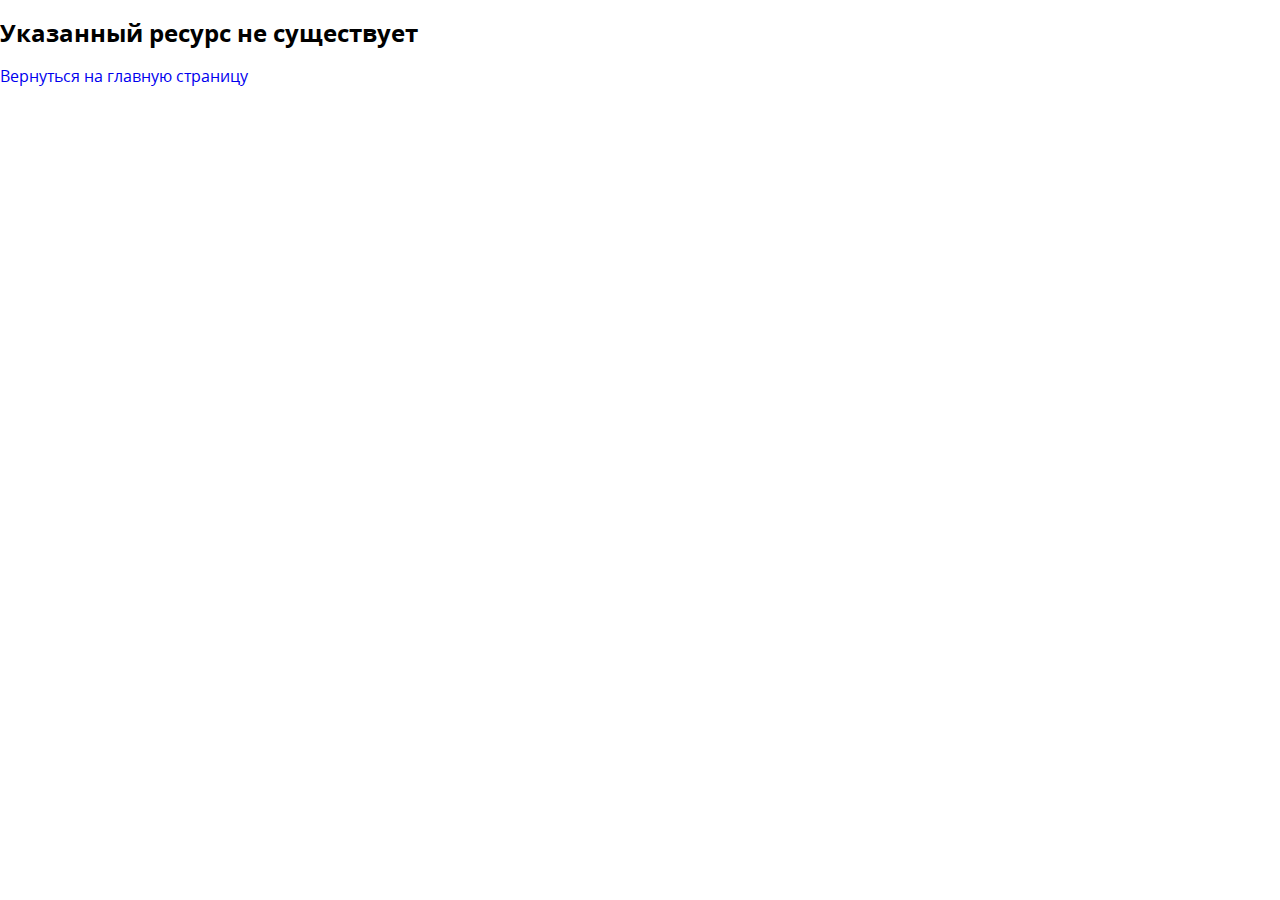
<file: error-page.html>
<!DOCTYPE html>
<html lang="ru">
  <head>
    <title>Page not found</title>
    <meta http-equiv="Content-Type" content="text/html; charset=utf-8">
    <meta name="viewport" content="width=device-width">
    <link rel="apple-touch-icon" sizes="180x180" href="/images/apple-touch-icon.png">
    <link rel="icon" type="image/png" sizes="32x32" href="/images/favicon-32x32.png">
    <link rel="icon" type="image/png" sizes="16x16" href="/images/favicon-16x16.png">
    <link rel="stylesheet" href="/styles.css">
  </head>
  <body>
    <main>
      <section class="error">
        <h2 class="error__title section-heading">Указанный ресурс не существует</h2><a class="link error__link" href="/"><i class="fa fa--link" aria-hidden="true"></i>Вернуться на главную страницу</a>
      </section>
    </main>
  </body>
</html>
</file>
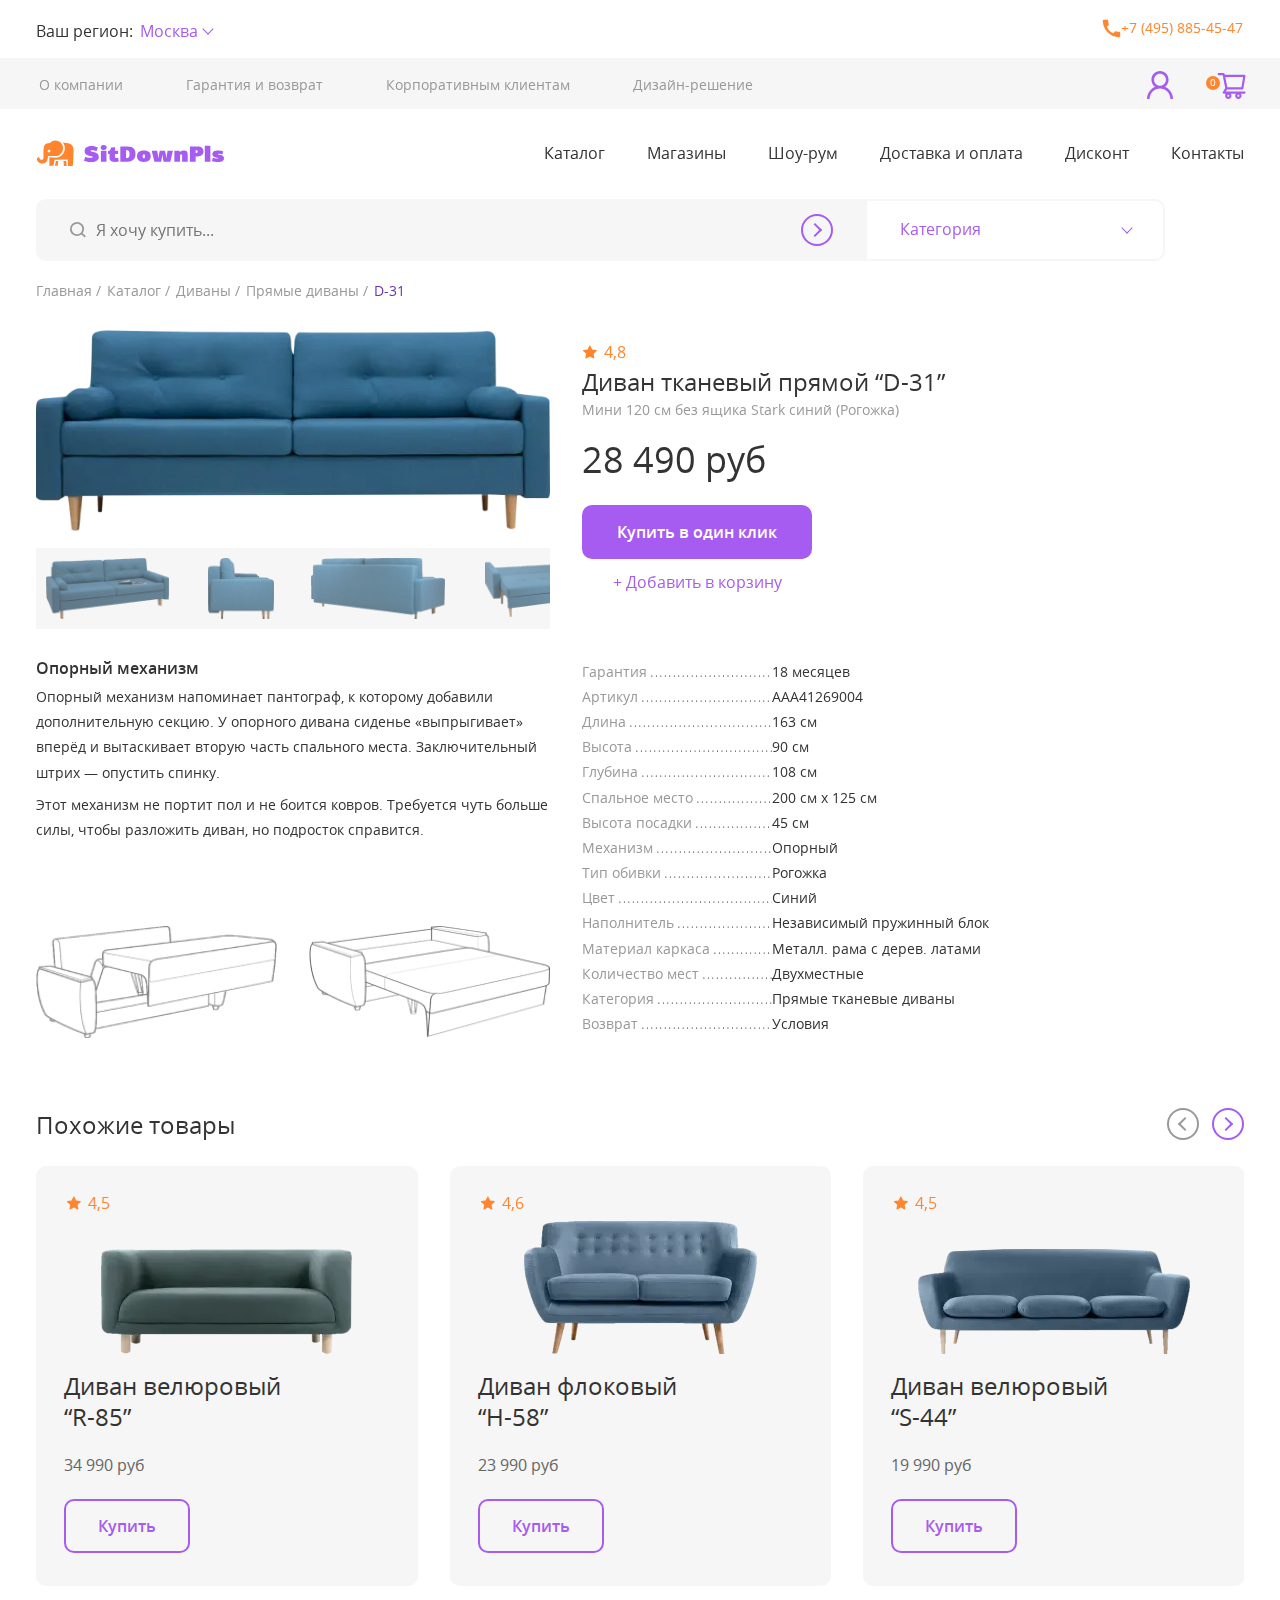
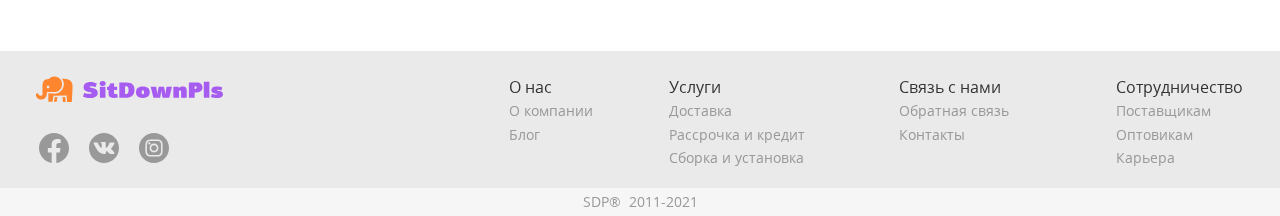
<file: product.html>
<!DOCTYPE html>
<html lang="ru">
  <head>
    <title>Sofa - D-31</title>
    <meta charset="UTF-8">
    <meta http-equiv="X-UA-Compatible" content="IE=edge">
    <meta name="viewport" content="width=device-width, initial-scale=1.0">
    <meta name="msapplication-TileColor" content="#ffffff">
    <meta name="theme-color" content="#ffffff">
    <link rel="apple-touch-icon" sizes="180x180" href="images/apple-touch-icon.png">
    <link rel="icon" type="image/png" sizes="32x32" href="images/favicon-32x32.png">
    <link rel="icon" type="image/png" sizes="16x16" href="images/favicon-16x16.png">
    <link rel="stylesheet" href="styles.css">
  </head>
  <body>
    <header class="header">
      <div class="header-top">
        <div class="logo-mobile__wrapper"><a class="header__logo" href="./" aria-label="Ссылка на главную страницу"><svg role="img" aria-label="Логотип StdPls" width="187" height="27" viewBox="0 0 187 27" fill="none" xmlns="http://www.w3.org/2000/svg">
<g clip-path="url(#clip0)">
<path fill-rule="evenodd" clip-rule="evenodd" d="M5.43281 23.4518C10.0908 23.4518 10.9685 19.3274 10.9685 16.0252C11.5218 16.0252 15.894 16.0252 17.8882 16.0252C28.7358 16.0252 28.7386 0.569824 18.2342 0.569824C15.3771 0.569824 13.5368 2.3141 13.0441 2.92173C7.18314 2.92173 6.47076 6.00565 6.47076 11.9937C6.47076 13.1489 6.47076 16.9042 6.47076 17.4826C6.47076 18.8906 5.90888 19.804 4.39451 19.804C3.10157 19.804 2.48919 18.6511 1.97263 17.0332C1.70346 17.1788 -0.186649 18.2083 -0.448906 18.3771C0.123005 19.9934 0.735394 23.4518 5.43281 23.4518ZM12.0183 9.64148C13.7928 9.64148 13.9436 12.3294 11.8927 12.3294C10.1638 12.3294 10.2088 9.64148 12.0183 9.64148ZM18.2345 17.6962C16.7347 17.6962 12.3525 17.3692 12.3525 17.3692V25.6558L16.5043 25.7155L17.5422 19.7211L30.6896 19.4723L31.0359 26.0445L35.8797 26.1045C35.8797 26.1045 36.5713 13.2319 36.5713 10.6494C36.5713 5.85938 34.4431 3.14827 29.6516 2.92173C28.4511 2.86502 26.8803 2.63948 25.8458 2.58575C30.355 8.11113 26.7672 17.6962 18.2345 17.6962ZM26.5381 21.0561L26.8838 25.9251L29.6516 25.9851L29.3056 21.0561H26.5381ZM17.8882 25.7758L20.6561 25.8355L21.3477 21.0561H18.9258L17.8882 25.7758Z" fill="#FF862F"/>
</g>
<path d="M54.7904 6.07762C55.7775 6.07762 56.8026 6.18758 57.8656 6.4075C58.9286 6.61276 59.9233 6.93532 60.8497 7.37516L59.574 11.0259C59.1792 10.8939 58.754 10.784 58.2984 10.696C57.858 10.5934 57.4176 10.5127 56.9772 10.4541C56.552 10.3954 56.1344 10.3588 55.7244 10.3441C55.3295 10.3148 54.9727 10.3001 54.6538 10.3001C54.2893 10.3001 54.0311 10.3588 53.8793 10.4761C53.7426 10.5787 53.6743 10.7326 53.6743 10.9379C53.6743 11.1432 53.9096 11.3191 54.3804 11.4657C54.8512 11.5977 55.451 11.7443 56.18 11.9056C56.514 11.9789 56.8785 12.0668 57.2733 12.1695C57.6834 12.2721 58.0934 12.4041 58.5034 12.5653C58.9134 12.7266 59.3159 12.9319 59.7107 13.1811C60.1055 13.4304 60.4548 13.7382 60.7585 14.1048C61.0774 14.4713 61.328 14.9038 61.5103 15.4023C61.6925 15.9008 61.7836 16.4799 61.7836 17.1397C61.7836 17.8141 61.6469 18.4446 61.3736 19.031C61.1154 19.6175 60.675 20.1307 60.0524 20.5705C59.4298 21.0103 58.6097 21.3622 57.5923 21.6261C56.5748 21.8754 55.3144 22 53.8109 22C53.4161 22 52.9453 21.978 52.3986 21.934C51.8671 21.89 51.2901 21.8167 50.6674 21.7141C50.06 21.6115 49.4374 21.4795 48.7995 21.3182C48.1617 21.157 47.5619 20.9517 47 20.7025L48.1845 16.8978C48.8983 17.1177 49.5816 17.2937 50.2346 17.4256C50.9028 17.5429 51.5103 17.6309 52.0569 17.6895C52.6188 17.7482 53.1048 17.7848 53.5148 17.7995C53.9248 17.8141 54.2361 17.8215 54.4487 17.8215C54.9347 17.8215 55.2612 17.7555 55.4282 17.6235C55.6105 17.4916 55.7016 17.3303 55.7016 17.1397C55.7016 16.7732 55.2612 16.4946 54.3804 16.304C53.4692 16.0841 52.6036 15.8642 51.7836 15.6442C50.9636 15.4243 50.2422 15.1384 49.6196 14.7865C49.0121 14.4347 48.5262 13.9802 48.1617 13.423C47.7973 12.8659 47.615 12.1328 47.615 11.2238C47.615 10.5201 47.7289 9.86028 47.9567 9.2445C48.1997 8.61406 48.6021 8.06425 49.164 7.59508C49.7259 7.12592 50.4624 6.75938 51.3736 6.49547C52.2999 6.2169 53.4389 6.07762 54.7904 6.07762Z" fill="#A65CF0"/>
<path d="M63.9038 21.6921C63.919 19.8594 63.919 18.0341 63.9038 16.216C63.8886 14.398 63.8886 12.5727 63.9038 10.74H69.4619C69.4467 12.5727 69.4467 14.398 69.4619 16.216C69.4771 18.0341 69.4771 19.8594 69.4619 21.6921H63.9038ZM69.6897 7.50712C69.6897 8.22553 69.4543 8.81932 68.9836 9.28849C68.5128 9.75766 67.7383 9.99224 66.6601 9.99224C66.1286 9.99224 65.673 9.93359 65.2934 9.8163C64.9137 9.68435 64.6024 9.50841 64.3594 9.28849C64.1316 9.06856 63.9646 8.80466 63.8583 8.49677C63.752 8.18887 63.6988 7.85899 63.6988 7.50712C63.6988 6.75938 63.9266 6.15826 64.3822 5.70375C64.8378 5.23458 65.5971 5 66.6601 5C67.7535 5 68.528 5.23458 68.9836 5.70375C69.4543 6.15826 69.6897 6.75938 69.6897 7.50712Z" fill="#A65CF0"/>
<path d="M78.0512 7.35317V10.74H81.1036V14.0388H78.0512V16.5239C78.0512 16.8611 78.074 17.1324 78.1196 17.3376C78.1803 17.5429 78.2638 17.6969 78.3701 17.7995C78.4916 17.9021 78.6435 17.9681 78.8257 17.9974C79.0079 18.0267 79.2281 18.0414 79.4863 18.0414C79.5926 18.0414 79.8052 18.0267 80.1241 17.9974C80.443 17.9681 80.7923 17.9241 81.1719 17.8655L81.7642 21.3182C81.4605 21.4355 81.134 21.5382 80.7847 21.6261C80.4506 21.6994 80.1089 21.7654 79.7596 21.8241C79.4256 21.8827 79.0915 21.9194 78.7574 21.934C78.4385 21.9633 78.1575 21.978 77.9145 21.978C76.6693 21.978 75.6898 21.8387 74.976 21.5602C74.2623 21.2816 73.7232 20.937 73.3587 20.5265C73.0095 20.1013 72.7893 19.6468 72.6981 19.163C72.607 18.6792 72.5615 18.232 72.5615 17.8215V14.0388H71.0581V11.1138L72.9715 10.564C73.1689 10.0802 73.3663 9.58905 73.5637 9.09056C73.7612 8.59207 73.951 8.10091 74.1332 7.61708L78.0512 7.35317Z" fill="#A65CF0"/>
<path d="M83.3217 21.6921V6.45149H90.5427C92.122 6.45149 93.4204 6.65675 94.4379 7.06727C95.4705 7.46313 96.283 8.00561 96.8752 8.6947C97.4675 9.38379 97.8775 10.1902 98.1053 11.1138C98.3483 12.0375 98.4698 13.0125 98.4698 14.0388C98.4698 15.0358 98.3331 15.9961 98.0598 16.9198C97.7864 17.8435 97.3384 18.6572 96.7158 19.3609C96.0932 20.0647 95.2731 20.6292 94.2557 21.0543C93.2534 21.4795 92.0157 21.6921 90.5427 21.6921H83.3217ZM89.062 10.1462V17.9534H90.1327C90.6186 17.9534 91.0134 17.8508 91.3172 17.6455C91.6361 17.4256 91.879 17.1397 92.0461 16.7878C92.2283 16.4213 92.3498 16.0035 92.4106 15.5343C92.4865 15.0651 92.5245 14.574 92.5245 14.0608C92.5245 13.533 92.4865 13.0345 92.4106 12.5653C92.3346 12.0815 92.198 11.6636 92.0005 11.3118C91.8183 10.9599 91.5601 10.6813 91.226 10.4761C90.892 10.2561 90.4667 10.1462 89.9504 10.1462H89.062Z" fill="#A65CF0"/>
<path d="M113.724 16.194C113.724 17.0444 113.595 17.8215 113.336 18.5252C113.078 19.229 112.668 19.8374 112.106 20.3506C111.56 20.8491 110.854 21.2376 109.988 21.5162C109.122 21.7947 108.075 21.934 106.844 21.934C105.599 21.934 104.544 21.7947 103.678 21.5162C102.813 21.2376 102.106 20.8491 101.56 20.3506C101.013 19.8374 100.611 19.229 100.352 18.5252C100.109 17.8215 99.988 17.0444 99.988 16.194C99.988 15.3583 100.109 14.5886 100.352 13.8849C100.611 13.1811 101.013 12.58 101.56 12.0815C102.122 11.583 102.835 11.1945 103.701 10.9159C104.567 10.6373 105.614 10.4981 106.844 10.4981C108.075 10.4981 109.122 10.6373 109.988 10.9159C110.869 11.1945 111.582 11.583 112.129 12.0815C112.676 12.58 113.078 13.1811 113.336 13.8849C113.595 14.5886 113.724 15.3583 113.724 16.194ZM108.029 16.194C108.029 15.4756 107.945 14.9552 107.778 14.6326C107.611 14.2954 107.3 14.1268 106.844 14.1268C106.389 14.1268 106.078 14.3174 105.911 14.6986C105.743 15.0798 105.66 15.5783 105.66 16.194C105.66 16.9711 105.743 17.5282 105.911 17.8655C106.078 18.2027 106.389 18.3713 106.844 18.3713C107.3 18.3713 107.611 18.2027 107.778 17.8655C107.945 17.5282 108.029 16.9711 108.029 16.194Z" fill="#A65CF0"/>
<path d="M129.475 17.9094L129.862 14.7646L130.591 10.762H135.921C135.511 12.6093 135.078 14.4347 134.623 16.238C134.182 18.0414 133.749 19.8594 133.324 21.6921H126.582L125.784 17.6675L125.397 14.6546H125.215L124.873 17.6455L124.121 21.6921H117.424C116.984 19.8594 116.528 18.0487 116.058 16.26C115.587 14.4713 115.139 12.6386 114.714 10.762H120.158L120.887 14.8525L121.274 17.9974H121.411L121.889 14.8305L122.755 10.762H127.994L128.837 14.7865L129.315 17.9094H129.475Z" fill="#A65CF0"/>
<path d="M142.787 11.9056C143.47 11.4071 144.176 11.0405 144.905 10.806C145.649 10.5714 146.295 10.4541 146.841 10.4541C148.238 10.4541 149.233 10.806 149.825 11.5097C150.418 12.1988 150.714 13.2251 150.714 14.5886V21.6921H145.133V15.6223C145.133 15.1971 145.049 14.9038 144.882 14.7426C144.73 14.5813 144.48 14.5006 144.131 14.5006C143.994 14.5006 143.819 14.53 143.607 14.5886C143.394 14.6473 143.181 14.7499 142.969 14.8965V21.6921H137.365C137.38 19.8594 137.38 18.0341 137.365 16.216C137.35 14.3834 137.35 12.5507 137.365 10.718H142.513L142.627 11.8396L142.787 11.9056Z" fill="#A65CF0"/>
<path d="M166.48 11.4877C166.48 12.1768 166.351 12.8292 166.093 13.445C165.85 14.0461 165.478 14.574 164.977 15.0285C164.476 15.483 163.861 15.8422 163.132 16.1061C162.403 16.37 161.56 16.5019 160.603 16.5019H158.644V21.6921H152.904V6.45149H160.239C161.423 6.45149 162.418 6.58344 163.223 6.84735C164.028 7.11126 164.666 7.47046 165.136 7.92497C165.622 8.37947 165.964 8.91462 166.161 9.5304C166.374 10.1462 166.48 10.7986 166.48 11.4877ZM158.644 10.1462V12.9392H159.351C159.776 12.9392 160.102 12.8219 160.33 12.5873C160.573 12.3527 160.694 12.0229 160.694 11.5977C160.694 11.0405 160.558 10.6593 160.284 10.4541C160.011 10.2488 159.654 10.1462 159.214 10.1462H158.644Z" fill="#A65CF0"/>
<path d="M167.826 21.6921C167.841 19.0237 167.833 16.37 167.803 13.7309C167.788 11.0918 167.795 8.43812 167.826 5.76973H173.361C173.376 8.43812 173.384 11.0918 173.384 13.7309C173.384 16.37 173.384 19.0237 173.384 21.6921H167.826Z" fill="#A65CF0"/>
<path d="M181.282 10.4321C182.103 10.4321 182.945 10.5127 183.811 10.674C184.677 10.8206 185.497 11.0625 186.271 11.3997L185.314 14.4347C184.631 14.2147 183.97 14.0608 183.333 13.9728C182.695 13.8849 182.125 13.8409 181.624 13.8409C181.396 13.8409 181.237 13.8702 181.146 13.9288C181.055 13.9875 181.009 14.0828 181.009 14.2147C181.009 14.2881 181.138 14.3614 181.396 14.4347C181.655 14.4933 181.966 14.5593 182.33 14.6326C182.786 14.7059 183.287 14.8159 183.834 14.9625C184.38 15.0944 184.889 15.2997 185.36 15.5783C185.831 15.8568 186.218 16.2307 186.522 16.6999C186.841 17.1544 187 17.7408 187 18.4593C187 18.9431 186.894 19.3976 186.681 19.8228C186.468 20.248 186.104 20.6218 185.588 20.9444C185.087 21.2523 184.418 21.5015 183.583 21.6921C182.748 21.868 181.715 21.956 180.485 21.956C180.166 21.956 179.787 21.9414 179.346 21.912C178.921 21.8827 178.458 21.8314 177.957 21.7581C177.456 21.6848 176.939 21.5895 176.408 21.4722C175.891 21.3402 175.398 21.179 174.927 20.9884L175.838 17.8215C177.099 18.1734 178.086 18.3859 178.8 18.4593C179.513 18.5179 180.037 18.5472 180.371 18.5472C180.629 18.5472 180.842 18.5326 181.009 18.5032C181.176 18.4593 181.26 18.3786 181.26 18.2613C181.26 18.1587 181.214 18.0781 181.123 18.0194C181.032 17.9608 180.918 17.9168 180.781 17.8875C180.645 17.8435 180.493 17.8068 180.326 17.7775C180.174 17.7482 180.03 17.7188 179.893 17.6895C179.331 17.5576 178.777 17.4183 178.23 17.2717C177.699 17.1251 177.22 16.9271 176.795 16.6779C176.385 16.4286 176.051 16.1134 175.793 15.7322C175.535 15.3364 175.405 14.8232 175.405 14.1928C175.405 13.6796 175.504 13.1958 175.702 12.7413C175.899 12.2868 176.226 11.8909 176.681 11.5537C177.137 11.2018 177.737 10.9306 178.481 10.74C179.24 10.5347 180.174 10.4321 181.282 10.4321Z" fill="#A65CF0"/>
<defs>
<clipPath>
<rect width="37" height="27" fill="white" transform="matrix(-1 0 0 1 37 0)"/>
</clipPath>
</defs>
</svg></a></div>
        <div class="container header-top__container">
          <label class="city-label"><span class="header__region">Ваш регион:</span>
            <select class="city-select" name="city-select" id="#city-select" data-trigger>
                  <option value="moscow">Москва</option>
                  <option value="kazan">Казань</option>
                  <option value="ufa">Уфа</option>
                  <option value="perm">Пермь</option>
            </select>
          </label><a class="link tel-number" href="tel:+74958854547"><svg role="img" aria-label="Изображение телефонной трубки" width="100%" height="100%" viewbox="0 0 18 18" fill="#ff862f" xmlns="http://www.w3.org/2000/svg">
<path d="M16.3425 12.0983C15.215 12.0983 14.1242 11.915 13.1067 11.585C12.7858 11.475 12.4283 11.5575 12.1808 11.805L10.7417 13.6108C8.1475 12.3733 5.71833 10.0358 4.42583 7.35L6.21333 5.82833C6.46083 5.57167 6.53417 5.21417 6.43333 4.89333C6.09417 3.87583 5.92 2.785 5.92 1.6575C5.92 1.1625 5.5075 0.75 5.0125 0.75H1.84083C1.34583 0.75 0.75 0.97 0.75 1.6575C0.75 10.1733 7.83583 17.25 16.3425 17.25C16.9933 17.25 17.25 16.6725 17.25 16.1683V13.0058C17.25 12.5108 16.8375 12.0983 16.3425 12.0983Z" />
</svg><span class="tel-number__text">+7 (495) 885-45-47</span></a>
          <nav class="header-top__nav desktop-nav">
                <ul class="header-top__list">
                  <li class="header-top__list-item"><a class="link header-top__link" href="./about.html">О компании</a></li>
                  <li class="header-top__list-item"><a class="link header-top__link" href="./guarantee.html">Гарантия и возврат</a></li>
                  <li class="header-top__list-item"><a class="link header-top__link" href="./cooperation.html">Корпоративным клиентам</a></li>
                  <li class="header-top__list-item"><a class="link header-top__link" href="./design.html">Дизайн-решение</a></li>
                </ul>
          </nav>
        </div>
        <div class="tablet-nav__wrapper">
          <div class="container tablet-nav__container">
            <nav class="header-top__nav tablet-nav">
                  <ul class="header-top__list">
                    <li class="header-top__list-item"><a class="link header-top__link" href="./about.html">О компании</a></li>
                    <li class="header-top__list-item"><a class="link header-top__link" href="./guarantee.html">Гарантия и возврат</a></li>
                    <li class="header-top__list-item"><a class="link header-top__link" href="./cooperation.html">Корпоративным клиентам</a></li>
                    <li class="header-top__list-item"><a class="link header-top__link" href="./design.html">Дизайн-решение</a></li>
                  </ul>
            </nav>
                <div class="header__box"><a class="link personal-cabinet" href="#" aria-label="Вход в личный кабинет"><svg role="img" aria-label="Изображение иконки пользователя" width="100%" height="100%" viewbox="0 0 26 28" fill="#a65cf0" xmlns="http://www.w3.org/2000/svg">
<path d="M24.98 22.8503C24.3278 21.2785 23.3813 19.8508 22.1933 18.6467C21.0089 17.4392 19.6059 16.4764 18.0617 15.8116C18.0478 15.8045 18.034 15.801 18.0202 15.794C20.1742 14.2111 21.5744 11.6327 21.5744 8.72362C21.5744 3.90452 17.7367 0 13 0C8.26333 0 4.42559 3.90452 4.42559 8.72362C4.42559 11.6327 5.82585 14.2111 7.97982 15.7975C7.96599 15.8045 7.95216 15.808 7.93833 15.8151C6.38941 16.4799 4.99952 17.4332 3.80671 18.6503C2.61981 19.8553 1.67349 21.2827 1.02003 22.8538C0.37806 24.3918 0.0318323 26.0409 8.64563e-05 27.7116C-0.000836348 27.7491 0.00563604 27.7864 0.0191224 27.8214C0.0326088 27.8564 0.0528363 27.8882 0.0786128 27.9151C0.104389 27.942 0.135194 27.9633 0.16921 27.9779C0.203227 27.9925 0.239768 28 0.27668 28H2.35113C2.50326 28 2.62427 27.8769 2.62773 27.7256C2.69688 25.01 3.76868 22.4668 5.66335 20.5392C7.62371 18.5447 10.2271 17.4472 13 17.4472C15.7729 17.4472 18.3763 18.5447 20.3367 20.5392C22.2313 22.4668 23.3031 25.01 23.3723 27.7256C23.3757 27.8804 23.4967 28 23.6489 28H25.7233C25.7602 28 25.7968 27.9925 25.8308 27.9779C25.8648 27.9633 25.8956 27.942 25.9214 27.9151C25.9472 27.8882 25.9674 27.8564 25.9809 27.8214C25.9944 27.7864 26.0008 27.7491 25.9999 27.7116C25.9653 26.0301 25.6231 24.3945 24.98 22.8503ZM13 14.7739C11.413 14.7739 9.91943 14.1442 8.79577 13.001C7.67211 11.8578 7.05323 10.3382 7.05323 8.72362C7.05323 7.10905 7.67211 5.58945 8.79577 4.44623C9.91943 3.30301 11.413 2.67337 13 2.67337C14.587 2.67337 16.0806 3.30301 17.2042 4.44623C18.3279 5.58945 18.9468 7.10905 18.9468 8.72362C18.9468 10.3382 18.3279 11.8578 17.2042 13.001C16.0806 14.1442 14.587 14.7739 13 14.7739Z" />
</svg></a><a class="link basket" href="#" aria-label="Корзина товаров"><span class="basket__ellipse">0</span><svg role="img" aria-label="Изображение иконки корзины" width="100%" height="100%" viewbox="0 0 41 28" fill="#a65cf0" xmlns="http://www.w3.org/2000/svg">
<path d="M39.8162 19.8503H19.902L20.9019 17.7365L37.5154 17.7052C38.0772 17.7052 38.5588 17.2887 38.6591 16.7125L40.9599 3.34598C41.0201 2.99541 40.9298 2.63444 40.7091 2.36023C40.6 2.22528 40.4639 2.11658 40.3103 2.04166C40.1567 1.96674 39.9892 1.9274 39.8195 1.92637L18.6848 1.85348L18.5042 0.971861C18.3905 0.40957 17.9022 0 17.3471 0H12.1805C11.8674 0 11.5671 0.129087 11.3458 0.358864C11.1244 0.588641 11 0.900285 11 1.22524C11 1.55019 11.1244 1.86184 11.3458 2.09161C11.5671 2.32139 11.8674 2.45048 12.1805 2.45048H16.3907L17.1799 6.34486L19.1228 16.1086L16.6214 20.3466C16.4915 20.5286 16.4133 20.7446 16.3956 20.9704C16.3778 21.1961 16.4213 21.4225 16.5211 21.6239C16.7218 22.0369 17.1264 22.2973 17.5745 22.2973H19.6746C19.2269 22.9145 18.9851 23.6662 18.9857 24.4388C18.9857 26.4034 20.524 28 22.4168 28C24.3096 28 25.8478 26.4034 25.8478 24.4388C25.8478 23.6648 25.6004 22.9116 25.159 22.2973H30.5463C30.0986 22.9145 29.8568 23.6662 29.8574 24.4388C29.8574 26.4034 31.3957 28 33.2885 28C35.1812 28 36.7195 26.4034 36.7195 24.4388C36.7195 23.6648 36.4721 22.9116 36.0307 22.2973H39.8195C40.4683 22.2973 41 21.7489 41 21.072C40.9981 20.7474 40.8725 20.4368 40.6507 20.2079C40.4289 19.979 40.1289 19.8504 39.8162 19.8503ZM19.1763 4.26925L38.4317 4.33519L36.5456 15.2964L21.4202 15.3242L19.1763 4.26925ZM22.4168 25.5356C21.8349 25.5356 21.36 25.0428 21.36 24.4388C21.36 23.8349 21.8349 23.342 22.4168 23.342C22.9987 23.342 23.4735 23.8349 23.4735 24.4388C23.4735 24.7297 23.3622 25.0087 23.164 25.2144C22.9658 25.4201 22.6971 25.5356 22.4168 25.5356ZM33.2885 25.5356C32.7066 25.5356 32.2317 25.0428 32.2317 24.4388C32.2317 23.8349 32.7066 23.342 33.2885 23.342C33.8704 23.342 34.3452 23.8349 34.3452 24.4388C34.3452 24.7297 34.2339 25.0087 34.0357 25.2144C33.8375 25.4201 33.5687 25.5356 33.2885 25.5356Z" fill="#A65CF0" />
</svg></a></div>
          </div>
        </div>
      </div>
      <div class="header-middle">
        <div class="container header-middle__container">
          <button class="burger js-burger"><span class="burger__line"></span><span class="burger__line"></span><span class="burger__line"></span></button><a class="link header__logo header__logo--middle" href="./"><svg role="img" aria-label="Логотип StdPls" width="187" height="27" viewBox="0 0 187 27" fill="none" xmlns="http://www.w3.org/2000/svg">
<g clip-path="url(#clip0)">
<path fill-rule="evenodd" clip-rule="evenodd" d="M5.43281 23.4518C10.0908 23.4518 10.9685 19.3274 10.9685 16.0252C11.5218 16.0252 15.894 16.0252 17.8882 16.0252C28.7358 16.0252 28.7386 0.569824 18.2342 0.569824C15.3771 0.569824 13.5368 2.3141 13.0441 2.92173C7.18314 2.92173 6.47076 6.00565 6.47076 11.9937C6.47076 13.1489 6.47076 16.9042 6.47076 17.4826C6.47076 18.8906 5.90888 19.804 4.39451 19.804C3.10157 19.804 2.48919 18.6511 1.97263 17.0332C1.70346 17.1788 -0.186649 18.2083 -0.448906 18.3771C0.123005 19.9934 0.735394 23.4518 5.43281 23.4518ZM12.0183 9.64148C13.7928 9.64148 13.9436 12.3294 11.8927 12.3294C10.1638 12.3294 10.2088 9.64148 12.0183 9.64148ZM18.2345 17.6962C16.7347 17.6962 12.3525 17.3692 12.3525 17.3692V25.6558L16.5043 25.7155L17.5422 19.7211L30.6896 19.4723L31.0359 26.0445L35.8797 26.1045C35.8797 26.1045 36.5713 13.2319 36.5713 10.6494C36.5713 5.85938 34.4431 3.14827 29.6516 2.92173C28.4511 2.86502 26.8803 2.63948 25.8458 2.58575C30.355 8.11113 26.7672 17.6962 18.2345 17.6962ZM26.5381 21.0561L26.8838 25.9251L29.6516 25.9851L29.3056 21.0561H26.5381ZM17.8882 25.7758L20.6561 25.8355L21.3477 21.0561H18.9258L17.8882 25.7758Z" fill="#FF862F"/>
</g>
<path d="M54.7904 6.07762C55.7775 6.07762 56.8026 6.18758 57.8656 6.4075C58.9286 6.61276 59.9233 6.93532 60.8497 7.37516L59.574 11.0259C59.1792 10.8939 58.754 10.784 58.2984 10.696C57.858 10.5934 57.4176 10.5127 56.9772 10.4541C56.552 10.3954 56.1344 10.3588 55.7244 10.3441C55.3295 10.3148 54.9727 10.3001 54.6538 10.3001C54.2893 10.3001 54.0311 10.3588 53.8793 10.4761C53.7426 10.5787 53.6743 10.7326 53.6743 10.9379C53.6743 11.1432 53.9096 11.3191 54.3804 11.4657C54.8512 11.5977 55.451 11.7443 56.18 11.9056C56.514 11.9789 56.8785 12.0668 57.2733 12.1695C57.6834 12.2721 58.0934 12.4041 58.5034 12.5653C58.9134 12.7266 59.3159 12.9319 59.7107 13.1811C60.1055 13.4304 60.4548 13.7382 60.7585 14.1048C61.0774 14.4713 61.328 14.9038 61.5103 15.4023C61.6925 15.9008 61.7836 16.4799 61.7836 17.1397C61.7836 17.8141 61.6469 18.4446 61.3736 19.031C61.1154 19.6175 60.675 20.1307 60.0524 20.5705C59.4298 21.0103 58.6097 21.3622 57.5923 21.6261C56.5748 21.8754 55.3144 22 53.8109 22C53.4161 22 52.9453 21.978 52.3986 21.934C51.8671 21.89 51.2901 21.8167 50.6674 21.7141C50.06 21.6115 49.4374 21.4795 48.7995 21.3182C48.1617 21.157 47.5619 20.9517 47 20.7025L48.1845 16.8978C48.8983 17.1177 49.5816 17.2937 50.2346 17.4256C50.9028 17.5429 51.5103 17.6309 52.0569 17.6895C52.6188 17.7482 53.1048 17.7848 53.5148 17.7995C53.9248 17.8141 54.2361 17.8215 54.4487 17.8215C54.9347 17.8215 55.2612 17.7555 55.4282 17.6235C55.6105 17.4916 55.7016 17.3303 55.7016 17.1397C55.7016 16.7732 55.2612 16.4946 54.3804 16.304C53.4692 16.0841 52.6036 15.8642 51.7836 15.6442C50.9636 15.4243 50.2422 15.1384 49.6196 14.7865C49.0121 14.4347 48.5262 13.9802 48.1617 13.423C47.7973 12.8659 47.615 12.1328 47.615 11.2238C47.615 10.5201 47.7289 9.86028 47.9567 9.2445C48.1997 8.61406 48.6021 8.06425 49.164 7.59508C49.7259 7.12592 50.4624 6.75938 51.3736 6.49547C52.2999 6.2169 53.4389 6.07762 54.7904 6.07762Z" fill="#A65CF0"/>
<path d="M63.9038 21.6921C63.919 19.8594 63.919 18.0341 63.9038 16.216C63.8886 14.398 63.8886 12.5727 63.9038 10.74H69.4619C69.4467 12.5727 69.4467 14.398 69.4619 16.216C69.4771 18.0341 69.4771 19.8594 69.4619 21.6921H63.9038ZM69.6897 7.50712C69.6897 8.22553 69.4543 8.81932 68.9836 9.28849C68.5128 9.75766 67.7383 9.99224 66.6601 9.99224C66.1286 9.99224 65.673 9.93359 65.2934 9.8163C64.9137 9.68435 64.6024 9.50841 64.3594 9.28849C64.1316 9.06856 63.9646 8.80466 63.8583 8.49677C63.752 8.18887 63.6988 7.85899 63.6988 7.50712C63.6988 6.75938 63.9266 6.15826 64.3822 5.70375C64.8378 5.23458 65.5971 5 66.6601 5C67.7535 5 68.528 5.23458 68.9836 5.70375C69.4543 6.15826 69.6897 6.75938 69.6897 7.50712Z" fill="#A65CF0"/>
<path d="M78.0512 7.35317V10.74H81.1036V14.0388H78.0512V16.5239C78.0512 16.8611 78.074 17.1324 78.1196 17.3376C78.1803 17.5429 78.2638 17.6969 78.3701 17.7995C78.4916 17.9021 78.6435 17.9681 78.8257 17.9974C79.0079 18.0267 79.2281 18.0414 79.4863 18.0414C79.5926 18.0414 79.8052 18.0267 80.1241 17.9974C80.443 17.9681 80.7923 17.9241 81.1719 17.8655L81.7642 21.3182C81.4605 21.4355 81.134 21.5382 80.7847 21.6261C80.4506 21.6994 80.1089 21.7654 79.7596 21.8241C79.4256 21.8827 79.0915 21.9194 78.7574 21.934C78.4385 21.9633 78.1575 21.978 77.9145 21.978C76.6693 21.978 75.6898 21.8387 74.976 21.5602C74.2623 21.2816 73.7232 20.937 73.3587 20.5265C73.0095 20.1013 72.7893 19.6468 72.6981 19.163C72.607 18.6792 72.5615 18.232 72.5615 17.8215V14.0388H71.0581V11.1138L72.9715 10.564C73.1689 10.0802 73.3663 9.58905 73.5637 9.09056C73.7612 8.59207 73.951 8.10091 74.1332 7.61708L78.0512 7.35317Z" fill="#A65CF0"/>
<path d="M83.3217 21.6921V6.45149H90.5427C92.122 6.45149 93.4204 6.65675 94.4379 7.06727C95.4705 7.46313 96.283 8.00561 96.8752 8.6947C97.4675 9.38379 97.8775 10.1902 98.1053 11.1138C98.3483 12.0375 98.4698 13.0125 98.4698 14.0388C98.4698 15.0358 98.3331 15.9961 98.0598 16.9198C97.7864 17.8435 97.3384 18.6572 96.7158 19.3609C96.0932 20.0647 95.2731 20.6292 94.2557 21.0543C93.2534 21.4795 92.0157 21.6921 90.5427 21.6921H83.3217ZM89.062 10.1462V17.9534H90.1327C90.6186 17.9534 91.0134 17.8508 91.3172 17.6455C91.6361 17.4256 91.879 17.1397 92.0461 16.7878C92.2283 16.4213 92.3498 16.0035 92.4106 15.5343C92.4865 15.0651 92.5245 14.574 92.5245 14.0608C92.5245 13.533 92.4865 13.0345 92.4106 12.5653C92.3346 12.0815 92.198 11.6636 92.0005 11.3118C91.8183 10.9599 91.5601 10.6813 91.226 10.4761C90.892 10.2561 90.4667 10.1462 89.9504 10.1462H89.062Z" fill="#A65CF0"/>
<path d="M113.724 16.194C113.724 17.0444 113.595 17.8215 113.336 18.5252C113.078 19.229 112.668 19.8374 112.106 20.3506C111.56 20.8491 110.854 21.2376 109.988 21.5162C109.122 21.7947 108.075 21.934 106.844 21.934C105.599 21.934 104.544 21.7947 103.678 21.5162C102.813 21.2376 102.106 20.8491 101.56 20.3506C101.013 19.8374 100.611 19.229 100.352 18.5252C100.109 17.8215 99.988 17.0444 99.988 16.194C99.988 15.3583 100.109 14.5886 100.352 13.8849C100.611 13.1811 101.013 12.58 101.56 12.0815C102.122 11.583 102.835 11.1945 103.701 10.9159C104.567 10.6373 105.614 10.4981 106.844 10.4981C108.075 10.4981 109.122 10.6373 109.988 10.9159C110.869 11.1945 111.582 11.583 112.129 12.0815C112.676 12.58 113.078 13.1811 113.336 13.8849C113.595 14.5886 113.724 15.3583 113.724 16.194ZM108.029 16.194C108.029 15.4756 107.945 14.9552 107.778 14.6326C107.611 14.2954 107.3 14.1268 106.844 14.1268C106.389 14.1268 106.078 14.3174 105.911 14.6986C105.743 15.0798 105.66 15.5783 105.66 16.194C105.66 16.9711 105.743 17.5282 105.911 17.8655C106.078 18.2027 106.389 18.3713 106.844 18.3713C107.3 18.3713 107.611 18.2027 107.778 17.8655C107.945 17.5282 108.029 16.9711 108.029 16.194Z" fill="#A65CF0"/>
<path d="M129.475 17.9094L129.862 14.7646L130.591 10.762H135.921C135.511 12.6093 135.078 14.4347 134.623 16.238C134.182 18.0414 133.749 19.8594 133.324 21.6921H126.582L125.784 17.6675L125.397 14.6546H125.215L124.873 17.6455L124.121 21.6921H117.424C116.984 19.8594 116.528 18.0487 116.058 16.26C115.587 14.4713 115.139 12.6386 114.714 10.762H120.158L120.887 14.8525L121.274 17.9974H121.411L121.889 14.8305L122.755 10.762H127.994L128.837 14.7865L129.315 17.9094H129.475Z" fill="#A65CF0"/>
<path d="M142.787 11.9056C143.47 11.4071 144.176 11.0405 144.905 10.806C145.649 10.5714 146.295 10.4541 146.841 10.4541C148.238 10.4541 149.233 10.806 149.825 11.5097C150.418 12.1988 150.714 13.2251 150.714 14.5886V21.6921H145.133V15.6223C145.133 15.1971 145.049 14.9038 144.882 14.7426C144.73 14.5813 144.48 14.5006 144.131 14.5006C143.994 14.5006 143.819 14.53 143.607 14.5886C143.394 14.6473 143.181 14.7499 142.969 14.8965V21.6921H137.365C137.38 19.8594 137.38 18.0341 137.365 16.216C137.35 14.3834 137.35 12.5507 137.365 10.718H142.513L142.627 11.8396L142.787 11.9056Z" fill="#A65CF0"/>
<path d="M166.48 11.4877C166.48 12.1768 166.351 12.8292 166.093 13.445C165.85 14.0461 165.478 14.574 164.977 15.0285C164.476 15.483 163.861 15.8422 163.132 16.1061C162.403 16.37 161.56 16.5019 160.603 16.5019H158.644V21.6921H152.904V6.45149H160.239C161.423 6.45149 162.418 6.58344 163.223 6.84735C164.028 7.11126 164.666 7.47046 165.136 7.92497C165.622 8.37947 165.964 8.91462 166.161 9.5304C166.374 10.1462 166.48 10.7986 166.48 11.4877ZM158.644 10.1462V12.9392H159.351C159.776 12.9392 160.102 12.8219 160.33 12.5873C160.573 12.3527 160.694 12.0229 160.694 11.5977C160.694 11.0405 160.558 10.6593 160.284 10.4541C160.011 10.2488 159.654 10.1462 159.214 10.1462H158.644Z" fill="#A65CF0"/>
<path d="M167.826 21.6921C167.841 19.0237 167.833 16.37 167.803 13.7309C167.788 11.0918 167.795 8.43812 167.826 5.76973H173.361C173.376 8.43812 173.384 11.0918 173.384 13.7309C173.384 16.37 173.384 19.0237 173.384 21.6921H167.826Z" fill="#A65CF0"/>
<path d="M181.282 10.4321C182.103 10.4321 182.945 10.5127 183.811 10.674C184.677 10.8206 185.497 11.0625 186.271 11.3997L185.314 14.4347C184.631 14.2147 183.97 14.0608 183.333 13.9728C182.695 13.8849 182.125 13.8409 181.624 13.8409C181.396 13.8409 181.237 13.8702 181.146 13.9288C181.055 13.9875 181.009 14.0828 181.009 14.2147C181.009 14.2881 181.138 14.3614 181.396 14.4347C181.655 14.4933 181.966 14.5593 182.33 14.6326C182.786 14.7059 183.287 14.8159 183.834 14.9625C184.38 15.0944 184.889 15.2997 185.36 15.5783C185.831 15.8568 186.218 16.2307 186.522 16.6999C186.841 17.1544 187 17.7408 187 18.4593C187 18.9431 186.894 19.3976 186.681 19.8228C186.468 20.248 186.104 20.6218 185.588 20.9444C185.087 21.2523 184.418 21.5015 183.583 21.6921C182.748 21.868 181.715 21.956 180.485 21.956C180.166 21.956 179.787 21.9414 179.346 21.912C178.921 21.8827 178.458 21.8314 177.957 21.7581C177.456 21.6848 176.939 21.5895 176.408 21.4722C175.891 21.3402 175.398 21.179 174.927 20.9884L175.838 17.8215C177.099 18.1734 178.086 18.3859 178.8 18.4593C179.513 18.5179 180.037 18.5472 180.371 18.5472C180.629 18.5472 180.842 18.5326 181.009 18.5032C181.176 18.4593 181.26 18.3786 181.26 18.2613C181.26 18.1587 181.214 18.0781 181.123 18.0194C181.032 17.9608 180.918 17.9168 180.781 17.8875C180.645 17.8435 180.493 17.8068 180.326 17.7775C180.174 17.7482 180.03 17.7188 179.893 17.6895C179.331 17.5576 178.777 17.4183 178.23 17.2717C177.699 17.1251 177.22 16.9271 176.795 16.6779C176.385 16.4286 176.051 16.1134 175.793 15.7322C175.535 15.3364 175.405 14.8232 175.405 14.1928C175.405 13.6796 175.504 13.1958 175.702 12.7413C175.899 12.2868 176.226 11.8909 176.681 11.5537C177.137 11.2018 177.737 10.9306 178.481 10.74C179.24 10.5347 180.174 10.4321 181.282 10.4321Z" fill="#A65CF0"/>
<defs>
<clipPath>
<rect width="37" height="27" fill="white" transform="matrix(-1 0 0 1 37 0)"/>
</clipPath>
</defs>
</svg></a>
          <nav class="header__nav">
                <ul class="header-middle__list">
                  <li class="header-middle__list-item"><a class="link header-middle__link" href="./catalog.html">Каталог</a></li>
                  <li class="header-middle__list-item"><a class="link header-middle__link" href="./shop.html">Магазины</a></li>
                  <li class="header-middle__list-item"><a class="link header-middle__link" href="./showroom.html">Шоу-рум</a></li>
                  <li class="header-middle__list-item"><a class="link header-middle__link" href="./delivery.html">Доставка и оплата</a></li>
                  <li class="header-middle__list-item"><a class="link header-middle__link" href="./discount.html">Дисконт</a></li>
                  <li class="header-middle__list-item"><a class="link header-middle__link" href="./contacts.html">Контакты</a></li>
                </ul>
          </nav>
              <div class="header__box"><a class="link personal-cabinet" href="#" aria-label="Вход в личный кабинет"><svg role="img" aria-label="Изображение иконки пользователя" width="100%" height="100%" viewbox="0 0 26 28" fill="#a65cf0" xmlns="http://www.w3.org/2000/svg">
<path d="M24.98 22.8503C24.3278 21.2785 23.3813 19.8508 22.1933 18.6467C21.0089 17.4392 19.6059 16.4764 18.0617 15.8116C18.0478 15.8045 18.034 15.801 18.0202 15.794C20.1742 14.2111 21.5744 11.6327 21.5744 8.72362C21.5744 3.90452 17.7367 0 13 0C8.26333 0 4.42559 3.90452 4.42559 8.72362C4.42559 11.6327 5.82585 14.2111 7.97982 15.7975C7.96599 15.8045 7.95216 15.808 7.93833 15.8151C6.38941 16.4799 4.99952 17.4332 3.80671 18.6503C2.61981 19.8553 1.67349 21.2827 1.02003 22.8538C0.37806 24.3918 0.0318323 26.0409 8.64563e-05 27.7116C-0.000836348 27.7491 0.00563604 27.7864 0.0191224 27.8214C0.0326088 27.8564 0.0528363 27.8882 0.0786128 27.9151C0.104389 27.942 0.135194 27.9633 0.16921 27.9779C0.203227 27.9925 0.239768 28 0.27668 28H2.35113C2.50326 28 2.62427 27.8769 2.62773 27.7256C2.69688 25.01 3.76868 22.4668 5.66335 20.5392C7.62371 18.5447 10.2271 17.4472 13 17.4472C15.7729 17.4472 18.3763 18.5447 20.3367 20.5392C22.2313 22.4668 23.3031 25.01 23.3723 27.7256C23.3757 27.8804 23.4967 28 23.6489 28H25.7233C25.7602 28 25.7968 27.9925 25.8308 27.9779C25.8648 27.9633 25.8956 27.942 25.9214 27.9151C25.9472 27.8882 25.9674 27.8564 25.9809 27.8214C25.9944 27.7864 26.0008 27.7491 25.9999 27.7116C25.9653 26.0301 25.6231 24.3945 24.98 22.8503ZM13 14.7739C11.413 14.7739 9.91943 14.1442 8.79577 13.001C7.67211 11.8578 7.05323 10.3382 7.05323 8.72362C7.05323 7.10905 7.67211 5.58945 8.79577 4.44623C9.91943 3.30301 11.413 2.67337 13 2.67337C14.587 2.67337 16.0806 3.30301 17.2042 4.44623C18.3279 5.58945 18.9468 7.10905 18.9468 8.72362C18.9468 10.3382 18.3279 11.8578 17.2042 13.001C16.0806 14.1442 14.587 14.7739 13 14.7739Z" />
</svg></a><a class="link basket" href="#" aria-label="Корзина товаров"><span class="basket__ellipse">0</span><svg role="img" aria-label="Изображение иконки корзины" width="100%" height="100%" viewbox="0 0 41 28" fill="#a65cf0" xmlns="http://www.w3.org/2000/svg">
<path d="M39.8162 19.8503H19.902L20.9019 17.7365L37.5154 17.7052C38.0772 17.7052 38.5588 17.2887 38.6591 16.7125L40.9599 3.34598C41.0201 2.99541 40.9298 2.63444 40.7091 2.36023C40.6 2.22528 40.4639 2.11658 40.3103 2.04166C40.1567 1.96674 39.9892 1.9274 39.8195 1.92637L18.6848 1.85348L18.5042 0.971861C18.3905 0.40957 17.9022 0 17.3471 0H12.1805C11.8674 0 11.5671 0.129087 11.3458 0.358864C11.1244 0.588641 11 0.900285 11 1.22524C11 1.55019 11.1244 1.86184 11.3458 2.09161C11.5671 2.32139 11.8674 2.45048 12.1805 2.45048H16.3907L17.1799 6.34486L19.1228 16.1086L16.6214 20.3466C16.4915 20.5286 16.4133 20.7446 16.3956 20.9704C16.3778 21.1961 16.4213 21.4225 16.5211 21.6239C16.7218 22.0369 17.1264 22.2973 17.5745 22.2973H19.6746C19.2269 22.9145 18.9851 23.6662 18.9857 24.4388C18.9857 26.4034 20.524 28 22.4168 28C24.3096 28 25.8478 26.4034 25.8478 24.4388C25.8478 23.6648 25.6004 22.9116 25.159 22.2973H30.5463C30.0986 22.9145 29.8568 23.6662 29.8574 24.4388C29.8574 26.4034 31.3957 28 33.2885 28C35.1812 28 36.7195 26.4034 36.7195 24.4388C36.7195 23.6648 36.4721 22.9116 36.0307 22.2973H39.8195C40.4683 22.2973 41 21.7489 41 21.072C40.9981 20.7474 40.8725 20.4368 40.6507 20.2079C40.4289 19.979 40.1289 19.8504 39.8162 19.8503ZM19.1763 4.26925L38.4317 4.33519L36.5456 15.2964L21.4202 15.3242L19.1763 4.26925ZM22.4168 25.5356C21.8349 25.5356 21.36 25.0428 21.36 24.4388C21.36 23.8349 21.8349 23.342 22.4168 23.342C22.9987 23.342 23.4735 23.8349 23.4735 24.4388C23.4735 24.7297 23.3622 25.0087 23.164 25.2144C22.9658 25.4201 22.6971 25.5356 22.4168 25.5356ZM33.2885 25.5356C32.7066 25.5356 32.2317 25.0428 32.2317 24.4388C32.2317 23.8349 32.7066 23.342 33.2885 23.342C33.8704 23.342 34.3452 23.8349 34.3452 24.4388C34.3452 24.7297 34.2339 25.0087 34.0357 25.2144C33.8375 25.4201 33.5687 25.5356 33.2885 25.5356Z" fill="#A65CF0" />
</svg></a></div>
        </div>
      </div>
      <div class="header-bottom">
        <div class="container header-bottom__container">
          <form class="search-form" tabindex="0" aria-label="Форма поиска по сайту">
            <input class="search-form__input" type="search" name="search" id="type-search" placeholder="Я хочу купить...">
            <button class="button-circle search-form__submit-button" type="submit" aria-label="Поиск по сайту"><span></span></button>
          </form>
          <label class="header-bottom__label">
            <select name="furnitures" id="header-bottom__select">
                  <option value="category">Категория</option>
                  <option value="armchairs">Кресла</option>
                  <option value="pouf">Пуфы</option>
                  <option value="bed">Кровати</option>
                  <option value="stand">Тумбы</option>
                  <option value="commode">Комоды</option>
                  <option value="chair">Стулья</option>
                  <option value="table">Столы</option>
                  <option value="accesuar">Акксесуары</option>
            </select>
          </label>
              <div class="header__box"><a class="link personal-cabinet" href="#" aria-label="Вход в личный кабинет"><svg role="img" aria-label="Изображение иконки пользователя" width="100%" height="100%" viewbox="0 0 26 28" fill="#a65cf0" xmlns="http://www.w3.org/2000/svg">
<path d="M24.98 22.8503C24.3278 21.2785 23.3813 19.8508 22.1933 18.6467C21.0089 17.4392 19.6059 16.4764 18.0617 15.8116C18.0478 15.8045 18.034 15.801 18.0202 15.794C20.1742 14.2111 21.5744 11.6327 21.5744 8.72362C21.5744 3.90452 17.7367 0 13 0C8.26333 0 4.42559 3.90452 4.42559 8.72362C4.42559 11.6327 5.82585 14.2111 7.97982 15.7975C7.96599 15.8045 7.95216 15.808 7.93833 15.8151C6.38941 16.4799 4.99952 17.4332 3.80671 18.6503C2.61981 19.8553 1.67349 21.2827 1.02003 22.8538C0.37806 24.3918 0.0318323 26.0409 8.64563e-05 27.7116C-0.000836348 27.7491 0.00563604 27.7864 0.0191224 27.8214C0.0326088 27.8564 0.0528363 27.8882 0.0786128 27.9151C0.104389 27.942 0.135194 27.9633 0.16921 27.9779C0.203227 27.9925 0.239768 28 0.27668 28H2.35113C2.50326 28 2.62427 27.8769 2.62773 27.7256C2.69688 25.01 3.76868 22.4668 5.66335 20.5392C7.62371 18.5447 10.2271 17.4472 13 17.4472C15.7729 17.4472 18.3763 18.5447 20.3367 20.5392C22.2313 22.4668 23.3031 25.01 23.3723 27.7256C23.3757 27.8804 23.4967 28 23.6489 28H25.7233C25.7602 28 25.7968 27.9925 25.8308 27.9779C25.8648 27.9633 25.8956 27.942 25.9214 27.9151C25.9472 27.8882 25.9674 27.8564 25.9809 27.8214C25.9944 27.7864 26.0008 27.7491 25.9999 27.7116C25.9653 26.0301 25.6231 24.3945 24.98 22.8503ZM13 14.7739C11.413 14.7739 9.91943 14.1442 8.79577 13.001C7.67211 11.8578 7.05323 10.3382 7.05323 8.72362C7.05323 7.10905 7.67211 5.58945 8.79577 4.44623C9.91943 3.30301 11.413 2.67337 13 2.67337C14.587 2.67337 16.0806 3.30301 17.2042 4.44623C18.3279 5.58945 18.9468 7.10905 18.9468 8.72362C18.9468 10.3382 18.3279 11.8578 17.2042 13.001C16.0806 14.1442 14.587 14.7739 13 14.7739Z" />
</svg></a><a class="link basket" href="#" aria-label="Корзина товаров"><span class="basket__ellipse">0</span><svg role="img" aria-label="Изображение иконки корзины" width="100%" height="100%" viewbox="0 0 41 28" fill="#a65cf0" xmlns="http://www.w3.org/2000/svg">
<path d="M39.8162 19.8503H19.902L20.9019 17.7365L37.5154 17.7052C38.0772 17.7052 38.5588 17.2887 38.6591 16.7125L40.9599 3.34598C41.0201 2.99541 40.9298 2.63444 40.7091 2.36023C40.6 2.22528 40.4639 2.11658 40.3103 2.04166C40.1567 1.96674 39.9892 1.9274 39.8195 1.92637L18.6848 1.85348L18.5042 0.971861C18.3905 0.40957 17.9022 0 17.3471 0H12.1805C11.8674 0 11.5671 0.129087 11.3458 0.358864C11.1244 0.588641 11 0.900285 11 1.22524C11 1.55019 11.1244 1.86184 11.3458 2.09161C11.5671 2.32139 11.8674 2.45048 12.1805 2.45048H16.3907L17.1799 6.34486L19.1228 16.1086L16.6214 20.3466C16.4915 20.5286 16.4133 20.7446 16.3956 20.9704C16.3778 21.1961 16.4213 21.4225 16.5211 21.6239C16.7218 22.0369 17.1264 22.2973 17.5745 22.2973H19.6746C19.2269 22.9145 18.9851 23.6662 18.9857 24.4388C18.9857 26.4034 20.524 28 22.4168 28C24.3096 28 25.8478 26.4034 25.8478 24.4388C25.8478 23.6648 25.6004 22.9116 25.159 22.2973H30.5463C30.0986 22.9145 29.8568 23.6662 29.8574 24.4388C29.8574 26.4034 31.3957 28 33.2885 28C35.1812 28 36.7195 26.4034 36.7195 24.4388C36.7195 23.6648 36.4721 22.9116 36.0307 22.2973H39.8195C40.4683 22.2973 41 21.7489 41 21.072C40.9981 20.7474 40.8725 20.4368 40.6507 20.2079C40.4289 19.979 40.1289 19.8504 39.8162 19.8503ZM19.1763 4.26925L38.4317 4.33519L36.5456 15.2964L21.4202 15.3242L19.1763 4.26925ZM22.4168 25.5356C21.8349 25.5356 21.36 25.0428 21.36 24.4388C21.36 23.8349 21.8349 23.342 22.4168 23.342C22.9987 23.342 23.4735 23.8349 23.4735 24.4388C23.4735 24.7297 23.3622 25.0087 23.164 25.2144C22.9658 25.4201 22.6971 25.5356 22.4168 25.5356ZM33.2885 25.5356C32.7066 25.5356 32.2317 25.0428 32.2317 24.4388C32.2317 23.8349 32.7066 23.342 33.2885 23.342C33.8704 23.342 34.3452 23.8349 34.3452 24.4388C34.3452 24.7297 34.2339 25.0087 34.0357 25.2144C33.8375 25.4201 33.5687 25.5356 33.2885 25.5356Z" fill="#A65CF0" />
</svg></a></div>
        </div>
      </div>
    </header>
    <main>
          <div class="breadcrumbs">
            <nav class="container">
              <ul class="breadcrumbs__list">
                    <li class="breadcrumbs__item"><a class="link breadcrumbs__link" href="/">Главная</a><span class="breadcrumbs__delimiter"> / </span></li>
                    <li class="breadcrumbs__item"><a class="link breadcrumbs__link" href="/catalog.html">Каталог</a><span class="breadcrumbs__delimiter"> / </span></li>
                    <li class="breadcrumbs__item"><a class="link breadcrumbs__link" href="/sofas.html">Диваны</a><span class="breadcrumbs__delimiter"> / </span></li>
                    <li class="breadcrumbs__item"><a class="link breadcrumbs__link" href="/straight.html">Прямые диваны</a><span class="breadcrumbs__delimiter"> / </span></li>
                    <li class="breadcrumbs__item"><a class="link breadcrumbs__link" href="/D-31.html">D-31</a><span class="breadcrumbs__delimiter"> / </span></li>
              </ul>
            </nav>
          </div>
      <section class="product">
        <div class="product__container container">
          <div class="product__top">
            <div class="product__slider-main product-slider">
              <div class="swiper-wrapper">
                <div class="product-slider__item">
                  <picture>
                    <source srcset="images/d-31-1.webp" type="image/webp"><img class="product-slider__item-img" src="images/d-31-1.png" loading="lazy" alt="Диван D-31">
                  </picture>
                </div>
                <div class="product-slider__item">
                  <picture>
                    <source srcset="images/d-31-2.webp" type="image/webp"><img class="product-slider__item-img" src="images/d-31-2.png" loading="lazy" alt="Диван D-31">
                  </picture>
                </div>
                <div class="product-slider__item">
                  <picture>
                    <source srcset="images/d-31-3.webp" type="image/webp"><img class="product-slider__item-img" src="images/d-31-3.png" loading="lazy" alt="Диван D-31">
                  </picture>
                </div>
                <div class="product-slider__item">
                  <picture>
                    <source srcset="images/d-31-4.webp" type="image/webp"><img class="product-slider__item-img" src="images/d-31-4.png" loading="lazy" alt="Диван D-31">
                  </picture>
                </div>
                <div class="product-slider__item">
                  <picture>
                    <source srcset="images/d-31-5.webp" type="image/webp"><img class="product-slider__item-img" src="images/d-31-5.png" loading="lazy" alt="Диван D-31">
                  </picture>
                </div>
              </div>
            </div>
            <div class="product__slider-nav slider-nav">
              <div class="slider-nav__list swiper-wrapper">
                <div class="slider-nav__item" tabindex="0">
                  <picture>
                    <source srcset="images/d-31-1.webp" type="image/webp"><img class="slider-nav__item-img" src="images/d-31-1.png" loading="lazy" alt="Диван D-31">
                  </picture>
                </div>
                <div class="slider-nav__item" tabindex="0">
                  <picture>
                    <source srcset="images/d-31-2.webp" type="image/webp"><img class="slider-nav__item-img" src="images/d-31-2.png" loading="lazy" alt="Диван D-31">
                  </picture>
                </div>
                <div class="slider-nav__item" tabindex="0">
                  <picture>
                    <source srcset="images/d-31-3.webp" type="image/webp"><img class="slider-nav__item-img" src="images/d-31-3.png" loading="lazy" alt="Диван D-31">
                  </picture>
                </div>
                <div class="slider-nav__item" tabindex="0">
                  <picture>
                    <source srcset="images/d-31-4.webp" type="image/webp"><img class="slider-nav__item-img" src="images/d-31-4.png" loading="lazy" alt="Диван D-31">
                  </picture>
                </div>
                <div class="slider-nav__item" tabindex="0">
                  <picture>
                    <source srcset="images/d-31-5.webp" type="image/webp"><img class="slider-nav__item-img" src="images/d-31-5.png" loading="lazy" alt="Диван D-31">
                  </picture>
                </div>
              </div>
            </div>
            <div class="product__info product-info">
              <div class="product-info__rating"><svg role="img" aria-label="Изображение иконки звезды" class="rating-star" width="16" height="15" viewBox="0 0 16 15" fill="none" xmlns="http://www.w3.org/2000/svg">
<path d="M15.2257 5.28193L10.5089 4.59758L8.40032 0.330127C8.34273 0.213287 8.24799 0.118702 8.13095 0.0612089C7.83742 -0.0834504 7.48074 0.037099 7.33398 0.330127L5.22543 4.59758L0.508622 5.28193C0.378579 5.30047 0.259684 5.36167 0.168654 5.45441C0.0586046 5.56733 -0.00203778 5.71924 5.22879e-05 5.87678C0.00214235 6.03431 0.0667938 6.18457 0.179801 6.29454L3.59248 9.61614L2.78622 14.3064C2.76731 14.4156 2.7794 14.5278 2.82113 14.6304C2.86285 14.733 2.93253 14.8218 3.02228 14.8869C3.11202 14.952 3.21823 14.9906 3.32886 14.9985C3.4395 15.0064 3.55013 14.9831 3.64821 14.9314L7.86715 12.717L12.0861 14.9314C12.2013 14.9926 12.335 15.013 12.4632 14.9908C12.7865 14.9352 13.0038 14.6291 12.9481 14.3064L12.1418 9.61614L15.5545 6.29454C15.6474 6.20367 15.7087 6.08497 15.7273 5.95515C15.7774 5.63059 15.5508 5.33015 15.2257 5.28193Z" fill="#FF862F"/>
</svg><span>4,8</span>
              </div>
              <h2 class="product-info__title title">Диван тканевый прямой “D-31”</h2>
              <p class="product-info__descr">Мини 120 см без ящика Stark синий (Рогожка)</p>
              <div class="product-info__price">28 490 руб</div>
              <div class="product-info__btns">
                <button class="button product-info__btn js-btn-buy">Купить в один клик</button>
                <button class="product-info__btn--cart">+ Добавить в корзину</button>
              </div>
            </div>
          </div>
          <div class="product__bottom">
            <div class="product-bottom__col">
              <div class="product-bottom__content">
                <h3 class="product-bottom__title">Опорный механизм</h3>
                <p class="product-bottom__descr">
                  Опорный механизм напоминает пантограф, к которому добавили дополнительную секцию.
                  У опорного дивана сиденье «выпрыгивает» вперёд и вытаскивает вторую часть спального места. Заключительный
                  штрих — опустить спинку.
                </p>
                <p class="product-bottom__descr">Этот механизм не портит пол и не боится ковров. Требуется чуть больше силы, чтобы разложить диван, но подросток справится.</p>
              </div>
              <div class="product-bottom__images">
                <div class="product-bottom__img">
                  <picture>
                    <source srcset="images/special-offers-2.1.webp" type="image/webp"><img src="images/special-offers-2.1.png" loading="lazy" alt="Диван D-31 разложенный">
                  </picture>
                </div>
                <div class="product-bottom__img">
                  <picture>
                    <source srcset="images/product-pattern.webp" type="image/webp"><img src="images/product-pattern.png" loading="lazy" alt="Диван D-31 разложенный">
                  </picture>
                </div>
              </div>
            </div>
            <div class="product-bottom__col product-bottom__col--right">
              <ul class="product-bottom__chars">
                <li class="product-chars__item">
                  <div class="product-chars__title">Гарантия
                    <div class="product-chars__dots"></div>
                  </div>
                  <div class="product-chars__descr">18 месяцев</div>
                </li>
                <li class="product-chars__item">
                  <div class="product-chars__title">Артикул
                    <div class="product-chars__dots"></div>
                  </div>
                  <div class="product-chars__descr">AAA41269004</div>
                </li>
                <li class="product-chars__item">
                  <div class="product-chars__title">Длина
                    <div class="product-chars__dots"></div>
                  </div>
                  <div class="product-chars__descr">163 см</div>
                </li>
                <li class="product-chars__item">
                  <div class="product-chars__title">Высота
                    <div class="product-chars__dots"></div>
                  </div>
                  <div class="product-chars__descr">90 cм</div>
                </li>
                <li class="product-chars__item">
                  <div class="product-chars__title">Глубина
                    <div class="product-chars__dots"></div>
                  </div>
                  <div class="product-chars__descr">108 см</div>
                </li>
                <li class="product-chars__item">
                  <div class="product-chars__title">Спальное место
                    <div class="product-chars__dots"></div>
                  </div>
                  <div class="product-chars__descr">200 см х 125 см</div>
                </li>
                <li class="product-chars__item">
                  <div class="product-chars__title">Высота посадки
                    <div class="product-chars__dots"></div>
                  </div>
                  <div class="product-chars__descr">45 см</div>
                </li>
                <li class="product-chars__item">
                  <div class="product-chars__title">Механизм
                    <div class="product-chars__dots"></div>
                  </div>
                  <div class="product-chars__descr">Опорный</div>
                </li>
                <li class="product-chars__item">
                  <div class="product-chars__title">Тип обивки
                    <div class="product-chars__dots"></div>
                  </div>
                  <div class="product-chars__descr">Рогожка</div>
                </li>
                <li class="product-chars__item">
                  <div class="product-chars__title">Цвет
                    <div class="product-chars__dots"></div>
                  </div>
                  <div class="product-chars__descr">Синий</div>
                </li>
                <li class="product-chars__item">
                  <div class="product-chars__title">Наполнитель
                    <div class="product-chars__dots"></div>
                  </div>
                  <div class="product-chars__descr">Независимый пружинный блок</div>
                </li>
                <li class="product-chars__item">
                  <div class="product-chars__title">Материал каркаса
                    <div class="product-chars__dots"></div>
                  </div>
                  <div class="product-chars__descr">Металл. рама с дерев. латами</div>
                </li>
                <li class="product-chars__item">
                  <div class="product-chars__title">Количество мест
                    <div class="product-chars__dots"></div>
                  </div>
                  <div class="product-chars__descr">Двухместные</div>
                </li>
                <li class="product-chars__item">
                  <div class="product-chars__title">Категория
                    <div class="product-chars__dots"></div>
                  </div>
                  <div class="product-chars__descr">Прямые тканевые диваны</div>
                </li>
                <li class="product-chars__item">
                  <div class="product-chars__title">Возврат
                    <div class="product-chars__dots"></div>
                  </div>
                  <div class="product-chars__descr">Условия</div>
                </li>
              </ul>
            </div>
          </div>
        </div>
      </section>
      <section class="product-more-section">
        <div class="container product__more">
          <h2 class="section-title product-more__title">Похожие товары</h2>
          <div class="product__btns">
            <button class="button-circle button-circle--left product__prev js-product-prev"><span></span></button>
            <button class="button-circle product__next js-product-next"><span></span></button>
          </div>
          <div class="swiper-container js-product-swiper">
            <div class="swiper-wrapper product__list">
                    <div class="swiper-slide product__item">
                      <article class="product__card">
                        <div class="product__index"><svg role="img" aria-label="Изображение иконки звезды" class="rating-star" width="16" height="15" viewBox="0 0 16 15" fill="none" xmlns="http://www.w3.org/2000/svg">
<path d="M15.2257 5.28193L10.5089 4.59758L8.40032 0.330127C8.34273 0.213287 8.24799 0.118702 8.13095 0.0612089C7.83742 -0.0834504 7.48074 0.037099 7.33398 0.330127L5.22543 4.59758L0.508622 5.28193C0.378579 5.30047 0.259684 5.36167 0.168654 5.45441C0.0586046 5.56733 -0.00203778 5.71924 5.22879e-05 5.87678C0.00214235 6.03431 0.0667938 6.18457 0.179801 6.29454L3.59248 9.61614L2.78622 14.3064C2.76731 14.4156 2.7794 14.5278 2.82113 14.6304C2.86285 14.733 2.93253 14.8218 3.02228 14.8869C3.11202 14.952 3.21823 14.9906 3.32886 14.9985C3.4395 15.0064 3.55013 14.9831 3.64821 14.9314L7.86715 12.717L12.0861 14.9314C12.2013 14.9926 12.335 15.013 12.4632 14.9908C12.7865 14.9352 13.0038 14.6291 12.9481 14.3064L12.1418 9.61614L15.5545 6.29454C15.6474 6.20367 15.7087 6.08497 15.7273 5.95515C15.7774 5.63059 15.5508 5.33015 15.2257 5.28193Z" fill="#FF862F"/>
</svg><span class="product__count">4,5</span>
                        </div>
                        <div class="product__wrapper">
                          <picture>
                            <source type="image/webp" srcset="./images/rating-img-16.webp"><img class="product__img" src="images/rating-img-16.png" loading="lazy" alt="Изображение товара">
                          </picture>
                        </div>
                        <div class="product__description">
                          <h3 class="product__title"><a class="link product__link" href="./product.html">Диван 
                               <br class="brake-mobile" />
велюровый<br />“R-85”</a></h3>
                          <p class="product__price">34 990 руб</p><a class="button-transparent product__btn" href="./product.html">Купить</a>
                        </div>
                      </article>
                    </div>
                    <div class="swiper-slide product__item">
                      <article class="product__card">
                        <div class="product__index"><svg role="img" aria-label="Изображение иконки звезды" class="rating-star" width="16" height="15" viewBox="0 0 16 15" fill="none" xmlns="http://www.w3.org/2000/svg">
<path d="M15.2257 5.28193L10.5089 4.59758L8.40032 0.330127C8.34273 0.213287 8.24799 0.118702 8.13095 0.0612089C7.83742 -0.0834504 7.48074 0.037099 7.33398 0.330127L5.22543 4.59758L0.508622 5.28193C0.378579 5.30047 0.259684 5.36167 0.168654 5.45441C0.0586046 5.56733 -0.00203778 5.71924 5.22879e-05 5.87678C0.00214235 6.03431 0.0667938 6.18457 0.179801 6.29454L3.59248 9.61614L2.78622 14.3064C2.76731 14.4156 2.7794 14.5278 2.82113 14.6304C2.86285 14.733 2.93253 14.8218 3.02228 14.8869C3.11202 14.952 3.21823 14.9906 3.32886 14.9985C3.4395 15.0064 3.55013 14.9831 3.64821 14.9314L7.86715 12.717L12.0861 14.9314C12.2013 14.9926 12.335 15.013 12.4632 14.9908C12.7865 14.9352 13.0038 14.6291 12.9481 14.3064L12.1418 9.61614L15.5545 6.29454C15.6474 6.20367 15.7087 6.08497 15.7273 5.95515C15.7774 5.63059 15.5508 5.33015 15.2257 5.28193Z" fill="#FF862F"/>
</svg><span class="product__count">4,6</span>
                        </div>
                        <div class="product__wrapper">
                          <picture>
                            <source type="image/webp" srcset="./images/rating-img-11.webp"><img class="product__img" src="images/rating-img-11.png" loading="lazy" alt="Изображение товара">
                          </picture>
                        </div>
                        <div class="product__description">
                          <h3 class="product__title"><a class="link product__link" href="./product.html">Диван 
                               <br class="brake-mobile" />
флоковый<br />“H-58”</a></h3>
                          <p class="product__price">23 990 руб</p><a class="button-transparent product__btn" href="./product.html">Купить</a>
                        </div>
                      </article>
                    </div>
                    <div class="swiper-slide product__item">
                      <article class="product__card">
                        <div class="product__index"><svg role="img" aria-label="Изображение иконки звезды" class="rating-star" width="16" height="15" viewBox="0 0 16 15" fill="none" xmlns="http://www.w3.org/2000/svg">
<path d="M15.2257 5.28193L10.5089 4.59758L8.40032 0.330127C8.34273 0.213287 8.24799 0.118702 8.13095 0.0612089C7.83742 -0.0834504 7.48074 0.037099 7.33398 0.330127L5.22543 4.59758L0.508622 5.28193C0.378579 5.30047 0.259684 5.36167 0.168654 5.45441C0.0586046 5.56733 -0.00203778 5.71924 5.22879e-05 5.87678C0.00214235 6.03431 0.0667938 6.18457 0.179801 6.29454L3.59248 9.61614L2.78622 14.3064C2.76731 14.4156 2.7794 14.5278 2.82113 14.6304C2.86285 14.733 2.93253 14.8218 3.02228 14.8869C3.11202 14.952 3.21823 14.9906 3.32886 14.9985C3.4395 15.0064 3.55013 14.9831 3.64821 14.9314L7.86715 12.717L12.0861 14.9314C12.2013 14.9926 12.335 15.013 12.4632 14.9908C12.7865 14.9352 13.0038 14.6291 12.9481 14.3064L12.1418 9.61614L15.5545 6.29454C15.6474 6.20367 15.7087 6.08497 15.7273 5.95515C15.7774 5.63059 15.5508 5.33015 15.2257 5.28193Z" fill="#FF862F"/>
</svg><span class="product__count">4,5</span>
                        </div>
                        <div class="product__wrapper">
                          <picture>
                            <source type="image/webp" srcset="./images/rating-img-17.webp"><img class="product__img" src="images/rating-img-17.png" loading="lazy" alt="Изображение товара">
                          </picture>
                        </div>
                        <div class="product__description">
                          <h3 class="product__title"><a class="link product__link" href="./product.html">Диван 
                               <br class="brake-mobile" />
велюровый<br />“S-44”</a></h3>
                          <p class="product__price">19 990 руб</p><a class="button-transparent product__btn" href="./product.html">Купить</a>
                        </div>
                      </article>
                    </div>
                    <div class="swiper-slide product__item">
                      <article class="product__card">
                        <div class="product__index"><svg role="img" aria-label="Изображение иконки звезды" class="rating-star" width="16" height="15" viewBox="0 0 16 15" fill="none" xmlns="http://www.w3.org/2000/svg">
<path d="M15.2257 5.28193L10.5089 4.59758L8.40032 0.330127C8.34273 0.213287 8.24799 0.118702 8.13095 0.0612089C7.83742 -0.0834504 7.48074 0.037099 7.33398 0.330127L5.22543 4.59758L0.508622 5.28193C0.378579 5.30047 0.259684 5.36167 0.168654 5.45441C0.0586046 5.56733 -0.00203778 5.71924 5.22879e-05 5.87678C0.00214235 6.03431 0.0667938 6.18457 0.179801 6.29454L3.59248 9.61614L2.78622 14.3064C2.76731 14.4156 2.7794 14.5278 2.82113 14.6304C2.86285 14.733 2.93253 14.8218 3.02228 14.8869C3.11202 14.952 3.21823 14.9906 3.32886 14.9985C3.4395 15.0064 3.55013 14.9831 3.64821 14.9314L7.86715 12.717L12.0861 14.9314C12.2013 14.9926 12.335 15.013 12.4632 14.9908C12.7865 14.9352 13.0038 14.6291 12.9481 14.3064L12.1418 9.61614L15.5545 6.29454C15.6474 6.20367 15.7087 6.08497 15.7273 5.95515C15.7774 5.63059 15.5508 5.33015 15.2257 5.28193Z" fill="#FF862F"/>
</svg><span class="product__count">4,8</span>
                        </div>
                        <div class="product__wrapper">
                          <picture>
                            <source type="image/webp" srcset="./images/rating-img-7.webp"><img class="product__img" src="images/rating-img-7.png" loading="lazy" alt="Изображение товара">
                          </picture>
                        </div>
                        <div class="product__description">
                          <h3 class="product__title"><a class="link product__link" href="./product.html">Диван 
                               <br class="brake-mobile" />
шиниловый<br />“V-43”</a></h3>
                          <p class="product__price">19 990 руб</p><a class="button-transparent product__btn" href="./product.html">Купить</a>
                        </div>
                      </article>
                    </div>
                    <div class="swiper-slide product__item">
                      <article class="product__card">
                        <div class="product__index"><svg role="img" aria-label="Изображение иконки звезды" class="rating-star" width="16" height="15" viewBox="0 0 16 15" fill="none" xmlns="http://www.w3.org/2000/svg">
<path d="M15.2257 5.28193L10.5089 4.59758L8.40032 0.330127C8.34273 0.213287 8.24799 0.118702 8.13095 0.0612089C7.83742 -0.0834504 7.48074 0.037099 7.33398 0.330127L5.22543 4.59758L0.508622 5.28193C0.378579 5.30047 0.259684 5.36167 0.168654 5.45441C0.0586046 5.56733 -0.00203778 5.71924 5.22879e-05 5.87678C0.00214235 6.03431 0.0667938 6.18457 0.179801 6.29454L3.59248 9.61614L2.78622 14.3064C2.76731 14.4156 2.7794 14.5278 2.82113 14.6304C2.86285 14.733 2.93253 14.8218 3.02228 14.8869C3.11202 14.952 3.21823 14.9906 3.32886 14.9985C3.4395 15.0064 3.55013 14.9831 3.64821 14.9314L7.86715 12.717L12.0861 14.9314C12.2013 14.9926 12.335 15.013 12.4632 14.9908C12.7865 14.9352 13.0038 14.6291 12.9481 14.3064L12.1418 9.61614L15.5545 6.29454C15.6474 6.20367 15.7087 6.08497 15.7273 5.95515C15.7774 5.63059 15.5508 5.33015 15.2257 5.28193Z" fill="#FF862F"/>
</svg><span class="product__count">4,5</span>
                        </div>
                        <div class="product__wrapper">
                          <picture>
                            <source type="image/webp" srcset="./images/rating-img-16.webp"><img class="product__img" src="images/rating-img-16.png" loading="lazy" alt="Изображение товара">
                          </picture>
                        </div>
                        <div class="product__description">
                          <h3 class="product__title"><a class="link product__link" href="./product.html">Диван 
                               <br class="brake-mobile" />
велюровый<br />“R-85”</a></h3>
                          <p class="product__price">34 990 руб</p><a class="button-transparent product__btn" href="./product.html">Купить</a>
                        </div>
                      </article>
                    </div>
                    <div class="swiper-slide product__item">
                      <article class="product__card">
                        <div class="product__index"><svg role="img" aria-label="Изображение иконки звезды" class="rating-star" width="16" height="15" viewBox="0 0 16 15" fill="none" xmlns="http://www.w3.org/2000/svg">
<path d="M15.2257 5.28193L10.5089 4.59758L8.40032 0.330127C8.34273 0.213287 8.24799 0.118702 8.13095 0.0612089C7.83742 -0.0834504 7.48074 0.037099 7.33398 0.330127L5.22543 4.59758L0.508622 5.28193C0.378579 5.30047 0.259684 5.36167 0.168654 5.45441C0.0586046 5.56733 -0.00203778 5.71924 5.22879e-05 5.87678C0.00214235 6.03431 0.0667938 6.18457 0.179801 6.29454L3.59248 9.61614L2.78622 14.3064C2.76731 14.4156 2.7794 14.5278 2.82113 14.6304C2.86285 14.733 2.93253 14.8218 3.02228 14.8869C3.11202 14.952 3.21823 14.9906 3.32886 14.9985C3.4395 15.0064 3.55013 14.9831 3.64821 14.9314L7.86715 12.717L12.0861 14.9314C12.2013 14.9926 12.335 15.013 12.4632 14.9908C12.7865 14.9352 13.0038 14.6291 12.9481 14.3064L12.1418 9.61614L15.5545 6.29454C15.6474 6.20367 15.7087 6.08497 15.7273 5.95515C15.7774 5.63059 15.5508 5.33015 15.2257 5.28193Z" fill="#FF862F"/>
</svg><span class="product__count">4,6</span>
                        </div>
                        <div class="product__wrapper">
                          <picture>
                            <source type="image/webp" srcset="./images/rating-img-11.webp"><img class="product__img" src="images/rating-img-11.png" loading="lazy" alt="Изображение товара">
                          </picture>
                        </div>
                        <div class="product__description">
                          <h3 class="product__title"><a class="link product__link" href="./product.html">Диван 
                               <br class="brake-mobile" />
флоковый<br />“H-58”</a></h3>
                          <p class="product__price">23 990 руб</p><a class="button-transparent product__btn" href="./product.html">Купить</a>
                        </div>
                      </article>
                    </div>
                    <div class="swiper-slide product__item">
                      <article class="product__card">
                        <div class="product__index"><svg role="img" aria-label="Изображение иконки звезды" class="rating-star" width="16" height="15" viewBox="0 0 16 15" fill="none" xmlns="http://www.w3.org/2000/svg">
<path d="M15.2257 5.28193L10.5089 4.59758L8.40032 0.330127C8.34273 0.213287 8.24799 0.118702 8.13095 0.0612089C7.83742 -0.0834504 7.48074 0.037099 7.33398 0.330127L5.22543 4.59758L0.508622 5.28193C0.378579 5.30047 0.259684 5.36167 0.168654 5.45441C0.0586046 5.56733 -0.00203778 5.71924 5.22879e-05 5.87678C0.00214235 6.03431 0.0667938 6.18457 0.179801 6.29454L3.59248 9.61614L2.78622 14.3064C2.76731 14.4156 2.7794 14.5278 2.82113 14.6304C2.86285 14.733 2.93253 14.8218 3.02228 14.8869C3.11202 14.952 3.21823 14.9906 3.32886 14.9985C3.4395 15.0064 3.55013 14.9831 3.64821 14.9314L7.86715 12.717L12.0861 14.9314C12.2013 14.9926 12.335 15.013 12.4632 14.9908C12.7865 14.9352 13.0038 14.6291 12.9481 14.3064L12.1418 9.61614L15.5545 6.29454C15.6474 6.20367 15.7087 6.08497 15.7273 5.95515C15.7774 5.63059 15.5508 5.33015 15.2257 5.28193Z" fill="#FF862F"/>
</svg><span class="product__count">4,5</span>
                        </div>
                        <div class="product__wrapper">
                          <picture>
                            <source type="image/webp" srcset="./images/rating-img-17.webp"><img class="product__img" src="images/rating-img-17.png" loading="lazy" alt="Изображение товара">
                          </picture>
                        </div>
                        <div class="product__description">
                          <h3 class="product__title"><a class="link product__link" href="./product.html">Диван 
                               <br class="brake-mobile" />
велюровый<br />“S-44”</a></h3>
                          <p class="product__price">19 990 руб</p><a class="button-transparent product__btn" href="./product.html">Купить</a>
                        </div>
                      </article>
                    </div>
                    <div class="swiper-slide product__item">
                      <article class="product__card">
                        <div class="product__index"><svg role="img" aria-label="Изображение иконки звезды" class="rating-star" width="16" height="15" viewBox="0 0 16 15" fill="none" xmlns="http://www.w3.org/2000/svg">
<path d="M15.2257 5.28193L10.5089 4.59758L8.40032 0.330127C8.34273 0.213287 8.24799 0.118702 8.13095 0.0612089C7.83742 -0.0834504 7.48074 0.037099 7.33398 0.330127L5.22543 4.59758L0.508622 5.28193C0.378579 5.30047 0.259684 5.36167 0.168654 5.45441C0.0586046 5.56733 -0.00203778 5.71924 5.22879e-05 5.87678C0.00214235 6.03431 0.0667938 6.18457 0.179801 6.29454L3.59248 9.61614L2.78622 14.3064C2.76731 14.4156 2.7794 14.5278 2.82113 14.6304C2.86285 14.733 2.93253 14.8218 3.02228 14.8869C3.11202 14.952 3.21823 14.9906 3.32886 14.9985C3.4395 15.0064 3.55013 14.9831 3.64821 14.9314L7.86715 12.717L12.0861 14.9314C12.2013 14.9926 12.335 15.013 12.4632 14.9908C12.7865 14.9352 13.0038 14.6291 12.9481 14.3064L12.1418 9.61614L15.5545 6.29454C15.6474 6.20367 15.7087 6.08497 15.7273 5.95515C15.7774 5.63059 15.5508 5.33015 15.2257 5.28193Z" fill="#FF862F"/>
</svg><span class="product__count">4,8</span>
                        </div>
                        <div class="product__wrapper">
                          <picture>
                            <source type="image/webp" srcset="./images/rating-img-7.webp"><img class="product__img" src="images/rating-img-7.png" loading="lazy" alt="Изображение товара">
                          </picture>
                        </div>
                        <div class="product__description">
                          <h3 class="product__title"><a class="link product__link" href="./product.html">Диван 
                               <br class="brake-mobile" />
шиниловый<br />“V-43”</a></h3>
                          <p class="product__price">19 990 руб</p><a class="button-transparent product__btn" href="./product.html">Купить</a>
                        </div>
                      </article>
                    </div>
            </div>
          </div>
        </div>
      </section>
    </main>
    <footer class="footer">
      <div class="footer__content container">
        <div class="footer__left-column">
          <div class="footer__logo"><svg role="img" aria-label="Логотип StdPls" width="187" height="27" viewBox="0 0 187 27" fill="none" xmlns="http://www.w3.org/2000/svg">
<g clip-path="url(#clip0)">
<path fill-rule="evenodd" clip-rule="evenodd" d="M5.43281 23.4518C10.0908 23.4518 10.9685 19.3274 10.9685 16.0252C11.5218 16.0252 15.894 16.0252 17.8882 16.0252C28.7358 16.0252 28.7386 0.569824 18.2342 0.569824C15.3771 0.569824 13.5368 2.3141 13.0441 2.92173C7.18314 2.92173 6.47076 6.00565 6.47076 11.9937C6.47076 13.1489 6.47076 16.9042 6.47076 17.4826C6.47076 18.8906 5.90888 19.804 4.39451 19.804C3.10157 19.804 2.48919 18.6511 1.97263 17.0332C1.70346 17.1788 -0.186649 18.2083 -0.448906 18.3771C0.123005 19.9934 0.735394 23.4518 5.43281 23.4518ZM12.0183 9.64148C13.7928 9.64148 13.9436 12.3294 11.8927 12.3294C10.1638 12.3294 10.2088 9.64148 12.0183 9.64148ZM18.2345 17.6962C16.7347 17.6962 12.3525 17.3692 12.3525 17.3692V25.6558L16.5043 25.7155L17.5422 19.7211L30.6896 19.4723L31.0359 26.0445L35.8797 26.1045C35.8797 26.1045 36.5713 13.2319 36.5713 10.6494C36.5713 5.85938 34.4431 3.14827 29.6516 2.92173C28.4511 2.86502 26.8803 2.63948 25.8458 2.58575C30.355 8.11113 26.7672 17.6962 18.2345 17.6962ZM26.5381 21.0561L26.8838 25.9251L29.6516 25.9851L29.3056 21.0561H26.5381ZM17.8882 25.7758L20.6561 25.8355L21.3477 21.0561H18.9258L17.8882 25.7758Z" fill="#FF862F"/>
</g>
<path d="M54.7904 6.07762C55.7775 6.07762 56.8026 6.18758 57.8656 6.4075C58.9286 6.61276 59.9233 6.93532 60.8497 7.37516L59.574 11.0259C59.1792 10.8939 58.754 10.784 58.2984 10.696C57.858 10.5934 57.4176 10.5127 56.9772 10.4541C56.552 10.3954 56.1344 10.3588 55.7244 10.3441C55.3295 10.3148 54.9727 10.3001 54.6538 10.3001C54.2893 10.3001 54.0311 10.3588 53.8793 10.4761C53.7426 10.5787 53.6743 10.7326 53.6743 10.9379C53.6743 11.1432 53.9096 11.3191 54.3804 11.4657C54.8512 11.5977 55.451 11.7443 56.18 11.9056C56.514 11.9789 56.8785 12.0668 57.2733 12.1695C57.6834 12.2721 58.0934 12.4041 58.5034 12.5653C58.9134 12.7266 59.3159 12.9319 59.7107 13.1811C60.1055 13.4304 60.4548 13.7382 60.7585 14.1048C61.0774 14.4713 61.328 14.9038 61.5103 15.4023C61.6925 15.9008 61.7836 16.4799 61.7836 17.1397C61.7836 17.8141 61.6469 18.4446 61.3736 19.031C61.1154 19.6175 60.675 20.1307 60.0524 20.5705C59.4298 21.0103 58.6097 21.3622 57.5923 21.6261C56.5748 21.8754 55.3144 22 53.8109 22C53.4161 22 52.9453 21.978 52.3986 21.934C51.8671 21.89 51.2901 21.8167 50.6674 21.7141C50.06 21.6115 49.4374 21.4795 48.7995 21.3182C48.1617 21.157 47.5619 20.9517 47 20.7025L48.1845 16.8978C48.8983 17.1177 49.5816 17.2937 50.2346 17.4256C50.9028 17.5429 51.5103 17.6309 52.0569 17.6895C52.6188 17.7482 53.1048 17.7848 53.5148 17.7995C53.9248 17.8141 54.2361 17.8215 54.4487 17.8215C54.9347 17.8215 55.2612 17.7555 55.4282 17.6235C55.6105 17.4916 55.7016 17.3303 55.7016 17.1397C55.7016 16.7732 55.2612 16.4946 54.3804 16.304C53.4692 16.0841 52.6036 15.8642 51.7836 15.6442C50.9636 15.4243 50.2422 15.1384 49.6196 14.7865C49.0121 14.4347 48.5262 13.9802 48.1617 13.423C47.7973 12.8659 47.615 12.1328 47.615 11.2238C47.615 10.5201 47.7289 9.86028 47.9567 9.2445C48.1997 8.61406 48.6021 8.06425 49.164 7.59508C49.7259 7.12592 50.4624 6.75938 51.3736 6.49547C52.2999 6.2169 53.4389 6.07762 54.7904 6.07762Z" fill="#A65CF0"/>
<path d="M63.9038 21.6921C63.919 19.8594 63.919 18.0341 63.9038 16.216C63.8886 14.398 63.8886 12.5727 63.9038 10.74H69.4619C69.4467 12.5727 69.4467 14.398 69.4619 16.216C69.4771 18.0341 69.4771 19.8594 69.4619 21.6921H63.9038ZM69.6897 7.50712C69.6897 8.22553 69.4543 8.81932 68.9836 9.28849C68.5128 9.75766 67.7383 9.99224 66.6601 9.99224C66.1286 9.99224 65.673 9.93359 65.2934 9.8163C64.9137 9.68435 64.6024 9.50841 64.3594 9.28849C64.1316 9.06856 63.9646 8.80466 63.8583 8.49677C63.752 8.18887 63.6988 7.85899 63.6988 7.50712C63.6988 6.75938 63.9266 6.15826 64.3822 5.70375C64.8378 5.23458 65.5971 5 66.6601 5C67.7535 5 68.528 5.23458 68.9836 5.70375C69.4543 6.15826 69.6897 6.75938 69.6897 7.50712Z" fill="#A65CF0"/>
<path d="M78.0512 7.35317V10.74H81.1036V14.0388H78.0512V16.5239C78.0512 16.8611 78.074 17.1324 78.1196 17.3376C78.1803 17.5429 78.2638 17.6969 78.3701 17.7995C78.4916 17.9021 78.6435 17.9681 78.8257 17.9974C79.0079 18.0267 79.2281 18.0414 79.4863 18.0414C79.5926 18.0414 79.8052 18.0267 80.1241 17.9974C80.443 17.9681 80.7923 17.9241 81.1719 17.8655L81.7642 21.3182C81.4605 21.4355 81.134 21.5382 80.7847 21.6261C80.4506 21.6994 80.1089 21.7654 79.7596 21.8241C79.4256 21.8827 79.0915 21.9194 78.7574 21.934C78.4385 21.9633 78.1575 21.978 77.9145 21.978C76.6693 21.978 75.6898 21.8387 74.976 21.5602C74.2623 21.2816 73.7232 20.937 73.3587 20.5265C73.0095 20.1013 72.7893 19.6468 72.6981 19.163C72.607 18.6792 72.5615 18.232 72.5615 17.8215V14.0388H71.0581V11.1138L72.9715 10.564C73.1689 10.0802 73.3663 9.58905 73.5637 9.09056C73.7612 8.59207 73.951 8.10091 74.1332 7.61708L78.0512 7.35317Z" fill="#A65CF0"/>
<path d="M83.3217 21.6921V6.45149H90.5427C92.122 6.45149 93.4204 6.65675 94.4379 7.06727C95.4705 7.46313 96.283 8.00561 96.8752 8.6947C97.4675 9.38379 97.8775 10.1902 98.1053 11.1138C98.3483 12.0375 98.4698 13.0125 98.4698 14.0388C98.4698 15.0358 98.3331 15.9961 98.0598 16.9198C97.7864 17.8435 97.3384 18.6572 96.7158 19.3609C96.0932 20.0647 95.2731 20.6292 94.2557 21.0543C93.2534 21.4795 92.0157 21.6921 90.5427 21.6921H83.3217ZM89.062 10.1462V17.9534H90.1327C90.6186 17.9534 91.0134 17.8508 91.3172 17.6455C91.6361 17.4256 91.879 17.1397 92.0461 16.7878C92.2283 16.4213 92.3498 16.0035 92.4106 15.5343C92.4865 15.0651 92.5245 14.574 92.5245 14.0608C92.5245 13.533 92.4865 13.0345 92.4106 12.5653C92.3346 12.0815 92.198 11.6636 92.0005 11.3118C91.8183 10.9599 91.5601 10.6813 91.226 10.4761C90.892 10.2561 90.4667 10.1462 89.9504 10.1462H89.062Z" fill="#A65CF0"/>
<path d="M113.724 16.194C113.724 17.0444 113.595 17.8215 113.336 18.5252C113.078 19.229 112.668 19.8374 112.106 20.3506C111.56 20.8491 110.854 21.2376 109.988 21.5162C109.122 21.7947 108.075 21.934 106.844 21.934C105.599 21.934 104.544 21.7947 103.678 21.5162C102.813 21.2376 102.106 20.8491 101.56 20.3506C101.013 19.8374 100.611 19.229 100.352 18.5252C100.109 17.8215 99.988 17.0444 99.988 16.194C99.988 15.3583 100.109 14.5886 100.352 13.8849C100.611 13.1811 101.013 12.58 101.56 12.0815C102.122 11.583 102.835 11.1945 103.701 10.9159C104.567 10.6373 105.614 10.4981 106.844 10.4981C108.075 10.4981 109.122 10.6373 109.988 10.9159C110.869 11.1945 111.582 11.583 112.129 12.0815C112.676 12.58 113.078 13.1811 113.336 13.8849C113.595 14.5886 113.724 15.3583 113.724 16.194ZM108.029 16.194C108.029 15.4756 107.945 14.9552 107.778 14.6326C107.611 14.2954 107.3 14.1268 106.844 14.1268C106.389 14.1268 106.078 14.3174 105.911 14.6986C105.743 15.0798 105.66 15.5783 105.66 16.194C105.66 16.9711 105.743 17.5282 105.911 17.8655C106.078 18.2027 106.389 18.3713 106.844 18.3713C107.3 18.3713 107.611 18.2027 107.778 17.8655C107.945 17.5282 108.029 16.9711 108.029 16.194Z" fill="#A65CF0"/>
<path d="M129.475 17.9094L129.862 14.7646L130.591 10.762H135.921C135.511 12.6093 135.078 14.4347 134.623 16.238C134.182 18.0414 133.749 19.8594 133.324 21.6921H126.582L125.784 17.6675L125.397 14.6546H125.215L124.873 17.6455L124.121 21.6921H117.424C116.984 19.8594 116.528 18.0487 116.058 16.26C115.587 14.4713 115.139 12.6386 114.714 10.762H120.158L120.887 14.8525L121.274 17.9974H121.411L121.889 14.8305L122.755 10.762H127.994L128.837 14.7865L129.315 17.9094H129.475Z" fill="#A65CF0"/>
<path d="M142.787 11.9056C143.47 11.4071 144.176 11.0405 144.905 10.806C145.649 10.5714 146.295 10.4541 146.841 10.4541C148.238 10.4541 149.233 10.806 149.825 11.5097C150.418 12.1988 150.714 13.2251 150.714 14.5886V21.6921H145.133V15.6223C145.133 15.1971 145.049 14.9038 144.882 14.7426C144.73 14.5813 144.48 14.5006 144.131 14.5006C143.994 14.5006 143.819 14.53 143.607 14.5886C143.394 14.6473 143.181 14.7499 142.969 14.8965V21.6921H137.365C137.38 19.8594 137.38 18.0341 137.365 16.216C137.35 14.3834 137.35 12.5507 137.365 10.718H142.513L142.627 11.8396L142.787 11.9056Z" fill="#A65CF0"/>
<path d="M166.48 11.4877C166.48 12.1768 166.351 12.8292 166.093 13.445C165.85 14.0461 165.478 14.574 164.977 15.0285C164.476 15.483 163.861 15.8422 163.132 16.1061C162.403 16.37 161.56 16.5019 160.603 16.5019H158.644V21.6921H152.904V6.45149H160.239C161.423 6.45149 162.418 6.58344 163.223 6.84735C164.028 7.11126 164.666 7.47046 165.136 7.92497C165.622 8.37947 165.964 8.91462 166.161 9.5304C166.374 10.1462 166.48 10.7986 166.48 11.4877ZM158.644 10.1462V12.9392H159.351C159.776 12.9392 160.102 12.8219 160.33 12.5873C160.573 12.3527 160.694 12.0229 160.694 11.5977C160.694 11.0405 160.558 10.6593 160.284 10.4541C160.011 10.2488 159.654 10.1462 159.214 10.1462H158.644Z" fill="#A65CF0"/>
<path d="M167.826 21.6921C167.841 19.0237 167.833 16.37 167.803 13.7309C167.788 11.0918 167.795 8.43812 167.826 5.76973H173.361C173.376 8.43812 173.384 11.0918 173.384 13.7309C173.384 16.37 173.384 19.0237 173.384 21.6921H167.826Z" fill="#A65CF0"/>
<path d="M181.282 10.4321C182.103 10.4321 182.945 10.5127 183.811 10.674C184.677 10.8206 185.497 11.0625 186.271 11.3997L185.314 14.4347C184.631 14.2147 183.97 14.0608 183.333 13.9728C182.695 13.8849 182.125 13.8409 181.624 13.8409C181.396 13.8409 181.237 13.8702 181.146 13.9288C181.055 13.9875 181.009 14.0828 181.009 14.2147C181.009 14.2881 181.138 14.3614 181.396 14.4347C181.655 14.4933 181.966 14.5593 182.33 14.6326C182.786 14.7059 183.287 14.8159 183.834 14.9625C184.38 15.0944 184.889 15.2997 185.36 15.5783C185.831 15.8568 186.218 16.2307 186.522 16.6999C186.841 17.1544 187 17.7408 187 18.4593C187 18.9431 186.894 19.3976 186.681 19.8228C186.468 20.248 186.104 20.6218 185.588 20.9444C185.087 21.2523 184.418 21.5015 183.583 21.6921C182.748 21.868 181.715 21.956 180.485 21.956C180.166 21.956 179.787 21.9414 179.346 21.912C178.921 21.8827 178.458 21.8314 177.957 21.7581C177.456 21.6848 176.939 21.5895 176.408 21.4722C175.891 21.3402 175.398 21.179 174.927 20.9884L175.838 17.8215C177.099 18.1734 178.086 18.3859 178.8 18.4593C179.513 18.5179 180.037 18.5472 180.371 18.5472C180.629 18.5472 180.842 18.5326 181.009 18.5032C181.176 18.4593 181.26 18.3786 181.26 18.2613C181.26 18.1587 181.214 18.0781 181.123 18.0194C181.032 17.9608 180.918 17.9168 180.781 17.8875C180.645 17.8435 180.493 17.8068 180.326 17.7775C180.174 17.7482 180.03 17.7188 179.893 17.6895C179.331 17.5576 178.777 17.4183 178.23 17.2717C177.699 17.1251 177.22 16.9271 176.795 16.6779C176.385 16.4286 176.051 16.1134 175.793 15.7322C175.535 15.3364 175.405 14.8232 175.405 14.1928C175.405 13.6796 175.504 13.1958 175.702 12.7413C175.899 12.2868 176.226 11.8909 176.681 11.5537C177.137 11.2018 177.737 10.9306 178.481 10.74C179.24 10.5347 180.174 10.4321 181.282 10.4321Z" fill="#A65CF0"/>
<defs>
<clipPath>
<rect width="37" height="27" fill="white" transform="matrix(-1 0 0 1 37 0)"/>
</clipPath>
</defs>
</svg>
          </div>
          <ul class="footer__social-list">
            <li class="footer__item"><a class="footer__social-link" href="#"><svg role="img" aria-label="Изображение иконки facebook" width="100%" height="100%" viewBox="0 0 30 30" fill="none" xmlns="http://www.w3.org/2000/svg">
<path d="M15 0C6.74999 0 0 6.76205 0 15.0904C0 22.6205 5.48999 28.8705 12.66 30V19.4578H8.84999V15.0904H12.66V11.762C12.66 7.98193 14.895 5.90361 18.33 5.90361C19.965 5.90361 21.675 6.18976 21.675 6.18976V9.90964H19.785C17.925 9.90964 17.34 11.0693 17.34 12.259V15.0904H21.51L20.835 19.4578H17.34V30C20.8746 29.4395 24.0933 27.6288 26.4149 24.8947C28.7364 22.1606 30.008 18.6832 30 15.0904C30 6.76205 23.25 0 15 0Z"></path>
</svg></a></li>
            <li class="footer__item"><a class="footer__social-link" href="#"><svg role="img" aria-label="Изображение иконки vkontakte" width="100%" height="100%" viewBox="0 0 30 30" fill="none" xmlns="http://www.w3.org/2000/svg">
<path d="M15 0C6.71601 0 0 6.7157 0 15C0 23.2843 6.71601 30 15 30C23.284 30 30 23.2843 30 15C30 6.7157 23.284 0 15 0ZM22.6088 16.6223C23.3079 17.3052 24.0476 17.9478 24.6752 18.7013C24.9532 19.0346 25.2153 19.3792 25.4148 19.7669C25.6996 20.3196 25.4425 20.9257 24.9477 20.9586L21.8747 20.958C21.081 21.0236 20.4494 20.7035 19.9169 20.1609C19.4919 19.7285 19.0975 19.2666 18.6881 18.8194C18.5208 18.6359 18.3447 18.4631 18.1347 18.3272C17.7158 18.0546 17.3518 18.1381 17.1118 18.5758C16.8672 19.0211 16.8114 19.5146 16.788 20.0102C16.7546 20.7348 16.5361 20.9242 15.809 20.9583C14.2554 21.031 12.7814 20.7953 11.4114 20.0121C10.2028 19.3212 9.26731 18.3462 8.45217 17.2423C6.86486 15.0902 5.64921 12.7283 4.55693 10.2985C4.3111 9.7513 4.49095 9.45852 5.09463 9.44716C6.0976 9.42783 7.10056 9.43028 8.10353 9.44624C8.51171 9.45268 8.78179 9.68624 8.93862 10.0714C9.48061 11.4049 10.1451 12.6737 10.9777 13.8503C11.1996 14.1637 11.4261 14.4761 11.7486 14.6974C12.1047 14.9417 12.376 14.861 12.5438 14.4635C12.6513 14.2109 12.6976 13.9409 12.7209 13.6702C12.8007 12.743 12.8102 11.8162 12.6721 10.8927C12.5862 10.3148 12.2612 9.94158 11.6851 9.83233C11.3917 9.77678 11.4347 9.66813 11.5774 9.50056C11.8251 9.21084 12.0571 9.03161 12.5208 9.03161L15.9928 9.031C16.5401 9.13841 16.6628 9.38394 16.7371 9.93514L16.7402 13.7936C16.7337 14.0069 16.8473 14.6391 17.2303 14.7787C17.5372 14.88 17.7397 14.6339 17.9233 14.4396C18.7559 13.556 19.3492 12.5131 19.8804 11.4338C20.1149 10.9577 20.3171 10.4652 20.5136 9.97166C20.6596 9.60675 20.8868 9.42721 21.2986 9.43335L24.642 9.43734C24.7406 9.43734 24.8406 9.43826 24.9382 9.45514C25.5017 9.55151 25.6561 9.79396 25.4817 10.3436C25.2074 11.2073 24.6743 11.9266 24.1531 12.6479C23.5946 13.4201 22.9989 14.1652 22.4458 14.9408C21.9376 15.6497 21.9778 16.0066 22.6088 16.6223Z"></path>
</svg></a></li>
            <li class="footer__item"><a class="footer__social-link" href="#"><svg role="img" aria-label="Изображение иконки instagram" width="100%" height="100%" viewBox="0 0 30 30" fill="none" xmlns="http://www.w3.org/2000/svg">
<path d="M12.1289 15C12.1289 16.5857 13.4143 17.8711 15 17.8711C16.5857 17.8711 17.8711 16.5857 17.8711 15C17.8711 13.4143 16.5857 12.1289 15 12.1289C13.4143 12.1289 12.1289 13.4143 12.1289 15Z"></path><path d="M8.28558 9.91991C8.4236 9.54591 8.64378 9.2074 8.92989 8.92953C9.20775 8.64343 9.54604 8.42325 9.92026 8.28523C10.2238 8.16736 10.6797 8.02705 11.5195 7.98883C12.4279 7.9474 12.7003 7.93848 15.0001 7.93848C17.3001 7.93848 17.5725 7.94717 18.4807 7.9886C19.3204 8.02705 19.7766 8.16736 20.0799 8.28523C20.4541 8.42325 20.7926 8.64343 21.0702 8.92953C21.3563 9.2074 21.5765 9.54568 21.7148 9.91991C21.8326 10.2234 21.9729 10.6796 22.0112 11.5193C22.0526 12.4275 22.0615 12.6999 22.0615 14.9999C22.0615 17.2997 22.0526 17.5721 22.0112 18.4805C21.9729 19.3203 21.8326 19.7762 21.7148 20.0797C21.5765 20.454 21.3566 20.7923 21.0705 21.0701C20.7926 21.3562 20.4543 21.5764 20.0801 21.7144C19.7766 21.8325 19.3204 21.9728 18.4807 22.011C17.5725 22.0525 17.3003 22.0612 15.0003 22.0612C12.7 22.0612 12.4277 22.0525 11.5197 22.011C10.6799 21.9728 10.2238 21.8325 9.92026 21.7144C9.16907 21.4247 8.57535 20.8309 8.28558 20.0797C8.16771 19.7762 8.0274 19.3203 7.98895 18.4805C7.94753 17.5721 7.93883 17.2997 7.93883 14.9999C7.93883 12.6999 7.94753 12.4275 7.98895 11.5193C8.02718 10.6796 8.16748 10.2234 8.28558 9.91991ZM15.0001 19.4226C17.4429 19.4226 19.4232 17.4426 19.4232 14.9997C19.4232 12.5569 17.4429 10.5768 15.0001 10.5768C12.5574 10.5768 10.5771 12.5569 10.5771 14.9997C10.5771 17.4426 12.5574 19.4226 15.0001 19.4226ZM10.4023 11.4356C10.9731 11.4356 11.4359 10.9728 11.4359 10.4019C11.4359 9.8311 10.9731 9.3683 10.4023 9.3683C9.83145 9.3683 9.36865 9.8311 9.36865 10.4019C9.36888 10.9728 9.83145 11.4356 10.4023 11.4356Z"></path><path d="M15 0C23.283 0 30 6.717 30 15C30 23.283 23.283 30 15 30C6.717 30 0 23.283 0 15C0 6.717 6.717 0 15 0ZM6.43867 18.5511C6.48033 19.468 6.62613 20.094 6.83899 20.6419C7.28645 21.7989 8.20107 22.7135 9.35806 23.161C9.90578 23.3739 10.532 23.5194 11.4487 23.5613C12.3672 23.6032 12.6606 23.6133 14.9998 23.6133C17.3392 23.6133 17.6324 23.6032 18.5511 23.5613C19.4678 23.5194 20.094 23.3739 20.6417 23.161C21.2167 22.9447 21.7371 22.6057 22.1674 22.1674C22.6055 21.7374 22.9445 21.2167 23.1608 20.6419C23.3736 20.0942 23.5194 19.468 23.5611 18.5513C23.6034 17.6326 23.6133 17.3392 23.6133 15C23.6133 12.6608 23.6034 12.3674 23.5613 11.4489C23.5197 10.532 23.3741 9.90601 23.1612 9.35806C22.9449 8.78334 22.6057 8.26263 22.1674 7.83257C21.7374 7.39426 21.2167 7.05528 20.6419 6.83899C20.094 6.62613 19.468 6.48056 18.5511 6.43867C17.6326 6.39679 17.3392 6.38672 15 6.38672C12.6608 6.38672 12.3674 6.39679 11.4489 6.4389C10.532 6.48056 9.90601 6.62613 9.35806 6.83876C8.78334 7.05505 8.26263 7.39426 7.83234 7.83257C7.39426 8.26286 7.05505 8.78334 6.83899 9.35806C6.6259 9.90601 6.48033 10.532 6.43845 11.4489C6.39656 12.3674 6.38672 12.6608 6.38672 15C6.38672 17.3392 6.39656 17.6326 6.43867 18.5511Z"></path>
</svg></a></li>
          </ul>
        </div>
        <div class="footer__right-column">
          <ul class="footer__list">
            <li class="footer__item">О нас</li>
            <li class="footer__item"><a class="footer__link" href="#">О компании</a></li>
            <li class="footer__item"><a class="footer__link" href="#">Блог</a></li>
          </ul>
          <ul class="footer__list">
            <li class="footer__item">Услуги</li>
            <li class="footer__item"><a class="footer__link" href="#">Доставка</a></li>
            <li class="footer__item"><a class="footer__link" href="#">Рассрочка и кредит</a></li>
            <li class="footer__item"><a class="footer__link" href="#">Сборка и установка</a></li>
          </ul>
          <ul class="footer__list">
            <li class="footer__item">Связь с нами</li>
            <li class="footer__item"><a class="footer__link" href="#">Обратная связь</a></li>
            <li class="footer__item"><a class="footer__link" href="#">Контакты</a></li>
          </ul>
          <ul class="footer__list">
            <li class="footer__item">Сотрудничество</li>
            <li class="footer__item"><a class="footer__link" href="#">Поставщикам</a></li>
            <li class="footer__item"><a class="footer__link" href="#">Оптовикам</a></li>
            <li class="footer__item"><a class="footer__link" href="#">Карьера</a></li>
          </ul>
        </div>
      </div>
      <div class="footer__copyright">
        <p class="footer__copyright-text">SDP&reg; &nbsp;2011-2021</p>
      </div>
    </footer>
    <section class="popup-slider js-popup-slider">
      <h2 class="visually-hidden">Слайдер товара</h2>
      <div class="popup-slider__container js-content">
        <button class="popup-slider__close-btn js-close-btn-slider"><svg role="img" aria-label="Изображение иконки закрытия" width="12" height="12" viewbox="0 0 12 12" fill="none" xmlns="http://www.w3.org/2000/svg">
<path fill-rule="evenodd" clip-rule="evenodd" d="M1.42872 0.238643L6.75487 5.42386C7.08171 5.74206 7.08171 6.25794 6.75487 6.57614L1.42872 11.7614C1.10188 12.0795 0.571969 12.0795 0.245129 11.7614C-0.0817098 11.4432 -0.0817098 10.9273 0.24513 10.6091L4.97949 6L0.24513 1.39091C-0.0817089 1.07272 -0.0817089 0.556834 0.24513 0.238643C0.57197 -0.0795478 1.10188 -0.0795477 1.42872 0.238643Z"/>
<path fill-rule="evenodd" clip-rule="evenodd" d="M10.5713 0.238643L5.24513 5.42386C4.91829 5.74206 4.91829 6.25794 5.24513 6.57614L10.5713 11.7614C10.8981 12.0795 11.428 12.0795 11.7549 11.7614C12.0817 11.4432 12.0817 10.9273 11.7549 10.6091L7.02051 6L11.7549 1.39091C12.0817 1.07272 12.0817 0.556834 11.7549 0.238643C11.428 -0.0795478 10.8981 -0.0795477 10.5713 0.238643Z"/>
</svg>
        </button>
        <div class="modal-content modal-gallery__content">
          <div class="modal-slider">
            <div class="modal-slider__container">
              <div class="swiper-wrapper">
                <div class="modal-slider__item">
                  <div class="modal-slider__img">
                    <picture>
                      <source srcset="images/d-31-1.webp" type="image/webp"><img src="images/d-31-1.png" loading="lazy" alt="Диван D-31">
                    </picture>
                  </div>
                </div>
                <div class="modal-slider__item">
                  <div class="modal-slider__img">
                    <picture>
                      <source srcset="images/d-31-2.webp" type="image/webp"><img src="images/d-31-2.png" loading="lazy" alt="Диван D-31">
                    </picture>
                  </div>
                </div>
                <div class="modal-slider__item">
                  <div class="modal-slider__img">
                    <picture>
                      <source srcset="images/d-31-3.webp" type="image/webp"><img src="images/d-31-3.png" loading="lazy" alt="Диван D-31">
                    </picture>
                  </div>
                </div>
                <div class="modal-slider__item">
                  <div class="modal-slider__img">
                    <picture>
                      <source srcset="images/d-31-4.webp" type="image/webp"><img src="images/d-31-4.png" loading="lazy" alt="Диван D-31">
                    </picture>
                  </div>
                </div>
                <div class="modal-slider__item">
                  <div class="modal-slider__img">
                    <picture>
                      <source srcset="images/d-31-5.webp" type="image/webp"><img src="images/d-31-5.png" loading="lazy" alt="Диван D-31">
                    </picture>
                  </div>
                </div>
              </div>
            </div>
          </div>
          <div class="modal-thumbs">
            <button class="button-circle button-circle--left button-circle--slider-next js-slider-next"><span class="btn-arrow"></span></button>
            <div class="modal-thumbs__slider">
              <div class="modal-thumbs__slider-container">
                <div class="swiper-wrapper">
                  <div class="modal-thumbs__slide">
                    <div class="modal-thumbs__img">
                      <picture>
                        <source srcset="images/d-31-1.webp" type="image/webp"><img src="images/d-31-1.png" loading="lazy" alt="Диван D-31">
                      </picture>
                    </div>
                  </div>
                  <div class="modal-thumbs__slide swiper-main-slide__item">
                    <div class="modal-thumbs__img">
                      <picture>
                        <source srcset="images/d-31-2.webp" type="image/webp"><img src="images/d-31-2.png" loading="lazy" alt="Диван D-31">
                      </picture>
                    </div>
                  </div>
                  <div class="modal-thumbs__slide">
                    <div class="modal-thumbs__img">
                      <picture>
                        <source srcset="images/d-31-3.webp" type="image/webp"><img src="images/d-31-3.png" loading="lazy" alt="Диван D-31">
                      </picture>
                    </div>
                  </div>
                  <div class="modal-thumbs__slide">
                    <div class="modal-thumbs__img">
                      <picture>
                        <source srcset="images/d-31-4.webp" type="image/webp"><img src="images/d-31-4.png" loading="lazy" alt="Диван D-31">
                      </picture>
                    </div>
                  </div>
                  <div class="modal-thumbs__slide">
                    <div class="modal-thumbs__img">
                      <picture>
                        <source srcset="images/d-31-5.webp" type="image/webp"><img src="images/d-31-5.png" loading="lazy" alt="Диван D-31">
                      </picture>
                    </div>
                  </div>
                </div>
              </div>
            </div>
            <button class="button-circle button-circle--slider-prev js-slider-prev"><span class="btn-arrow"></span></button>
          </div>
        </div>
      </div>
    </section>
    <section class="popup-form js-popup-form">
      <div class="popup-call__container js-content">
        <button class="popup-call__close-btn js-close-btn-form"><svg role="img" aria-label="Изображение иконки закрытия" width="12" height="12" viewbox="0 0 12 12" fill="none" xmlns="http://www.w3.org/2000/svg">
<path fill-rule="evenodd" clip-rule="evenodd" d="M1.42872 0.238643L6.75487 5.42386C7.08171 5.74206 7.08171 6.25794 6.75487 6.57614L1.42872 11.7614C1.10188 12.0795 0.571969 12.0795 0.245129 11.7614C-0.0817098 11.4432 -0.0817098 10.9273 0.24513 10.6091L4.97949 6L0.24513 1.39091C-0.0817089 1.07272 -0.0817089 0.556834 0.24513 0.238643C0.57197 -0.0795478 1.10188 -0.0795477 1.42872 0.238643Z"/>
<path fill-rule="evenodd" clip-rule="evenodd" d="M10.5713 0.238643L5.24513 5.42386C4.91829 5.74206 4.91829 6.25794 5.24513 6.57614L10.5713 11.7614C10.8981 12.0795 11.428 12.0795 11.7549 11.7614C12.0817 11.4432 12.0817 10.9273 11.7549 10.6091L7.02051 6L11.7549 1.39091C12.0817 1.07272 12.0817 0.556834 11.7549 0.238643C11.428 -0.0795478 10.8981 -0.0795477 10.5713 0.238643Z"/>
</svg>
        </button>
        <div class="feedback__content123">
          <h2 class="section-title feedback__title">Купить в один клик</h2>
          <form class="feedback__form js-form" action="#" enctype="multipart/form-data">
            <p class="feedback__text">Чтобы оформить заказ — заполните формы ниже и наш менеджер свяжется с вами в течении часа.</p>
            <div class="just-validate-tooltip-container">
              <input class="feedback__input" id="name" name="name" type="text" placeholder="Как вас зовут?" data-validate-field="name">
            </div>
            <div class="just-validate-tooltip-container">
              <input class="feedback__input" id="tel" name="phone" type="tel" placeholder="Ваш телефон" data-validate-field="tel">
            </div>
                <button class="button feedback__button js-submit">Отправить</button>
            <div class="just-validate-tooltip-container">
              <label class="feedback__checkbox feedback__label">
                <input class="checkbox visually-hidden" type="checkbox" name="checkbox" checked required data-validate-field="checkbox"><span class="feedback__span">
                     Принимаю&nbsp;<a class="feedback__link" href="#">пользовательское&nbsp;соглашение </a></span>
              </label>
            </div>
          </form>
        </div>
      </div>
    </section>
    <section class="popup-call js-popup-call">
      <div class="popup-call__container js-content">
        <button class="popup-call__close-btn js-close-btn"><svg role="img" aria-label="Изображение иконки закрытия" width="12" height="12" viewbox="0 0 12 12" fill="none" xmlns="http://www.w3.org/2000/svg">
<path fill-rule="evenodd" clip-rule="evenodd" d="M1.42872 0.238643L6.75487 5.42386C7.08171 5.74206 7.08171 6.25794 6.75487 6.57614L1.42872 11.7614C1.10188 12.0795 0.571969 12.0795 0.245129 11.7614C-0.0817098 11.4432 -0.0817098 10.9273 0.24513 10.6091L4.97949 6L0.24513 1.39091C-0.0817089 1.07272 -0.0817089 0.556834 0.24513 0.238643C0.57197 -0.0795478 1.10188 -0.0795477 1.42872 0.238643Z"/>
<path fill-rule="evenodd" clip-rule="evenodd" d="M10.5713 0.238643L5.24513 5.42386C4.91829 5.74206 4.91829 6.25794 5.24513 6.57614L10.5713 11.7614C10.8981 12.0795 11.428 12.0795 11.7549 11.7614C12.0817 11.4432 12.0817 10.9273 11.7549 10.6091L7.02051 6L11.7549 1.39091C12.0817 1.07272 12.0817 0.556834 11.7549 0.238643C11.428 -0.0795478 10.8981 -0.0795477 10.5713 0.238643Z"/>
</svg>
        </button>
        <div class="popup-call__img"><svg role="img" aria-label="Изображение логотипа StdPls" viewbox="0 0 32 23" fill="none" xmlns="http://www.w3.org/2000/svg">
<path fill-rule="evenodd" clip-rule="evenodd" d="M5.08411 20.6446C9.11043 20.6446 9.86916 17.0981 9.86916 14.2587C10.3474 14.2587 14.1267 14.2587 15.8505 14.2587C25.2271 14.2587 25.2295 0.96875 16.1495 0.96875C13.6798 0.96875 12.0891 2.46863 11.6633 2.99113C6.59708 2.99113 5.98131 5.64294 5.98131 10.792C5.98131 11.7854 5.98131 15.0144 5.98131 15.5118C5.98131 16.7225 5.49563 17.508 4.18662 17.508C3.06901 17.508 2.53967 16.5166 2.09316 15.1254C1.86049 15.2506 0.22669 16.1359 0 16.281C0.494354 17.6708 1.0237 20.6446 5.08411 20.6446ZM10.7765 8.76935C12.3104 8.76935 12.4408 11.0806 10.668 11.0806C9.17353 11.0806 9.21241 8.76935 10.7765 8.76935ZM16.1498 15.6955C14.8534 15.6955 11.0654 15.4143 11.0654 15.4143V22.5398L14.6542 22.5912L15.5514 17.4367L26.9159 17.2228L27.2153 22.8741L31.4022 22.9257C31.4022 22.9257 32 11.8567 32 9.63608C32 5.51717 30.1604 3.18592 26.0187 2.99113C24.9809 2.94236 23.6232 2.74842 22.729 2.70221C26.6267 7.45342 23.5254 15.6955 16.1498 15.6955ZM23.3274 18.5846L23.6262 22.7714L26.0187 22.823L25.7196 18.5846H23.3274ZM15.8505 22.6431L18.243 22.6944L18.8408 18.5846H16.7474L15.8505 22.6431Z" fill="#FF862F"/>
</svg>
        </div>
        <h2 class="popup-call__text">Спасибо, мы вам <br class="brake-mobile"> перезвоним!</h2>
      </div>
    </section>
    <script defer src="scripts.js"></script>
  </body>
</html>
</file>
<file: styles.css>
@charset "UTF-8";@-webkit-keyframes a{0%{opacity:1}to{opacity:0}}@keyframes a{0%{opacity:1}to{opacity:0}}.just-validate-tooltip-container{position:relative}.just-validate-tooltip-hide{-webkit-animation:a .4s linear;animation:a .4s linear;opacity:0}.js-validate-error-label{position:absolute;top:-20px;left:10px;z-index:10;background:rgba(0,0,0,.55);border-radius:4px;color:#fff!important;padding:4px 8px;font-size:10px;pointer-events:none;transition:all .4s linear}/*! nouislider - 14.7.0 - 4/6/2021 */.noUi-target,.noUi-target *{-webkit-touch-callout:none;-webkit-tap-highlight-color:transparent;-webkit-user-select:none;touch-action:none;-ms-user-select:none;-moz-user-select:none;user-select:none;box-sizing:border-box}.noUi-target{position:relative}.noUi-base,.noUi-connects{width:100%;height:100%;position:relative;z-index:1}.noUi-connects{overflow:hidden;z-index:0}.noUi-connect,.noUi-origin{will-change:transform;position:absolute;z-index:1;top:0;right:0;-ms-transform-origin:0 0;-webkit-transform-origin:0 0;-webkit-transform-style:preserve-3d;transform-origin:0 0;transform-style:flat}.noUi-connect{height:100%;width:100%}.noUi-origin{height:10%;width:10%}.noUi-txt-dir-rtl.noUi-horizontal .noUi-origin{left:0;right:auto}.noUi-vertical .noUi-origin{width:0}.noUi-horizontal .noUi-origin{height:0}.noUi-handle{-webkit-backface-visibility:hidden;backface-visibility:hidden;position:absolute}.noUi-touch-area{height:100%;width:100%}.noUi-state-tap .noUi-connect,.noUi-state-tap .noUi-origin{transition:transform .3s}.noUi-state-drag *{cursor:inherit!important}.noUi-horizontal{height:18px}.noUi-horizontal .noUi-handle{width:34px;height:28px;right:-17px;top:-6px}.noUi-vertical{width:18px}.noUi-vertical .noUi-handle{width:28px;height:34px;right:-6px;top:-17px}.noUi-txt-dir-rtl.noUi-horizontal .noUi-handle{left:-17px;right:auto}.noUi-target{background:#fafafa;border-radius:4px;border:1px solid #d3d3d3;box-shadow:inset 0 1px 1px #f0f0f0,0 3px 6px -5px #bbb}.noUi-connects{border-radius:3px}.noUi-connect{background:#3fb8af}.noUi-draggable{cursor:ew-resize}.noUi-vertical .noUi-draggable{cursor:ns-resize}.noUi-handle{border:1px solid #d9d9d9;border-radius:3px;background:#fff;cursor:default;box-shadow:inset 0 0 1px #fff,inset 0 1px 7px #ebebeb,0 3px 6px -3px #bbb}.noUi-active{box-shadow:inset 0 0 1px #fff,inset 0 1px 7px #ddd,0 3px 6px -3px #bbb}.noUi-handle:after,.noUi-handle:before{content:"";display:block;position:absolute;height:14px;width:1px;background:#e8e7e6;left:14px;top:6px}.noUi-handle:after{left:17px}.noUi-vertical .noUi-handle:after,.noUi-vertical .noUi-handle:before{width:14px;height:1px;left:6px;top:14px}.noUi-vertical .noUi-handle:after{top:17px}[disabled] .noUi-connect{background:#b8b8b8}[disabled] .noUi-handle,[disabled].noUi-handle,[disabled].noUi-target{cursor:not-allowed}.noUi-pips,.noUi-pips *{box-sizing:border-box}.noUi-pips{position:absolute;color:#999}.noUi-value{position:absolute;white-space:nowrap;text-align:center}.noUi-value-sub{color:#ccc;font-size:10px}.noUi-marker{position:absolute;background:#ccc}.noUi-marker-sub{background:#aaa}.noUi-marker-large{background:#aaa}.noUi-pips-horizontal{padding:10px 0;height:80px;top:100%;left:0;width:100%}.noUi-value-horizontal{transform:translate(-50%,50%)}.noUi-rtl .noUi-value-horizontal{transform:translate(50%,50%)}.noUi-marker-horizontal.noUi-marker{margin-left:-1px;width:2px;height:5px}.noUi-marker-horizontal.noUi-marker-sub{height:10px}.noUi-marker-horizontal.noUi-marker-large{height:15px}.noUi-pips-vertical{padding:0 10px;height:100%;top:0;left:100%}.noUi-value-vertical{transform:translate(0,-50%);padding-left:25px}.noUi-rtl .noUi-value-vertical{transform:translate(0,50%)}.noUi-marker-vertical.noUi-marker{width:5px;height:2px;margin-top:-1px}.noUi-marker-vertical.noUi-marker-sub{width:10px}.noUi-marker-vertical.noUi-marker-large{width:15px}.noUi-tooltip{display:block;position:absolute;border:1px solid #d9d9d9;border-radius:3px;background:#fff;color:#000;padding:5px;text-align:center;white-space:nowrap}.noUi-horizontal .noUi-tooltip{transform:translate(-50%,0);left:50%;bottom:120%}.noUi-vertical .noUi-tooltip{transform:translate(0,-50%);top:50%;right:120%}.noUi-horizontal .noUi-origin>.noUi-tooltip{transform:translate(50%,0);left:auto;bottom:10px}.noUi-vertical .noUi-origin>.noUi-tooltip{transform:translate(0,-18px);top:auto;right:28px}:root{--primary-main:#a65cf0;--primary-light:#c998fb;--primary-shade:#7033ac;--pink-light:#f8efff;--pink-violet:#ebd1ff;--secondary-main:#ff862f;--secondary-light:#ffbd59;--secondary-shade:#bb370e;--red-input:#ff6972;--green-input:#b8ec64;--gold:#d5b986;--white:#fff;--grey-light:#f6f6f6;--md-grey:#eaeaea;--grey:#999;--grey-shade:#666;--black:#333;--lime-color:#daffd1;--catalog-category:#daffd1;--catalog-cost:#ebd1ff;--catalog-color:#eaeaea;--grid-gap:32px;--color-bone:#fff5d1}/*! normalize.css v8.0.0 | MIT License | github.com/necolas/normalize.css */html{line-height:1.15}body{margin:0}h1{font-size:2em;margin:.67em 0}hr{box-sizing:content-box;height:0;overflow:visible}pre{font-family:monospace;font-size:1em}a{background-color:transparent}abbr[title]{border-bottom:none;-webkit-text-decoration:underline dotted;text-decoration:underline dotted}b,strong{font-weight:bolder}code,kbd,samp{font-family:monospace;font-size:1em}small{font-size:80%}sub,sup{font-size:75%;line-height:0;position:relative;vertical-align:baseline}sub{bottom:-.25em}sup{top:-.5em}img{border-style:none}button,input,optgroup,select,textarea{font-family:inherit;font-size:100%;line-height:1.15;margin:0}button,input{overflow:visible}button,select{text-transform:none}[type=button]::-moz-focus-inner,[type=reset]::-moz-focus-inner,[type=submit]::-moz-focus-inner,button::-moz-focus-inner{border-style:none;padding:0}[type=button]:-moz-focusring,[type=reset]:-moz-focusring,[type=submit]:-moz-focusring,button:-moz-focusring{outline:1px dotted ButtonText}fieldset{padding:.35em .75em .625em}legend{box-sizing:border-box;color:inherit;display:table;max-width:100%;padding:0;white-space:normal}progress{vertical-align:baseline}textarea{overflow:auto}[type=checkbox],[type=radio]{box-sizing:border-box;padding:0}[type=number]::-webkit-inner-spin-button,[type=number]::-webkit-outer-spin-button{height:auto}[type=search]{outline-offset:-2px}::-webkit-file-upload-button{font:inherit}details{display:block}summary{display:list-item}template{display:none}[hidden]{display:none}@font-face{font-family:OpenSans;src:url(fonts/opensans-bold-webfont.woff2) format("woff2"),url(fonts/opensans-bold-webfont.woff) format("woff");font-display:swap;font-weight:700;font-style:normal}@font-face{font-family:OpenSans;src:url(fonts/opensans-regular-webfont.woff2) format("woff2"),url(fonts/opensans-regular-webfont.woff) format("woff");font-display:swap;font-weight:400;font-style:normal}@font-face{font-family:OpenSans;src:url(fonts/opensans-semibold-webfont.woff2) format("woff2"),url(fonts/opensans-semibold-webfont.woff) format("woff");font-display:swap;font-weight:500;font-style:normal}@font-face{font-family:PlayFair;src:url(fonts/playfairdisplay-black-webfont.woff2) format("woff2"),url(fonts/playfairdisplay-black-webfont.woff) format("woff");font-display:swap;font-weight:900;font-style:normal}.choices{position:relative;margin-bottom:24px;font-size:16px}.choices:focus{outline:0}.choices:last-child{margin-bottom:0}.choices.is-disabled .choices__inner,.choices.is-disabled .choices__input{background-color:#eaeaea;cursor:not-allowed;-webkit-user-select:none;-ms-user-select:none;-moz-user-select:none;user-select:none}.choices.is-disabled .choices__item{cursor:not-allowed}.choices [hidden]{display:none!important}.choices[data-type*=select-one]{cursor:pointer}.choices[data-type*=select-one] .choices__inner{padding-bottom:7.5px}.choices[data-type*=select-one] .choices__input{display:block;width:100%;padding:10px;border-bottom:1px solid #ddd;background-color:#fff;margin:0}.choices[data-type*=select-one] .choices__button{background-image:url([data-uri]);padding:0;background-size:8px;position:absolute;top:50%;right:0;margin-top:-10px;margin-right:25px;height:20px;width:20px;border-radius:10em;opacity:.5}.choices[data-type*=select-one] .choices__button:focus,.choices[data-type*=select-one] .choices__button:hover{opacity:1}.choices[data-type*=select-one] .choices__button:focus{box-shadow:0 0 0 2px #00bcd4}.choices[data-type*=select-one] .choices__item[data-value=""] .choices__button{display:none}.choices[data-type*=select-one]:after{content:"";height:0;width:0;position:absolute;right:11.5px;top:50%;margin-top:-2.5px;pointer-events:none}.choices[data-type*=select-one][dir=rtl]:after{left:11.5px;right:auto}.choices[data-type*=select-one][dir=rtl] .choices__button{right:auto;left:0;margin-left:25px;margin-right:0}.choices[data-type*=select-multiple] .choices__inner,.choices[data-type*=text] .choices__inner{cursor:text}.choices[data-type*=select-multiple] .choices__button,.choices[data-type*=text] .choices__button{position:relative;display:inline-block;margin:0 -4px 0 8px;padding-left:16px;border-left:1px solid #008fa1;background-image:url([data-uri]);background-size:8px;width:8px;line-height:1;opacity:.75;border-radius:0}.choices[data-type*=select-multiple] .choices__button:focus,.choices[data-type*=select-multiple] .choices__button:hover,.choices[data-type*=text] .choices__button:focus,.choices[data-type*=text] .choices__button:hover{opacity:1}.choices__inner{display:inline-block;vertical-align:top;width:100%;background-color:#f9f9f9;padding:7.5px 7.5px 3.75px;border:1px solid #ddd;border-radius:2.5px;font-size:14px;min-height:44px;overflow:hidden}.is-focused .choices__inner,.is-open .choices__inner{border-color:#b7b7b7}.is-open .choices__inner{border-radius:2.5px 2.5px 0 0}.is-flipped.is-open .choices__inner{border-radius:0 0 2.5px 2.5px}.choices__list{margin:0;padding-left:0;list-style:none}.choices__list--single{display:inline-block;padding:4px 16px 4px 4px;width:100%}[dir=rtl] .choices__list--single{padding-right:4px;padding-left:16px}.choices__list--single .choices__item{width:100%}.choices__list--multiple{display:inline}.choices__list--multiple .choices__item{display:inline-block;vertical-align:middle;border-radius:20px;padding:4px 10px;font-size:12px;font-weight:500;margin-right:3.75px;margin-bottom:3.75px;background-color:#00bcd4;border:1px solid #00a5bb;color:#fff;word-break:break-all;box-sizing:border-box}.choices__list--multiple .choices__item[data-deletable]{padding-right:5px}[dir=rtl] .choices__list--multiple .choices__item{margin-right:0;margin-left:3.75px}.choices__list--multiple .choices__item.is-highlighted{background-color:#00a5bb;border:1px solid #008fa1}.is-disabled .choices__list--multiple .choices__item{background-color:#aaa;border:1px solid #919191}.choices__list--dropdown{visibility:hidden;z-index:1;position:absolute;width:100%;background-color:#fff;border:1px solid #ddd;top:100%;margin-top:-1px;border-bottom-left-radius:2.5px;border-bottom-right-radius:2.5px;overflow:hidden;word-break:break-all;will-change:visibility}.choices__list--dropdown.is-active{visibility:visible}.is-open .choices__list--dropdown{border-color:#b7b7b7}.is-flipped .choices__list--dropdown{top:auto;bottom:100%;margin-top:0;margin-bottom:-1px;border-radius:.25rem .25rem 0 0}.choices__list--dropdown .choices__list{position:relative;max-height:300px;overflow:auto;-webkit-overflow-scrolling:touch;will-change:scroll-position}.choices__list--dropdown .choices__item{position:relative;padding:10px;font-size:14px}[dir=rtl] .choices__list--dropdown .choices__item{text-align:right}@media (min-width:640px){.choices__list--dropdown .choices__item--selectable{padding-right:100px}.choices__list--dropdown .choices__item--selectable:after{content:attr(data-select-text);font-size:12px;opacity:0;position:absolute;right:10px;top:50%;transform:translateY(-50%)}[dir=rtl] .choices__list--dropdown .choices__item--selectable{text-align:right;padding-left:100px;padding-right:10px}[dir=rtl] .choices__list--dropdown .choices__item--selectable:after{right:auto;left:10px}}.choices__list--dropdown .choices__item--selectable.is-highlighted{background-color:#f2f2f2}.choices__list--dropdown .choices__item--selectable.is-highlighted:after{opacity:.5}.choices__item{cursor:default}.choices__item--selectable{cursor:pointer}.choices__item--disabled{cursor:not-allowed;-webkit-user-select:none;-ms-user-select:none;-moz-user-select:none;user-select:none;opacity:.5}.choices__heading{font-weight:600;font-size:12px;padding:10px;border-bottom:1px solid #f7f7f7;color:gray}.choices__button{text-indent:-9999px;-webkit-appearance:none;-moz-appearance:none;appearance:none;border:0;background-color:transparent;background-repeat:no-repeat;background-position:center;cursor:pointer}.choices__button:focus,.choices__input:focus{outline:0}.choices__input{display:inline-block;vertical-align:baseline;background-color:#f9f9f9;font-size:14px;margin-bottom:5px;border:0;border-radius:0;max-width:100%;padding:4px 0 4px 2px}[dir=rtl] .choices__input{padding-right:2px;padding-left:0}.choices__placeholder{opacity:.5}html{box-sizing:border-box}*,::after,::before{box-sizing:inherit}body{margin:0;padding:0;min-width:320px;font-family:OpenSans,Arial,sans-serif;background-color:var(--white)}body::-webkit-scrollbar{width:6px;height:6px}body::-webkit-scrollbar-thumb{background-color:var(--primary-main);outline:1px solid var(--white)}.link{display:inline-block;margin:0;text-decoration:none;transition:color .3s ease;transition:background-color .3s ease}.link:hover{color:var(--primary-main);transition:color .3s ease}.link:active{outline:0;color:var(--primary-shade);background-color:transparent;transition:color .3s ease;transition:background-color .3s ease}.link:focus{outline:0;color:var(--primary-shade);background-color:var(--pink-violet);transition:color .3s ease;transition:background-color .3s ease}img{height:auto}.visually-hidden{position:absolute!important;clip:rect(1px,1px,1px,1px);padding:0!important;border:0!important;height:1px!important;width:1px!important;overflow:hidden}.w100{width:100%}input::-webkit-inner-spin-button,input::-webkit-outer-spin-button{-webkit-appearance:none;margin:0}input[type=number]{-moz-appearance:textfield}input[type=search]::-webkit-search-cancel-button,input[type=search]::-webkit-search-decoration,input[type=search]::-webkit-search-results-button,input[type=search]::-webkit-search-results-decoration{display:none}.brake-desktop{display:block}@media screen and (max-width:1300px){.brake-desktop{display:none}}.brake-laptop{display:none}@media screen and (max-width:1300px){.brake-laptop{display:block}}@media screen and (max-width:1023px){.brake-laptop{display:none}}.brake-laptop-desktop{display:block}@media screen and (max-width:1023px){.brake-laptop-desktop{display:none}}.brake-tablet{display:none}@media screen and (max-width:1023px){.brake-tablet{display:block}}@media screen and (max-width:767px){.brake-tablet{display:none}}.brake-phablet{display:none}@media screen and (max-width:767px){.brake-phablet{display:block}}.brake-mobile{display:none}@media screen and (max-width:576px){.brake-mobile{display:block}}.brake-mobile-laptop-desktop{display:block}@media screen and (max-width:1300px){.brake-mobile-laptop-desktop{display:block}}@media screen and (max-width:1023px){.brake-mobile-laptop-desktop{display:none}}@media screen and (max-width:767px){.brake-mobile-laptop-desktop{display:none}}@media screen and (max-width:576px){.brake-mobile-laptop-desktop{display:block}}.brake-mobile-phablet-tablet{display:none}@media screen and (max-width:1023px){.brake-mobile-phablet-tablet{display:block}}@media screen and (max-width:767px){.brake-mobile-phablet-tablet{display:block}}@media screen and (max-width:576px){.brake-mobile-phablet-tablet{display:block}}.brake-mobile-tablet{display:none}@media screen and (max-width:1300px){.brake-mobile-tablet{display:none}}@media screen and (max-width:1023px){.brake-mobile-tablet{display:none}}@media screen and (max-width:767px){.brake-mobile-tablet{display:none}}@media screen and (max-width:576px){.brake-mobile-tablet{display:block}}.mb-0{margin-bottom:0!important}.section-title{margin:0 0 26px;font-size:32px;font-weight:400;color:var(--black)}@media screen and (max-width:767px){.section-title{font-size:28px}}@media screen and (max-width:576px){.section-title{font-size:24px}}@font-face{font-family:swiper-icons;src:url("data:application/font-woff;charset=utf-8;base64, [base64]//wADZ2x5ZgAAAywAAADMAAAD2MHtryVoZWFkAAABbAAAADAAAAA2E2+eoWhoZWEAAAGcAAAAHwAAACQC9gDzaG10eAAAAigAAAAZAAAArgJkABFsb2NhAAAC0AAAAFoAAABaFQAUGG1heHAAAAG8AAAAHwAAACAAcABAbmFtZQAAA/gAAAE5AAACXvFdBwlwb3N0AAAFNAAAAGIAAACE5s74hXjaY2BkYGAAYpf5Hu/j+W2+MnAzMYDAzaX6QjD6/4//Bxj5GA8AuRwMYGkAPywL13jaY2BkYGA88P8Agx4j+/8fQDYfA1AEBWgDAIB2BOoAeNpjYGRgYNBh4GdgYgABEMnIABJzYNADCQAACWgAsQB42mNgYfzCOIGBlYGB0YcxjYGBwR1Kf2WQZGhhYGBiYGVmgAFGBiQQkOaawtDAoMBQxXjg/wEGPcYDDA4wNUA2CCgwsAAAO4EL6gAAeNpj2M0gyAACqxgGNWBkZ2D4/wMA+xkDdgAAAHjaY2BgYGaAYBkGRgYQiAHyGMF8FgYHIM3DwMHABGQrMOgyWDLEM1T9/w8UBfEMgLzE////P/5//f/V/xv+r4eaAAeMbAxwIUYmIMHEgKYAYjUcsDAwsLKxc3BycfPw8jEQA/[base64]/uznmfPFBNODM2K7MTQ45YEAZqGP81AmGGcF3iPqOop0r1SPTaTbVkfUe4HXj97wYE+yNwWYxwWu4v1ugWHgo3S1XdZEVqWM7ET0cfnLGxWfkgR42o2PvWrDMBSFj/IHLaF0zKjRgdiVMwScNRAoWUoH78Y2icB/yIY09An6AH2Bdu/UB+yxopYshQiEvnvu0dURgDt8QeC8PDw7Fpji3fEA4z/PEJ6YOB5hKh4dj3EvXhxPqH/SKUY3rJ7srZ4FZnh1PMAtPhwP6fl2PMJMPDgeQ4rY8YT6Gzao0eAEA409DuggmTnFnOcSCiEiLMgxCiTI6Cq5DZUd3Qmp10vO0LaLTd2cjN4fOumlc7lUYbSQcZFkutRG7g6JKZKy0RmdLY680CDnEJ+UMkpFFe1RN7nxdVpXrC4aTtnaurOnYercZg2YVmLN/d/gczfEimrE/fs/bOuq29Zmn8tloORaXgZgGa78yO9/cnXm2BpaGvq25Dv9S4E9+5SIc9PqupJKhYFSSl47+Qcr1mYNAAAAeNptw0cKwkAAAMDZJA8Q7OUJvkLsPfZ6zFVERPy8qHh2YER+3i/BP83vIBLLySsoKimrqKqpa2hp6+jq6RsYGhmbmJqZSy0sraxtbO3sHRydnEMU4uR6yx7JJXveP7WrDycAAAAAAAH//wACeNpjYGRgYOABYhkgZgJCZgZNBkYGLQZtIJsFLMYAAAw3ALgAeNolizEKgDAQBCchRbC2sFER0YD6qVQiBCv/H9ezGI6Z5XBAw8CBK/m5iQQVauVbXLnOrMZv2oLdKFa8Pjuru2hJzGabmOSLzNMzvutpB3N42mNgZGBg4GKQYzBhYMxJLMlj4GBgAYow/P/PAJJhLM6sSoWKfWCAAwDAjgbRAAB42mNgYGBkAIIbCZo5IPrmUn0hGA0AO8EFTQAA") format("woff");font-weight:400;font-style:normal}:root{--swiper-theme-color:#007aff}.swiper-container{margin-left:auto;margin-right:auto;position:relative;overflow:hidden;list-style:none;padding:0;z-index:1}.swiper-container-vertical>.swiper-wrapper{flex-direction:column}.swiper-wrapper{position:relative;width:100%;height:100%;z-index:1;display:flex;transition-property:transform;box-sizing:content-box}.swiper-container-android .swiper-slide,.swiper-wrapper{transform:translate3d(0,0,0)}.swiper-container-multirow>.swiper-wrapper{flex-wrap:wrap}.swiper-container-multirow-column>.swiper-wrapper{flex-wrap:wrap;flex-direction:column}.swiper-container-free-mode>.swiper-wrapper{transition-timing-function:ease-out;margin:0 auto}.swiper-container-pointer-events{touch-action:pan-y}.swiper-container-pointer-events.swiper-container-vertical{touch-action:pan-x}.swiper-slide{flex-shrink:0;width:100%;height:100%;position:relative;transition-property:transform}.swiper-slide-invisible-blank{visibility:hidden}.swiper-container-autoheight,.swiper-container-autoheight .swiper-slide{height:auto}.swiper-container-autoheight .swiper-wrapper{align-items:flex-start;transition-property:transform,height}.swiper-container-3d{perspective:1200px}.swiper-container-3d .swiper-cube-shadow,.swiper-container-3d .swiper-slide,.swiper-container-3d .swiper-slide-shadow-bottom,.swiper-container-3d .swiper-slide-shadow-left,.swiper-container-3d .swiper-slide-shadow-right,.swiper-container-3d .swiper-slide-shadow-top,.swiper-container-3d .swiper-wrapper{transform-style:preserve-3d}.swiper-container-3d .swiper-slide-shadow-bottom,.swiper-container-3d .swiper-slide-shadow-left,.swiper-container-3d .swiper-slide-shadow-right,.swiper-container-3d .swiper-slide-shadow-top{position:absolute;left:0;top:0;width:100%;height:100%;pointer-events:none;z-index:10}.swiper-container-3d .swiper-slide-shadow-left{background-image:linear-gradient(to left,rgba(0,0,0,.5),rgba(0,0,0,0))}.swiper-container-3d .swiper-slide-shadow-right{background-image:linear-gradient(to right,rgba(0,0,0,.5),rgba(0,0,0,0))}.swiper-container-3d .swiper-slide-shadow-top{background-image:linear-gradient(to top,rgba(0,0,0,.5),rgba(0,0,0,0))}.swiper-container-3d .swiper-slide-shadow-bottom{background-image:linear-gradient(to bottom,rgba(0,0,0,.5),rgba(0,0,0,0))}.swiper-container-css-mode>.swiper-wrapper{overflow:auto;scrollbar-width:none;-ms-overflow-style:none}.swiper-container-css-mode>.swiper-wrapper::-webkit-scrollbar{display:none}.swiper-container-css-mode>.swiper-wrapper>.swiper-slide{scroll-snap-align:start start}.swiper-container-horizontal.swiper-container-css-mode>.swiper-wrapper{-ms-scroll-snap-type:x mandatory;scroll-snap-type:x mandatory}.swiper-container-vertical.swiper-container-css-mode>.swiper-wrapper{-ms-scroll-snap-type:y mandatory;scroll-snap-type:y mandatory}:root{--swiper-navigation-size:44px}.swiper-button-next,.swiper-button-prev{position:absolute;top:50%;width:calc(var(--swiper-navigation-size)/ 44 * 27);height:var(--swiper-navigation-size);margin-top:calc(0px - var(--swiper-navigation-size)/ 2);z-index:10;cursor:pointer;display:flex;align-items:center;justify-content:center;color:var(--swiper-navigation-color,var(--swiper-theme-color))}.swiper-button-next.swiper-button-disabled,.swiper-button-prev.swiper-button-disabled{opacity:.35;cursor:auto;pointer-events:none}.swiper-button-next:after,.swiper-button-prev:after{font-family:swiper-icons;font-size:var(--swiper-navigation-size);text-transform:none!important;letter-spacing:0;text-transform:none;font-variant:initial;line-height:1}.swiper-button-prev,.swiper-container-rtl .swiper-button-next{left:10px;right:auto}.swiper-button-prev:after,.swiper-container-rtl .swiper-button-next:after{content:"prev"}.swiper-button-next,.swiper-container-rtl .swiper-button-prev{right:10px;left:auto}.swiper-button-next:after,.swiper-container-rtl .swiper-button-prev:after{content:"next"}.swiper-button-next.swiper-button-white,.swiper-button-prev.swiper-button-white{--swiper-navigation-color:#ffffff}.swiper-button-next.swiper-button-black,.swiper-button-prev.swiper-button-black{--swiper-navigation-color:#000000}.swiper-button-lock{display:none}.swiper-pagination{position:absolute;text-align:center;transition:.3s opacity;transform:translate3d(0,0,0);z-index:10}.swiper-pagination.swiper-pagination-hidden{opacity:0}.swiper-container-horizontal>.swiper-pagination-bullets,.swiper-pagination-custom,.swiper-pagination-fraction{bottom:15px;left:-4px;width:100%}.swiper-pagination-bullets-dynamic{overflow:hidden;font-size:0}.swiper-pagination-bullets-dynamic .swiper-pagination-bullet{transform:scale(.33);position:relative}.swiper-pagination-bullets-dynamic .swiper-pagination-bullet-active{transform:scale(1)}.swiper-pagination-bullets-dynamic .swiper-pagination-bullet-active-main{transform:scale(1)}.swiper-pagination-bullets-dynamic .swiper-pagination-bullet-active-prev{transform:scale(.66)}.swiper-pagination-bullets-dynamic .swiper-pagination-bullet-active-prev-prev{transform:scale(.33)}.swiper-pagination-bullets-dynamic .swiper-pagination-bullet-active-next{transform:scale(.66)}.swiper-pagination-bullets-dynamic .swiper-pagination-bullet-active-next-next{transform:scale(.33)}.swiper-pagination-bullet{width:8px;height:8px;display:inline-block;border-radius:50%;background:#000;opacity:.2}button.swiper-pagination-bullet{border:none;margin:0;padding:0;box-shadow:none;-webkit-appearance:none;-moz-appearance:none;appearance:none}.swiper-pagination-clickable .swiper-pagination-bullet{cursor:pointer}.swiper-pagination-bullet-active{opacity:1;background:var(--swiper-pagination-color,var(--swiper-theme-color))}.swiper-container-vertical>.swiper-pagination-bullets{right:10px;top:50%;transform:translate3d(0,-50%,0)}.swiper-container-vertical>.swiper-pagination-bullets .swiper-pagination-bullet{margin:6px 0;display:block}.swiper-container-vertical>.swiper-pagination-bullets.swiper-pagination-bullets-dynamic{top:50%;transform:translateY(-50%);width:8px}.swiper-container-vertical>.swiper-pagination-bullets.swiper-pagination-bullets-dynamic .swiper-pagination-bullet{display:inline-block;transition:.2s transform,.2s top}.swiper-container-horizontal>.swiper-pagination-bullets .swiper-pagination-bullet{margin:0 8px}.swiper-container-horizontal>.swiper-pagination-bullets.swiper-pagination-bullets-dynamic{left:50%;transform:translateX(-50%);white-space:nowrap}.swiper-container-horizontal>.swiper-pagination-bullets.swiper-pagination-bullets-dynamic .swiper-pagination-bullet{transition:.2s transform,.2s left}.swiper-container-horizontal.swiper-container-rtl>.swiper-pagination-bullets-dynamic .swiper-pagination-bullet{transition:.2s transform,.2s right}.swiper-pagination-progressbar{background:rgba(0,0,0,.25);position:absolute}.swiper-pagination-progressbar .swiper-pagination-progressbar-fill{background:var(--swiper-pagination-color,var(--swiper-theme-color));position:absolute;left:0;top:0;width:100%;height:100%;transform:scale(0);transform-origin:left top}.swiper-container-rtl .swiper-pagination-progressbar .swiper-pagination-progressbar-fill{transform-origin:right top}.swiper-container-horizontal>.swiper-pagination-progressbar,.swiper-container-vertical>.swiper-pagination-progressbar.swiper-pagination-progressbar-opposite{width:100%;height:4px;left:0;top:0}.swiper-container-horizontal>.swiper-pagination-progressbar.swiper-pagination-progressbar-opposite,.swiper-container-vertical>.swiper-pagination-progressbar{width:4px;height:100%;left:0;top:0}.swiper-pagination-white{--swiper-pagination-color:#ffffff}.swiper-pagination-black{--swiper-pagination-color:#000000}.swiper-pagination-lock{display:none}.swiper-scrollbar{border-radius:10px;position:relative;-ms-touch-action:none;background:rgba(0,0,0,.1)}.swiper-container-horizontal>.swiper-scrollbar{position:absolute;left:1%;bottom:3px;z-index:50;height:5px;width:98%}.swiper-container-vertical>.swiper-scrollbar{position:absolute;right:3px;top:1%;z-index:50;width:5px;height:98%}.swiper-scrollbar-drag{height:100%;width:100%;position:relative;background:rgba(0,0,0,.5);border-radius:10px;left:0;top:0}.swiper-scrollbar-cursor-drag{cursor:move}.swiper-scrollbar-lock{display:none}.swiper-zoom-container{width:100%;height:100%;display:flex;justify-content:center;align-items:center;text-align:center}.swiper-zoom-container>canvas,.swiper-zoom-container>img,.swiper-zoom-container>svg{max-width:100%;max-height:100%;-o-object-fit:contain;object-fit:contain}.swiper-slide-zoomed{cursor:move}.swiper-lazy-preloader{width:42px;height:42px;position:absolute;left:50%;top:50%;margin-left:-21px;margin-top:-21px;z-index:10;transform-origin:50%;-webkit-animation:swiper-preloader-spin 1s infinite linear;animation:swiper-preloader-spin 1s infinite linear;box-sizing:border-box;border:4px solid var(--swiper-preloader-color,var(--swiper-theme-color));border-radius:50%;border-top-color:transparent}.swiper-lazy-preloader-white{--swiper-preloader-color:#fff}.swiper-lazy-preloader-black{--swiper-preloader-color:#000}@-webkit-keyframes swiper-preloader-spin{100%{transform:rotate(360deg)}}@keyframes swiper-preloader-spin{100%{transform:rotate(360deg)}}.swiper-container .swiper-notification{position:absolute;left:0;top:0;pointer-events:none;opacity:0;z-index:-1000}.swiper-container-fade.swiper-container-free-mode .swiper-slide{transition-timing-function:ease-out}.swiper-container-fade .swiper-slide{pointer-events:none;transition-property:opacity}.swiper-container-fade .swiper-slide .swiper-slide{pointer-events:none}.swiper-container-fade .swiper-slide-active,.swiper-container-fade .swiper-slide-active .swiper-slide-active{pointer-events:auto}.swiper-container-cube{overflow:visible}.swiper-container-cube .swiper-slide{pointer-events:none;-webkit-backface-visibility:hidden;backface-visibility:hidden;z-index:1;visibility:hidden;transform-origin:0 0;width:100%;height:100%}.swiper-container-cube .swiper-slide .swiper-slide{pointer-events:none}.swiper-container-cube.swiper-container-rtl .swiper-slide{transform-origin:100% 0}.swiper-container-cube .swiper-slide-active,.swiper-container-cube .swiper-slide-active .swiper-slide-active{pointer-events:auto}.swiper-container-cube .swiper-slide-active,.swiper-container-cube .swiper-slide-next,.swiper-container-cube .swiper-slide-next+.swiper-slide,.swiper-container-cube .swiper-slide-prev{pointer-events:auto;visibility:visible}.swiper-container-cube .swiper-slide-shadow-bottom,.swiper-container-cube .swiper-slide-shadow-left,.swiper-container-cube .swiper-slide-shadow-right,.swiper-container-cube .swiper-slide-shadow-top{z-index:0;-webkit-backface-visibility:hidden;backface-visibility:hidden}.swiper-container-cube .swiper-cube-shadow{position:absolute;left:0;bottom:0;width:100%;height:100%;opacity:.6;z-index:0}.swiper-container-cube .swiper-cube-shadow:before{content:"";background:#000;position:absolute;left:0;top:0;bottom:0;right:0;-webkit-filter:blur(50px);filter:blur(50px)}.swiper-container-flip{overflow:visible}.swiper-container-flip .swiper-slide{pointer-events:none;-webkit-backface-visibility:hidden;backface-visibility:hidden;z-index:1}.swiper-container-flip .swiper-slide .swiper-slide{pointer-events:none}.swiper-container-flip .swiper-slide-active,.swiper-container-flip .swiper-slide-active .swiper-slide-active{pointer-events:auto}.swiper-container-flip .swiper-slide-shadow-bottom,.swiper-container-flip .swiper-slide-shadow-left,.swiper-container-flip .swiper-slide-shadow-right,.swiper-container-flip .swiper-slide-shadow-top{z-index:0;-webkit-backface-visibility:hidden;backface-visibility:hidden}.swiper-pagination-bullet-active .swiper-pagination-progress__circle{-webkit-animation:slide-progress 3s cubic-bezier(0,0,1,1) forwards;animation:slide-progress 3s cubic-bezier(0,0,1,1) forwards}.swiper-pagination-progress{width:20px;height:20px;transform:rotate(-90deg) translate(3px,-1px)}.swiper-pagination-progress__background{stroke:var(--secondary-main);stroke-width:2px}.swiper-pagination-progress__circle{stroke:var(--white);stroke-dasharray:200;stroke-linecap:round;stroke-width:2px}@media screen and (max-width:576px){.swiper-pagination-progress{display:none}}@-webkit-keyframes slide-progress{0%{stroke-dashoffset:200}100%{stroke-dashoffset:158}}@keyframes slide-progress{0%{stroke-dashoffset:200}100%{stroke-dashoffset:158}}.container{max-width:1310px;padding:0 15px;margin:0 auto}@media screen and (max-width:1300px){.container{padding:0 36px}}@media screen and (max-width:1023px){.container{padding:0 72px}}@media screen and (max-width:767px){.container{padding:0 12px}}.button{display:inline-block;padding:22px 50px;border:2px solid var(--primary-main);border-radius:10px;font-family:OpenSans,Arial,sans-serif;font-size:16px;font-weight:500;line-height:16px;text-decoration:none;color:var(--white);background-color:var(--primary-main);cursor:pointer;outline:0;z-index:100;transition:background-color .3s}.button:hover{border:2px solid var(--primary-light);background-color:var(--primary-light);transition:background-color .3s}.button:active{border:2px solid var(--primary-shade);background-color:var(--primary-shade);transition:background-color .3s}.button:focus{border:2px solid var(--primary-shade);background-color:var(--primary-light);transition:background-color .3s}.button-transparent{display:inline-block;padding:17px 32px;border:2px solid var(--primary-main);border-radius:10px;font-family:OpenSans,Arial,sans-serif;font-size:16px;font-weight:500;text-decoration:none;line-height:16px;color:var(--primary-main);background-color:transparent;cursor:pointer;outline:0;z-index:999;transition:background-color .3s}.button-transparent:hover{color:var(--white);background-color:var(--primary-main);transition:background-color .3s}.button-transparent:active{border:2px solid var(--primary-shade);color:var(--white);background:var(--primary-shade);transition:background-color .3s}.button-transparent:focus{color:var(--white);background:var(--primary-light);transition:background-color .3s}.button-circle{width:32px;height:32px;border:2px solid var(--primary-main);border-radius:100px;background-color:transparent;cursor:pointer;z-index:999;transition:background-color .3s}.button-circle:hover{background-color:var(--primary-main);transition:background-color .3s}.button-circle:focus{border:2px solid var(--primary-shade);background-color:var(--primary-main);outline:0}.button-circle:active{border:2px solid var(--primary-shade);background-color:var(--primary-shade);transition:background-color .3s}.button-circle:disabled{border:2px solid var(--grey);background-color:transparent;transition:background-color .3s}.button-circle span{display:inline-block;vertical-align:middle;width:10px;height:10px;margin-top:-4px;margin-left:-4px;border-top:2px solid var(--primary-main);border-right:2px solid var(--primary-main);transform:rotate(45deg)}.button-circle:hover span{border-top:2px solid var(--white);border-right:2px solid var(--white);transition:border-color .3s}.button-circle:focus span{border-top:2px solid var(--white);border-right:2px solid var(--white);transition:border-color .3s}.button-circle:active span{border-top:2px solid var(--white);border-right:2px solid var(--white);transition:border-color .3s}.button-circle:disabled span{border-top:2px solid var(--grey);border-right:2px solid var(--grey);transition:border-color .3s}.button-circle--left{transform:rotate(180deg)}.button-circle--slider-next{position:absolute;top:50%;left:10px;display:none;transform:translateY(-50%) rotate(180deg)}@media screen and (max-width:1300px){.button-circle--slider-next{display:block}}.button-circle--slider-prev{position:absolute;top:50%;right:10px;display:none;transform:translateY(-50%)}@media screen and (max-width:1300px){.button-circle--slider-prev{display:block}}.link-arrow{display:inline-block;border:2px solid var(--primary-main);border-radius:100px;width:22px;height:22px}.link-arrow span{display:inline-block;border-top:2px solid var(--primary-main);border-right:2px solid var(--primary-main);width:8px;height:8px;margin-top:-4px;margin-left:3.5px;vertical-align:middle;transform:rotate(45deg)}.button-filters{display:block;padding:0 2px;border:none;border-bottom:1px solid transparent;font-size:16px;line-height:1.3;color:var(--primary-main);transition:border-bottom .3s;background-color:transparent;cursor:pointer}@media screen and (max-width:1300px){.button-filters{display:block}}.button-filters:hover{border-bottom:1px solid var(--primary-main);transition:border-bottom .3s}.button-filters:active{border-bottom:1px solid var(--primary-shade);color:var(--primary-shade);background-color:transparent}.button-filters:focus{color:var(--white);background-color:var(--primary-light)}.header{z-index:1}.header-top{padding:12px 0;background-color:var(--grey-light)}@media screen and (max-width:1300px){.header-top{padding:17px 0;background-color:var(--white)}}@media screen and (max-width:767px){.header-top{padding:15px 0}}@media screen and (max-width:576px){.header-top{padding:0}}.header-top__container{display:flex;align-items:center;padding-right:0;padding-left:10px;max-width:1301px}@media screen and (max-width:1300px){.header-top__container{margin-bottom:15px;padding-left:36px;padding-right:35px}}@media screen and (max-width:1023px){.header-top__container{margin-bottom:13px;padding-left:71px;padding-right:70px}}@media screen and (max-width:767px){.header-top__container{margin:0}}@media screen and (max-width:576px){.header-top__container{flex-direction:column;align-items:start;padding-left:12px}}.header-top__list{margin:0;padding:0;list-style:none;display:flex;align-items:center}@media screen and (max-width:1300px){.header-top__list{margin-left:0}}.header-top__list-item:not(:last-child){margin-right:45px}@media screen and (max-width:1300px){.header-top__list-item:not(:last-child){margin-right:43px}}@media screen and (max-width:1023px){.header-top__list-item:not(:last-child){margin-right:15px}}.header-top__link{padding:1px 10px;font-size:14px;line-height:1;color:var(--grey);transition:color .3s}.header-top__link:hover{color:var(--primary-main);transition:color .3s}.header__logo{display:inline-block;width:187px;height:27px;margin-right:auto;border:1px solid transparent}@media screen and (max-width:576px){.header__logo{margin-left:-3px;height:30px}}@media screen and (max-width:1023px){.header__logo--middle{margin:0}}@media screen and (max-width:767px){.header__logo--middle{height:32px;margin-left:67px}}@media screen and (max-width:576px){.header__logo--middle{display:none}}.header__box{display:block}@media screen and (max-width:1300px){.header__box{padding-top:3px}}@media screen and (max-width:1023px){.header__box{display:none}}@media screen and (max-width:576px){.header__box{padding-top:0}}.header-middle{padding:33px 0}@media screen and (max-width:1300px){.header-middle{padding:13px 0;margin-bottom:20px}}@media screen and (max-width:1023px){.header-middle{position:relative;padding:8px 0;margin-bottom:17px}}@media screen and (max-width:767px){.header-middle{padding:10px 0}}@media screen and (max-width:576px){.header-middle{padding:19px 0 8px;margin-bottom:14px}}.header-middle__container{display:flex;align-items:center;padding-right:8px}@media screen and (max-width:1300px){.header-middle__container{padding-right:26px}}@media screen and (max-width:1023px){.header-middle__container{justify-content:space-between;padding-right:68px}}@media screen and (max-width:576px){.header-middle__container{padding-right:8px}}.header-middle__list{margin:0;padding:0;list-style:none;display:flex;align-items:center}@media screen and (max-width:1023px){.header-middle__list{flex-direction:column;flex-wrap:wrap;align-items:flex-start;max-width:288px;max-height:190px}}@media screen and (max-width:576px){.header-middle__list{max-height:-webkit-max-content;max-height:-moz-max-content;max-height:max-content}}.header-middle__list-item:not(:last-child){margin-right:72px}@media screen and (max-width:1300px){.header-middle__list-item:not(:last-child){margin-right:22px}}@media screen and (max-width:1023px){.header-middle__list-item:not(:last-child){margin:0}}@media screen and (max-width:1023px){.header-middle__list-item:not(:nth-child(3n)){margin-bottom:41px}}@media screen and (max-width:576px){.header-middle__list-item:nth-child(3){margin-bottom:41px}}.header-middle__link{padding:0 10px;font-size:16px;line-height:22px;color:var(--black)}.header-middle__container .header__box{display:none}@media screen and (max-width:1023px){.header-middle__container .header__box{display:block}}.header-bottom__container{display:flex;align-items:center;padding-right:10px}@media screen and (max-width:1300px){.header-bottom__container{padding-right:34px}}@media screen and (max-width:1023px){.header-bottom__container{padding-right:61px}}@media screen and (max-width:576px){.header-bottom__container{flex-wrap:wrap;padding-right:13px}}@media screen and (max-width:1300px){.header-bottom__container .header__box{display:none}}@media screen and (max-width:1023px){.header__nav{position:absolute;top:-18px;left:0;width:100%;padding:92px 0 60px 72px;border-top:1px solid #c5c5c5;background-color:var(--white);background-image:url(images/nav-bg.svg);background-repeat:no-repeat;background-size:161px 112px;background-position:right 72px bottom 60px;transform:translateY(-100%);transition:transform .3s;z-index:-1}.header__nav.active{z-index:300;transform:translateY(0);transition:transform .3s}}@media screen and (max-width:576px){.header__nav{top:15px;padding:65px 0 30px 12px;background-image:none;background-position:right 12px bottom 60px}}.header__region{display:inline-block;padding-top:2px;vertical-align:middle}.logo-mobile__wrapper{display:none}@media screen and (max-width:576px){.logo-mobile__wrapper{width:100%;display:block;padding:10px 0 11px;margin-bottom:11px;background-color:var(--grey-light);text-align:center}}@media screen and (max-width:1300px){.tablet-nav{margin-right:auto}}@media screen and (max-width:1023px){.tablet-nav{padding:12px 0;margin-right:0}}@media screen and (max-width:767px){.tablet-nav{padding:7px 0}}@media screen and (max-width:1300px){.tablet-nav__wrapper{background-color:var(--grey-light)}}@media screen and (max-width:576px){.tablet-nav__wrapper{display:none}}.tablet-nav__container{display:none}@media screen and (max-width:1300px){.tablet-nav__container{display:flex;align-items:center;padding:6px 29px}}@media screen and (max-width:1023px){.tablet-nav__container{padding-left:62px}}.city-label{padding-top:2px;min-width:180px;margin-right:29px;color:var(--black);font-size:16px;line-height:120%}@media screen and (max-width:1300px){.city-label{margin-right:auto;padding-top:2px}}@media screen and (max-width:1023px){.city-label{padding-top:3px}}@media screen and (max-width:576px){.city-label{margin-bottom:16px}}.search-form{position:relative;width:59.3%;border-radius:10px 0 0 10px;border:2px solid var(--grey-light);outline:0;background-color:var(--grey-light);transition:background-color .3s ease;transition:border .3s ease}@media screen and (max-width:1300px){.search-form{width:68.5%}}@media screen and (max-width:576px){.search-form{width:100%;border-radius:10px;margin-bottom:12px}}.search-form:hover{border:2px solid var(--md-grey);background-color:var(--md-grey);transition:background-color .3s ease;transition:border .3s ease}.search-form__input{padding:18px 18px 18px 58px;width:100%;background-color:transparent;border:transparent;border-top-left-radius:10px;border-bottom-left-radius:10px;font-size:16px;line-height:120%;color:var(--black);background-image:url(images/search.svg);background-repeat:no-repeat;background-position:30px 16px}.search-form__input:not(:-moz-placeholder-shown){background-image:url(images/search-violet.svg)}.search-form__input:not(:-ms-input-placeholder){background-image:url(images/search-violet.svg)}.search-form__input:not(:placeholder-shown){background-image:url(images/search-violet.svg)}@media screen and (min-width:1920px){.search-form__input{width:100%}}@media screen and (max-width:1300px){.search-form__input{padding:20px 18px 18px 58px;background-position:30px 19px;width:100%}}@media screen and (max-width:1023px){.search-form__input{width:100%;background-position:30px 20px}}@media screen and (max-width:767px){.search-form__input{width:100%}}@media screen and (max-width:576px){.search-form__input{width:100%}}.search-form__input:focus{background-image:url(images/search-violet.svg);box-shadow:0 0 0 2px var(--primary-main);outline:0;background-color:var(--pink-light);transition:background-color .3s ease;transition:border .3s ease}.search-form__submit-button{position:absolute;right:30px;top:50%;transform:translateY(-50%);z-index:1}.choices__list--single{padding:2px 18px 2px 3px}.choices__list--dropdown{word-break:keep-all}.choices[data-type*=select-one]{display:inline-block;cursor:pointer}.choices[data-type*=select-one]:after{width:8px;height:8px;right:4px;top:50%;border-color:transparent;border-right:1px solid var(--primary-main);border-bottom:1px solid var(--primary-main);transform:translateY(-50%) rotate(45deg);transition:transform .3s ease}.choices[data-type*=select-one].is-open:after{top:50%;transform:rotate(-135deg);transition:transform .3s ease}.is-open .choices__list--dropdown{border:2px solid #f7f7f7}.choices__list--dropdown{min-width:82px;left:-2px;border-radius:0}.choices__list--dropdown .choices__item{padding:8px}.choices__list--dropdown .choices__item.choices__item--choice.is-selected.choices__item--selectable{display:none}.city-label .choices[data-type*=select-one]{display:inline-block;cursor:pointer}.city-label .choices[data-type*=select-one] .choices__inner{font-size:16px;line-height:120%;min-height:auto;padding:0;color:var(--primary-main);background-color:transparent;border:none}.city-label .choices:hover .choices__item.choices__item--selectable{color:var(--primary-light)}.city-label .choices:hover .choices__item.choices__item--choice{color:var(--black);background-color:var(--white)}.city-label .choices:hover .choices__item.choices__item--choice.choices__item--selectable.is-highlighted{background-color:#f2f2f2}.city-label .choices:hover.choices[data-type*=select-one]:after{border-right:1px solid var(--primary-light);border-bottom:1px solid var(--primary-light)}.city-label .choices.is-focused .choices__inner{color:var(--primary-shade);background-color:var(--pink-violet)}.city-label .choices.is-focused .choices[data-type*=select-one]:after{border-right:1px solid var(--primary-shade);border-bottom:1px solid var(--primary-shade)}.city-label .choices:hover.choices[data-type*=select-one]:after{border-right:1px solid var(--primary-light);border-bottom:1px solid var(--primary-light)}.city-label .city-select:active .choices__inner{background-color:transparent;color:var(--primary-shade)}.tel-number{display:inline-block;padding:2px 2px;margin-right:auto;transition:color .3s ease;transition:fill .3s ease;transition:background-color .3s ease}@media screen and (max-width:1300px){.tel-number{margin-right:0;vertical-align:text-top}}.tel-number__text{padding-left:3px}@media screen and (max-width:1300px){.tel-number__text{vertical-align:text-top;padding-left:0}}.tel-number svg{width:16px;height:16px;vertical-align:bottom}@media screen and (max-width:1300px){.tel-number svg{width:19px;height:19px;vertical-align:baseline}}.tel-number:hover svg path{fill:var(--secondary-light);transition:fill .3s ease}.tel-number span{font-size:14px;line-height:1;color:var(--secondary-main);transition:color .3s ease}.tel-number:hover span{color:var(--secondary-light);transition:color .3s ease}.tel-number:active{background-color:transparent;transition:color .3s ease}.tel-number:active svg path{fill:var(--secondary-shade);transition:fill .3s ease}.tel-number:active span{color:var(--secondary-shade);transition:color .3s ease}.tel-number:focus{background-color:#fff5d1;transition:background-color .3s ease}.tel-number:focus svg path{fill:var(--secondary-main);transition:fill .3s ease}.desktop-nav{display:block}@media screen and (max-width:1300px){.desktop-nav{display:none}}.personal-cabinet{display:inline-block;margin-right:25px;width:34px;height:36px;padding:4px;transition:fill .3s}@media screen and (max-width:1300px){.personal-cabinet{margin-right:25px}}@media screen and (max-width:1023px){.personal-cabinet{margin-right:24px}}.personal-cabinet svg path{transition:fill .3s}.personal-cabinet:hover{color:var(--primary-main);transition:color .3s ease}.personal-cabinet:active{outline:0;color:var(--primary-shade);background-color:transparent;transition:color .3s ease;transition:background-color .3s ease}.personal-cabinet:focus{outline:0;color:var(--primary-shade);background-color:var(--pink-violet);transition:color .3s ease;transition:background-color .3s ease}.personal-cabinet:hover svg path{fill:var(--primary-light);transition:fill .3s}.personal-cabinet:focus svg path{fill:var(--white);transition:fill .3s}.personal-cabinet:active svg path{fill:var(--primary-shade);transition:fill .3s}.basket{position:relative;display:inline-block;width:49px;height:34px;padding:4px;transition:fill .3s}.basket svg path{transition:fill .3s}.basket:hover{color:var(--primary-main);transition:color .3s ease}.basket:active{outline:0;color:var(--primary-shade);background-color:transparent;transition:color .3s ease;transition:background-color .3s ease}.basket:focus{outline:0;color:var(--primary-shade);background-color:var(--pink-violet);transition:color .3s ease;transition:background-color .3s ease}.basket__ellipse{position:absolute;top:44%;display:inline-block;min-height:14px;min-width:14px;border-radius:50%;line-height:14px;transform:translateY(-50%);font-size:10px;text-align:center;color:var(--white);background-color:var(--secondary-main)}@media screen and (max-width:1300px){.basket__ellipse{top:39%}}.basket:hover svg path{fill:var(--primary-light);transition:fill .3s}.basket:focus svg path{fill:var(--white);transition:fill .3s}.basket:active svg path{fill:var(--primary-shade);transition:fill .3s}.burger{display:none;background-color:transparent}@media screen and (max-width:1023px){.burger{display:flex;flex-direction:column;justify-content:space-between;width:27px;height:27px;margin-right:75px;padding:0;border:1px solid transparent;cursor:pointer;z-index:7}}@media screen and (max-width:576px){.burger{width:30px;height:26px;padding:1px}}.burger__line{display:inline-block;width:100%;height:3px;border-radius:4px;background-color:var(--primary-main);transform-origin:left;transition:transform .3s}@media screen and (max-width:1023px){.burger.active{height:22px}.burger.active .burger__line{width:80%}.burger.active .burger__line:first-child{transform:rotate(45deg) translateX(2px);transition:transform .3s}.burger.active .burger__line:nth-child(2){display:none}.burger.active .burger__line:last-child{transform:rotate(-45deg) translateX(2px);transition:transform .3s}}@media screen and (max-width:576px){.burger.active{height:26px}.burger.active .burger__line:first-child{transform:rotate(45deg) translateX(3px)}.burger.active .burger__line:last-child{transform:rotate(-45deg) translateX(3px)}}.header-bottom__label{margin-right:auto}@media screen and (max-width:576px){.header-bottom__label{width:100%}}.header-bottom__label .choices[data-type*=select-one]{width:300px;padding:15px 22px;padding-left:27px;border:2px solid var(--grey-light);border-radius:0 10px 10px 0}@media screen and (max-width:1300px){.header-bottom__label .choices[data-type*=select-one]{padding:17px 30px;width:300px}}@media screen and (max-width:1023px){.header-bottom__label .choices[data-type*=select-one]{width:189px}}@media screen and (max-width:767px){.header-bottom__label .choices[data-type*=select-one]{width:200px}}@media screen and (max-width:576px){.header-bottom__label .choices[data-type*=select-one]{padding:21px 30px;width:100%}}.header-bottom__label .choices[data-type*=select-one] .choices__inner{min-height:auto;padding:0;font-size:16px;line-height:120%;color:var(--primary-main);background-color:transparent;border:none}.header-bottom__label .choices[data-type*=select-one] .choices__list--dropdown{width:300px;border:2px solid #f7f7f7;border-radius:0 0 10px 10px;padding:22px 77px 30px 22px;margin-top:3px;margin-left:0;z-index:8}@media screen and (max-width:1300px){.header-bottom__label .choices[data-type*=select-one] .choices__list--dropdown{margin-top:2px;margin-left:0}}@media screen and (max-width:1023px){.header-bottom__label .choices[data-type*=select-one] .choices__list--dropdown{width:189px;padding:22px 10px 30px}}@media screen and (max-width:767px){.header-bottom__label .choices[data-type*=select-one] .choices__list--dropdown{width:200px;padding:22px 5px 30px}}@media screen and (max-width:576px){.header-bottom__label .choices[data-type*=select-one] .choices__list--dropdown{width:100%}}.header-bottom__label .choices__list--dropdown{width:300px;border:2px solid #f7f7f7;border-radius:0 0 10px 10px;padding:22px 77px 30px 22px;margin-top:3px;margin-left:-25px;z-index:8}.header-bottom__label .choices__list--dropdown .choices__list[role=listbox]{display:flex;justify-content:space-between;align-items:center;flex-wrap:wrap}.header-bottom__label .choices__list--dropdown .choices__item.choices__item--choice.choices__item--selectable{min-width:80px}.header-bottom__label .choices[data-type*=select-one]:after{right:32px;top:51%}.header-bottom__label .choices[data-type*=select-one]:hover{border:2px solid var(--primary-main);transition:border .3s ease}.header-bottom__label .choices[data-type*=select-one]:focus{border:2px solid var(--primary-main);background-color:var(--pink-light);transition:border .3s ease}.header-bottom__label .choices[data-type*=select-one]:active{border:2px solid var(--primary-shade);background-color:transparent;transition:border .3s ease}.promo{padding-top:32px;margin-bottom:68px;overflow-x:hidden}@media screen and (max-width:1300px){.promo{margin-bottom:67px}}@media screen and (max-width:576px){.promo{padding-top:28px;margin-bottom:66px}}.promo__swiper.swiper-container{width:100vw}@media screen and (max-width:576px){.promo__swiper.swiper-container{margin-bottom:30px}}.promo__slide1{background-image:url(images/promo-1.jpg)}@media screen and (max-width:1300px){.promo__slide1{background-image:url(images/promo-1-laptop.jpg)}}@media screen and (max-width:1023px){.promo__slide1{background-image:url(images/promo-1-tablet.jpg)}}@media screen and (max-width:767px){.promo__slide1{background-image:url(images/promo-1-phablet.jpg)}}.promo__slide2{background-image:url(images/promo-2.jpg)}@media screen and (max-width:1300px){.promo__slide2{background-image:url(images/promo-2-laptop.jpg)}}@media screen and (max-width:1023px){.promo__slide2{background-image:url(images/promo-2-tablet.jpg)}}@media screen and (max-width:767px){.promo__slide2{background-image:url(images/promo-2-phablet.jpg)}}.promo__slide3{background-image:url(images/promo-3.jpg)}@media screen and (max-width:1300px){.promo__slide3{background-image:url(images/promo-3-laptop.jpg)}}@media screen and (max-width:1023px){.promo__slide3{background-image:url(images/promo-3-tablet.jpg)}}@media screen and (max-width:767px){.promo__slide3{background-image:url(images/promo-3-phablet.jpg)}}.promo__sale{max-width:560px;font-size:48px;font-weight:700;line-height:65px;color:var(--grey);margin-bottom:46px}@media screen and (max-width:1300px){.promo__sale{margin-bottom:47px}}@media screen and (max-width:1023px){.promo__sale{margin-bottom:50px}}@media screen and (max-width:576px){.promo__sale{margin-bottom:95px;max-width:250px;font-size:20px;line-height:27px}}.promo__sale--white{color:var(--white)}.promo-btn-container{display:none}@media screen and (max-width:576px){.promo-btn-container{display:block}}.promo__btn{display:block}@media screen and (max-width:576px){.promo__btn{display:none}}.promo__btn--mobile{display:none;width:100%}@media screen and (max-width:576px){.promo__btn--mobile{display:block}}.swiper-slide{background-repeat:no-repeat;background-position:center;background-size:cover;-o-object-fit:cover;object-fit:cover}.slide__inner{padding:78px 12px;padding-top:82px}@media screen and (max-width:1300px){.slide__inner{padding:80px 0}}@media screen and (max-width:1023px){.slide__inner{padding:78px 0}}@media screen and (max-width:576px){.slide__inner{padding:30px 0 30px 20px}}.promo__swiper.swiper-container .swiper-pagination-bullet{width:15px;height:15px}@media screen and (max-width:576px){.promo__swiper.swiper-container .swiper-pagination-bullet{width:6px;height:6px}.promo__swiper.swiper-container .swiper-pagination-bullet svg{display:none}}.promo__swiper.swiper-container .swiper-pagination-bullet.swiper-pagination-bullet-active{background:var(--black)}@media screen and (max-width:1300px){.swiper-container-horizontal>.swiper-pagination-bullets,.swiper-pagination-custom,.swiper-pagination-fraction{bottom:16px}}@media screen and (max-width:576px){.swiper-container-horizontal>.swiper-pagination-bullets,.swiper-pagination-custom,.swiper-pagination-fraction{bottom:6px}}@media screen and (max-width:1300px){.swiper-container-horizontal>.swiper-pagination-bullets .swiper-pagination-bullet{margin:0 8px}}@media screen and (max-width:576px){.swiper-container-horizontal>.swiper-pagination-bullets .swiper-pagination-bullet{margin:0 4px}}.special-offers{margin-bottom:70px}@media screen and (max-width:1300px){.special-offers{margin-bottom:67px}}@media screen and (max-width:1023px){.special-offers{margin-bottom:65px}}@media screen and (max-width:767px){.special-offers{margin-bottom:66px}}@media screen and (max-width:576px){.special-offers{margin-bottom:79px;height:625px}}.special-offers__container{position:relative}.special-offers__btns{position:absolute;top:0;right:15px}@media screen and (max-width:1300px){.special-offers__btns{right:36px}}@media screen and (max-width:1023px){.special-offers__btns{right:69px}}@media screen and (max-width:767px){.special-offers__btns{right:12px}}@media screen and (max-width:576px){.special-offers__btns{top:auto;right:auto;left:calc((100% - 78px)/ 2);bottom:-47px;z-index:2}}.special-offers__prev{margin-right:10px;width:32px;height:32px;border:2px solid var(--primary-main);border-radius:100px}.special-offers__next{width:32px;height:32px;border:2px solid var(--primary-main);border-radius:100px}.special-offers__cards{width:100%}.special-offers__list{margin:0;padding:0;list-style:none}.swiper-slide{background-repeat:no-repeat;background-position:center;background-size:cover;-o-object-fit:cover;object-fit:cover}.card{position:relative;display:flex;flex-direction:column;justify-content:space-between;text-align:center;flex-grow:1;width:23%;background-color:var(--grey-light);border-radius:10px}.card__img{padding-top:61px;margin-bottom:16px}@media screen and (max-width:1300px){.card__img{padding-top:73px}}.card:nth-child(3n+2){width:49%;justify-content:end}.card:nth-child(3n+2) .card__article{padding-top:0}@media screen and (max-width:1300px){.card:nth-child(3n+2) .card__article{padding-top:112px}}.card:nth-child(3n+2) .card__img{padding-top:35px}@media screen and (max-width:1300px){.card:nth-child(3n+2) .card__img{padding-top:5px;width:243px;margin-bottom:46px}}.card:nth-child(1) .card__img{padding-top:69px}@media screen and (max-width:1300px){.card:nth-child(1) .card__img{padding-top:70px}}@media screen and (max-width:1023px){.card:nth-child(1) .card__img{padding-top:70px}}@media screen and (max-width:576px){.card:nth-child(1) .card__img{padding-top:66px}}.card:nth-child(3) .card__img{padding-top:61px}@media screen and (max-width:1300px){.card:nth-child(3) .card__img{padding-top:61px}}@media screen and (max-width:1023px){.card:nth-child(3) .card__img{padding-top:65px}}.card:nth-child(5) .card__img{padding-top:49px}@media screen and (max-width:1300px){.card:nth-child(5) .card__img{padding-top:65px}}@media screen and (max-width:1023px){.card:nth-child(5) .card__img{padding-top:24px}}.card:nth-child(6) .card__img{padding-top:54px}@media screen and (max-width:1300px){.card:nth-child(6) .card__img{padding-top:65px}}@media screen and (max-width:1023px){.card:nth-child(6) .card__img{padding-top:65px}}.card__article{display:flex;flex-direction:column;justify-content:space-evenly;width:100%;height:100%}@media screen and (max-width:576px){.card__article{align-items:center}}.card__ticket{position:absolute;top:28px;left:0;padding:7px 16px 9px 3px;min-width:73px;line-height:19px;font-size:14px;font-weight:600;color:var(--white);background-color:var(--secondary-main);-webkit-clip-path:polygon(0 0,90% 0,100% 50%,90% 100%,0 100%);clip-path:polygon(0 0,90% 0,100% 50%,90% 100%,0 100%)}@media screen and (max-width:1300px){.card__ticket{top:29px}}@media screen and (max-width:576px){.card__ticket{top:25px}}.card__wrapper{display:flex;flex-direction:column;height:auto;justify-content:end;padding-left:30px;padding-right:30px;height:100%}@media screen and (max-width:767px){.card__wrapper{padding:0 15px}}.card__title{margin:0 0 19px;max-width:228px;font-size:24px;font-weight:400;line-height:1.3}@media screen and (max-width:767px){.card__title{font-size:22px}}@media screen and (max-width:576px){.card__title{max-width:222px;margin:0 0 21px}}.card__link{font-size:24px;color:var(--black)}.card__cost-wrapper{display:flex;justify-content:space-between;max-width:203px;margin-bottom:23px;align-items:center}.card__description{width:222px;text-align:left}@media screen and (max-width:576px){.card__description{width:235px}}.card__sale{display:inline-block;font-size:18px;line-height:130%;color:var(--secondary-main)}.card__cost{display:inline-block;font-size:16px;line-height:130%;-webkit-text-decoration-line:line-through;text-decoration-line:line-through;color:var(--grey)}.card__scheme{display:block;position:absolute;max-width:235px;max-height:125px;left:365px;bottom:34px}@media screen and (max-width:1300px){.card__scheme{display:none}}.card__buy-btn{display:inline-block;margin-bottom:30px}.card:nth-child(2),.card:nth-child(5){width:49%}@media screen and (max-width:1200px){.card,.card:nth-child(2),.card:nth-child(5){width:calc((100% - 64px)/ 3)}}@media screen and (max-width:1023px){.card,.card:nth-child(2),.card:nth-child(5),.product-list__item{width:calc((100% - 32px)/ 2)}}@media screen and (max-width:576px){.card,.card:nth-child(2),.card:nth-child(5){width:100%}}.rating{margin-bottom:70px}@media screen and (max-width:1300px){.rating{margin-bottom:67px}}@media screen and (max-width:576px){.rating{margin-bottom:71px}}.rating__list{margin:0;padding:0;list-style:none;margin-bottom:30px;display:grid;grid-template-columns:repeat(4,1fr);gap:32px}@media screen and (max-width:1300px){.rating__list{grid-template-columns:repeat(3,1fr)}}@media screen and (max-width:1023px){.rating__list{grid-template-columns:repeat(2,1fr);margin-bottom:27px}}@media screen and (max-width:767px){.rating__list{margin-bottom:28px;gap:14px}}.rating__item{position:relative;width:296px;min-height:418px;background-color:var(--grey-light);border-radius:10px;text-align:center}.rating__item:nth-child(n+9){display:none}@media screen and (max-width:1300px){.rating__item{min-height:418px}.rating__item:nth-child(n+7){display:none}}@media screen and (max-width:1023px){.rating__item{min-height:420px}}@media screen and (max-width:767px){.rating__item{width:auto;min-width:140px;min-height:279px}}.rating__index{position:absolute;text-align:center;top:27px;left:30px;color:var(--secondary-main)}@media screen and (max-width:1300px){.rating__index{top:27px;left:31px}}@media screen and (max-width:1023px){.rating__index{top:28px}}@media screen and (max-width:767px){.rating__index{font-size:12px;top:15px;left:16px}}.rating__count{padding-left:4px}.rating__wrapper{min-height:192px;padding:0 15px;display:flex;justify-content:center;align-items:flex-end;margin-bottom:10px}@media screen and (max-width:1300px){.rating__wrapper{padding-top:9px;margin-bottom:13px}}@media screen and (max-width:1023px){.rating__wrapper{padding-top:0}}@media screen and (max-width:767px){.rating__wrapper{padding-top:14px}}@media screen and (max-width:576px){.rating__wrapper{padding-top:46px;min-height:51px;margin-bottom:8px}}@media screen and (max-width:767px){.rating__img{width:93%}}.rating__description{width:264px;padding-left:28px;padding-bottom:33px;text-align:left}@media screen and (max-width:1300px){.rating__description{width:265px}}@media screen and (max-width:1023px){.rating__description{width:266px}}@media screen and (max-width:767px){.rating__description{width:140px;padding:20px 16px;padding-right:20px;padding-top:0;position:unset}}.rating__title{margin:0;padding:0;margin-bottom:23px}@media screen and (max-width:767px){.rating__title{margin-bottom:16px}}.rating__link{margin:0;padding:0;text-decoration:none;color:var(--black);font-size:24px;line-height:31px;font-weight:400;word-break:break-word}@media screen and (max-width:767px){.rating__link{font-size:16px;line-height:21px}}.rating__price{margin:0;padding:0;margin-bottom:25px;font-size:16px;color:var(--grey-shade)}@media screen and (max-width:1300px){.rating__price{font-size:16px}}@media screen and (max-width:767px){.rating__price{margin-bottom:17px}}@media screen and (max-width:1300px){.rating__btn{padding:17px 32px}}@media screen and (max-width:1023px){.rating__btn{padding:18px 32px}}@media screen and (max-width:767px){.rating__btn{padding:10px 21px}}.rating__show-more{display:block;margin:0 auto;padding:20px 34px}.rating__card{height:100%;display:flex;flex-direction:column;justify-content:space-between}.show-card{display:block!important}.rating-star{width:14px;height:14px;vertical-align:middle}@media screen and (max-width:1023px){.rating-star{width:16px;height:16px}}.new-collection{margin-bottom:70px;padding-top:157px;padding-bottom:154px;background-image:url(images/new-collection-banner.jpg);background-repeat:no-repeat;background-position:center;background-size:cover;-o-object-fit:cover;object-fit:cover;padding-top:158px;padding-bottom:147px}@media screen and (max-width:1300px){.new-collection{padding:156px 0}}@media screen and (max-width:1023px){.new-collection{padding:158px 0 154px;margin-bottom:65px}}@media screen and (max-width:576px){.new-collection{position:relative;padding-top:32px;padding-bottom:160px;background-position:top center;background-size:675px}}@media screen and (max-width:576px){.new-collection{margin-bottom:19px;padding:34px 0 51px}}@media screen and (max-width:1023px){.new-collection__container{padding:0 36px}}@media screen and (max-width:767px){.new-collection__container{padding:0 14px}}.new-collection__description{width:508px}@media screen and (max-width:767px){.new-collection__description{width:100%}}.new-collection__title{margin:0;padding:0;font-family:PlayFair,sans-serif;font-weight:900;font-size:60px;color:var(--gold)}@media screen and (max-width:767px){.new-collection__title{font-size:24px}}.new-collection__text{margin:0;padding:0;margin-bottom:42px;font-size:48px;line-height:60px;color:var(--white)}@media screen and (max-width:1023px){.new-collection__text{margin-bottom:46px}}@media screen and (max-width:767px){.new-collection__text{margin-bottom:142px;width:158px;line-height:20px;font-size:16px}}.new-collection__btn{display:block;margin:0;padding:22px 29px}@media screen and (max-width:1300px){.new-collection__btn{padding:19px 29px}}@media screen and (max-width:767px){.new-collection__btn{margin:0 auto;padding:20px 84px}}.top{margin-bottom:64px}@media screen and (max-width:1300px){.top{margin-bottom:66px}}@media screen and (max-width:1023px){.top{margin-bottom:65px}}@media screen and (max-width:576px){.top{margin-bottom:74px}}.top__field{margin:0;padding:0;list-style:none;display:grid;grid-template-columns:repeat(6,1fr);grid-template-rows:511px 405px;gap:32px;grid-template-areas:"a a a b b b" "c c d d e e"}@media screen and (max-width:1300px){.top__field{grid-template-rows:repeat(2,511px);grid-template-areas:"a a a a c c" "d d b b e e"}}@media screen and (max-width:1023px){.top__field{gap:32px;grid-template-columns:repeat(2,1fr);grid-template-rows:repeat(3,511px);grid-template-areas:"a a" "c b" "d e"}}@media screen and (max-width:767px){.top__field{grid-column-gap:17px;grid-template-rows:332px 206px 206px}}.top__card{position:relative;padding:30px;padding-top:25px;background-color:#f6f6f6;border-radius:10px}@media screen and (max-width:1300px){.top__card{position:relative;overflow:hidden}}.top__card:first-child{grid-area:a}@media screen and (max-width:767px){.top__card:first-child{padding:28px}.top__card:first-child .top__card-img{width:350px;transform:translateX(-73px)}}.top__card:nth-child(3){grid-area:c}@media screen and (max-width:1300px){.top__card:nth-child(3) .top__card-img{width:447px;transform:translate(-30px,6px)}}.top__card:nth-child(4){grid-area:d}@media screen and (max-width:1300px){.top__card:nth-child(4) .top__card-img{width:485px;transform:translate(-261px,5px)}}@media screen and (max-width:767px){.top__card:not(:first-child){padding:16px}.top__card:not(:first-child) .top__card-img{transform:translateX(-13px) scale(1.04);width:152px}}@media screen and (max-width:576px){.top__card:not(:first-child){padding-top:14px}}.top__card:nth-child(2){grid-area:b}@media screen and (max-width:1300px){.top__card:nth-child(2) .top__card-img{width:489px;transform:translate(-268px,4px) scale(1.04)}}@media screen and (max-width:1023px){.top__card:nth-child(2) .top__card-img{width:417px;transform:translate(-228px,28px) scale(1.2)}}@media screen and (max-width:767px){.top__card:nth-child(2) .top__card-img{width:152px;transform:translate(-23px,3px) scale(1.2)}}.top__card:last-child{grid-area:e}@media screen and (max-width:1300px){.top__card:last-child .top__card-img{width:375px;transform:translate(-142px,8px)}}@media screen and (max-width:1023px){.top__card:last-child .top__card-img{width:375px;transform:translate(-142px,8px)}}@media screen and (max-width:767px){.top__card:last-child .top__card-img{width:137px;transform:translate(-16px,2px)}}@media screen and (max-width:576px){.top__card:last-child .top__card-img{width:137px;transform:translate(-16px,2px)}}.top__feature{display:inline-block;font-size:14px;line-height:1;color:var(--grey);margin-bottom:14px}@media screen and (max-width:576px){.top__feature{display:block}}.top__feature:not(:last-of-type){margin-right:26px}@media screen and (max-width:576px){.top__feature:not(:last-of-type){margin-bottom:5px}}.top__card-name{font-size:24px;line-height:33px;font-weight:400;margin:0;margin-bottom:30px;color:var(--black)}.top__card-name a{display:none;line-height:18px;vertical-align:middle}@media screen and (max-width:767px){.top__card-name a{display:inline-block}}.top__card-img{margin-bottom:22px;transform:translateX(-30px)}.top__card-link{display:inline-block;position:absolute;left:30px;bottom:30px;padding-bottom:2px;text-decoration:none}.top__card-link svg{border:2px solid var(--primary-main);border-radius:100%;width:22px;height:22px;fill:none;stroke:var(--primary-main);stroke-linecap:round;stroke-width:2px;vertical-align:sub;transition:background-color .3s ease-in-out,stroke .3s ease-in-out,border-color .3s ease-in-out}@media screen and (max-width:1023px){.top__card-link{bottom:28px}}.top__card-link .link-inner{padding-right:5px;font-weight:700;font-size:16px;line-height:1.3;color:var(--primary-main);vertical-align:2px;border-bottom:2px solid transparent;transition:border-bottom .3s ease}.top__card-link:hover svg{stroke:var(--white);background-color:var(--primary-main)}.top__card-link:hover .link-inner{border-bottom:2px solid var(--primary-main);transition:border-bottom .3s ease}.top__card-link:hover .link-arrow{background-color:var(--primary-main)}.top__card-link:hover .link-arrow span{border-top:2px solid var(--white);border-right:2px solid var(--white)}.top__card-link:focus .link-inner{border-bottom:2px solid var(--primary-main);transition:border-bottom .3s ease}.top__card-link:focus .link-arrow{background-color:var(--primary-light)}.top__card-link:focus .link-arrow span{border-top:2px solid var(--white);border-right:2px solid var(--white)}.top__card-link:active svg{border-color:var(--primary-shade);stroke:var(--white);background-color:var(--primary-shade)}.top__card-link:active .link-inner{color:var(--primary-shade);border-bottom:2px solid var(--primary-shade);transition:border-bottom .3s ease}.top__card-link:active .link-arrow{background-color:var(--primary-shade);border:2px solid var(--primary-shade)}.top__card-link:active .link-arrow span{border-top:2px solid var(--white);border-right:2px solid var(--white)}.top__card-link-top svg{border:2px solid var(--primary-main);border-radius:100%;width:22px;height:22px;fill:none;stroke:var(--primary-main);stroke-linecap:round;stroke-width:2px;vertical-align:sub;transition:background-color .3s ease-in-out,stroke .3s ease-in-out,border-color .3s ease-in-out}.top__card-link-top:hover svg{stroke:var(--white);background-color:var(--primary-main)}.top__card-link-top:active svg{border-color:var(--primary-shade);stroke:var(--white);background-color:var(--primary-shade)}@media screen and (max-width:767px){.top__card-link{display:none}.top__card-link-top{margin-left:7px}}@media screen and (max-width:576px){.top__card-name{font-size:16px;line-height:18px;margin:0 0 16px}.top__card-link-top{margin-left:7px}.top__feature{font-size:10px;margin:0}.top__feature:not(:last-of-type){margin-right:50px}}@media screen and (max-width:576px) and (max-width:576px){.top__feature:not(:last-of-type){margin-right:17px}}.top__category-list{margin:0;padding:0;list-style:none}@media screen and (max-width:576px){.top__category-list{margin-bottom:7px}}@media screen and (max-width:576px){.top__card:first-child{padding:24px 28px}.top__card:first-child .top__feature{display:inline-block;margin-bottom:0;font-size:14px}.top__card:first-child .top__card-name{font-size:24px}.top__card:first-child .top__category-list{margin:0;padding:0;list-style:none;padding:0;margin-bottom:18px}}.useful{margin-bottom:63px}@media screen and (max-width:1300px){.useful{margin-bottom:66px}}@media screen and (max-width:1023px){.useful{margin-bottom:66px}}@media screen and (max-width:767px){.useful{margin-bottom:114px}}@media screen and (max-width:576px){.useful{margin-bottom:113px}}.useful__container{position:relative}.useful__article{position:relative;min-height:679px}@media screen and (max-width:1300px){.useful__article{min-height:453px}}.useful__btns{position:absolute;top:0;right:15px}@media screen and (max-width:1300px){.useful__btns{right:36px}}@media screen and (max-width:1023px){.useful__btns{right:72px;top:2px}}@media screen and (max-width:767px){.useful__btns{right:12px}}@media screen and (max-width:576px){.useful__btns{top:auto;right:auto;left:calc((100% - 78px)/ 2);bottom:-44px;z-index:2}}.useful__list{margin:0;padding:0;list-style:none}.useful__item{position:relative;width:calc((100% - 32px)/ 2);background-color:var(--grey-light);border-radius:10px}@media screen and (max-width:1300px){.useful__item{min-height:456px;width:calc((100% - 64px)/ 3)}}@media screen and (max-width:1023px){.useful__item{width:calc((100% - 32px)/ 2)}}@media screen and (max-width:576px){.useful__item{width:100%}}.useful__img{max-width:100%;display:block;max-height:426px;-o-object-fit:cover;object-fit:cover;margin-bottom:30px}@media screen and (max-width:1023px){.useful__img{margin-bottom:27px}}.useful__description{padding:0 30px 122px}@media screen and (max-width:1300px){.useful__description{padding:0 37px 114px 30px}}.useful__content{margin:0;padding:0;line-height:33px;font-size:24px}@media screen and (max-width:1300px){.useful__content{font-size:16px;line-height:22px}}.useful__btn{position:absolute;bottom:35px;left:31px}@media screen and (max-width:1300px){.useful__btn{bottom:28px;left:31px}}@media screen and (max-width:1023px){.useful__btn{bottom:29px}}.feedback{margin-bottom:70px;overflow:hidden}@media screen and (max-width:1023px){.feedback{margin-bottom:52px}}@media screen and (max-width:767px){.feedback{margin-bottom:68px}}@media screen and (max-width:576px){.feedback{margin-bottom:71px}}.feedback__title{margin-bottom:9px}.feedback__content{display:grid;grid-template-columns:repeat(2,1fr);gap:32px}@media screen and (max-width:1300px){.feedback__content{grid-template-columns:1fr 517px}}@media screen and (max-width:1023px){.feedback__content{grid-template-columns:1fr 187px}}@media screen and (max-width:767px){.feedback__content{display:block}}.feedback__text{margin:0;padding:0;margin-bottom:15px;font-size:14px;line-height:19px}.feedback__tooltip{position:relative;margin-left:5px;margin-top:2px;cursor:pointer;display:inline-block;background-image:url(images/question.svg);background-repeat:no-repeat;width:14px;height:14px;transition:background .2s ease}.feedback__tooltip:hover{background-image:url(images/question-hover.svg)}.feedback__tooltip:hover::after,.feedback__tooltip:hover::before{opacity:1;z-index:2}.feedback__tooltip::before{content:"Реплицированные с зарубежных источников, исследования формируют глобальную сеть.";position:absolute;top:-70px;left:-68px;width:157px;height:58px;padding-top:7px;background-color:var(--black);color:var(--white);font-size:9px;line-height:14px;text-align:center;z-index:-1;opacity:0;transition:opacity .2s ease}.feedback__tooltip::after{content:"";position:absolute;top:-17px;transform:rotate(45deg);left:1px;width:12px;height:12px;background-color:var(--black);z-index:-1;opacity:0;transition:opacity .2s ease}@media screen and (max-width:576px){.feedback__tooltip{margin-left:2px}}.feedback__input{margin:0;padding:0;border:none;border:2px solid var(--grey-light);width:100%;padding:17px;margin-bottom:28px;border-radius:10px;color:var(--black);background-color:var(--grey-light);transition:background .2s ease}.feedback__input:hover{background-color:#eaeaea}.feedback__input:focus{outline:0;background-color:#f8efff;border-color:#a65cf0}@media screen and (max-width:1300px){.feedback__button{margin-bottom:12px;padding:16px 32px}}@media screen and (max-width:1023px){.feedback__button{margin-bottom:13px}}.feedback__link{color:var(--primary-main)}.feedback__img{max-width:100%;transform:translateY(-17px)}@media screen and (max-width:1300px){.feedback__img{transform:translateY(32px)}}@media screen and (max-width:1023px){.feedback__img{width:unset;margin-top:0;transform:translateY(-28px)}}@media screen and (max-width:767px){.feedback__img{display:none}}.feedback__span:hover{outline:1px solid var(--primary-main)}.feedback__checkbox{display:block;cursor:pointer;font-size:14px}.feedback__label{position:relative;display:inline-block;padding-left:22px}.feedback__span{display:flex;align-items:center;border-radius:2px}@media screen and (max-width:767px){.feedback__span{font-size:12px}}.feedback__span::before{content:"";position:absolute;left:0;top:0;display:inline-block;width:15px;height:15px;border:1px solid var(--grey);border-radius:2px}.feedback__span::after{content:"";position:absolute;left:6px;top:2px;width:4px;height:9px;border:solid var(--white);border-width:0 2px 2px 0;transform:rotate(45deg);transition:border .2s ease-in-out,opacity .2s ease-in-out;opacity:0}.feedback__button{margin-bottom:12px;padding:17px 32px}@media screen and (max-width:576px){.feedback__button{margin-bottom:9px}}.feedback__text-brake{display:none}@media screen and (max-width:1300px){.feedback__text-brake{display:block}}@media screen and (max-width:576px){.feedback__text-brake{display:none}}.checkbox{position:absolute;opacity:0}.checkbox:checked+.feedback__span::before{border-color:var(--primary-main);background-color:var(--primary-main)}.checkbox:checked+.feedback__span::after{opacity:1}.checkbox:checked+.checkbox__span::before{border-color:var(--primary-main);background-color:var(--primary-main)}.checkbox:checked+.checkbox__span::after{opacity:1}.checkbox__span:hover{outline:1px solid var(--primary-main)}.checkbox:focus+.checkbox__span{outline:1px solid var(--primary-main)}.js-validate-error-label{font-size:12px;line-height:16px;color:var(--red-input)!important;background:unset}.js-validate-error-field{border:2px solid var(--red-input)!important}.js-validate-success-field{border:2px solid var(--green-input)}.just-validate-tooltip-container:last-child .js-validate-error-label{position:absolute;top:14px}.footer{background-color:var(--md-grey)}.footer__content{padding-top:27px;padding-bottom:17px;display:grid;grid-template-columns:187px 844px;justify-content:space-between}@media screen and (max-width:1300px){.footer__content{grid-template-columns:repeat(2,1fr);padding-bottom:16px}}@media screen and (max-width:1023px){.footer__content{padding-top:21px;display:block;padding-bottom:23px}}@media screen and (max-width:767px){.footer__content{padding-top:22px;padding-bottom:23px}}.footer__left-column{display:grid}@media screen and (max-width:1023px){.footer__left-column{grid-template-columns:auto 130px}}@media screen and (max-width:767px){.footer__left-column{margin-bottom:22px;grid-template-columns:unset;justify-content:center}}@media screen and (max-width:576px){.footer__left-column{margin-bottom:17px}}.footer__right-column{display:grid;grid-template-columns:84px 154px 141px 128px;grid-column-gap:112px}@media screen and (max-width:1300px){.footer__right-column{grid-column-gap:76px}}@media screen and (max-width:1023px){.footer__right-column{justify-content:space-between;grid-column-gap:38px}}@media screen and (max-width:767px){.footer__right-column{grid-template-columns:repeat(2,1fr);justify-content:space-between;grid-column-gap:17px;grid-row-gap:25px}}.footer__logo{margin-bottom:22px}@media screen and (max-width:1300px){.footer__logo{margin-bottom:22px;transform:translateY(-2px)}}@media screen and (max-width:1023px){.footer__logo{margin-bottom:28px;transform:translateY(2px)}}@media screen and (max-width:767px){.footer__logo{margin-bottom:27px}}@media screen and (max-width:576px){.footer__logo{margin-bottom:21px}}.footer__social-list{margin:0;padding:0;list-style:none;display:grid;grid-template-columns:repeat(3,30px);gap:20px}@media screen and (max-width:767px){.footer__social-list{justify-content:center}}.footer__social-link{margin:0;padding:3px;text-decoration:none;display:inline-block;width:36px;height:36px;background-repeat:no-repeat;transition:opacity .2s ease;transition:fill .3s ease}.footer__social-link svg path{fill:var(--grey);transition:fill .3s ease}.footer__social-link:hover svg path{fill:var(--primary-main);transition:fill .3s ease}.footer__social-link:focus{background-color:var(--primary-light);outline:0;transition:background-color .3s ease}.footer__social-link:focus svg path{fill:var(--white);transition:fill .3s ease}.footer__social-link:active{background-color:transparent;transition:background-color .3s ease}.footer__social-link:active svg path{fill:var(--primary-shade);transition:fill .3s ease}.footer__list{margin:0;padding:0;list-style:none}.footer__item{color:var(--black)}.footer__item:not(:last-child){margin-bottom:5px}.footer__link{margin:0;padding:0;text-decoration:none;color:var(--grey);font-size:14px;transition:color .2s ease,background .2s ease}.footer__link:hover{color:var(--primary-main);transition:color .2s ease}.footer__copyright{padding-top:4px;padding-bottom:4px;background-color:var(--grey-light)}@media screen and (max-width:1300px){.footer__copyright{padding:6px 0}}@media screen and (max-width:1023px){.footer__copyright{padding:6px 0}}@media screen and (max-width:767px){.footer__copyright{padding:7px 0}}.footer__copyright-text{margin:0;padding:0;text-align:center;color:var(--grey);font-size:14px}.popup-call{position:fixed;top:0;left:0;width:100vw;height:100vh;display:flex;justify-content:center;align-items:center;background-color:rgba(51,51,51,.3);z-index:-1;opacity:0;transition:all .3s ease}.popup-call__container{position:relative;width:624px;padding:30px;background:var(--white);border-radius:10px}@media screen and (max-width:767px){.popup-call__container{width:90%}}.popup-call__close-btn{display:block;position:absolute;top:20px;right:20px;width:16px;height:16px;padding:2px;border:none;background-color:transparent;cursor:pointer;z-index:1;transition:fill .3s ease,background-color .3s ease}.popup-call__close-btn svg{width:100%;height:100%;vertical-align:super}.popup-call__close-btn svg path{fill:var(--grey)}.popup-call__close-btn:hover{transition:fill .3s ease}.popup-call__close-btn:hover svg path{fill:var(--primary-main)}.popup-call__close-btn:focus{background-color:var(--pink-violet);transition:fill .3s ease,background-color .3s ease}.popup-call__close-btn:focus svg path{fill:var(--primary-shade)}.popup-call__close-btn:active{transition:fill .3s ease}.popup-call__close-btn:active svg path{fill:var(--primary-shade)}.popup-call__img{display:flex;justify-content:center;align-items:center;margin-bottom:32px}.popup-call__img svg{width:172px;height:117px}@media screen and (max-width:576px){.popup-call__img svg{width:72px;height:50px}}.popup-call__text{margin:0;font-weight:400;font-size:32px;line-height:1;color:var(--black);text-align:center}@media screen and (max-width:576px){.popup-call__text{font-size:16px}}.active{opacity:1;z-index:999;transition:all .3s ease}.breadcrumbs{margin-bottom:32px;padding-top:23px}@media screen and (max-width:576px){.breadcrumbs{display:none}}.breadcrumbs__list{margin:0;padding:0;list-style:none;display:flex;align-items:center}.breadcrumbs__item{font-size:14px;line-height:1;color:var(--grey)}.breadcrumbs__item:not(:last-child){margin-right:6px}.breadcrumbs__item:last-child .breadcrumbs__link{color:var(--primary-shade)}.breadcrumbs__item:last-child .breadcrumbs__delimiter{display:none}.breadcrumbs__delimeter{padding-left:3px}.breadcrumbs__link{text-decoration:none;font-size:inherit;line-height:inherit;color:inherit}@media screen and (max-width:576px){.contact__breadcrumbs{display:none}}.contact__container{padding-top:20px;padding-bottom:74px}@media screen and (max-width:1023px){.contact__container{padding-bottom:70px}}@media screen and (max-width:576px){.contact__container{padding-top:33px}}.contact__title{margin-bottom:14px}@media screen and (max-width:576px){.contact__title{padding-top:26px}}.contact-shop{display:flex;align-items:center;justify-content:flex-start;margin-bottom:28px;width:60.6%}.contact-shop__selected{position:relative;margin-right:32px;width:100%}@media screen and (max-width:576px){.contact-shop__selected{margin-right:0;margin-bottom:15px}}.contact-shop__input{-webkit-appearance:none;-moz-appearance:none;appearance:none;outline:0;border:1px solid transparent;border-radius:10px;padding:15px 18px;width:100%;font-size:16px;font-weight:400;line-height:140%;color:var(--black);background-color:var(--grey-light);transition:border-color .3s ease-in-out,background-color .3s ease-in-out}.contact-shop__input::-moz-placeholder{font-size:16px;font-weight:400;line-height:140%;color:var(--grey)}.contact-shop__input:-ms-input-placeholder{font-size:16px;font-weight:400;line-height:140%;color:var(--grey)}.contact-shop__input::-ms-input-placeholder{font-size:16px;font-weight:400;line-height:140%;color:var(--grey)}.contact-shop__input::placeholder{font-size:16px;font-weight:400;line-height:140%;color:var(--grey)}.contact-shop__input::-ms-expand{display:none}.contact-shop__input:hover{background-color:var(--md-grey)}.contact-shop__input:focus{outline:0;border-color:var(--primary-main);background-color:var(--pink-light)}.contact-shop__input:active{border-color:var(--lime-color);background-color:var(--grey-light)}.contact-shop__input-full{border-color:var(--md-grey);background-color:var(--white)}.contact-shop__list{margin:0;padding:0;list-style:none;position:absolute;z-index:200;margin-top:-1px;padding:0;width:100%;background-color:var(--white);cursor:pointer}.contact-shop__item{display:flex;flex-direction:column;align-items:flex-start;justify-content:flex-start;padding:9px 18px;background-color:var(--white);transition:background-color .3s ease-in-out,border-color .3s ease-in-out}.contact-shop__item:first-child{border:1px solid var(--md-grey);border-top-left-radius:10px;border-top-right-radius:10px}.contact-shop__item:last-child{border:1px solid var(--md-grey);border-bottom-right-radius:10px;border-bottom-left-radius:10px}.contact-shop__item:hover{background-color:var(--grey-light)}.contact-shop__item:focus{outline:0;border-color:var(--primary-main);background-color:var(--pink-light)}.contact-shop__item:active{border-color:var(--md-grey);background-color:var(--md-grey)}.contact-shop__item-title{margin:0;font-size:16px;font-weight:400;color:var(--black)}.contact-shop__descr{margin:0;font-size:12px;font-weight:400;line-height:180%;color:var(--grey)}.contact-shop__btn{padding:17px 34px}@media screen and (max-width:1300px){.contact-shop{width:81.6%}}@media screen and (max-width:1023px){.contact-shop{width:89.4%}}@media screen and (max-width:576px){.contact-shop{flex-wrap:wrap;width:100%}}.hidden-all{display:none}.hidden-visually{position:absolute;-webkit-clip-path:inset(50%);clip-path:inset(50%);overflow:hidden;border:0;padding:0;width:1px;height:1px;white-space:nowrap;clip:rect(0,0,0,0)}.map{margin-bottom:70px;overflow:hidden;width:100%;height:510px}@media screen and (max-width:1023px){.map{margin-bottom:73px}}.balloon{position:absolute;left:0;top:0;z-index:999;border-radius:10px;padding:30px!important;width:286px;box-shadow:0 10px 6px 2px rgba(0,0,0,.2509803922);background-color:var(--white)}.balloon__header{display:flex;flex-direction:column}.balloon__title{margin:0;margin-bottom:8px;font-size:16px;font-weight:600;color:var(--black)}.balloon__descr{margin:0;margin-bottom:8px;font-size:14px;font-weight:400;line-height:180%;color:var(--black)}.balloon__phone{display:block;margin:0;margin-bottom:13px;padding-left:25px;font-size:14px;font-weight:400;text-decoration:none;color:var(--secondary-main);background-image:url(images/balloon-phone.svg);background-position:left center;background-size:16px 16px;background-repeat:no-repeat;transition:opacity .3s ease,background-color .3s ease}.balloon__phone:hover{opacity:.6}.balloon__phone:focus{outline:0;background-color:var(--color-bone)}.balloon__phone:active{opacity:.8}.balloon__body{margin-bottom:0;border-top:1px solid var(--grey-light);border-bottom:1px solid var(--grey-light);padding:12px 0}.balloon__subtitle{font-size:14px;font-weight:400;color:var(--grey)}.balloon__footer{padding:0}.balloon__arrow{position:absolute;display:block;width:28px;height:28px;left:50%;bottom:-10px;margin-left:-11px;background-color:var(--white);transform:rotate(134deg)}.balloon__close{position:absolute;right:20px;top:20px;width:12px;height:12px;border:none;padding:0;background:0 0;cursor:pointer;transition:background-color .3s ease-in-out}.balloon__close::after,.balloon__close::before{content:"";position:absolute;left:0;border-radius:4px;width:100%;height:2px;background-color:var(--grey);transition:background-color .3s ease-in-out}.balloon__close::before{transform:rotate(-45deg)}.balloon__close::after{transform:rotate(45deg)}.balloon__close:hover{background-color:transparent}.balloon__close:hover::after,.balloon__close:hover::before{background-color:var(--primary-main)}.balloon__close:focus{outline:0;background-color:var(--pink-violet)}.balloon__close:focus::after,.balloon__close:focus::before{background-color:var(--primary-shade)}.balloon__close:active{background-color:transparent}.balloon__close:active::after,.balloon__close:active::before{background-color:var(--primary-shade)}@media screen and (max-width:576px){.balloon__close{right:12px;top:12px}}@media screen and (max-width:576px){.balloon{padding:20px;width:232px}}.balloon{max-width:283px;padding:10px;font-family:OpenSans,Arial,sans-serif;color:var(--black)}.balloon__title{font-size:16px;line-height:1;margin:0;margin-bottom:7px}.balloon__address{font-size:14px;font-style:normal;line-height:1.8;margin-bottom:8px}.balloon__tel-number{margin-bottom:26px;text-decoration:none}.balloon__tel-number svg{width:16px;height:16px;vertical-align:bottom}.balloon__tel-number svg path{fill:var(--secondary-main)}.balloon__tel-number:hover svg path{fill:var(--secondary-light)}.balloon__tel-number span{font-size:14px;line-height:1;color:var(--secondary-main)}.balloon__tel-number:hover span{color:var(--secondary-light)}.balloon__worktime{margin-bottom:22px}.balloon__grey-text{color:var(--grey)}.cooperation{margin-bottom:69px}@media screen and (max-width:576px){.cooperation{padding-top:26px;margin-bottom:47px}}.cooperation__title{margin-bottom:29px}@media screen and (max-width:767px){.cooperation__title{font-size:28px}}@media screen and (max-width:576px){.cooperation__title{font-size:24px}}.cooperation__description{max-width:842px;margin-bottom:32px}.cooperation__description-title{font-weight:400;font-size:24px;line-height:33px;color:var(--black);margin:0 0 12px}@media screen and (max-width:576px){.cooperation__description-title{font-size:16px;line-height:22px}.cooperation__description-title--small{font-size:14px}}.cooperation__list{margin:0;padding:0;list-style:none}.cooperation__text{margin:0;margin-bottom:12px;font-size:16px;line-height:1.85;color:var(--grey-shade)}@media screen and (max-width:576px){.cooperation__text{font-size:14px}}.cooperation__subtitle{display:inline-block;font-size:16px;font-weight:500;line-height:22px;margin-bottom:12px;color:var(--secondary-main)}.cooperation__item{position:relative;padding-left:26px}.cooperation__item:not(:last-child){margin-bottom:12px}.cooperation__item::before{position:absolute;top:0;left:0;font-weight:600;font-size:16px;line-height:1.8;color:var(--secondary-main)}.cooperation__item:first-child::before{content:"1."}.cooperation__item:nth-child(2)::before{content:"2."}.cooperation__item:nth-child(3)::before{content:"3."}.cooperation__warranty{max-width:624px;padding:22px 0 22px 109px;background-image:url(images/pencil.png);background-repeat:no-repeat;background-position:left top;background-size:77px 116px}@media screen and (max-width:576px){.cooperation__warranty{padding:0 0 22px 52px;background-position:left 7px;background-size:36px 54px}}.cooperation__warranty span{font-weight:400;font-size:24px;line-height:1.5;color:var(--black)}@media screen and (max-width:576px){.cooperation__warranty span{font-size:16px}}.benefits{max-width:624px;padding-left:37px;line-height:1.5;background-repeat:no-repeat;background-size:25px 25px;background-position:left top}.benefit1{background-image:url(images/network.svg)}.benefit2{background-image:url(images/briefcase.svg)}.benefit3{background-image:url(images/git-pull-request.svg)}.benefits:not(:last-child){margin-bottom:12px}.catalog{margin-bottom:80px}@media screen and (max-width:576px){.catalog{padding-top:27px}}@media screen and (max-width:1300px){.catalog{margin-bottom:102px}}.catalog__container{display:flex}.catalog__options{display:inline-block;z-index:8}.catalog__main{grid-column:9 span;width:100%;position:relative}@media screen and (max-width:1300px){.catalog__main{grid-column:12 span}}.catalog-title{display:inline-block;font-size:24px;line-height:1.3;margin-right:17px;margin-bottom:24px}.catalog__list{margin:0;padding:0;list-style:none}.catalog__item{position:relative;min-height:418px;background-color:var(--grey-light);border-radius:10px;text-align:center}@media screen and (min-width:1920px){.catalog__item{width:296px!important}}@media screen and (max-width:1300px){.catalog__item{min-height:418px}}@media screen and (max-width:1023px){.catalog__item{min-height:420px}}@media screen and (max-width:767px){.catalog__item{width:auto;height:auto!important;min-width:140px;min-height:279px}}.catalog__products-field{width:960px;margin-bottom:32px}@media screen and (max-width:1300px){.catalog__products-field{width:100%;margin-bottom:40px}}@media screen and (max-width:1023px){.catalog__products-field{width:100%;margin-bottom:28px}}@media screen and (max-width:576px){.catalog__products-field{margin-bottom:26px}}.catalog__index{position:absolute;text-align:center;top:24px;left:31px;color:var(--secondary-main)}@media screen and (max-width:1300px){.catalog__index{top:34px;left:31px}}@media screen and (max-width:1023px){.catalog__index{top:28px}}@media screen and (max-width:767px){.catalog__index{font-size:12px;top:15px;left:16px}}@media screen and (max-width:576px){.catalog__index{top:11px;left:14px}}.catalog__card{height:100%;display:flex;flex-direction:column;justify-content:space-between}@media screen and (max-width:576px){.catalog__card{width:140px}}.catalog__count{padding-left:7px;vertical-align:text-bottom}.catalog__wrapper{min-height:192px;padding:0 15px;display:flex;justify-content:center;align-items:flex-end;margin-bottom:10px}@media screen and (max-width:1300px){.catalog__wrapper{padding-top:9px;margin-bottom:13px}}@media screen and (max-width:1023px){.catalog__wrapper{padding-top:0}}@media screen and (max-width:767px){.catalog__wrapper{padding-top:14px}}@media screen and (max-width:576px){.catalog__wrapper{padding-top:33px;min-height:51px;margin-bottom:8px}}@media screen and (max-width:767px){.catalog__img{width:93%}}.catalog__description{width:264px;padding-left:28px;padding-bottom:33px;text-align:left}@media screen and (max-width:1300px){.catalog__description{width:265px;padding-bottom:23px}}@media screen and (max-width:1023px){.catalog__description{width:266px}}@media screen and (max-width:767px){.catalog__description{width:140px;padding:20px 16px;padding-right:20px;padding-top:0;position:unset}}@media screen and (max-width:576px){.catalog__description{width:104px}}.catalog__title{margin:0;padding:0;margin-bottom:23px}@media screen and (max-width:767px){.catalog__title{margin-bottom:16px}}.catalog__link{margin:0;padding:0;text-decoration:none;color:var(--black);font-size:24px;line-height:31px;font-weight:400;word-break:break-word}@media screen and (max-width:767px){.catalog__link{font-size:16px;line-height:21px}}.catalog__price{margin:0;padding:0;margin-bottom:25px;font-size:16px;color:var(--grey-shade)}@media screen and (max-width:1300px){.catalog__price{font-size:16px}}@media screen and (max-width:767px){.catalog__price{margin-bottom:17px}}@media screen and (max-width:1300px){.catalog__btn{padding:17px 32px}}@media screen and (max-width:1023px){.catalog__btn{padding:18px 32px}}@media screen and (max-width:767px){.catalog__btn{padding:10px 21px}}.catalog__content{position:relative;display:grid;grid-template-columns:repeat(12,1fr);gap:var(--grid-gap);grid-row-gap:20px}@media screen and (max-width:1300px){.catalog__content{grid-row-gap:0}}@media screen and (max-width:576px){.catalog__content{gap:unset}}.catalog__filters{grid-column-end:3 span;grid-row-end:3 span}@media screen and (max-width:1300px){.catalog__filters{grid-column-end:12 span;grid-row:1 span/2;margin-bottom:27px}}@media screen and (max-width:1023px){.catalog__filters{grid-column-end:9 span;margin-bottom:35px}}@media screen and (max-width:767px){.catalog__filters{grid-column:6 span}}@media screen and (max-width:576px){.catalog__filters{grid-column:12 span}}.catalog__props{grid-column:9 span}@media screen and (max-width:1300px){.catalog__props{grid-row:1 span/1;margin-bottom:6px}}@media screen and (max-width:1023px){.catalog__props{grid-column:12 span;margin-bottom:18px}}@media screen and (max-width:767px){.catalog__props{margin-bottom:3px}}@media screen and (max-width:576px){.catalog__props{margin-bottom:0}}.catalog-filter{margin-bottom:33px}@media screen and (min-width:1920px){.catalog-filter:hover::before{opacity:1}}@media screen and (max-width:1300px){.catalog-filter{display:grid;align-items:center;grid-gap:var(--grid-gap);grid-template-columns:repeat(9,1fr);margin-bottom:0}}@media screen and (max-width:1023px){.catalog-filter{grid-template-columns:repeat(9,1fr);row-gap:15px}}@media screen and (max-width:576px){.catalog-filter{grid-template-columns:repeat(10,1fr);row-gap:15px;-moz-column-gap:15px;column-gap:15px}}.catalog-filter__prop{margin-bottom:24px}.catalog-filter__prop:nth-child(4){margin-bottom:38px}@media screen and (max-width:1300px){.catalog-filter__prop{position:relative;grid-column:2 span;margin-bottom:0;width:100%;height:40px;cursor:pointer}.catalog-filter__prop:nth-child(4){margin-bottom:0}.catalog-filter__prop--open .filters__inner{display:block;opacity:1;z-index:2}}@media screen and (max-width:1023px){.catalog-filter__prop{grid-column:4 span}}@media screen and (max-width:576px){.catalog-filter__prop{grid-column:5 span}}.catalog-filter__prop--open .catalog-filter__bottom{display:block}.catalog-filter__subtitle{margin:0;margin-bottom:21px;font-size:14px;font-weight:400;font-size:18px;line-height:1.3;color:var(--black)}@media screen and (max-width:1300px){.catalog-filter__subtitle{display:none;grid-column:1 span;margin-bottom:0;font-size:14px}}.catalog-filter__subtitle-mobile{display:none;margin:0;margin-bottom:21px;font-size:14px;font-weight:400;font-size:18px;line-height:1.3;color:var(--black)}@media screen and (max-width:1300px){.catalog-filter__subtitle-mobile{display:block;grid-column:1 span;margin-bottom:0;font-size:14px}}@media screen and (max-width:1023px){.catalog-filter__subtitle-mobile{grid-column:8 span}}.catalog-filter__caption{margin:0;margin-bottom:9px;font-size:16px;font-weight:600;font-size:16px;line-height:1.3;color:var(--grey-shade)}@media screen and (max-width:1300px){.catalog-filter__caption{position:absolute;left:0;right:0;top:0;bottom:0;margin-bottom:0;border:2px solid var(--grey-light);border-radius:10px;padding:8px 13px;background-color:var(--grey-light);font-size:16px;font-weight:400}.catalog-filter__caption::after{content:"";position:absolute;right:15px;top:50%;width:11px;height:7px;background-image:url(images/arrow-select-top.png);background-position:center;background-size:cover;background-repeat:no-repeat;transform:translateY(-50%);transition:transform .3s ease}.catalog-filter__caption--open{z-index:3;border-color:var(--primary-shade);background-color:var(--white)}.catalog-filter__caption--open::after{display:block;transform:translateY(-50%) rotate(-180deg);transition:transform .3s ease}}.catalog-filter__bottom{margin:0;padding:0;list-style:none}@media screen and (max-width:1300px){.catalog-filter__bottom{position:absolute;left:0;right:0;top:calc(-100% + 62px);z-index:2;display:none;border:1px solid var(--md-grey);border-bottom-right-radius:10px;border-bottom-left-radius:10px;padding:40px 20px 30px 30px;background-color:var(--white)}}@media screen and (max-width:767px){.catalog-filter__bottom{padding-right:3px;padding-left:3px}}@media screen and (max-width:576px){.catalog-filter__bottom{padding-right:3px;padding-left:3px}}.catalog-filter__items{margin:0;padding:0;list-style:none}.catalog-filter__item{margin-bottom:11px}.catalog-filter__item--visible{display:flex}.catalog-filter__btn{position:relative;padding:3px 3px;font-size:16px;font-weight:400;line-height:1;color:var(--primary-main);border:none;padding:0;background:0 0;transition:color .3s ease-in-out,background-color .3s ease-in-out;cursor:pointer}.catalog-filter__btn::before{content:"";position:absolute;bottom:-3px;width:100%;height:1px;background-color:var(--primary-main);opacity:0;transition:opacity .3s ease-in-out}.catalog-filter__btn:focus{outline:0;color:var(--white);background-color:var(--primary-light)}.catalog-filter__btn:active{color:var(--primary-shade)}.catalog-filter__btn:active::before{background-color:var(--primary-shade);opacity:1}.catalog-filter__btn:hover::before{opacity:1}.catalog-filter__category .catalog-filter__item:nth-child(n+10){display:none}.catalog-filter__color .catalog-filter__item:nth-child(n+10){display:none}.show-item{display:block!important}.catalog-price{margin-bottom:37px}@media screen and (max-width:1300px){.catalog-price{margin-bottom:0}}.catalog-price__caption{margin-bottom:8px}@media screen and (max-width:1300px){.catalog-price__caption{margin-bottom:0}}.catalog-price__wrapper{display:flex;align-items:center;justify-content:space-between;margin-bottom:9px}@media screen and (max-width:1300px){.catalog-price__wrapper{flex-direction:column;align-items:flex-start;margin-bottom:0}}.catalog-price__label{display:flex;align-items:center}@media screen and (max-width:1300px){.catalog-price__label:first-child{margin-bottom:10px}}.catalog-price__text{margin-right:10px;font-size:16px;font-weight:400;color:var(--grey-shade)}@media screen and (max-width:576px){.catalog-price__text{margin-right:2px}}.catalog-price__input{border:1px solid var(--grey);border-radius:2px;padding:4px 13px;max-width:86px;font-size:16px;font-weight:400;color:var(--grey-shade);transition:color .3s ease-in-out,border-color .3s ease-in-out,background-color .3s ease-in-out}.catalog-price__input:hover{border:1px solid var(--primary-main);transition:color .3s ease-in-out,border-color .3s ease-in-out,background-color .3s ease-in-out}.catalog-price__input:focus{outline:0;border-color:var(--primary-main);background-color:var(--pink-violet);transition:color .3s ease-in-out,border-color .3s ease-in-out,background-color .3s ease-in-out}.catalog-price__input:active{border:1px solid var(--primary-shade);background-color:transparent;transition:color .3s ease-in-out,border-color .3s ease-in-out,background-color .3s ease-in-out}@media screen and (max-width:1300px){.catalog-price__input{padding:4px 4px;max-width:65px}}.catalog-price__element{margin-left:11px}@media screen and (max-width:1300px){.catalog-price__element{display:none}}.catalog-price .noUi-target{border:none;border-radius:3px;box-shadow:unset}.catalog-price .noUi-horizontal{height:3px}.catalog-price .noUi-connect{background-color:var(--primary-main)}.catalog-price .noUi-handle{right:-9px;top:-8px;border:8px solid transparent;border-bottom:12px solid var(--primary-main);border-radius:3px;width:13px;height:13px;box-shadow:unset;background-color:transparent;cursor:pointer}.catalog-price .noUi-handle::after,.catalog-price .noUi-handle::before{display:none}.catalog-price .noUi-handle:focus{outline:0;border-bottom-color:var(--primary-shade)}.catalog-price .noUi-active{border-bottom-color:var(--primary-shade)}@media screen and (max-width:1023px){.catalog-price{margin-bottom:0}}.catalog-banner{display:flex;flex-direction:column;overflow:hidden;border-radius:10px;background-color:var(--black)}.catalog-banner__img{height:190px}.catalog-banner__img img{display:block;width:100%;height:100%;-o-object-fit:cover;object-fit:cover}.catalog-banner__content{min-height:169px;position:relative;display:flex;flex-direction:column;align-items:flex-start;padding:30px}.catalog-banner__title{margin:0;font-family:PlayFair,serif;line-height:140%;color:var(--gold);font-size:24px}.catalog-banner__descr{margin:0;font-size:16px;font-weight:400;line-height:130%;color:var(--grey)}.catalog-banner__link{position:relative;display:flex;align-items:center;font-size:16px;font-weight:700;line-height:120%;color:var(--primary-main);transition:color .3s ease-in-out}.catalog-banner__link::before{content:"";position:absolute;left:0;bottom:-2px;width:calc(100% - 27px);height:2px;background-color:transparent;transition:background-color .3s ease-in-out}.catalog-banner__link svg{margin-left:5px;border:2px solid var(--primary-main);border-radius:100%;width:22px;height:22px;fill:none;stroke:var(--primary-main);stroke-linecap:round;stroke-width:2px;transition:background-color .3s ease-in-out,stroke .3s ease-in-out,border-color .3s ease-in-out}@media screen and (min-width:1920px){.catalog-banner__link:hover::before{background-color:var(--primary-main)}.catalog-banner__link:hover svg{stroke:var(--white);background-color:var(--primary-main)}}.catalog-banner__link:focus{outline:0;color:var(--primary-main)}.catalog-banner__link:focus::before{background-color:var(--primary-light)}.catalog-banner__link:focus svg{stroke:var(--white);background-color:var(--primary-light)}.catalog-banner__link:active{color:var(--primary-shade)}.catalog-banner__link:active::before{background-color:var(--primary-shade)}.catalog-banner__link:active svg{border-color:var(--primary-shade);stroke:var(--white);background-color:var(--primary-shade)}@media screen and (max-width:576px){.catalog-banner__link{font-size:0}}@media screen and (max-width:576px){.catalog-banner__link{display:inline-flex}}.catalog-banner__card-link{display:inline-block;position:absolute;left:30px;bottom:26px;padding-bottom:2px;text-decoration:none}.catalog-banner__card-link svg{border:2px solid var(--primary-main);border-radius:100%;width:22px;height:22px;fill:none;stroke:var(--primary-main);stroke-linecap:round;stroke-width:2px;vertical-align:sub;transition:background-color .3s ease-in-out,stroke .3s ease-in-out,border-color .3s ease-in-out}@media screen and (max-width:1023px){.catalog-banner__card-link{bottom:28px}}.catalog-banner__card-link .link-inner{padding-right:5px;font-weight:700;font-size:16px;line-height:1.3;color:var(--primary-main);vertical-align:2px;border-bottom:2px solid transparent;transition:border-bottom .3s ease}.catalog-banner__card-link:hover svg{stroke:var(--white);background-color:var(--primary-main)}.catalog-banner__card-link:hover .link-inner{border-bottom:2px solid var(--primary-main);transition:border-bottom .3s ease}.catalog-banner__card-link:hover .link-arrow{background-color:var(--primary-main)}.catalog-banner__card-link:hover .link-arrow span{border-top:2px solid var(--white);border-right:2px solid var(--white)}.catalog-banner__card-link:focus .link-inner{border-bottom:2px solid var(--primary-main);transition:border-bottom .3s ease}.catalog-banner__card-link:focus .link-arrow{background-color:var(--primary-light)}.catalog-banner__card-link:focus .link-arrow span{border-top:2px solid var(--white);border-right:2px solid var(--white)}.catalog-banner__card-link:active svg{border-color:var(--primary-shade);stroke:var(--white);background-color:var(--primary-shade)}.catalog-banner__card-link:active .link-inner{color:var(--primary-shade);border-bottom:2px solid var(--primary-shade);transition:border-bottom .3s ease}.catalog-banner__card-link:active .link-arrow{background-color:var(--primary-shade);border:2px solid var(--primary-shade)}.catalog-banner__card-link:active .link-arrow span{border-top:2px solid var(--white);border-right:2px solid var(--white)}@media screen and (max-width:1300px){.catalog-banner{display:none}}.catalog-choice{display:flex;align-items:flex-start;justify-content:flex-start}.catalog-choice__title{margin:0;padding-top:2px;display:inline-block;margin-right:17px;margin-bottom:11px;height:100%;font-size:24px;font-weight:400;line-height:1.2;color:var(--black)}@media screen and (max-width:576px){.catalog-choice__title{margin-bottom:10px;width:100%}}.catalog-choice__list{display:flex;flex-wrap:wrap;align-items:flex-start;justify-content:flex-start}.catalog-choice__item{border:none;margin-right:20px;margin-bottom:8px;border-radius:3px;padding:7px 11px;padding-right:7px;font-size:14px;font-weight:400;color:var(--grey-shade);background-color:var(--lime-color);cursor:pointer}.catalog-choice__item svg{margin-left:6px;width:9px;height:9px;stroke:var(--grey-shade);pointer-events:none}@media screen and (max-width:576px){.catalog-choice__item{margin-bottom:17px}}@media screen and (max-width:576px){.catalog-choice{flex-direction:column}}.catalog-products__field{width:952px;margin-bottom:32px}@media screen and (max-width:1300px){.catalog-products__field{width:100%}}.catalog-products__field .product-img__wrapper{margin-bottom:18px}.catalog-products__list{margin:0;padding:0;list-style:none}.catalog-pagination.swiper-pagination{left:50%;transform:translate(-50%)}.catalog-pagination.swiper-pagination-bullet:not(:last-child){margin-right:16px}.catalog-pagination .swiper-pagination-bullet{width:32px;height:32px;font-weight:600;font-size:16px;line-height:1.7;color:var(--primary-main);opacity:1;background:0 0;border:2px solid var(--primary-main);border-radius:10px;vertical-align:text-bottom;background:var(--white);transition:color .3s ease-in-out,background-color .3s ease-in-out}.catalog-pagination .swiper-pagination-bullet:not(:last-child){margin-right:16px}.catalog-pagination .swiper-pagination-bullet:hover{color:var(--white);background-color:var(--primary-main);transition:color .3s ease-in-out,background-color .3s ease-in-out}.catalog-pagination .swiper-pagination-bullet:active{background-color:var(--primary-shade);border:2px solid var(--primary-shade);transition:color .3s ease-in-out,background-color .3s ease-in-out}.catalog-pagination .swiper-pagination-bullet:focus{background-color:var(--primary-light);border:2px solid var(--primary-main);transition:color .3s ease-in-out,background-color .3s ease-in-out}.catalog-pagination .swiper-pagination-bullet-active{color:var(--white);background:var(--primary-shade)}.filters{max-width:296px;margin-right:32px}@media screen and (max-width:1300px){.filters{min-width:200px}}@media screen and (max-width:1300px){.filters--desktop{display:none}}.filters__subtitle{font-size:18px;line-height:1.3;color:var(--black);margin-bottom:20px}@media screen and (max-width:1300px){.filters__subtitle{font-size:14px;margin-right:43px;padding-top:13px}}@media screen and (max-width:1023px){.filters__subtitle{margin-bottom:15px}}.filters__category{margin-bottom:22px}.filters__category{z-index:5}.filters__title{display:none;font-weight:600;font-size:16px;line-height:1.3;color:var(--grey-shade);margin-bottom:6px}@media screen and (max-width:1300px){.filters__title{display:inline-block}}.filters__slider-inner{display:flex;justify-content:space-between;align-items:center;margin-bottom:9px}.filters__slider-inner label{display:inline-block}.filters__slider-inner span{display:inline-block;font-size:16px;line-height:1.3;color:var(--grey-shade)}.filters__inner{margin-bottom:9px}@media screen and (max-width:1300px){.filters__inner{position:absolute;top:30px;left:0;right:0;margin:0;padding:40px 20px 30px 30px;background:var(--white);border:1px solid var(--md-grey);border-radius:0 0 10px 10px;opacity:0;transition:transform .3s;z-index:-1}}@media screen and (max-width:1023px){.filters__inner{padding:25px 0 30px 10px}}@media screen and (max-width:576px){.filters__inner{padding:25px 0 30px 10px}}.filters__inner span{display:inline-block;font-size:16px;line-height:1.3;color:var(--grey-shade)}.filters__label{display:inline-block;min-width:55%;margin-left:-2px;white-space:nowrap;-webkit-user-select:none;-moz-user-select:none;-ms-user-select:none;user-select:none;cursor:pointer}.filters__label:nth-child(n+10){display:none}.filters__label:not(:last-child){margin-bottom:12px}.filters__cost-slider{margin-bottom:38px}@media screen and (max-width:1023px){.filters__cost-slider{z-index:5}}.filters__wrapper{min-width:296px;margin-right:32px}@media screen and (max-width:1300px){.filters__wrapper{min-width:200px}}.filters__wrapper--tablet{display:none}@media screen and (max-width:1300px){.filters__wrapper--tablet{display:flex;align-items:flex-start;margin:0}}@media screen and (max-width:1023px){.filters__wrapper--tablet{flex-direction:column}}@media screen and (max-width:1300px){.filters__group-wrapper{width:100%;display:flex;justify-content:space-between;align-items:center;margin-bottom:32px}}@media screen and (max-width:1023px){.filters__group-wrapper{max-width:407px;flex-wrap:wrap}}@media screen and (max-width:1300px){.filters__group{position:relative;min-width:187px;margin:0}}@media screen and (max-width:1023px){.filters__group{margin:0}.filters__group:first-child,.filters__group:nth-child(2){margin-bottom:16px}}@media screen and (max-width:767px){.filters__group{min-width:160px}.filters__group:first-child,.filters__group:nth-child(2){margin-bottom:10px}}@media screen and (max-width:576px){.filters__group{min-width:140px}}@media screen and (max-width:1300px){.filters__open-btn{display:block;width:100%;position:relative;font-weight:400;font-size:16px;line-height:22px;padding:9px 15px;color:var(--black);border:2px solid transparent;border-radius:10px;background-color:var(--grey-light);text-align:start;cursor:pointer;z-index:3}.filters__open-btn::before{content:"";position:absolute;top:14px;right:16px;width:8px;height:8px;border-right:1px solid var(--primary-shade);border-bottom:1px solid var(--primary-shade);transform:rotate(45deg);transition:transform .3s}}.filters__slider-label{display:inline-block}@media screen and (max-width:1300px){.filters__slider-label:first-child{margin-bottom:12px}}.filters__card{position:relative;background-color:var(--black);border-radius:10px}.filters__card-img{width:100%;min-height:190px;-o-object-fit:cover;object-fit:cover;border-radius:10px 10px 0 0}.filters__card-inner{padding-top:30px;padding-left:30px;padding-bottom:53px}.filters__card-description{max-width:200px;font-size:16px;line-height:19px;color:var(--grey);margin-bottom:15px}.filters__card-description span{font-family:PlayFair,serif;font-size:24px;font-weight:900;line-height:32px;color:var(--gold)}.fake-checkbox{display:inline-block;width:21px;height:20px;margin-right:13px;padding-left:3px;margin-top:-1px;background-color:var(--white);border:1px solid var(--grey);border-radius:2px;vertical-align:middle;cursor:pointer;transition:background-color .2s}@media screen and (max-width:767px){.fake-checkbox{width:14px;height:14px;padding-left:1px}}.fake-checkbox svg path{stroke:transparent}@media screen and (max-width:767px){.fake-checkbox svg{width:11px;vertical-align:super}}.checkbox-name{display:inline-block;font-size:16px;line-height:1.3;color:var(--grey_-hade)}@media screen and (max-width:1300px){.checkbox-name{width:100%;text-overflow:ellipsis;overflow:hidden;white-space:nowrap;vertical-align:middle}}@media screen and (max-width:767px){.checkbox-name{width:59px}}@media screen and (max-width:576px){.checkbox-name{width:80%}}.input-checkbox{width:1px;height:1px;opacity:0}.input-checkbox:checked+.fake-checkbox{background-color:var(--primary-main);transition:background-color .2s ease}.input-checkbox:checked+.fake-checkbox svg path{stroke:var(--white)}.input-checkbox:focus+.fake-checkbox{box-shadow:0 0 2px 1px var(--primary-main)}.input-checkbox:focus+.fake-checkbox svg path{stroke:var(--white)}.input-number{width:86px;font-size:16px;line-height:1.3;color:var(--grey-shade);padding:5px 13px;border:1px solid var(--grey);border-radius:2px;outline:0}@media screen and (max-width:1300px){.input-number{padding:5px 10px}}.input-number:hover{border:1px solid var(--primary-main)}.input-number:active{border:1px solid var(--primary-shade);background-color:transparent}.input-number:focus{border:1px solid var(--primary-main);background-color:var(--pink-violet)}.link__inner{font-weight:700;font-size:16px;line-height:1.2;color:var(--primary-main);vertical-align:2px;border-bottom:2px solid transparent;transition:border-bottom .2s}.link__arrow{display:inline-block;border:2px solid var(--primary-main);border-radius:100px;width:22px;height:22px}.link__arrow span{display:inline-block;vertical-align:middle;border-top:2px solid var(--primary-main);border-right:2px solid var(--primary-main);transform:rotate(45deg);width:8px;height:8px;margin-top:-3px;margin-left:3px}.noUi-target{height:3px;background:var(--md-grey);border:none;border-radius:3px;box-shadow:none}.noUi-target{border:none;border-radius:3px;box-shadow:unset}.noUi-horizontal{height:3px}.noUi-connect{background-color:var(--primary-main)}.noUi-handle{right:-9px;top:-8px;border:8px solid transparent;border-bottom:12px solid var(--primary-main);border-radius:3px;width:13px;height:13px;box-shadow:unset;background-color:transparent;cursor:pointer}.noUi-handle::after,.noUi-handle::before{display:none}.noUi-handle:focus-visible{outline:0;border-bottom-color:var(--primary-shade)}.noUi-active{border-bottom-color:var(--primary-shade)}.product__container{margin-bottom:80px}@media screen and (max-width:1300px){.product__container{margin-bottom:70px}}@media screen and (max-width:1023px){.product__container{margin-bottom:33px}}@media screen and (max-width:767px){.product__container{padding-top:33px;margin-bottom:67px}}.product__top{display:grid;grid-template-columns:repeat(12,1fr);gap:var(--grid-gap);grid-row-gap:16px;grid-template-rows:minmax(auto,1fr);margin-bottom:30px}@media screen and (max-width:1300px){.product__top{grid-template-columns:repeat(12,46px)}}@media screen and (max-width:1023px){.product__top{grid-template-columns:repeat(12,1fr);grid-row-gap:16px;margin-bottom:10px}}@media screen and (max-width:767px){.product__top{grid-template-columns:repeat(12,1fr);grid-row-gap:16px;margin-bottom:30px}}.product__slider-main{grid-column:6 span}@media screen and (max-width:1300px){.product__slider-main{grid-column:7 span}}@media screen and (max-width:1023px){.product__slider-main{grid-column:12 span}}@media screen and (max-width:767px){.product__slider-main{grid-column:10 span}}.product__slider-nav{grid-column:6 span}@media screen and (max-width:1300px){.product__slider-nav{grid-column:7 span}}@media screen and (max-width:1023px){.product__slider-nav{grid-column:1/4 span}}@media screen and (max-width:767px){.product__slider-nav{grid-column:10 span}}.product__info{grid-column:7/span 6;grid-row:2 span/2}@media screen and (max-width:1300px){.product__info{grid-column:8/span 6}}@media screen and (max-width:1023px){.product__info{grid-column:5/8 span;grid-row:2;align-self:center}}@media screen and (max-width:767px){.product__info{grid-column:10 span;grid-row:3}}.product__bottom{display:grid;grid-template-columns:repeat(12,1fr);gap:var(--grid-gap)}@media screen and (max-width:1300px){.product__bottom{grid-template-columns:repeat(12,59px)}}@media screen and (max-width:1023px){.product__bottom{grid-template-columns:repeat(12,1fr)}}.product__more{position:relative;margin-bottom:65px}@media screen and (max-width:767px){.product__more{margin-bottom:102px}}.product__item{height:auto;width:calc((100% - 95px)/ 4)}@media screen and (max-width:1300px){.product__item{width:calc((100% - 63px)/ 3)}}@media screen and (max-width:1023px){.product__item{width:calc((100% - 32px)/ 2)}}@media screen and (max-width:767px){.product__item{width:calc((100% - 19px)/ 2)}}@media screen and (max-width:767px){.product__item:nth-child(2) .product__wrapper{padding-top:37px;margin-bottom:5px}}.product__list{margin:0;padding:0;list-style:none}.product__card{position:relative;height:100%;display:flex;flex-direction:column;justify-content:space-between;background-color:var(--grey-light);border-radius:10px}@media screen and (max-width:576px){.product__card{height:96%}}.product__index{position:absolute;text-align:center;top:29px;left:31px;color:var(--secondary-main)}@media screen and (max-width:1300px){.product__index{top:27px;left:31px}}@media screen and (max-width:1023px){.product__index{top:28px}}@media screen and (max-width:767px){.product__index{font-size:12px;top:15px;left:16px}}.product__count{padding-left:7px;vertical-align:middle}.product__wrapper{min-height:192px;padding:0 15px;display:flex;justify-content:center;align-items:flex-end;margin-bottom:15px}@media screen and (max-width:1300px){.product__wrapper{padding-top:0;margin-bottom:13px}}@media screen and (max-width:1023px){.product__wrapper{padding-top:0}}@media screen and (max-width:767px){.product__wrapper{padding-top:14px}}@media screen and (max-width:576px){.product__wrapper{padding-top:46px;min-height:51px;margin-bottom:8px}}@media screen and (max-width:767px){.product__img{width:100%}}.product__description{width:264px;padding-left:28px;padding-bottom:33px;text-align:left}@media screen and (max-width:1300px){.product__description{width:265px}}@media screen and (max-width:1023px){.product__description{width:266px}}@media screen and (max-width:767px){.product__description{width:103px;padding:20px 16px;padding-right:0;padding-top:0;position:unset}}.product__title{margin:0;padding:0;margin-bottom:23px}@media screen and (max-width:767px){.product__title{margin-bottom:16px}}.product__link{margin:0;padding:0;text-decoration:none;color:var(--black);font-size:24px;line-height:31px;font-weight:400;word-break:break-word}@media screen and (max-width:767px){.product__link{font-size:16px;line-height:21px}}.product__price{margin:0;padding:0;margin-bottom:25px;font-size:16px;color:var(--grey-shade)}@media screen and (max-width:1300px){.product__price{font-size:16px}}@media screen and (max-width:767px){.product__price{margin-bottom:17px}}@media screen and (max-width:1300px){.product__btn{padding:17px 32px}}@media screen and (max-width:1023px){.product__btn{padding:18px 32px}}@media screen and (max-width:767px){.product__btn{padding:10px 24px}}.product__btns{position:absolute;top:0;right:15px}@media screen and (max-width:1300px){.product__btns{right:36px}}@media screen and (max-width:1023px){.product__btns{right:69px}}@media screen and (max-width:767px){.product__btns{right:12px}}@media screen and (max-width:576px){.product__btns{top:auto;right:auto;left:calc((100% - 78px)/ 2);bottom:-32px;z-index:2}}.product__prev{margin-right:9px}.product-slider{position:relative;overflow:hidden;height:245px}@media screen and (max-width:1300px){.product-slider{height:202px}}@media screen and (max-width:1023px){.product-slider{height:244px}}@media screen and (max-width:767px){.product-slider{height:113px}}.product-slider .swiper-wrapper{position:relative;display:flex}.product-slider__item{display:flex;flex-shrink:0;align-items:center;justify-content:center;overflow:hidden;width:100%;height:100%;cursor:pointer}.product-slider__item picture{width:100%;height:100%}.product-slider__item:nth-child(2){margin-bottom:5px}.product-slider__item-img{display:block;width:100%;height:100%;-o-object-fit:contain;object-fit:contain}.slider-nav{position:relative;overflow:hidden;padding:10px;background-color:var(--grey-light)}@media screen and (max-width:1023px){.slider-nav{padding:25px 15px}}@media screen and (max-width:767px){.slider-nav{padding:0;padding-left:10px;height:auto}}.slider-nav__wrapper{display:flex;width:100%;height:100%}@media screen and (max-width:767px){.slider-nav__list{padding-top:7px}}.slider-nav__item{display:flex;flex-shrink:0;align-items:center;justify-content:flex-start;max-height:61px;opacity:.7;transition:opacity .3s ease-in-out;cursor:pointer}.slider-nav__item:first-child{padding-left:20px}@media screen and (max-width:1300px){.slider-nav__item:first-child{padding-left:0;width:142px!important}}@media screen and (max-width:1023px){.slider-nav__item:first-child{padding-top:17px;padding-left:17px}}@media screen and (max-width:767px){.slider-nav__item:first-child{padding:0}}.slider-nav__item:nth-child(2){width:87px!important}@media screen and (max-width:1300px){.slider-nav__item:nth-child(2){width:83px!important}}@media screen and (max-width:1023px){.slider-nav__item:nth-child(2){padding-left:46px}}@media screen and (max-width:767px){.slider-nav__item:nth-child(2){padding-left:15px}}@media screen and (max-width:1300px){.slider-nav__item:nth-child(3){width:134px!important}}@media screen and (max-width:1023px){.slider-nav__item:nth-child(3){padding-top:4px;padding-left:10px;margin-bottom:12px!important}}.slider-nav__item:nth-child(4){padding-left:20px;width:134px!important}@media screen and (max-width:1023px){.slider-nav__item:nth-child(4){padding-left:13px}}@media screen and (max-width:1023px){.slider-nav__item:nth-child(5){display:none}}@media screen and (max-width:1023px){.slider-nav__item{justify-content:center;flex-shrink:1;min-width:130px}}@media screen and (max-width:767px){.slider-nav__item{flex-shrink:0;justify-content:flex-start}}.slider-nav__item picture{width:100%;height:100%}.slider-nav__item-img{display:block;max-width:95%;max-height:95%;-o-object-fit:contain;object-fit:contain}@media screen and (max-width:1300px){.slider-nav__item-img{max-width:100%;max-height:100%}}.slider-nav .swiper-slide-thumb-active{opacity:1}.product-info__rating{margin-top:12px;padding-left:1px;vertical-align:middle;font-size:16px;font-weight:400;color:var(--secondary-main)}@media screen and (max-width:1023px){.product-info__rating{margin-top:-2px}}@media screen and (max-width:767px){.product-info__rating{margin-top:-4px}}.product-info__rating span{padding-left:7px;vertical-align:middle}.product-info__title{margin:0;font-size:24px;font-weight:400;line-height:1.7;color:var(--black)}@media screen and (max-width:767px){.product-info__title{margin-bottom:5px;max-width:100%;font-size:16px}}.product-info__descr{margin:0;margin-bottom:21px;font-size:14px;font-weight:400;color:var(--grey)}@media screen and (max-width:767px){.product-info__descr{margin-bottom:10px;width:80%}}.product-info__price{margin-bottom:24px;font-size:32px;font-weight:400;font-size:36px;color:var(--black)}@media screen and (max-width:767px){.product-info__price{margin-bottom:20px;font-size:24px}}.product-info__btns{display:flex;flex-direction:column;align-items:center;justify-content:center;width:-webkit-max-content;width:-moz-max-content;width:max-content}@media screen and (max-width:767px){.product-info__btns{align-items:flex-start;width:100%}}.product-info__btn{margin-bottom:12px;padding:17px 33px;font-size:16px;font-weight:500}@media screen and (max-width:767px){.product-info__btn{width:100%;max-width:320px}}.product-info__btn--cart{position:relative;border:none;padding:2px 2px;font-size:16px;font-weight:400;color:var(--primary-main);background:0 0;cursor:pointer;transition:background-color .3s}.product-info__btn--cart::before{content:"";position:absolute;left:0;bottom:-3px;width:100%;height:1px;background-color:var(--primary-main);opacity:0;transition:opacity .3s ease-in-out}.product-info__btn--cart:hover::before{opacity:1}.product-info__btn--cart:focus{outline:0;color:var(--white);background-color:var(--primary-light);transition:background-color .3s}.product-info__btn--cart:active{color:var(--primary-shade)}.product-info__btn--cart:active::before{opacity:1;background-color:var(--primary-shade)}@media screen and (max-width:767px){.product-info__btn--cart{width:100%;max-width:320px}}.product-bottom__col{display:flex;flex-direction:column;grid-column:6 span}@media screen and (max-width:1300px){.product-bottom__col{grid-column:6 span}.product-bottom__col--right{grid-column:5 span}}@media screen and (max-width:1023px){.product-bottom__col{grid-column:12 span}.product-bottom__col--right{grid-column:12 span}}@media screen and (max-width:767px){.product-bottom__col{grid-column:10 span}.product-bottom__col--right{grid-column:9 span;margin-top:-24px}}.product-bottom__content{margin-bottom:106px}@media screen and (max-width:1300px){.product-bottom__content{margin-bottom:83px}}@media screen and (max-width:1023px){.product-bottom__content{width:85%;margin-bottom:0}}@media screen and (max-width:767px){.product-bottom__content{width:100%}}.product-bottom__chars{margin:0;padding:0;list-style:none}.product-bottom__title{margin:0;margin-bottom:7px;padding:0;font-size:16px;font-weight:500;color:var(--black)}.product-bottom__descr{margin:0;font-size:14px;font-weight:400;line-height:1.8;color:var(--black)}.product-bottom__descr:not(:last-child){margin-bottom:7px}.product-bottom__images{display:flex;align-items:center;justify-content:flex-start}@media screen and (max-width:1023px){.product-bottom__images{margin-top:30px}}@media screen and (max-width:767px){.product-bottom__images{margin-top:10px}}.product-bottom__img{width:247px;height:113px}.product-bottom__img:not(:last-child){margin-right:32px}@media screen and (max-width:1023px){.product-bottom__img:not(:last-child){margin-right:24px}}.product-bottom__img img{display:block;width:100%;height:100%;-o-object-fit:contain;object-fit:contain}@media screen and (max-width:767px){.product-bottom__img:not(:last-child){margin-right:15px}}@media screen and (max-width:767px){.product-bottom{grid-row-gap:0}}.product-chars__item{display:flex;align-items:baseline}@media screen and (max-width:767px){.product-chars__item{flex-direction:column}.product-chars__item:not(:last-child){margin-bottom:8px;min-height:33px}}.product-chars__title{overflow:hidden;width:53%;font-size:14px;font-weight:400;line-height:1.8;white-space:nowrap;color:var(--grey)}@media screen and (max-width:1300px){.product-chars__title{width:45%}}@media screen and (max-width:1023px){.product-chars__title{width:65%}}@media screen and (max-width:767px){.product-chars__title{width:100%;font-size:10px;line-height:1}}.product-chars__dots{display:inline-block;width:100%;height:2px;background-image:url(images/dotted-border.svg);background-position:left center;background-size:contain;background-repeat:repeat}@media screen and (max-width:767px){.product-chars__dots{display:none}}.product-chars__descr{font-size:14px;font-weight:400;line-height:1.8;white-space:nowrap;color:var(--black)}@media screen and (max-width:767px){.product-chars__descr{line-height:1.7}}@media screen and (max-width:767px){.product-chars{padding-top:7px}}.product-more__title{padding-top:4px;font-size:24px;font-weight:400}.popup-slider{position:fixed;top:0;left:0;width:100vw;height:100vh;display:flex;justify-content:center;align-items:center;background-color:rgba(51,51,51,.3);z-index:-1;opacity:0;transition:all .3s ease}.popup-slider__container{max-width:1280px;width:95%;position:relative;background:var(--white);border-radius:10px}@media screen and (max-width:1023px){.popup-slider__container{max-width:952px}}@media screen and (max-width:767px){.popup-slider__container{max-width:624px}}@media screen and (max-width:576px){.popup-slider__container{max-width:296px}}.popup-slider__close-btn{display:block;position:absolute;top:20px;right:20px;width:16px;height:16px;padding:2px;border:none;background-color:transparent;cursor:pointer;z-index:1;transition:fill .3s ease,background-color .3s ease}.popup-slider__close-btn svg{width:100%;height:100%;vertical-align:super}.popup-slider__close-btn svg path{fill:var(--grey)}.popup-slider__close-btn:hover{transition:fill .3s ease}.popup-slider__close-btn:hover svg path{fill:var(--primary-main)}.popup-slider__close-btn:focus{background-color:var(--pink-violet);transition:fill .3s ease,background-color .3s ease}.popup-slider__close-btn:focus svg path{fill:var(--primary-shade)}.popup-slider__close-btn:active{transition:fill .3s ease}.popup-slider__close-btn:active svg path{fill:var(--primary-shade)}.popup-slider__img{display:flex;justify-content:center;align-items:center;margin-bottom:32px}.popup-slider__img svg{width:172px;height:117px}.popup-slider__text{font-weight:400;font-size:32px;line-height:1;color:var(--black);text-align:center}@media screen and (max-width:576px){.popup-slider__text{font-size:27px}}.active{opacity:1;z-index:999;transition:all .3s ease}.modal-thumbs{position:relative;display:flex;align-items:center;justify-content:center;background-color:var(--grey-light);border-radius:10px}.modal-thumbs .swiper-slide-thumb-active{opacity:1}.modal-thumbs__slider{position:relative;padding:20px 10px;width:100%}@media screen and (max-width:576px){.modal-thumbs__slider{padding:16px 10px}}.modal-thumbs__slider-container{position:relative;z-index:1;overflow:hidden;width:100%}.modal-thumbs__slide{position:relative;flex-shrink:0;width:100%;height:122px;opacity:.8}@media screen and (max-width:576px){.modal-thumbs__slide{height:86px}}.modal-thumbs__img{height:100%}.modal-thumbs__img img{display:block;width:100%;height:100%;-o-object-fit:contain;object-fit:contain}.modal-thumbs__btn-next,.modal-thumbs__btn-prev{position:absolute;top:65px;display:none}@media screen and (max-width:1023px){.modal-thumbs__btn-next,.modal-thumbs__btn-prev{display:flex}}@media screen and (max-width:576px){.modal-thumbs__btn-next,.modal-thumbs__btn-prev{top:42px}}.modal-thumbs__btn-prev{left:10px;transform:rotate(180deg)}@media screen and (max-width:576px){.modal-thumbs__btn-prev{left:13px}}.modal-thumbs__btn-next{right:15px}@media screen and (max-width:576px){.modal-thumbs__btn-next{right:16px}}@media screen and (max-width:1300px){.modal-thumbs{padding:0 60px}}.modal-slider{margin:50px 16px}.modal-slider__container{position:relative;overflow:hidden;height:420px}@media screen and (max-width:1023px){.modal-slider__container{height:322px}}@media screen and (max-width:576px){.modal-slider__container{height:104px}}.modal-slider__item{position:relative;flex-shrink:0;width:100%;height:100%;transition-property:transform}.modal-slider__img{height:100%}.modal-slider__img img{display:block;width:100%;height:100%;-o-object-fit:contain;object-fit:contain}@media screen and (max-width:576px){.modal-slider{margin:32px 0}}.popup-form{position:fixed;top:0;left:0;width:100vw;height:100vh;display:flex;justify-content:center;align-items:center;background-color:rgba(51,51,51,.3);z-index:-1;opacity:0;transition:all .3s ease}.popup-form__container{position:relative;max-width:1280px;max-height:684px;padding:30px;background:var(--white);border-radius:10px}@media screen and (max-width:767px){.popup-form__container{width:90%}}.popup-form__close-btn{display:block;position:absolute;top:20px;right:20px;width:16px;height:16px;padding:2px;border:none;background-color:transparent;cursor:pointer;z-index:1;transition:fill .3s ease,background-color .3s ease}.popup-form__close-btn svg{width:100%;height:100%;vertical-align:super}.popup-form__close-btn svg path{fill:var(--grey)}.popup-form__close-btn:hover{transition:fill .3s ease}.popup-form__close-btn:hover svg path{fill:var(--primary-main)}.popup-form__close-btn:focus{background-color:var(--pink-violet);transition:fill .3s ease,background-color .3s ease}.popup-form__close-btn:focus svg path{fill:var(--primary-shade)}.popup-form__close-btn:active{transition:fill .3s ease}.popup-form__close-btn:active svg path{fill:var(--primary-shade)}.popup-form__img{display:flex;justify-content:center;align-items:center;margin-bottom:32px}.popup-form__img svg{width:172px;height:117px}.popup-form__text{font-weight:400;font-size:32px;line-height:1;color:var(--black);text-align:center}@media screen and (max-width:576px){.popup-form__text{font-size:27px}}.active{opacity:1;z-index:999;transition:all .3s ease}.modal-search{position:fixed;top:0;left:0;width:100vw;height:100vh;display:flex;justify-content:center;align-items:center;border-radius:0;background-color:var(--grey-light);z-index:-1;opacity:0;transition:all .3s ease}.modal-search__content{display:flex;flex-direction:column;align-items:center;justify-content:center;width:276px;background-color:var(--grey-light)}@media screen and (max-width:576px){.modal-search__content{width:194px}}.modal-search__img{margin-bottom:30px;width:161px;height:112px}.modal-search__img img{display:block;width:100%;height:100%;-o-object-fit:contain;object-fit:contain}@media screen and (max-width:576px){.modal-search__img{width:73px;height:50px}}.modal-search__text{margin:0;font-size:24px;font-weight:400;text-align:center;color:var(--grey)}@media screen and (max-width:576px){.modal-search__text{font-size:16px}}.active{z-index:999;opacity:1;transition:all .3s ease}
</file>
